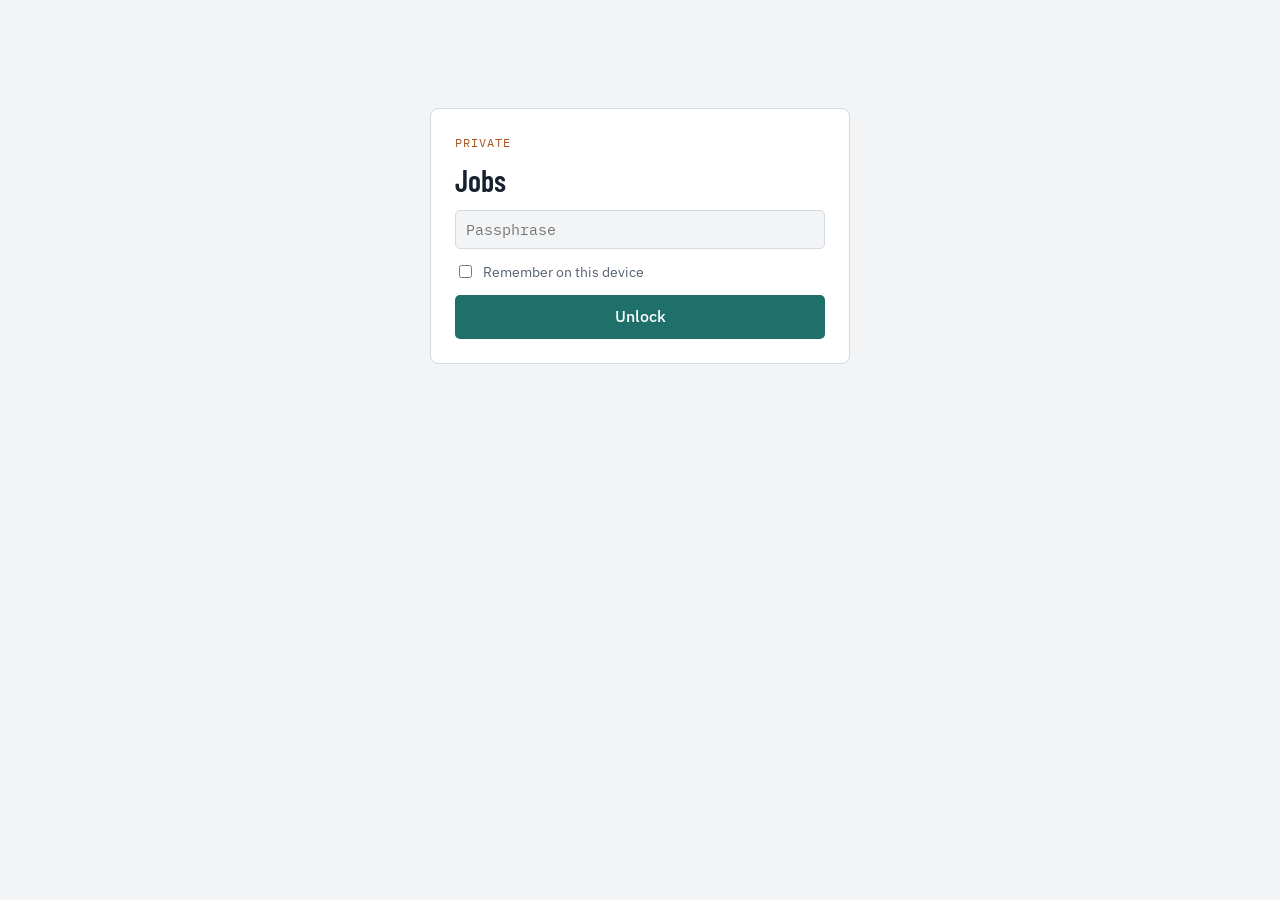
<file: jobs/index.html>
<!doctype html>
<html lang="en"><head><meta charset="utf-8">
<meta name="viewport" content="width=device-width,initial-scale=1,viewport-fit=cover">
<meta name="robots" content="noindex,nofollow,noarchive">
<title>Job Search</title>
<link rel="stylesheet" href="https://fonts.googleapis.com/css2?family=Barlow+Condensed:wght@500;600&family=IBM+Plex+Sans:wght@400;500;600&family=IBM+Plex+Mono:wght@400;500&display=swap">
<style>
:root{--bg:#F2F4F6;--surface:#FFFFFF;--soft:#E8ECF0;--ink:#18212F;--muted:#556170;--line:#D4DAE1;--copper:#A8541F;--copper-soft:#F4E4D8;--teal:#1F6F6B;--teal-soft:#DCEDEB;--done:#2F7D4F;--done-soft:#DDEFE3;
 --display:"Barlow Condensed","Arial Narrow",Arial,sans-serif;--body:"IBM Plex Sans",-apple-system,"Segoe UI",Roboto,Arial,sans-serif;--mono:"IBM Plex Mono",ui-monospace,Menlo,monospace;color-scheme:light}
@media (prefers-color-scheme:dark){:root{--bg:#0F141A;--surface:#161D25;--soft:#1C2530;--ink:#E3E8EE;--muted:#97A3B1;--line:#2A3440;--copper:#E48A4E;--copper-soft:#3A2618;--teal:#55B8B0;--teal-soft:#16302E;--done:#5CC08A;--done-soft:#17301F;color-scheme:dark}}
*{box-sizing:border-box}[hidden]{display:none!important}
body{margin:0;background:var(--bg);color:var(--ink);font:16px/1.6 var(--body);padding:env(safe-area-inset-top,0px) max(16px,env(safe-area-inset-right,0px)) env(safe-area-inset-bottom,0px) max(16px,env(safe-area-inset-left,0px))}
main{max-width:860px;margin:0 auto;padding-block:28px 72px;display:flex;flex-direction:column;gap:36px}
h1,h2,h3,h4{font-family:var(--display);font-weight:600;line-height:1.12;margin:0;text-wrap:balance}
h1{font-size:clamp(36px,7vw,52px)}h2{font-size:30px}h3{font-size:22px}h4{font-size:18px}
p,ul,ol,dl{margin:0}ul,ol{padding-left:22px;display:flex;flex-direction:column;gap:6px}
a{color:var(--teal)}
.eyebrow{font-family:var(--mono);font-size:12px;letter-spacing:.08em;text-transform:uppercase;color:var(--copper)}
.top{display:flex;flex-direction:column;gap:12px}.lede{color:var(--muted);max-width:66ch}
.ivnav{display:flex;flex-wrap:wrap;gap:8px;margin-top:4px}
.ivnav a{display:flex;flex-direction:column;padding:8px 12px;border:1px solid var(--line);border-radius:6px;background:var(--surface);text-decoration:none;color:var(--ink);min-width:0}
.ivnav a span{font-size:12.5px;color:var(--muted)}
.iv{background:var(--surface);border:1px solid var(--line);border-radius:8px;padding:22px;display:flex;flex-direction:column;gap:22px;scroll-margin-top:16px;min-width:0}
.iv-head{display:flex;gap:12px;justify-content:space-between;align-items:flex-start;border-bottom:2px solid var(--ink);padding-bottom:12px}
.head-r{display:flex;flex-direction:column;align-items:flex-end;gap:8px}
.drop{font:inherit;font-size:13px;padding:5px 10px;border:1px solid var(--line);border-radius:4px;background:var(--surface);color:var(--muted);cursor:pointer;white-space:nowrap}
.drop:hover{border-color:var(--copper);color:var(--copper)}
.confirm{display:flex;flex-wrap:wrap;gap:8px;align-items:center;justify-content:flex-end;font-size:13.5px;max-width:320px;text-align:right}
.confirm button{font:inherit;font-size:13px;padding:5px 10px;border-radius:4px;border:1px solid var(--line);background:var(--surface);color:var(--ink);cursor:pointer}
.confirm button.yes{background:var(--copper);border-color:var(--copper);color:var(--surface)}
.byyou{display:flex;flex-direction:column;gap:8px}.byyou div{display:flex;gap:12px;justify-content:space-between;align-items:center;padding:10px 12px;background:var(--surface);border:1px solid var(--line);border-radius:6px}
.byyou button{font:inherit;font-size:13px;padding:4px 10px;border:1px solid var(--line);border-radius:4px;background:var(--bg);color:var(--ink);cursor:pointer}
.pill{font-family:var(--mono);font-size:11.5px;letter-spacing:.05em;text-transform:uppercase;padding:4px 9px;border-radius:3px;white-space:nowrap}
.pill.upcoming{background:var(--copper-soft);color:var(--copper)}.pill.waiting{background:var(--teal-soft);color:var(--teal)}.pill.dormant{background:var(--soft);color:var(--muted)}
.facts{display:grid;grid-template-columns:1fr 1fr;gap:12px 20px}.facts dt{font-family:var(--mono);font-size:11.5px;text-transform:uppercase;letter-spacing:.06em;color:var(--muted)}.facts dd{margin:0}
section{display:flex;flex-direction:column;gap:10px;min-width:0}
.why{background:var(--teal-soft);border-radius:6px;padding:12px 14px;max-width:75ch}
.watch{display:grid;gap:10px}.watch div{border-left:3px solid var(--copper);padding:4px 0 4px 12px}.watch p{color:var(--ink);margin-top:2px}
.qa{display:flex;flex-direction:column;border:1px solid var(--line);border-radius:6px}
.qa details{border-bottom:1px solid var(--line);padding:11px 14px}.qa details:last-child{border-bottom:0}
summary{cursor:pointer;font-weight:500}.ans{margin-top:8px;padding-left:12px;border-left:3px solid var(--teal);white-space:pre-line;max-width:75ch}
.hint{color:var(--muted);font-size:14px}
.jd{display:flex;flex-direction:column;gap:10px}.jd-sec{margin-top:8px;color:var(--copper)}
.jd-row{display:flex;flex-direction:column;gap:6px;padding:12px 14px;background:var(--bg);border-radius:6px}
.jd-line{font-size:14.5px;color:var(--muted)}.jd-line::before{content:"JD  ";font-family:var(--mono);font-size:11px;color:var(--copper)}
.jd-ans{max-width:75ch}.jd-ans::before{content:"YOU  ";font-family:var(--mono);font-size:11px;color:var(--teal)}
.closed table{border-collapse:collapse;width:100%;font-size:14.5px;background:var(--surface)}.closed th,.closed td{text-align:left;padding:8px 10px;border:1px solid var(--line);vertical-align:top}
.closed th{font-family:var(--mono);font-size:12px;font-weight:500;color:var(--muted)}.scroll{overflow-x:auto}
.stats{display:grid;grid-template-columns:repeat(4,1fr);gap:1px;background:var(--line);border:1px solid var(--line);border-radius:6px;overflow:hidden}
.stats div{background:var(--surface);padding:10px 12px}.stats b{display:block;font-family:var(--display);font-size:28px;font-weight:600}.stats span{font-size:12px;color:var(--muted)}
.num{font-family:var(--mono);font-size:13px;white-space:nowrap}.soon{font-family:var(--mono);font-size:11px;color:var(--copper);margin-left:6px}
.lock{max-width:420px;margin:12vh auto 0;background:var(--surface);border:1px solid var(--line);border-radius:8px;padding:24px;display:flex;flex-direction:column;gap:12px}
.lock input[type=password]{font:15px var(--mono);padding:9px 10px;border:1px solid var(--line);border-radius:5px;background:var(--bg);color:var(--ink);width:100%}
.lock button{font:inherit;font-weight:500;padding:9px 14px;border:0;border-radius:5px;background:var(--teal);color:var(--surface);cursor:pointer}
.lock label{display:flex;gap:8px;align-items:center;font-size:14px;color:var(--muted)}.err{color:var(--copper);font-size:14px}
@media (max-width:640px){.iv-head{flex-direction:column}.head-r{align-items:flex-start}.confirm{justify-content:flex-start;text-align:left}.stats{grid-template-columns:1fr 1fr}.facts{grid-template-columns:1fr}.iv{padding:16px}}
</style></head><body>
<form class="lock" id="lock"><div class="eyebrow">Private</div><h2>Jobs</h2>
<input type="password" id="pw" placeholder="Passphrase" autocomplete="current-password" aria-label="Passphrase">
<label><input type="checkbox" id="keep"> Remember on this device</label>
<button type="submit">Unlock</button><p class="err" id="err" hidden>That passphrase did not work.</p></form>
<main id="out" hidden></main>
<script>
const BLOB={"s":"kwjAjR2HP5HmWYDbaYIuEg==","i":"PHnt8coX3cPoY8gv","c":"2axE37cpLiNqwrUO7lIuIWJk81d+L1qw9LMv1Vjluc6pJwtPktfpN6LpxC2lJ9+gnHyDZgrxAzx/XAit3367z3dkmspVM8KXOBSSgHBpG/jreYsjmRqGYymAptR1lIMawpwMeIpSwGWMCccJksgkjfgUz+0HagIOEM/FOJ3OD/xv2sdyi4VBfAJX5/VnVsRQi2iuf7iI3AVJ7IHJmM74HXw9b6qEiDFv9myK9P9mcjCtoeNqM1UhFy7J1jOzW+2eqRUWj8UiIMnW72g4GA1DQ9esjxtdX2pcnI/m76KTI+FahK2DzoQRj7+2k5i6F2EhKDgQzvpSeKVr47erqT7eCDSa6C1EwizyfUV+dVJ3fItUSOLc44p4RZ293KnPykeEMBbRYRFvo5sTM8wo15v8vRwcM65FNBSf/X+HWXFTJA8ICDPFlNieOzYa53KSBKKlp59Is+ER/js/tGVDvhcV83KrjEikfgMkuA36SODefaSrebuMtf812jEaPiQG86InYcuTm+x8TevhrJ21/04tgcTnc8S7X0jCjWJcDlQYzOs13OSUWTUHMxgqeizJSiPcS3Sq6FshLqCiZMta1nzy64946h9O1FxHjDwoxX2Se1aGd+FuKzMOfeXy+RUQYNRbZ7uOFf79CL8f7ukyNuq33rpNVp/Gq2X2Mv5q/[base64]/PNOnfiT8mWyQbei8AUUa+nGYhkh+Qsuzo/EnDXUpwFSbqn4nlyBeQB0tUfSYd0xZwvrI6bxmUteyP3m6IaSFimSkYYKGixv4YDmigPfLGfqhMVgygqwAjFtfDbkLIktwvgAREdksLtzygWnXjU4uTvK6Wwmz+Iqay6bS2svFKQGwR+9P/1n7+M5UunwbLtVBe0p6ERg3Yo52nU2J+P/i4s9UN7+Hz6kub95INRm+J85bsHNnemua4gvo4XOcFJWjbOsEcKtxZV1HqGzopi3s4lRdhPq2T9Gl5Z5Z0LYy/LOhqSop8cpeFXyL9C6bxYpg1K/[base64]/VYJ+GkVivuNVXi3I42Y1QW1LzQfJn8n3bJTqjg9Y8zigljFho6HzwhbGO+bgZ5t0VahPl3r4jzbn/eH+O/lCVO4wf9tiemhGXwiYRxQ4GuQ0VGk4o8SQn1wtufCO/B0vhcaWJcrz9WpzMp801foOHS2sACs7gsjW5AdzR1Nv0UaBIYJy/lFH6WiVpAit82jrst0ZrDHZ9aSlxOHOwMY2tmOscodog4LK/8AcSHCZSZGh/0GDlAioZ8rshna/aHtn6z9wc65XnfK0rOl+1fAqZQuceksMSsblCvb8ZpVm6gBN/tLvNEYOPK0GtKq1dOcGjB7D3SIIoa9dDAgpjLsOdItFTM26fNQcREpinuVUpCatCnDnEpbifHGbfCsgmchVFvxkPl6knXmquU21LMYZD73Ft2g0cNX/gRgg1CFHHX62fu713VbM0Wx+zbwf0aC2pXzML62oNqLkDS/mgJq1gty/PPcQ4AVEj6FHifZuvclxeVvP12CuUsZZNO+EyU4AvEdB2+jz8RFX1AKMLMfsw07zmXyA01MpO4WMGTDnj3PaWVobk7kU2eW+Ag/tBt2TEfKtZ+JY0zY8tADrtxoELqj6fQNpTaiHRj57z/XJdg/fyMSt3plV4LIjHq3G5CUIHW7/bhgsyHqQhIeXedwpkxHHlEScZIyQnLJJBsHWHXuuNwKuDZz1fqMpZ/vpeRi0AJdC8PQAbkbhc4JGTq6Ed1RqPwsiuZns28Ise+kOq5vUOxOgJh36aIm+iSnjkO6FyaeDDCTaH+07gSwwxnEpwtkS5pfZ3elbSgr0+6QVajxBBTKjUGyFPFS7MMq+oIMmKGlr05ez1EyNgRf2aXVKwL3od7Fo5CnKUMfV3f8fKLpRjmm2x2NWUCLlapKxpd7/34TtneY7MJ9Uj+BngFUyFm4g46oiDxGg9osxokHrhofX87UKzW96DsmREjVS9SgBeM1hbL6fdZzjJerlOwSQL9qT/vR70VVK+NuPzyrKhnZqLJ8jLtrBjV3xCdwLh0NbJQAC3Sv7p82OlbfE9aIVZ1oj8QhGhXTJBQPxbGuJScTYjAWEqUWLml1Sr46tyBtntX0l81mebkENYuIiQ0A6hpywWmJnZb9LhEc8/5z/sjS5f1xmbGe2l8ZTx+pM2wkDj7C2M8joafgIDhtS/ekpsixJ2LlQWcVQPVoJIqmwNuVVobqQ1yl0HDh0Of74xNj14uBsAQ1vl42ihTp95OvQHKZkaoXKIsiw45ojs9XapZCaxE+kseQ8bmbaGfwlxJVJ9p/7JDfFkaEdoeUI16bGAVGWzwI7ku+ab4Iux+SmlyES9pcaBKPfH8GfUgFEW3+aiatgWS+FbvRat5yWZgsyV8ZmpBPrtiMA7mbJlkGv03R5QbgXVqSQxbRViIePccTKJSNes1TKc3EdFgIEvPGOXrejwxXztSgREnwbfU+I03goUKFCVUgj/Vb9fPDUqevirGKHQDQPNNLeWT3t+8+OdYDt66VKB++/J6z34WF0qe7OoKvUC92tD6y6VMZAZ3GdWbgYyIItYz8CWePLZTTTCx2OQbDb1NEoJ3hSrBsg4mKK6k8PXC7A4zDlfWsoL9lhcaQqjYGPlw+a4KVW6BlZqcAxQx/FExiaLqJPH06/8qaThZN+fYMTNsW1pW0Qh4dV1EXrT7AnbQclYnP1+u/0Wf8oEY7XZ/LHa+OdQUDviw6wo4VrU1jnavIvuSIHzgqF0ALoQF2USZMb724mGlp+FU2I417psTWISJdhpZLQmW08dyOB6gqywveiMMDHaj9sw/uo/de36mEaHSl480EuLKz9g0xIQrJ27pH1dSkrSJFClBJ+qdZLUrClDLSE0v+mn42PyolMw071p6H2QP/eveEk9KeDyvq2ZexnmLuzkxLKG4fRo1qXvoiH7gEr/Sp5kkfUM8hmpTJmqOFsv8fFvM4Oqvcy6cmsRBtBtPMJ7yqz1jhngt2Bge9OOZJ/FyDTuGaa607flzKxTgs2vh636g6p9SBBsULCX2Sa0R0kQAvQIFYO8XviALOQ+q2XI7Gh3EOizdwyV0vBV397sNcfvgdpGNPwlQl6HZot+5xrygp4imfcYaEXyeZlJpUGal5o5bo0mZLzBmM58iVBcZoqshRx6Nw/xmUNl7hVBMbOorc39lja51nlLKQhPy+sv4m4ZIs0irS1vciyfB2DX6E/Zhg5CsZ12YJRHag/2M9qXUmN/uvCxd76YmIIHD1AVHxPp5RN34g0zGAZM57wGFXIhJRccPT8ZJ1j5Vz3mQkEnss3WsBCNkkYmtndJ70FiAWT18FgGHB4P+v4Zh9gCyH27XxCdGXEwXrY7RJNf4G/Zm2H/KDowL+MRLBzGGy38/UtkgBoQ3j+OA8xVw9mHEKQe5ufh3QG8ltTUUuI+GUkT6qI1ygkt598OiuDz3w1i+BJ5dqIX8XOMTYIcN6krLvpWK5o17lN6va6O8B5qLe/OZOsJyUizx8GYdsDK44tyyIGNyI9f48U6QQcTKpa2kOrwtpGCVeIQJ1hZ8Z7WBIPObhcJxjE6Wd4KTXNdUoozdm5iGoFTej1Cb+LS4QCl3UpOHi4JHXF12ntFQcR2Q0276fzq8Pns8aCoGA6hFJkF0F6NkpkDb/le6J32XseC1STci1TtddPwl52sG+Zc3OnlsBGTK1PpAiWXgEAX+Pd0yMD1myHaFVO06xuKLiu7C3daQheR5M2UNHE+sHEuPguJXHhYYGbZ/wSNJH3ck+sevAlueCuktfFA8xpteIZ2sm7YGBqahpKu1ngL+8gBMJI/aNnN7lwPNKbaBzcw0aAYEmTowtGweuvJqQkRllvpK0NvEB5SsEDBDDyi2aqtk4gsSg+F/l0Rrw25u2JtAmeJMuQpt61/yQdLrARa2c1t3Wfyg7xPXB/Qa3dgBd7O3wOKZlCsAD/6FSIXRMMRnOoNvGbR+fr3GgDd2xmF13VUegRR/FbtMgKyqgp2kKyZTRToHP4bH+zli4pyHT7NZf1TzNMdEERSYvUckQHHOpgcX50OXfBJb2FAogHrfLperYIJwScPYDYKfCnQqiQxytRCuMNMuNoKglcu8Vo5e/iMYNTKoCsTRYEoGWQ7W71U3V+vb8/iycgJVIxCooExTPjyJXbYgJ7IuH5U3cCOTR472vkf2BYmiFrJFDspRXGugLxI+RzJ6gnyEvy52JK7mvOL1MSI3EzMgtQcBZ3kozYfjwiCpRQIdrRNGudQSJHe6mjSxB9H7rWUsJwGQaOWsSKxdS/veI8QKJd9MiRpZpZyXcnJWpRE/2GR9OBOjg6ncScC0zm6bJDmWtilldfgGdBY4yLa36G9vIn7INhuQC2kyAKaRSZec02iR3eNdqBv7yiMjw6lN0srHZQqIMwwAzTr3v/[base64]/XSBMwhrqUQvC0NGFwk7Hd6l4GdmucCum6apTEwNzywmZxloik5WfOqVFduuCepsWiP5qG347QyUbRC9G+DPjmdCNca3WWbHWHvW/NkTJAhPh5sifSjvvQySBspIjfEU/E5WWQH/gybuaojyWJk4F5t+190ODF9aEP+2fDNs5ARAMtkhrFjSLIOhZYO20cZ3NrL9cXWGyEI6smdkwgByZ/H/N2A2ejxKdhigp/HzU1G47PCQKmNfwmvecQ7/IfDaGXJrGoy4QK1mjpfPTVtXZX3A20K0wwA7XaLVu8iU9WJaRBp7W38Po55D/P0VMO8kzVrpTjkRMR/Ts64bVjhoM5Cx87lzDF5XJ0sxQCHSlsGMiUhOgkrh3YVmNspygKh6s+9JnrRQyyUhJL/WPrnwqk48HZ6d39VxgDBzhKyOihJm8J1rdwsVIrr0uHmrm1SrzvxfSflOuAp91gKiV0GK+N0aKeQozRq478sVNTX5fffol0016T/VM1hG8IFytvdJzrbybPQC2OLQRvH9PWeF4JTnjsoOo722TsFs7ROYsNeniuDyKh7Oj8sIfIkz9/rX9yA/Jb/soCZc1Bmitlzwbt37U7Ozk8BPyB0Dzu+cO1WDibpVHMChPm+yJpjupFzfZsLoI7gAXH0JNyXzPtYBtRWfvw/yUKq49ncDA7V7YfRBWh4banz2J4n8cREmJXNp6K1O9Ece/24xCmeLdbQriYPg07l4vz0Qxhpo/3Kdm5wrWJ3Rm1hvIbn/xkASjfKZ8D+1yoolDpKUoDvjY2KcIAD36qdkpdRw2MvLIKatnDKPc9H1I+0tauiq8CCzHGvjEO3yfBA5qhd3up7QAFjuODRCooE4IUNY8SWy/NEiabr+oLcJS1zzbzU2YEqMgkmi1g0xjp2iUlZuo9KbDzvF808cgPGfkyZ9mR16ptzr/LtGcblIEH55XIOBKaXpjToLpHGVahd+B4SOg9ftI0oF52JXgDIRVIH7yvx8RXYO6L45PEgMcyTz+EuRaQTGb5pi4tSEArjU2rxaIAxPMQuvMh+JBJyEcEOjBekc6NvrPbYiydDWaDIyH7dWVgAsfFgqDunBT7eZvHWHa4EAf4rl2u15wb/dhdrLGKO2ATaIHecrGRxE9dW5FfbqJl30WvW1JWfMFCTUPRv71aIBS8Lqphjh/[base64]/USnoTEwtrZbwoAPjtk1DSV492pxlcqrtlSOATxrRPDIzs4wpLzTBLqbi8RYgdV51FTZy1QWEWG+6/Ws1UombQAR3CruzbDbtnMNNSJghzT7rEpOgBuP6gBik98VqohNqSIX/zWdRWbwG0ry0JLnhC58J8l+0R9sdAAqtsnkstwq0zOg1LChFTD6zvAfr3WjP1/14hpnql5X/mxqDagnfqSMjeLYXCCjvhi22NpWdOxTVSyLTZlp3w+zGaIRbEF1j5PUNPObRfULAC75UtYuVuie+i9hOMPcFER6XjNgzWJMyhRS5ECzY61DfUtDw9dnaXjHVMx171jvDO94I/sD7bpuyAUcDkG10wyUithD82LMSVuT79zrOV2z870foSaYhCQ/9sg0XHUzBPS6THO+l36l/79O+quoqo9OU9qG39f/jecKPKKyTfAAam/KKIxCIiqm/b8YPPVfPf25lUQUUEyRlyzMwZFZ+D5yNhDq3cE2uZfg/kjnpRY/mOIeNhaauaKokDgqcbOwf9RcOV1PsfGD3cmWkIEWXjze5scVcMKSd+YU4415qMxaHFJ0iLpqljSVf6i4RiL0SxZlWJ6gPxJ77ZUiLYcBxZHs+fhRtDur39zj6GvTYT7/e/ZoN9+5lbyE+xIpAd2TSKchyKKxgocuA9Fy15d6p/jWsGkVnf13Y4V2QSjFqNre/[base64]/[base64]/eK/S3VGIdII2LtAI9ClJOW7XRSSOHqZRWIy41nfSyLboi97xf6TOH+4yDsvbpkzgifvx4/+ybDx1Krj1IkDS7QOrr527lfIsWC0zOP1DmFSaYoEGC3XhFTjjitzvKZ6m5/BxICGwA+2NfC2JaSlO7ItM+VeeriukzGo7JzE4P8aCz13lHhWUG99r03ACUUZ0vTwSelFbbh0VHfV0qrdLf2yXT466OkOwlxmSpF7CeB5c6RkC+WEcSNX4a70iAb86tIxXq68XNnMaITujJ/bxleWDHRTFYnhZEE0Nh30Du9O/odjYwRVzld0hNGA+AFvIeH+n7ATk6m/qMJcZex0bGYc8HfLeRJP1TQ4bJfs85q3RN8Whthqx7RwBooabiVXaNA562d0o2PsXGLO7tljpKUtC/Eyn2XVhSgQxCdrvx6PWLMeAALjJi7Y5CMyItYZZoCjG7oSX86w+7uE6hEncCey2qpB92wykSXEor3AnN+/tqeNNlN7vJQxyD4dCsmXa0PrX8qyoSohEFtk/k21acrvSB9vu66kzDGZyBiTDHpHrbD+kbZSdFjcSVMwCoGrg3oKAtF/vyxb/3ge3kM9Q2nG0jC0XoTB37Dqrns6LB/Kzd84BcEdgmfXN3R1IwtLe+RTmdlemO5gf4JXrYWrGsXv1f74RdllVCtugYf4GGCcIzgYZMDmerUN8gzguPPmCJGzvtiMAUNIyM8PRztQbAvNLpPIgdNyc29UVJDaqND9OwOTZp/YAxQUjPQibGKooVfyTr/zT6IQFt/RThf4WAXL4uh1bPvwPYvhwYr2c0s3iVCEq483mp3r2eIxVqgLd6khzjr8wj5bMplPdt7wXKBN0ixLngpWf64gbDfrWqitmHmeigjXzf+QU+8MGXzPx2ZWv/XZfTWnqUnKQWcKNR+IqiITaHkwPOokYKIVDxwn9jDgCx35Gi6EEqE7r+CcxVt58RmjW8Nva4MNN2imQiC3NMLimfXTmICMHyAe7CVQ1zdj9tmi1B/+8bNsK0wNBShPM9ZkyQIju/iJWL4Re9loo99c2vMZYoyX46qsSjH7WtjSPM3lkEUkyrXtmMnfuK/9cdRehNai5MJ6AvSuOwWzafkT+L8S+1kQzPSLO/84a0tZjuJ7ldmbJPS5iocbwN+AC1GIo9eW6Kk2WJ2BAG50DbzVtyaYegWcEu88ab9GoOI2wPApnbBEStWYbg78x9o85HoqQ4G/egm4ECNLilUr26tCye27CG1N3r/s5JQpR4sT3jqwQdqKFpIZPeHi8aNBcrpslmboOlMbxIn3wSxVGJpl2FUpK9kT9yp7/1Q0Tgg//5pc7VpAQpJuvIx9vVSn5F1SHcom8p4u0y6DrbvspewxZLhJhEkcam0WzBrY9KMQy8qp7AicA6jKdWGNlRiKJUbvNNckN8lVQpwuxl7I+iu6dPh4AdGiVLnbpzIZFqScrYuyUfOSMsNJP9eUlT/VUXkvLnu8n6b14w7bbuCdwTOLK2P2UNl2WYaWMwXvljFCIL0luT4eOxHacUFWBqvaAoxDSHuq677U4T0uoOUenE9jRAuBVMU5IQhYgG7LQn+nZTJa1U6JtAkRK+NwHGU9Y4VCBoKBo7J+6qbqCTcSRQtIDKegd07Z0H+21yuG6W+rzB3HIxtF01s7Sakedt/B7dLhkZTJ3yDqLHlMHHMVHcicer3iAwWnogKYy79WjVbyXNsL97oDdjlkUkJGSobLB+n/Z6lJGMHJxQnHxgTQTkP609N8Z6Tf2wnAL+8mOF9bz5R2//2/qhj2uI3p6TqibL2tmbadtk3RW0EPk/vANzb7G/tka+G9xneSz/lQgekvi/V6UoHiim7IgAwgKMYJQWtJ4w7WwhSttcGVqfE11Vlp6mj8GZntHJZtT/Fd+1hCeUKzk9WApVFQXMzr7Y76krYr7fRTPqL8Vb3UpVwzQ4C0XFGQasp2GkcWbQDdz9rDu/WuLtHelXU4Cv6xn7qKz84lgQLpdKB7U8TMh740EJREoRF78EdFC3kCR7Ez3aprXORPhy/suTvjj+8vQC3tv2Z7xQCT9FnrnwkxwYfS/mtP+ymYZOa6RiukAtfqjEIHlU3EBOkh28gSbUJsZo7S4ZWhg9RBSlk7eELuobHdzjfllqjbNXB0Uj1i90bn5gR8xz4g1pYnbWQBN/B7vreicUJGGa/ynBWb7m7RlqQuP6lrNajt1CRRmujMY1VP9BZDoFbe2AqK+8rIJdC/8FHqHt4pE2/tDTh5snpT6tQXYJuWggAXtDzeDT7XjOnMPV1VHUxM5osQYtU7KPq+xGGoC8hWk4ezbpkntVkZ5uFM8nwiuGSeJHHuqips21HM/yOLPdHmIHeQaHOFn8csY0oHGcrCa5RMJnMVhZZsO7SE16IY5G8/CQmz0SppiWghlkUAkCy7yECUCNwmcImMqSwwibOYz9zQzovC86iLOwqF2PILzC0Mi0CXyhOJyc4ZjRadcU1j8LU3cqioq9EpjvpLGeUGX/S+2V/1FiBBaJ5ugQavS+znmJu6iq4uw5l/TS/IKoMPLy9DrqRKmvk51R6FdXU29/qgIQ4/[base64]/S6s9h88CCjSfGClzZo+vz6bbi21AnCM/GNxmHSQ0FvqT0cVMnce/1Jm5Rtmq90+fJ1ZgBhpOybVZ/v39N+2ewg3AJflr1pZKIze3qnSR71+/3nnnxBCXatN3LJ5bDfZGAm8oOWgXJpKBpSr3m0BcEl8jhxhn3dZZzE+L9VTXudYlA6KhgT4/SBpCEuFqODriQDqLzgKiXabbgmt926ucuCYjPrcf1hUmKxlP87RwTbxlCrGVDrCAZcpvetqBQ6FN/dLw8rlxxZ+8G0hDa0XOxOb6L5tP2s0rP92y3mEX/CMGlKefzENYFMt6Tc1K0AC2dbqRMWaITqu1FoYGObkJnpydPK2cg8cj4iOw9HpI+i3i80GdzkV2hwJRikLpsoa+ZIb2ZgPtTScNYK7N5hLCP5u9WUySiXfIj8VC+t2YkUeGSypZ3t4Y4NOzF70Ugw7LrTmWj56n/Ayt9VAoQ3+z+ptOOefkqp7l9wyIDu2DDXwRHnNYc8SCMaHqFLh8hA4tvwSn34FN/bmjy7smZ/BozHVwa/WkVVx6VljekDTyi+dUeSqv9wywVU0ugPws3WOBpz9G13iXyNFq61L2qUCthPgrJtAKuqVhGfWnHiMK4Imsgt9HsMwPQxOrBOtmtcJaR0Aw10pHgoBSHVO6RXgVkkFHyE8GWDDK25mfIrWCaioDCyv8I5TWdKMfh0j/DjRTSWsYjv5kpApDGRTqjENpb/HIt29XefHtCiyzRimRgaM5ziyk0x+628fn+goqP+fzVzzlmDT6mID1dlxxpuzwQWjj1ZNlnXC6iJXfzB7/zIWPxHpkDQ6EENsv18MNOB3IZx4BFbG0/D/HdXo4wyq4P8KQ9zeHbXamseLsFbMjudc5sWLMBoxu1nDlgcpHbS8y9DVxoGmvtxVEXbpXbAajXKS/fRNz9QRm1zeze+uiuUTXC462mlbEL/coNX8mgfXx/djFdWo0WUd+waTVWlM3B4eMCorWGp5inVjvqcE/hdZTK/X+ht6FZjSVzXtXu2QBN9NfG1niUiLMwKcOPctNIIzBRlsXjyyEMupPCNMuURchIIR5EGHP/JmmgZ2Qw0XX5JB9h3uOfkMQIuxPHcyzmMUJfR0DVbgvFvcNepaioreBVfBIljNkJHPxEiRuKzBU5RhbYVL0iRSRNxlUY3rO1UhRynHXnVnB+/e7znAAklNeu6pX77CXT5Kg2zdUXa3fTAIiq3nnU+goUtL3/dj1aQ+jNRxBdMEZzkRybgiJ5NfdmkPc3zd1kdEjBAFtEdM6/[base64]/G09aKioTkLka12f4zBflygL2FNPgREyJD4jl5CMcJdh8WUhv7zLZgU9L3Ina/VKs3wDTN6grBiMTLXqGdu+8AdmjrjOiyft0Mvokmqt0EG9WQ8fPa4f0/[base64]/wb7bmYh9ohT+fdviot4sTZtkjl2PaHqXMOJ8DQ166V2toOd2QFH/KyJmTszv1Gh3wa/3TPnJ/d2y/iqkBAxhiKFQSBIwNwTTDEA5okRCg7T/gtNIxX99NLZ0KE1q/xUTBsKVp2OSfUkZmTVJxo69V0IPr+f5DbTsy9MAihriXl5mWprriDbK1Nn4/0xurLmIAYlz4ZmXlByQVkb8Yk9sKvA94DshKvMbwBTt+wSRcvco+uQgpBdEIPP17PJeq+rweFKbiCmz/la17LG7/9zcEwLC71XurvSwvqQ4DDJy5z1eEhvElUyKH9UmLa8/j8uO/bRf88c0+gy/vI5rfq634LiCNeA4OfSXiEjeLoivjGEJ2TJ/3tTDlgLiGOyDdFu2bz925WRAVcT02O1j82xIRsg6ES2dqt78wH4HLOvg9A1om1toJGXsJQfohpTm7unnMml+QM+85CgwW8gnShxvRohMxWbyYSWWecUE9xLe8rlL6EIkv1Y+eHa7h3j0VctCOxMn4WN6QBxo2Dlf9A7ctS8og3QhhnzYP2iX23QsO7/n52cOrM6gHts+FDweKtSQtrlz9T30mGOsKB3vJalKHlXzpM/JO1E+5T+l9+whhQAvR1taZXf89WxIu3dgD2qSAA/OWnLpdBV3uji5eZU7rOO3Lr+eSCKJmkhugv1g8rLroFSoVLR4PuKCDVFWLVKoL+nWpsK7ZU/4PYtI43xdhGkobvEjR+BIpDeJVxKOTA25zmM/[base64]/FplYLJ1xwYetJdP3f0UV3MVeuweZJXEey56Fy4MHPTwBZeJqA8/I41LrVv11po/[base64]/QqzUBrvlfkMNKQicZW7joPf45fPUu/Kl1jvjTKW5w+h9/UJraOKPX+S4DGRYxzcFsmn5hsz9D/GIGYpkDjAxsF++t9wydgSdcmw39I69yv0TlE7kJ/dXZdPUCz83BLqWoenW9t3II6v4zDD3/VqpdN3df+WvLYr8/g4ltGERZMOZ3P87qRitj5ERYXT1+1aFGpB9YkNYwhErWSPmf2Oj/1xeqqIGh4z/xAr048sYYYSTK2h66F4NRq0RobYockf3Aj0Kd4c0GRcpYtkyCz6OiKbl4zY81AQSlne7mnuEug/Fy/7A1SGc51lDWbcYPrV83Ciy8GNgcaPrxjLBFtSNmvFLKICESdVUUu2qIMeJLbxsF7Vn/sjBoTjqqwRoTBwHb2WKALuNPiXbW2S/5m88sCmMUBQxQWFq0zXLw6CCf4OOkFK+2zx/sNU5fwpq2Fo0Ug8QwBmzCLNX+6MlM04UgaFW7B8S7KfpVxatMkUXa7WDlMJwmiwDq7HhCM9akqTIn3/aGama/tZG0eHLflQkKv3W3M/IHhJIJ8V86v0ZLV678oxCkFPM8qjKx+ZwFif54MdEL/68NKJqbyJCbU5zWZg4Ocl2rRv55OSnm2JDCeQdl07pEpHte/[base64]/waxIba/DjORb1kDE02+FgEXGzFnqhHBiKM5xN/bwocpfqT4VG/PTssCeYHs7Qo79qTl7Fbg52USEGxGe8UVt/xdw0PfZE5DSI77W1jwPlMvaXCbedAcw4/7kqIzVFeswDFMcd61WGQ7L0gG4ZtwzhcQoNuta50USL79nRfnZ7pAtuXh0IYVsstxOAMJN3tcy6+QkPQbZJv/wJSq9VArL+iqe/ul/ApaR+rOJpKls8mkyMI7Nntyp+Cj+2pE3zmjXp/H1SYRcMl/DIYJf2gAXasnb6t380Iykuf45Yupj9iMJWR2wd0VLYSn/9BUe7mhKckf7idMku03j1BSzXroOWjmEiukmagmTgtHtn68jSNM8NCL4Agrr5Y99TxrDkaE4GNvIZUIhRmhDl/zc+Be4ew/DMDWAmJD6jYk+e8+Yy9ILKZ9LR7LKPviPHuFHK8GBHwXKjDtdIMDqg659ikQPydKnEi3sBaTW+h485IPgFJZZkXU5KLWpdRCxvesZAK/rETeItcwldo7mpTkLaHMYw/OqPeZm+d+qkiflXvt/GtrkTzqLv0T/PMhHtAsCXkWbuCc18IyfGVwL4v0sGwxcpRuTHeOxM3+tVpY5C6BzUtOHSozJ8H9Vrp3uYjDQ061zuqfu0RccBZVfJLTUK+89r0qry3Q/nb1T79+m/Ry362FJe1N+d7G1b73+BDioHqysqo44j7+qhsRc2J6w5/krcbE/grZpp2PfqahD6o3umsnWKCmDM0qO1r2nnxowZ19KJwH5hmKXOQjErQhyyENhck4b6Qjl2FCvrT5o3Lc9D780YLJq3Z2eyxEEL1p0KQdSxteVT1zAUGpSmuL7nXA8hEveJmcjqow6xTHRAIVDVVEDtfex5U2QcoVtfuk/l9UkPgU5VkVLTxbdkmgTLF8wGuVGeh6LNfPqx+OVeDupbKolHyzq18fs706Otza87l0t+L52D87bu3FxmfITVzf0WndzvTG0Vjy2xQLVgxU3qAtgkvN/czIJUJ/+zmpA27a07ezCYejdA48WIrdDngKYiAPyUVoyCRcuPGRK31WuJYd76tePYahZE4ABcrVSlBy1yqsCPjhDBj9shGAALHIvkbzwFRqYAuZYdTYAiJUxYjjcZgekTOIi17tZZJT91Ztr8uhE/bW+KiWM0rXbLBhlwfMbXr7tTYeNUXM3I1RCjDCZcOkppLdeZyWhBjerHnPUP2l+dKlYvNssyzbTgyaLsfRM4oW5XP6sF69lPpvMhGtR62cr6z5UuBrTBPrQTTyoQe3ApMGpkHpMtVhv32/5/cIxx+z0s9EMagwtgR0wixJ2bUAK1vZSY6vSUTN/5vdH/[base64]/8Jfo+MkpWtIGbHQkplYw0I7OPixTsZhIx20sqQPPa2mYqoc2yobkaLrzCD3d1qiO4OjwByEW1jEL1mStKsgkyNUSE+7jbBliMMmf0t3+VcHAVhtq/5raHQq4qxc7HhK9qLfhKQZ6ycw0xq1oI5LlqMXP/Y6GW2Z0jvckcjSga09XWfzSoT4ZIXWPMMtfRZlprG4bOrJqrenbsSAey2HSvUJHdhzcuzTCANkk9l9iC8IJb8U6z30FhoLkEpa3r6Io7bXXf1JibNXiuQT/X3THhMXIPoG49DYzGq1QMd/LPhrjLOK1PT/JJUTBH6bgFFpGekMjCtwcXyKQwOPDOplWgr2XX0OXrxhKzAFB0Zg57Ech3rxNritSG7p/0Syluo2soNEvnKqSPSBUydUnAwDo21InDhnq0VXlKDPVV3LfM0jHw+OXcweo1ZhiIkp4ovxn1P7/T0W/TwXiIpwtFdEUPPOAXD36LkA6a0ByvNqRoMhneGdr1MW2+beJgMtbn+AS3l0qjRDCV4dPxtKaRf6AqZB0wxSTUke664SPiXDRa5ddFyb2Z2JuWgs5N6om1NZrLnPeWAsUje3BpRXo8qQa/EYlaY7F46DAuuN0X4RCgSe2JPcNUBAQWxMLecKScW+bWLaPJiVltrNPaK9xdW/rI8YnFZGA+ElhZkpMnltHYVUBUaY8OQ/IKD5X7IjUhZ+0l5W0upQnEwhw1qRxsVXSx6lJ92M2iXZ8wzp9HtKqnoFkl21/sQb/lXTTJfDMlGH//cyc1EWKV6jBm2yx3PR8esiRpojhKakIJTUqDnPTeXCyC6KiPSYuQDB6gxanOtfO2cMDB1QQhbtdJhP0ZRkj+HsbZC0XwzEGVhwSyLUOkI42ocMjUpzqtggVgis3ppaWnK0Pge4C1TnjHBHgna4tSKtQE8cEQ505iD3yko9u6dxbkfBvwJdYl2Qta5kAl0L/Cdw15i6x8SqfeFuKpxsstWzFCuciDvK+8UmXlTHm4eXYdub00Cafl0Gj7IxhcTqTJUk/pIeJeDIOCfaokD4XAIYbzXosEP+dz8n6ERaJxB98bnUsOoZNNvhhYMCLuRBRkg0LWfqHONs9JasHjli28ayFPqT6H+DtayGOQhiHI9ZB0KOBq0m5yh93UlvXy/zL8eZQvjD79tOr/VB8QNUk/fejC/UODZK7PMf6pb03TQkMNBlF3RIQda1gmQaQ826/fTluDO6919i977H7f2CmM+zBLuPxnDYelc1mhenh4eMLywOQ/qzZX2TBzMM6cajaswKAtIv9lX3bFCN5p3dndVwQ26/FJQLdoOMuVo5mhhR2rVuQyET95iSSAgJMLoakNEHfd5K9fBDAKw/CxaFb8AXo+Q0E0LSom+gxSW/J/pIqm5U8gR3HXKfIja9SsoSvuhdRGSdNJFA9EMIi5VH08mAFfoEHReeyj/fBAmIz7N75erMpLZ0tbFGKgyan05kBNc6XaHmEEDiqHlRVFsK1HDkAyepd4KtmJmNqVPWb8YCF1VnfhmXaPz1UU2bMr+DdFwICNyevO+6EECbmXR6RZq1ZCQIW1aSs+6gLhJ2883usRtFMKFb/ZotJikmZIm93Dt0iJ3UskTmP/oia1P7AbzZmFPPnBFTC0697W/A+HqGb+G/qoMzCEjCEapH/R3PLqIZ+5wU/FuSe9N1UbvqEsiKOQZMf10m/44dI1tSkesBijvgsV+1+fApk1rxqNM88O+uoVRVTv+VqBKIS3a5yk7beLS8C1iZuNLao5xK0GhmSoUlBddEZ7KLgrRJKmmA/ivGcPJBPe5MG1ZkVtV/[base64]/LVesCTv1nrRWa2WDtqkVbTPpvDjSNAEvkk6GvCEy9D6Ds2c9AWZsvztAGThQjnTMp1C0ci5IsC6S/r6EJlgXolBbUVMRd6fTWwJjClfHAtljLR+0p8CESjv0l+65IpKuIvLuao+wD3IGizTFzCRxnV38mhIU8Db8SuWRkom/buYokRTyLqeq1Lw1zZqZ7TlBYeVS9qhbuwj8fknLMp7CLODOBPNlydrQ9XRPmqellRotURr3r7W3KtHeEUuQCbkDIrwzp372RqHfLfNLVRmAGryYYmYw/i7WpahxPpsPwEjHB1HrPLe3qyh1I66C4IG8MQZb462xtDs1amhl3IJTuxkTaNGCGAs+6MhsjOVZfQA3eVwYZtVzCcex+/73hFdo83z6HMFlOuxB+B+6QsSMH4WHpRUB9aObm4UF6NCO06+nLWBSm8BKxakdjQrsreQMb0ID+/T76KND5hvMcqWj6J/Z5m0l9t+yTycFEmF17tqLao6jNX4fp1ptXWdob8w05za3VpXarvrs/qYXtGLWC/+23a+JpnsozJ9ptqJyCcR2LjSptsZO9xw4FZyH/TXlmW1rbsMTAFdRI83b55YDZq/wiE+uA49WyFGnlP6ZG1yThDU+aJ+jQbe5J4XwBalHY78aNtDu2M0kJFOaHxnbUCq0v5EMgam/saJTcLLnOeJM2ilVJ+1tZSItiJord04+oiTCf0QboGA1FxgbUiS0XmJKPtuZjQ6Sp3rxd67Hz/YyB9GZ0s+eXJN6jFi0CvqUwtwiIslKTXNqmWyTOqGeIp830NWgG/XwJJkPJBkO0DcD/m69eo8DX7bpOQULLvE7oAdfejOsKrb6eY1yjJ4PD6MVZUfYBbJeRFcI17VV9x1r4Cn+wvKGJfF2fGehMy52Nab3Qaum7xNsdVIe3HbXP8U/BWmOaPNTIvNFGpBxm8P6kUw0ZqSWUxRmjqCctBF0m48BoNXvYiODps9eCvEyqK91z4gF0vE8Wu0IOt3Wlva28tIZiFE/m9knitPpkKxOJNszKCS2BFUHobLnombkEYQge3W2SzjZZAAQTsljN+K/[base64]/yf/ph68j2K+joB+nb41Ic/Hxz3ncrlM9ysNKvDb1/LNqSl3DmnR3Gfc6oyrFabv/QosLd+loCXVngTHO/nIbecoRXnsQRbTHaysoBuau3lGD0VdzGCe1LFP4T8zSZNpcWaodLAk7mSGMKBxBd8Rbvj6GSUS/rDvdi41yGvp9XllKFGUJD0JA41ceWGmX8zUTbQB8RrlpvHxP102FhjQkCxH/baJNYwkZU9Z4u7fplZsddNOSbFYjUqdhBKeNHo5Pmc2mqx5ZwrFDbjZuNyVHT8qrIsZT60AnCX31y7rU0FFGQIuO5599QfKce83bMlYbjbV+N8GrjUkM/9O4Fhz+X/3SkXCoEjVUPcTBYjNWW26ThPHHcXV9P1x5PadsUs/0g/cINLe/3vuKfeGkNvsOYgNskToGlxGWAcixosGS0HGSFNKVW0R0pmcmcleKYmU64hcg5ssPcxi7Fi1630M0To6RtC4qdZLra9mhkAkB26AUxrtlVa4wXG81i0xM6+q5tF46/hlUVACc2E997ixYpdorfCH54HWlqfe+dYTOQ2R3/z5Fbof7RLVBF7n3uK7PwvmxpU9TT0rF5fEVuRzVzfZF0EE4YYnLCzLSEiqUmV7h/iFqR1IU2VF3QQu54Ni7TN+cxXtBmNMnuam+e01eqIyYCvjTJg9zF2yAXmJRh8ROgDvsYjsx1wSKCjaxzhjUuAErwqaO0sqnV2Es3wmKGaRkssM0m1f9Ca5C+P7SwBKlPSZahErKMylAiLzANc/26Xwxr0KBxNIfqxbQgzscgfYJYd3+s3TbrOm8tKt97YoHmA/jVY/YwHgaDgtTKNVB3a4dFnEzcM3a78ODag0X3mKdqTVTwCjEkpN4NK9JwHGpQeD7/uyLuZSjDBu3N7nlSHlnXVEXS1rsdGt5FmM6QJxpxtyws+4a52wzZ5qjgZOZfC/skdRSpJ9hmhDuvISLkqcKSGUUlKKOirjdfZYaVickjQGXkUUnI8zBauNOD7q9m1lJQFTDNnsBO2tOZz2cmmoNlGpq4OvdW4FgZEu5L31KHjXrk3uIMxBoezRz12hwdjh+I5FgyVeyp3X/k8D2ImMkPaZCEnhHdl+iS9oxA1zbUZOc6YGZ/VbUzXfs3DgRDV/fajsbgPRIv0X+wVN8TPyrUdTFQ8J6Admz7aEo3E1z2706vANfX32VNETBJY1sjBcyxinK0In201zw9SfEHz2F5Mn4VgwT73Mu8i8So7GkxbLf8yqthaDw1j5vT21e0QO4fZLxRVyCemj+/XkqwN+C7Lw1Q0+zBPBF5CiqrbLtkfDrvtrwNR4gxeqZzruO2g7ap5eDQHD1ZCUKNgxSuIPvj3yd5VkaxbsFc1TctuXDP/6sd8KV8XJnOMjDr8iS43nJeWRiSggpClssNk/wQzjiQIiNkebKRzvBXfHuChmjtGjJ1NY6ITb19oA9KOPFBR2bZ8xvdhOlaAXw6EGDzKpW1T/cLeLqV6b/tfN5Pf1OwXMX2dJ6ycZBQ5diCQuTNBKNmk6Es05+naNQWALJUUcXMo3PryFY9IBQ52SW4Tsq6b3F8m8OspMh0xfjZF82Tshwq+S/KanSvk/3ZCdIDD3D8b4F3vHoG0jE7Zt0ts6QTYV/JrSVui0rEmmpX9Yed5rCrn+WQQO4pD2Vd0XSfPlsSXLDaDW1x21eT5Opmvb34Kf8dOGogZnyfQ4hi7Wzt5ihT/Pic3ukq0xdlLdTJm14ke0a+oMcTEUpnys6W03CXnsx/zCgh4IGJJF5825N0S3KV6OrpSjYMzdG/N8mgZM1sMoBI+SRxEkHvXp5B1owCMXRdY6VCy2t/B8oCAnkr1In4vXXQ91ywDs2HXGqEi/Tsqa3CiNsSpgl0cHyLebSa+Lf3lbzsJTth7HhB5z8RHuZ7jimFktFQnjAarhgzzoybXLJ/4hePzcGc0tD//Rwrz3PGgukAHooE6tT+YvUdGi5s7zsFDdFvKRVgEtldwbCMGVID1hcuBF2XtLjwxidGuVJUtsMT7E9VwDwdPSEOQsr85bLWc+kRXIy6vjvHJH6N7p1gBsgtxFR5verzY31+OS5USRVvjDAAwVhpv1L+I37hjLlsymvUYKBLETFQhYY6fKNGMGPbP/ksZuVmvVymiCxPHEnSewu0xCSjDIf9VGpBP14X0u6stV9nwj3eJKGy+1rIk1lrLBtQuynflof8mUvigmAfV+A/NmTVIfMTQEhJAdCF16KnmH58fqsOGBtT0zaocXHh8V9+D3Jo66LLmz7Yi7/[base64]/hHqsdSPJF3WIYWv1kL/Qzh1+CIvSj0S9eAZXSyst/a2INAiovhlYqW6KSevZA6rKv5sxZ2CiwHkVkzbAacHhM/t/KtaZdtrV4jCXhlgTyb/jxY+VwHTforDzLov7iyvUnUG61Xq6BIUtuQAXY/7cUilEM3zm9DBKpkhGWDeKiUneNq95qAQ1FEM11MbVKDOS/JjqdEg6iBPRskBJZC6UYv60B3Vxh7EUcRepu8/qF2InmCghV7OEM7TwOWw/qxsuFA7MJEbo+UAQvhcoxqSG1YpgYY+30tw5il7ruF8kiS8xj4pnkTqhRELqlye5gPxOBF5Td3Cv/UgM+QxEtDW6daI0l2+Pwgw+oqqQxV1TPdwO/Nhvnkdqksk+qIHJ/DjECo/71PO6ZRlGxqzQNoKPJziby9lXRvZ8W434OklHZgGGl7sbVnN5XpipBocXcL05JuCWyswQPNAQWGhuf5BZiGLj6Nq4MQy3vseLOSa3JCIjgVR20PyOW7TUJxnqyi/sTB/HuqLpK1XMmJ9HMzm3t8LMKSlKR4K/1Wh0mEyLUGBCpuOBUdu8NxwlVxFeU395mvPzO0CYrxDPlN89TumUbD+Q5JFzhy5+SrBNYWIFugzBDGKDNPhS1vnyZcwvH21AxJZWaqSKyYT33/jLAlXQNoHuaUp5tbGYFmLaHnmbvT4Hj+wylkT1bNq8aPZd6btLJfBWuctpRyj/u3hBUqbL4z/ykdD1zgPeqJVn2rVkYq/acaNpJk4K6ah9rKQpw2qM4/8jovH8IgikdS6Xa5Ihwf8Xl7gwEnfkBYhAOTT3t4A/HgLyHkeqgKwbjhp2phRcdzybRx5aCvtUGbYibkLyR2blzTxtsnjhQ2qFkClkzhXInAXXXCoYYLBn9XYvIRIwU0YowgDOToRKGCrnRPuO2YVyAyzpyaGJkV72HR3wvMpsSxG/GPxtnlOgY+q8E5K+zsbTQCTIfrdBWRBBpBbZtDLED6A6a09rFQHxJyZEZr2iDBKdQW5RlhnEijkn7rcEkQgaLvnk0c6FzOw16P2uwU6L9Gt2hHNuBmRpsONBY4run8fJt/c0Ql6B+VMKg9WfJIgZfIxondsAsNzx64y8ApmY0kIKRkIIhxOQMA191B85zzdXZxrQYZJpUFfIi2Ix5vv/Erda17+tgj4kwD1IHQYFmxp0FZQE44wBJYh0lNO0lmmSJ/GRo1EdDv7iXu/5faCYrY2fj1ok27jQkH1kWRJ7ywKqHZEK2AjBQK7C8GsRbv/Bg+5jApYG3WHDEaf5pO+xDJyVYoYJ5yy6aE09uhoWaU8PNduWMzJ7DIF9qPoNzcC/7G1RT8OvtSH0Z0w47z0RClJWe2WvhKDlwMJ+Nfa8TGZQZ6zx1L+fi8vHkTZMs13AXOqYs7PBJ7fYCCV62VzBU0oerabQ+h9BPa2XnT0x6vszjKemVuIsDMbcnMNTD9zGc3acSOzMlXKeXd68gIlKyZx1Sc4LDMZcteNRTYOCXEpr/2XGmpzsy/lKlO+W3+rqClXaYrsBlVU5WhWzx2ZnORnjvEEWzCHmq45Asn+w5YzcULuwGHm5wj1nVZFe8TnnNhl5/yJ5cGb0dU/MVXKTaWEGmsXjvKqV+vJ/35DJxZ4jDfdzx0V/88OJCMlAfif106TAo4z9mYVZjyHRgFpIbK3zbqhy9eNkCwgUgKIAfnvvRLvNXpSGuDPOBH1jQkdv+plDMd4IzFSo/xhHSIoKHZ7ZkeCk5VzF0acqby1NLgX8mveMh6p3liUYFM/hpiWJWvRtmCPsnwmNlMoh52RXmz/6tRHjBtozQxlwHFC6jHQeW4GqdJULcWMin6/mEl2Xdurfr8135N+NFi+MblQlPjjIVxw5oy6ojErXLJtBUQiOrgXl1PnomnaL1Vf7m6gLHjksuecoXnMPO4qs5RzHJhyvxL3C19suN0JojLKT57GSI9rvid8xLgG3gVjDC0mV2Ugzd0GFcMbRytmDuSGW252dgROEo9SF5fn9Eq+aWx06ePWx0lcvQBlUw/iGe9Pom4X/YkwqKPjCiSczcaUkNjDXjH/j/5KAuXim0oO1wxvDHANdzzP476E8S/dhqT0jzvvorA9EMp/fl8qc353PBZAcOIBpV4Kzx1d3wMoHRBZ2PMXQ+ikc4809fExZFvpth4kpPOrcUCg+UcPermK183GFAtL0Q6apo2aiTBtLNfjTCE+jEPcZMgP+41XdGUZ+BeJmHoszsvMP3Kql0fAqsnGjZ6ytfhriXgCeAsyvqm2T2j1ifYdWsbOtkLpOGy7betRRaQWsLTV/HF6DiGUL8rsx/F248eDenjSsb+30AJpBe0geERqlsjgAQfqrd6R2Nz1Mf8OVLsF6KkEGnYAKyJt+uByb7HfXBvfpcXrfgA0Kx1vjB8SoVswgLlUlorrVvOUFRf7WjG4VzkFNgFAJOwXcOuIdElLcXbm70r4IJBkM3OUqgzK3OjzrfIk/dCYsGVZHffZEuMdWBRP2lUqeWph3iRmVAqn8NSRW1mohNAlKr8VlsM1IjOxcnnPlkuyEP1atbiF9hkEvxeumCEs73mZ3GYGrSiOZAYA8itVZKg/nCmXFhs5vkoeehEIkOnD/tgG254tDuXkwgl8kLLThbPCwehMcJSJ3fbiUNea/6E/SkzFMzY3mF/LFGy8VYV3EuizV/2XllqjIMWEFtqUkDdgYRv+UVMEb4gfPYbLaK8yOrjbs1FOPzAahToeFLTAZpK9DaBMGh/6LfTNEl62cKvMjewggS5eDIGTQeYJDWuAJ/b5XYTZIBIsivK2LeHOQqhvcLGuP920VjjMS+T8S9L9Ug5bAwWU3PSVS9ZDk/yt1qMxPxqBYIle25YNvE00oeiY7LxHsxUjv7YxSQY40lPw4H15FpzVI5SO+dnT955V98Q+bkOu+T37VHOH271fzcGz9++vFXfb0WxHC/feK+tZAucYvfjteRFsUbVc/9LiO7JNOfP3SiPQSCduyltNvzN9c9wF4FBsSohA6kdTcceGxq6XWJDCPIRVwYEDJK1rJNpvT/GAkdVABXiROXZm1Rw1ZheX75p6gXHnuUmtvdMGAkeZWpV6jOs72hkY3XaDt2SFTND9VTe+Y08a8Eo0Vbhai0YZ35k8jZds32IlgCw41hsVrHikQrm+5k88rZxF6SD35EZeT5p6DcTg1/HhGWDM/4xk5YSKJoj7D17kQ25/ys6rrgKSmA2wGK2fKbizEmxNcrfl1roACGKUuZzhlZmM59b+wjs3biMVnsfBjnm4qUHySzHnLnrTR8dFfz/Z8tNw3/OamNy4YIR/7b1WvUqpjAYuqBcKZNmdparjEW2hV2zfMzonRffI36Xa/wnmfU4twK/w5ikIS5157eJx9osjsC9oxx75nFHWwoyGk5Ss4pxdwFtt3bOU3sQh7ukDLz2cRNO8uiM5nA62e8TlzcLm/iJEKGTssezxt4Mh9TNp4ftVjp2udTt08JWJr1H2OtxdflB/PaCYJ8vBpJKvhkFevjUhzblTtpc07DpG8kJ4ui46J6k6yo8PuJ4wtDtaUJuFuy0SxIy83116fEupzUa6WNP6uGBvlJkGRufZ/OPHh2fA2pjydJM9ObIqXf81K/3dE33cAasmgPVGKORaQSBFzlIvMGLglxxtx76pY6D2SIULyTOZKOwrbthgeQTAtFUskAj9bH4/GOUTS4nwMBEfDTlvTupy1fLnjUGH5hM69nzE/a9U8V78Y+eJvkeiuF8M5IUz6eorTUp/pFEtxy9H8M0Mm5aiWIfzUyKHy5/cNdlFp2MCxWemYEktHoGHn60uK059VYoglpEt9bxbKGCkdn95vcXndsdqvyzZur1WTrnX4g/BntFL4bNARaCPc0WkWJ4KmjAHs9ahQCC2j8YNwU8zhWH1bGyIYt7gskV7fqNMU21IFO2O0oW0WgDF6BjoJhwvQxGLnKjRIuIImoRwmzA7tWHA9H0QG9TbfnAZgakO//BvBWXavS+3t1c4PqKsra+iVUxQvtpRQtlyweaXlZJtFrgVfq/JPADIQvnRWqy5w5wqFkxk0Fcn8XgsLiupKo1Ve2XIqkbo4fe0xSKTb/Kos3/q9p7EN5+runZZchmLOLmY/f0hNY+h5WTZIClygYPoJzVFf3aOVDVGqICN6KNw5NaqLx8F5EUE9avBH2uFLfEgZi+Rv9wxgJ9QG3iLyRuJ41ZnFLgGSW3fN4Sp+qj8MelESe4dq+jQ//dMS2GeWeNq7ggy2/pSkx6ZHois1linSPJbUw8drQl5hngkgpRcwSa1aaNQgTAIxmAh9k18W7qlh27Q/[base64]/G1IjcthwBZm6+JhL0aPKkkbsE2v/LQ18OnCxUrBTHgRXQlFh91kXUy6+hC63rmBE1p40cfDSvZQ+mPn69zLLQtKpspejKrQ/OK8Nywo9f9MwzeEByz9Yan1PqGGwItnDN1hbqLxl0OulZGGeqhqlY9j1HtyY0okodMxgvLIr2CynOrLc/[base64]/v5cf/TgJjniqjMGiKru5PRcBEv5v8YKzXUXwZH3rl1nyiX447aRz187pfWJJmNYjYH13IVM8FVysA3bk3Ce46ZizkYhumyG+QBFjJURz4/Ve9BPu53iRaw5eM5EAEqsVvhQo7OF6iCLJx4GeYP4Dvojgd7Zo5dWTBM03l9x+HyoF6sKxhk8wtqYFdnaxkNQIlBBWdIjtCZtwsPggYyce/kHWit6SXmxp5DimLmSpqWEAVJfrbrGfoAuAJGxOaZh22roxtnuMWSYbRqbUjDflgETIEt8Fvqg98d8U/FAjBn72mKyoCGFIzIDlOVnlsGPDFvMEVY13oFv01HHY3TUTXGNNBTmHG1YOrmvmGNqHtc6fS58F76siJVcXblW7X6Sc5kyre51jPK88edut4fHsAYABTeJijuMLx9EANYmb6gyeYnGnE0vKhkvlx9onIqhxnpYxAaxURByZDhi1p31Dnwax0n9/7awkE/uIIL0mhfsP3FlaKVLV7fEyuJZX9FLCwKFkM1wvnz7DCLN73SKNjlpbJec35pQujcj1NK7gO8pcmYToQSTrBsJpD/tQ2V5czkZ2dyqA3gdYG3lFeMoRjFwLQLMOaYIFMhGusJ5zXz6PQmTHJMfWlv7E8F1R2IANSDrAXXRboMwkrVZzJNcvJnLjN7/dvWQKwj3HtMQE48Y/[base64]/rijpCui9nkAjrEWSem1LH0suHs/owFQ75LSA2t/GSdQktbgNDonIHZjenHImWwTLmfWt0w3Vjcnh3+rQYO1z/yXfN3rwfIU1YIhiCFvoIWEKI9Hb7Zj/hapE60nESyJVWbhv5tK3NyE3VJ2xHtwn71SV6EiPUfjleprjzJ0hbFtXI3L6el/1yR2JsR04C60+TaVetHQZJWVejECrif7BeVhkFFbh1tnvCk1mu/tYR7GDbq9o7D1t5EGKUiWQtis4gVTDyHckkdYvr/l//NIVgeJHjIHnQtTnCKqEbb6BNE3v+mvMPL2vDw8vvzgiyB4P7URyMl9SclhF7it/8aUf9yF5ShZhF1I5EWrnnNDBm/6hsPHap8IExUBkFiu+8Z3iXQKb7zLs5IZkcwR464OkHlXhKCOj2Ypsv5yoL4bQqdLw0KMua2EdVwi+FtvDBzFkKr77r/ZE3Llw2W8MkKNFczFoMfxRaIkBPJopzFlerJW6dxF6D4uqCz+YlgWjC+02Bs/9tDdYNAOolrTk/WSK/NCrxyhhxuLClp/SXKPHrcOYprTljjxb7NnowQrMiM556HRXO8C3NHaCuBwavDBL6LABOQLnQwXCHH5bW9awk0wzaFjcmYpyCiCiEJzml7ykjgqpfybMLE0CJGFzgIDwalknB1yPlzypOnV2Tg5hx81PFRYvoTsFQXB8I2HQYOwIzz7eY3aRBDtUWmmG/[base64]/NAsCQU+/JvYkJ9rY5KoJ/xdTCcLv31pK+s6ILBKDYrRLYGkP6SUD77q0ZINSnWJvt532Pdos+sJ2TZ4f37dpcMGq0Ma55UWDAyQEM9Y4Hg9VPJQ+bZn04i5vMa9KO2CUJfdEIJi4nGM+v9vKf/tCxqqLcmEteN90NXbHs5BljbRKOByPoAyCFJvWcGown8aP/QEX4FgVCT7uVEIBUwutpOYgy/5R+2haiNHKNNu6OmCXB2zpmZBnoOUVyN1+OcxQtAazsd1RUe9o41Bid+Dkpor9oNHme7YABiFGmF87BGOQscOxt5PUUWniVK/czH5N7gqCCc/y+g67BFHHD8+xcZW3C4PjSGkX8Y93j29uNff9ocVxC1IMFlfTa4udwpF70LFtzi9LQhV/aM9yHI2sspfd6SdMZLLTD15D+InX71HAK8GizO9zRL+pugVHQqlRZ3sfHeDreJ5LSBOjY6czTLyG6//Iuq4PARgLoARzBP78DVTGX5EJOJeNDhlXHeJoZN4UYOAg/+HQFAHSYvX9Mx8sQTVR/njCbw8IX5vX59urkLWkRTa0fNovLvfiHgJSR/tHhh07h9UQ+102nbO01NQ1jGU2VdIyOtCe5Bf3vpTPTChpxkEXoB6Dhh1WkXMMP+g1k0a+qNfSaykAakHn03ry0N1qFpOJFOELyGUqRBTb+XWPdB20UqIyPB+T/x51kpyF5K2jC1hbTOIeDGAl3JM7SPTdL7K9U4pN33nA4WkEnDv3BNdACYyUnKjXzpgFbTnlrZgENv+SrotBKPcoRIW31PbwsKGlvV3Y0Yn4DCiNkfLm1iEJiDoosz/Im8QCxReH2kDU1CGMke6FVOyoony/OFvZcXPpz09zUA4Vd6XgtqririGsEgfCNlf6Pj6NQJ6gQ/yDfa8CSW+JWbogWHCgJ9+MjfQhj4jSf/jgAcdSEhoAt6Wfoj/[base64]/RegMMqAXe5CGBWaBU0RDuu50Wtz5y0c2HGkAKU3EhQCI/QSO5wTENWgsgQY5LunytGypPQzjmfL1NfHesRH3ARs+d8n6J4ZmkJ4tP0XqkbCC+CWKKW6deFhhYGL99693ftOsWp0ffBUDgwsxGpQsm3sYxmXVU7TsDMLilManEm16wLu/f7at2vu5/xvn40WE61aZXq86sNr82s6p6ysa1zY00hXKlbepZGs463GEwJJ08iApLBoasCpNDjO1Uh6XW0Tn2Ku21BukoUHz+EptPTdFZ7itXyaNlRhC/llwfH5r7hsF1xDAML2QI8012Soe3vKnAiKVfNFVIpAJR50MB/6cZEgXWHsh8oEKKy47bzC7gkvwG35WC2XuYLfaTgVAtukwlFrCYfiz21Wp+2ltqoYMPoGjgjuBACa+YpyATDFmFY8ZxBwRI1Jla4bd6sUfu+s6f0x6003PzywoNloX/fo9A9/fB8tlubFT/Oq8iWANtOWYH7rQ6mStgCINm0qIMlH8H8g5hzdVBKjpAm3hPUc354QpWC+g6Mi2aOt5FLkOrDvSeZmlML94ZalX+3E4Yv+PFjNiq6tyEmXi4kd5iZ2uy3c0n1Y2Mq2k7k6nBrN+ig/N1fFFpI3UkzFge8YsyR2UjDDQZ55G/qF6dFK41wz5Zsb8WPOM6/YhsVZNDZLxJX7ZuELyPNgaT/ErgEdwzaYJQnQTGkSbu674m2GjzRraDwLKx50B5LpqPTKxTWT+IOh7Qe+sDeNJSaENxtt4EhYWERV06XBrWmT0YLNMB0popKZoJILSqkc/Oy7CjacUJiX1x7rPKx7zXOg6om/xKYy2AHOOnXezE6zTGrOj1taV4bIfNEOLkWGG9NlktMh2CS59VqjUA8qvGHzbMC3nQA15QwAcdcHY55sKzw7viyYhdEvgo2NJtKSvZxXs6N2fNVRX2o7srU++7eGW+vA5gCRdL4zEF+xk/fLRZw8qnzNu7mqh9uaJFhuc/oqt7jGfItGeueQCxb3vPzeY3z4Frd21v9uAKnkiWFxnEUt4D1BNmex6O6UnCzj+eh6R37oR8msKIm/v5WzNAs3+gUHHCBq90msZEnUojsO6BBTNPCga8PXwKjQgmtBnt1HMtsMF+QnjRcDtD7mTvrelptDxSRaUG8HtJpNc3wFMZcSqGPgPdTAqRfnehvqt/W8SmPxUNNbxadUz9P+LkpJcQKpr8YN4wASi3uZFMEcobvBGfflGg7lTDSwCYKh3JLoZQPsgXNu6h10J4HkgWKZF7U00dlVaeIuhaMdrGvDkUtD5FbKdYPCHDwjYAJpff/gFjBUGpaIJus8MoijdNimsHyHBaK694uHibLItl1JmwCY/BIsyEUaP0IN/L3GvE3I5+Qe2+6hnd460aowidv4wJPi8+m3vYYhsjLcBQEI9WDLBVawaIfF09G9JvpP8Fp5+lI42MngW3J7V0/cwpXCGxlZKAyYOouK8SBXxf2dZZd/+IwCXoVryL2Hnv5sl3151I8e2z3CbXVaO/DBw5gB8AxDwJf50P9Wtquq/Ws0lx0S/y8WACXlhJTZ2BPBlcjRugSrULBn/xOwp2LMZdI8FQVcpsCv7LEfFxXuljgPTrhjvCMHYxNG1R1jAWdlTD54hTJ4QP7G7bWqpUieWE6WPJc/mSpxRW8bI0K9dqLvyT3KYD4oIew8/0DfnsO4vTjUEjiG8dzTu4y5QwC/huRPgwq3wDYvktD8g+2qBIjBVnEORu87bWQ9oT/QQFUeDVLOwrKcFjeK0I+eLQ2LhjpnfJhPBDoPuyDlqYfVAoeP8jY9oYnhEkCNqoT5NfuluNPulk6xdwX+aU5r1GcIoNIRgF3Hx1uvOw6zTxSPFQaTVMddmxHxevNKLVzpn/2Ss512ToBnR6iifxp6fYu3HRqNHs9duh25fC75wZKw5ANHYgzdReWI1RnzfIF6iKi3AkkAKK0cz5I8d1iDd4vobOpPvLsLQmxK8I8qBiDqVWAJGDvZDW1e8JyoiyKcpZy8EdQzGI/NB+F3rbX8Rw6N+XeOK9QlGckkTLUCJ5QxFkiwJoJiYNplmoOANZX4yN/xwcB1ncf9a9yra3P04qpc9tpBjsVqCU29b/fb/MqozOvhabaW9ZrfKH+Yo3r3XwJmvLCKa7DUQOASVsukx36aEjvfKWaXQK7LCK0uSp+x/Hgc1zyWL/i5odbzgjemERVuNk55547SfgEW/PlqXB3LAX8XBgEsQ6UyfAlAYY4KZlY+vtBuNS8tc/BTB0Nu67apWJwWYUBPin9EYPrQeT5Fd/ADyHSYI9MO3mU7ycAZuAmnDJsDL91w5NPYDd4A99W7oZGp400d/fBOMbJq8C6uW0ysv2lYCzC6Y2G23vD7pFfn8/[base64]/wQahKYSxHdRBBseJ/JUPCyuFgN0iCnwXuH36z3zFhFIu/+MhbjulHx+nhStYuiEYQy/z859mnWe2RjTnvZhHsGGdOS5lpW0c8TiWmyT1rW4MkblP7neNpS8k9AWkoqhw+cwYZ9AyGXEXMLuXqy4Rq0YeI3VCRd0pOweQqg91prJOmj1QP9Jwapwb/hRZijch+lRZNQjKKVY0aI/k8csF3b7jIL6Hw/f94iZgyRE+209PSRl4OI6XNy9pWdppCmo0iPq5MBSvo8FUbKOX2GzbfWVqWFCBjbaywy05idkDBH26izhSwq+8JBpjdJop0MBjhq49wi6egPw+AAaAx9KmRjr8tC22zCIeJHC8ApvzO6k9EInL0NWc477kf/[base64]/atLkwXobFo4tURpCgOxcdUeGlWaidH8wwxJ9JLZuG7aDP1eVYxvTy04abfSO5S7Vo0h6w08zlz9OcDf8cDTx1lAyTz4QglhPOo4NmiCZ6OlGpv8ap4DBTT5q8fzpbCZU048M0aphXA2A4DI45uq8fDJsK2jX98hubwjlWAULaFX1cenG/Mv+OMWKuwoshWrUo9sb5aD3AA2TkiNZwYQ6QyjyxQNUkZS2IesL61AFfy8wm5RrdOI5jFXvl4s3aouDDeiOhMYO830WhtkCjlVplpr9dprnA7exdW7Vujw6/2xk6C0aqQUoMPypsNaYm0JTc532CqSSdRbN0bKncQrLmqf8ZXZWLlsOZTwyE0Mm8D1PMFRZy9i18SVlNsLEroHK+2vE3D3HlhbVj4o6hw61MYo7MP8QRNEG3JRZdYSlbnzDshwS/GErXzW1IFEN7FSJo4KynbV7vkxtBMDMoB+vfWnleOtME6t9KAvK9yt2H8wW/ZL+V+eB4l2ktzLWOCZu8TxpJNGpfq5DmC82WpJhlnP2OSvFFXBEa3UtcyxrWhLMm7hx5R6txbuJAMi9V8zRSYtP5825OLPCgKY1QzU17d4z/Rd5PTHGsb4eueABJTI2+M/[base64]/6q/pjMLvD3a2rrb0zptOBbZqzAszaMz98OSCFOj2MCkAeR5KkNgvHzBCtjV5uxc+NJ1TG2c/5kwP8e8FenKHjSPhWKra7MCOrlUFYruoCnsElMJ5t6OPOlxeyAOfLdIIcag1Yr4MWXjUOP2Cgl7mJbCESKTG9hRJfrh/J7yFt0UPXUjZm5y4VoZZp/IxDIG/V+A14nO/Ni7kby5OaHI6VaZ4rTqGCGVNGEIHXsmN6FTQ/g2u9vi8BwvGnKkHE0mn1SCD/gyOWwmPNb9XLxqVQlTC+xPSnylInlEqvnq0TfuGjaO/2NVur3qsawxeB4Bc9s57h6Vvz/hI3JyDNAt7Jt2EibQnhT4nDI9S0yaf4cnOqvng/MaC7nTEYDOa3SVL9Q5kbiNVjzgWXVCDEFg/prLY+oTvHfwzloUpfmc5h3qHM9thR3ZvYcusvoWpZm5cKQdAIA0t1gh/kITpFdSuv4FoNipOp9KEpFu3Pq3PKhO/NIboBXhRaU8/xflCcigPBbIBurTQbfSWCbYT73OwMwntO6ALV2BeA63e+tn4i9vFmseqwRn7XIFX6s+nD6zphIoCXcSn79lm+rOwasXbewrdkTJZY+BJSTXOBqp4tKSrkDlZR9/3BQoVf8xExSrmejQanfLvqMvh0REM9XEERe5g1XoUtd+fsfIZYHJpnGTE5cM90KHcVVSQOuMdLz78uemfPztGaa/aDVxXuBF8Tez0/MJavdRS+2pf7Pi5B0IdbPFKFtjwU6nWAAhrkt+aLGt8bezcsdGNNdRva6MJ0hkeLHj7hazcSjHLvJMlAawcrsXLYaiCUxF2LaheDuBEppycBdgi7WxDilYpcjJUS4zf5FUMaMRThak3w2zWKQvZIy6gfyiMUBVtcq6TWoT/+aZOCzLmkIH8C3ZxTIaOt7ain6HSv/noSx7TKAsN70Z3bQvVIx9/WYsEqhs6cjesYfccLFDn5QZeLuGVvj+DtVRj/XdsPn1emtT8uxYpLkErL1EclbHX+oJCktNF/S5ue0xJtOfUZEn2iD8JDeVKE5yfeTdQ0g+reYkx+xRBNvyp8v0x52eVQjdvBQmFKTsQL+imhFjxggoU2UJ7PA6dd4yknOuu5m//G2RFD0dzCGSH91ZAr/Ouw9LyMUijreH9HajQOyfkXmtEmaZCcpIlcEFG9Sto+ppPrvZZHY1Ezn6h6olyQ5BtEQeApJVQ87iDZGNJWV85jrQCVYwqlQeEErmiyuN+Vluqjt5a8y0M1AMOmRix3Vn8QDfj/Tqz4ME+H3xq3W8a6T4RfDeHjiV47rexHSEkqtDqrJASKl8392uTiZ1zCD7AQPbfh3u8WtXoLyONlDPaxU3+jRceq5t4RuYFSIk1qdFrr5OEKx7Us3g5UtbPFk6cUQ2Eq3wWPI6anegQpvW5FXPcJ6dbSVFh0fDC0bAXDYw5H6iEVaMXXkoyEYlncd/67SeGGtmnpLuX+hFo6aBxmaoFj/jfWEjl/Or06gwrJK8b+OUyEEssCGsF7AMAee53Lk0BEFvmL+bBtdd0ks6bvC6LXs5cCtIoHoo/ehX63c0purNouqPfGf5E8NaTuOCcGW2ohYFgKwm35AXNFyOdhLy28oVmSEkb1lnORQNZ715UlGrvo/yc6csOVFAQPwQMZ9qTw1LzX8d5iW7/eQa2DPnslTSyzRR6HRj0OCmoXgzaeL+d6pik59tdO5pwdyc8D8dRs+EmgElXpXvdInDfs6VkJ0VYE70EOtcG6iN0tmQMizTXMa4+uWz8WeYn8ESgAjzS6m3mVHbHq/53B6dP2Ma2BBVf1rJI2Czvbo6bJYwn+Y2w6YyWZSOupViAuQMuAslHdQIJSQ/L25ZBfqqo64260U+qfpNh4z6wcJ0PIRCN7xNGqo+4p2MyJa/Y36EKusRTiq+6HJv0lorvKitV9pxkafItXd7fzElQVmftQH0aANvEyNiDiUMYfAPE/AyV1r5ghvlaHWBs52M5gGNBQgoKpfWKl3rmZ+0z8Ts9NdWEF94bB4Zfkt3URUk1LG+b7w1ng54xu1xc6jRGUd5a5lbcqYUUPGZZwbEcPEMEaEvSXaduhdu1BC9K7CIlTrF/We1XLsQHRWlgz+HUS6Tk1Kem/DGuz/Rvm00qZJD4lyhnPOD7D5Z2vjty0I4jRLvBtpfKw7P2V/1AhlxnSi++cyyVNsO08ElD/qiJeXl9koyF9bRkwRKro0XERVIs7RZQLTY57+dZ1HDGUm//UwvfNtz9302nCkfVzH6oT2X99FSntA1dag1YZ9LnUP+m46Ff/Dv/2j1GNLL7jhfiTbsS2qAgLKsu2zb+/iwv5csGzL9tDGVFAaUqswaMEqLUWdOiMBQzz0l+/Z3umrW5VDeNGHMBRcTGK09j5CUSTJ4KQuiT//XfZyXf6YvvqumIQo7ryMoX1spGjVec6KvY8qvPVrqkFIl71eZJYWpulW+sN88HDt445aGoRUbs/Gw3YrutZESwxYiLXaOXYlDcfQfZQ8u3FwogtULTm6rv+M8+ouCTaMIHjWMrBZMo1Us0Snpoq5XAslxrceBWMCRmBEEfHsxParom+ApvaUmgwIGCx39yqvrtAkAqZwGWvdJp/dX02g0CUGUwuT6G4A8d1O5J1ApDg30BSEoQz9k+oOegBcR3Swm0+waeU9jrCF1SmNqWD9jSXkZQ3UcPKVzElMs8aP1sJnRwouLhgZLhOmLN7JFZnAurpkK4OlZI5JKdtn3Wt+B+e7T/qZrHzaodOh8oGR/GRM2esjhk1ofsXk6mrf0WPH35jHbFpCr98wfM/HGNXMHrr/8T1zLehl3KXjE1KfJVwRna5L+ta8dLZMLfoo1xmQK+xXW26GcEdZypKwVToDRLAcBNJScM/4hKVTgm9Kq/biP92dicFV9b65iLiEw2EwCPUbvSPYyUIHYsOmb+CEkDwh1W4UgAlA+OMP1uSXPuubQkQBrOXvtQDie/1CX+lXmHWI7tMGtQP2+a/v83o8D2948Bm5ebNyR8NSpQSNt7zJLP6TAsmLFqd2EJT7g287W3qRRORIuhaGS4SlK4oeZ76U0j9CV5uNQ5bH0LB7MtomWdblyd0AFZv/vxouE2cg+/6UR/Eszv3Z3pnLk8seY5++qbYOhUtPoYKROq8zdhm2V25XWAV3taG9gynMxHk6TdI7AU1f0qSBiuxrF5B1c3jsiKSo412VyzfguG/tYebM0oP5u5BasQKhrf/sDMfy8w8LJiztyfEgSBDzWb7sagJKMC8l5mjBFWe2KEsQSgxHiBvAB+YcC9ob0Binfh4EIGyVITrB4FpQPKBO1vEK3lSBdbWvtK2ivtd0xQxyZI7JB0YoBSXhjwc2ksSA9b9ZNYN/lzJdKAwziLzYjCZ6QHRUjbeGlFP8zCXtbDMj1Q5JcjbINWEBt+1I+REzmaZhH+OEuciqEjwjVuYOQh4IqUOCHyzlXc15SlfCZOwDaX/+zg9ZOF2sVWoUHrLbPgCyNkj2togjc9GGBdushKhcN7TTK3n/Gg1DhiYnWtIv/8fCMQAKJ8oKAFbn1T5vn+AMBcbCv+FQhft+/QgbQVcMJBsfFEzWg3iQcHvGu/8yY3QOyo8kwyL8+yBXw4j882DhDDIRyhiVEzdnEH3TZeBDpZoKIUnzOp1765Fka4+wf6BEopIYkXYZa6jPgCuCpJiS/SLq7MxqDuqnBU/0YqOhYBMwUhsnc8c2tvjmSwDFr7VGR0KBAOZuPG+tW24mqOdEpTpeadWkw+Pfnu0wxd2StFw9HxmGnoH1t81WHOfw84CkQOovWqrAASNar8NQiRo2iN2Fve3MHb4ZJBpGeZA87/yzWJCUWE+8J7nBequ22n6K985GyEsZRgOMqJV7jg4ElSUNOZjQiQbFO6otdcOP5pxmOcvEAiB/R2s/7kt0CJDHtHyH/2SjDLAPdVHGyCVkhL/[base64]/OmNhNJuFYs20W1SwUxL7ZJfTN30W1B+s9tS5Pxbi+E4pzqrPI7OkYkduqISYZJdXC1bUHumbU2jtwhI9PJnj2JsyTHc9biBJHgTFUM/DkEgdsLFpik3aS/MBfRLFHeeRlN5UWr6abpxgB/uZO37h7LGCLlF/ANr3vI3wBUe4kdFQMy6or9nHQ5eXaa/eW5959fSbsO3/Fzy+E2+I9rUzu5aaxwLOF/8iPfTO/[base64]/aQwajRiyxVr8Uo/zOI6O88y+0W/ZV6w5gh0THuY/oteuTdVORBeIvWr7ZcBb85eRxAbYI7WTdGGkD/sZ8CxuurqB8ecQpBblOGZ2/GOOusjSZtUw2SCU7NlyzBrQp5n9B24TE4sMp3Zw68NruqYt37Eic2hduh6pLoDVR+Gpdlpm5CZ1o+rQgqJNtGmKWdybVFueKrYKedImD3OoO7fPQ0L1i8xzXFqfC0/CgCze7zvq+lv0irq+/iTmQrH7BypWH6TvT+n54XAQPkgTE0FjZLfPigns9KPrIluCPZNdusv1vmCZ7Zrt5TwEDYBtpUtP7KYr7wQ0COgETK+wp/boS/[base64]/ygqgOzZhNNe4/nNPzyLD+y7K9h5BKKuyZUwg1axJ/JUnJEUDjsXxXa6zGjtTH4PrQstixgpZLJIj7UFalbt4Xv4qYzyLFxeSvG/wNrkSpIdlgmHAi4ylQoRH+nDeSKx6yD7ufsS7riyY77qWmiU0LPLWI+8fiN6uIdacGSd2asJ72R+FEA9ouVgHW2o5Sx7GVptKrOp81VJk2WTzrpuGzbO0Qw7ryB6rEe7S7ZStpZ7d3g3rcOo3dyTCr4ZHVIavqy00Tm9vDOe/E72nYZa0d5NOJLqlEq4+0i9GiF6iW3+34d1VkpCC3exxfufglRgzmbkoZoryj6NMdSY6l/J4oZq4zeGYGtMNWsaMUed9ZaBuWDIdD1jfmTObGUVOtIzHPPge7gOgPl+IaMPOcgEC+sR97C+PNiNTxZSw7IqTwuo9mhFVPRrJe2OsNAxkDEjCcSs9mxYrqslTZtJTVVqr1+GSZLp4SCKfTtCjJnGWtSLejGy75scRg9OF5GFJM3jpSzWMgt6MmPc8fL94T3a/w4ecnzdxN25LnHNWGTHbvGrZCUy6ajyhYy9ItlGHwBE/5N+zeni/Ue0x7gS7YhyZjK/ocK/1bKHoIibRRf/EFFUYaBQsovl1YwDyHoPJGe8ucGtP9muhAbvCabVx+g7ZgyXE5l41SClCB9eiI06l/[base64]/C881iVXmdbqIruKbSb7TsfVy8nDD1K+DnGK/OxPZxdLcs99kwtmEwwRfx8xSCUm1mtbY3BStTgUUNJiPnyiHVVOS72mjLiGOC67bU3TatO+bO/I10xy1P5vW+nQX/bimvGEvYQsTL20oovnhNT8v5SgYJ7u0BaJRJVxeJs//6NuYLfgF04AeW5dAeO1A7yZteAyYjNMUfRI0TNgMtcuNCUY+2dI0cgbZJsRe/[base64]/dJ2eAouCzNaQUombUf44MkC5dSf7nVbsu6bEJ7EKiFok7SwS39RVaYkLKu9YYc+HndYJSL5fgImxZ/vU7JQSanxr7vrlwXNdAu43iEQrsCivPoTh617Gpl0sRMblhMgkWcx7+vuBIO9nW/TobnD5lQz7eesprqBPzLkJ8qrURDFrJqdNMXNzvLiY0TT6iq2yMZ96Co+VDXQiNqea+7ftZCqjQHcGUmqGNRIppbJdQz4mWH2q2P9sxOkJwvD8EXhv1aqJm9PoG5ku22ayyUYekZJRK1+iYTtNRXvXpXaKi2VfHypMYEZT/T8etyI8IhJFS6M7C3Ne6BnTa6uQQbz9RPwhW/+EJG4FpLrd6RdngqztK4vTzswDFtGsb6LOOLmRPAxMvddvirUUwrXWX8NcGlcVfpF05Wj5/AKM71lP9iWw0leTM4EVPWdp/J500fBalzTgVPTeB0hsu/Qxzv/80xOyigtN2Uz5QdaKAcrBfcC0/WzJU/Co7NrmoBM/8kMysUh6nipJmRHWPl1kBvUbk4veeqkd7+Hqctaz0BCUlgCWJOyQCG8RebDuDsyf21DabUs4aMaXBHatO0KZA3jwjxxtoI29VlbkB/eo85mQ27oKpUaExvcppX3H518qzgzPFW2VGEj9+gXILqtTPu+sSK5nm+VY2IVOR8933CPVwtX8U3eV+vYP0k7C/8gV7VkvaKE/N0NAqYaycDH9G7rgW+SiVZuJSLsGxyq9amaRxLVxERCgeOKkXoYCJ6OVpHQqD98OzD0d3nQZj7cgzh171MyvjhRkelyDa+dkjEN4aQy/lmvtjsY8RKmlCP4wiLfKnQ0YAR6aqNABmAI3usb0glAFMv6OwFm9EC9zk5b57+CYYLe3ijfwJBjJa03ZhF3lW36QF2VSnF2pYrh7diGya7dM3g72QaMpOzGYZdBEtVYToKF6HvLKCG/f03UDUMrwUJpQhBlaV2cAFUcuktA14oi1jixjKTQM3c7FMFc3uTikd+fVrW4m0QI2SkqkXpbiNSqYSQw6IjEvEKIEao9/KtzLjaRBgfeKt+jhzZJNJRrWzc8ERD8PGB2OmplQ7VPzQlMMyrqJOTPIhAGQYxbZYlRxvDPtYtO9bIvW++uTELAMQA6IlpSiAfEc0A4lH1/LQ7HsjN46nOT6M8ZrCw9viPYuRes1O3sIrzljL23kt/wl7NkQfrGiXBHbTCDkk/rgeq3YSVbcXyTpApS8piOc61xrXLjEBpttaLGpASCoVlO90+4Yknes/926ReRfGGyG4nm4OXmVfW/UL333TzcL23pF8xkZcaQhZN3uYZk+QJroXcAj8BCyEOws6WO5GPvBpwKI4GkDG5vqF85eFDYb195dKNnUOT9LYsgf43LUvSL1feDavebeE5ZyQuXM2DJaoZk3VsOV+MHPPeFg0krU1b3twx12j2BC72NI5vpgqe1dnSGtc3D/gh+YIshFtIgy/GfRvscJwo1Pz8mR0+hf8bb6VkK197+/tGblQVocBdKJ9UOCkyL8Vcp1CFQfHI72dsucrOICO0UBotEpjLOVf3+pKO1tUgXGsw4JfHvueXlZdTDVd1vV2DomCLVLU/nBCrrhMbMx+esBKFyw8oUE7PyydDBUe0csJFnOe+4gp/VBYB79VdpNrYK23NeSlTxbSR+iuch4Epry92AIcQSS9bDNeBLhT5zUXJVz3kZOym50tNk0pwARQvl8ur7FYd6fiUx6B3XU1TvXVRREah8DmkQcC//[base64]/kswZUsskiiBt7/UBV0ZGUJzOyJMfAzqcIL2pNuwgwfk5Jlom+INm603XLaciDN2fY0mxBoDODuWt4/B3hRGflu9LTdzFEUc5YZB/AfEa/RPdWygZXqrZS7ONkmlGDZbVYPrH9QFVGUnB/DvmfI37w70sCiXYv0ovIj3CQmeB5SiSc0h7te10pYw3RAdtkvIzu/+tEyBwM4XX7703TyOsgafqn/0XPD+ocLsGxSdXxygNlNvD6qTYI+NaqQPKPPv9TmBmXfsalUxdxbPsb4Oh7e0uYvgUG7Xke5It6Xk32RSdVaVyH/ME3yTVqIm3oz9ZKW/BYIPRkmP6540hNL54wlJlxx0+A/eycnLJJYkCjl1sog1ZS3+RM98I+eBPLoBXfNmyvBJkaKeGplSZjqG0QEBjIeUUWu9ijl2MY3YVccAfbbfET8TIVLSbvtB8Rcf4OVvqbBghEJyP5lQP++Hmvgkf/5N6IuKJggGyL8BLfDFGgYqMqVIIhQiS9gavfhqMdHE34Arg1cgYvKGxU4A8NrfHEELnHBdfTMj4vOqanIeCobdhg2JEbiup70Up4qgIGWOgCLOMrB/lC4eRgDNtGsavrG7qkOtp1LaQaKGjbBTGiCRIoVXrB29KVPWOanD7ri8zSyX/JMmNYiB8NDnu+w+Z8eCjhE+VpgFi8kPpaOXxdbru/9kOVR1VOUA+viddvR/93IzTGgFpmNYacxJ3hj431xhB3ItDVK5i33dI684pV69bt2BOwGADUNP6drcRJXldrPGskx/0QZsEb8+sGw8eiNQjF/WrIioaRTPkNbvC6Rc4nIaT4aIwsr5vEZmN2DoZQe/EcTMHqyc8iYN7DIr4RSeNfN0ETI5uwcnDE9bz/b/+JX92FoSdQ2CbDWdC2eSsG7KagAAKkYatALOLuTz/rbPmGmqtQlXETXxPPzSaHEhceXLaJuXBPdD95anjlHNg84dEmhGrgm8oC2veef3lsMbHP+dz1nx4sduXMs489becnOWryM4vVQSsE32yizHXN9UGUIvP8NJHGrRWC7CnDsaUKB99xnNfg5oiw8vS6ER5Y2R3/gormwf6z+rf3Gyaf9dim5YvWVp1xIsEdJ70MSMJAgCF2r+1SHQPlif+AK0vuJ6sfQr+fywRb71XJdFZduSSH8LMOwRYYzb/4BMqeEi+ArTZNPbFw5++HiItpZTYcMamT0pdDGpUsYPdTEfEqYiL6KMDVF7zah4jFBr40GSeQMt9DW0t/wsIUGlL/JTQvS2FqBNDLYlMT+yDKRMFmqZxuJs4Rl0T2o1JW6eGOjtwnAzBPRsvI6ZYXogn6OaM2jhWG+UIitZhFjD0/lO+JgDaYtUPh6a8/3coOuLCam1wa/6vzzjK3yikymlK2RCmy+F0agImNPFG1+iVVozOf/x3Ofi7vKvQlpMVbuFVJjqo/LQ+OkvOsUQvvYn0M8QiXkkFwDcxeT8mMAtAJf9U0+X5bDYQS1M/Zxhm6sYrM9+hZioNQOGFCHhRaXVomdvv+dQ6MevqYJLgykeB20DVbh530/smaANvoLjqDtV9NUeMBvfVQr8N4fhejN9URrjQVXqbJpMoeyIDVClaKfo/[base64]/qRwq9oKqtrDZYKIcjr8BYCOcr8SxT3p2dPWgybLHyDCcaOXsN9gK87q6thKbwXvkLWiZQoVfbMqjBPg3+RHoS0/+M5Sql1P/akymkiAWwRUBYy+cJJ80pDopIdu5gBRwpgws6gTlraVZ0UiZ0/kDKn47iRG5pY9h9JEFxblPLIJ2FwslmN3uKzs1N+rKCGZCqgVAGlSYRL8V7ClwDD+q1i5O+dvvkOfq+wTnIExSO9iNiZltv3m6lQlYwQirS5GikujnJazgn26a3mXunOMzufjbp/[base64]/fmJLtP+hEoQy5EGycRPkTkFoq0DEJitAZg5LB5EbKwxukjzNZq6frtbvtxxB6/bWjn4XrnGIPgXOyK7kamjCY892kkgjZz+HwzeY+DN9gxkZk250u+ZAfGMBD3lEIduWZniddLe/TD1dgKHB687Z/yQ5wqpS4/yac3IL3Q2t2LtEcpTTvw1CVKZsPWer+lv6ID6nX8LP/mUiykyxyJja8qWyCtLpOCa7+qZusme/oQMFDO12lDBSAs5Li/zbADWcZ+f3iBW8xKlJkaapNoHMLJqUquOgIZrRX/bSCF5JiB+SBDcTl7Ma2jhHH2p/lVnEj6y48rzls5Acj/9CwZowEz/v7Kozsveyjv7QxgU9AvBagrSvep8tfnoxFkLvD3L1X1lAQj2YIQ7qYvCA6RCTtelHr1K/Uw3UK5lt+wYjW6u08/Zle46kdWc650zmT5d3H3IUT6MJwuUm6NqnEh/+6Kn0+codSgkrq91yY7eliIqJf//KXU89FLFY28sT2TXojD3YkULNutMlcgi7d5AtdC5LcBoo4t8DE0uzfu7pBmjS9yUvgRzkFG/cyeQOnSlZczZT1Mlh6svF2KcZKyxwExMrMX4wIi79a+05B4OevMoEkFcf4rPk493+2TcTT5g31rutXnYKJcW6Dt3RR0dqVO2QWdSv6KQIU3Cu/hQPFlzf5GExR4aGr/E3RgE2PTWj8qCalYSE+199oTdwqQTfeV0glHXk4K8q0xxKqyeG+WGkYm31FhWicCDoF03PILnz8F06sXWs+FC/i2nmy3Qfk4BU5BeUVQJNO9I3aznIl/wgHbCeA49DBo28IwM1U/QXbsi8RVbWnWmjCAhmGD0X0Jfh/GSbWtzlNvRpUzNVuA3D//0dxOMb7VuBzNwaKvuEB5Avg1ReRTjgXyfCLTlbL5+FfYnlIu8zPPFTbz46QgWMYeByCU+5JW6mb2Xgk1hE6rdtrzeitkogxw87PKnm7/AzBUyu3uNYkUWmnEOw33kCuxP4J3ipmwgzE26TgprRKcX33PvOatakJ9AzTbP2xqkML4Ivrw9sIjkxXZhgtnmtOnOsB/fWH87IisE+hCslCRWFc/iaTbuAT972Ho3q3H5h2mDh5I1yYrU9G+A5yTPMSVGwhunA3EeOmtdQ6uIEUS0dB1MXfgfV4hMLNWf0ub6EdnT7ae/XGT4C2K7Uw1riNyPFqTiGSsFCMFaC2XT8oIgWFNqqAx3Y5fS5o0B2p+bu8U0XBUG7vgox4AxIl7KEfohqQNzAv69lbmD2fKJs+oCyA5KfcE3s+dvGhc+IX7MiVved84n815UStJUyjxwtSjIZ2/aKYiPemiJH6POdIEs90+WwZDgkL4uXLKqm2j/D3/0TB3qROk54P3rq0aB5cY4NPjOjE/7Lwioz5PQCTY92lMGnwrbSgWCkr5Kg7lsW5+/dXW24gIAr3Zx/jnFUK3RA5jO7V5YtAuYSVOluU82Q7I64kKLGbJ6Dj14wdCYTeciP9md/E8s8AiXh085i4mx580MMkVSvFVmGAzEZTAKJ9iLtcXHEeIX3T8OhEFNgmp0vmSHfVuDu9Q7/dK3rduySq8nYPkIcO7RrL91Qv39K6YAxyVa55Q58/41xQhnPK5B2mi+6ek7ntz88ALnaY9gkggT5MtMEYTrrtaTN/[base64]/Ez+uNSONfLzEn0j6Lyfk+tuy9lJqGDwgy6D40ptmgCIfi7ZBkDnzma/5FA5fH6QFRKJ6/PRcBbTY64J7dT2fAZqc3JCBtDWGp2Fi0pKlhFpCy09x6jxMwBoZ33ty1Ah6VBQNHVc8lelbOGgdHR1Au5sGv8xHmSEpYq/mCAmIxUbJtT6BBYDLN4HC2Fw+51+vWIzF5lcu0zfaAAn2btSamvKjogExrQzDqaK8SPi+QYEzcsGIpAzRSHn6XBwCglY96CHyJPMZ1VHYmjGq5NeH5qWReR/K/PYA2w5zhp/j2McFxDHEaxn+r3NXkVrn+FULzhMi802tCDJsYKv8+pPr9kEsxRHAJoMzA/DqGV7WZ3bXxlKzWFcNvFrrPkF0+jElHp2+9aZib8EznZzmpKDF3H7Lsa4YP5I7l0lTBS+y3pNjIlL5KjdL8JzhiOZvpea4v28jqsqQCW2xAZJMNFpQdYt0fPNk+UHEcKVr/UQfaBQJfsrQY6ymO/zkPPwRcI44dRIozz1OMPGU1VGhaUWw8jTT4Rl89GtQ2AzjNzKGrzdnceR36Xx65H/MvUt3XppOZmBD//XM5OHr7ce7QI15dVDiEwA4vqIC98OFUar+GvFFfmGgffukHX8o9bQJ9IbQLMBRz46gVUX30XxKdb8zfkNLtc8Jp0zf1zhdNzBkjcq/RElrMSNCJPJp12ebuEM0XnlNiXW4fFWPpfx7JPLiI4InVutZMSRUC+jLT06AHpsfobsb04bpc8TU+KLJ2S4Pq9FKxXUoKlaIS2PGOUotb6DrhZDUfMclr0H4uTRhbr89De1F/Zn7sJFIkuPK/PFNYD8UUBCLz5Y42hjeUQDb1K2Xc8tGUEfRVY8ZmlGtwoLLQjUmmxmt4V+SiqgxKzjgUZ7/jxJZsX4eNK2hM4jAZMpAhdZp9YzX3/UK3Ce8ZVpINYfmByVl+ff3VRAPS15AIr5wNkkJYMT7+PhNVUSA0xYqM+ZLB9kCXmXdV5uIU6xLkpI/Yx5cuKpWU0y6+TJfJnOZ7DQetHshbIl72mf3PeSujDSeYeon5i9Jw8mBvWP0D0+zoa+lYaNT+zZHLL3Dr4QU1LFOwxf8iU0WhQ3xiz6HhK978wvIWNWghBxv6SLhl3sxfXczrj8VRXnhQAbecH8OnUg/gkv3XgwknLwJFr/vR8sC3fMulsrhp7CAFmheS9LAKB39FcjwkKeDtXTMKZ5l1qo79joUFKq8ooHOJo2qQzRv+tYG08CXKnMHe8uccXpHbpZm1uQG8d5sf/800HsDxQHw8YS8jwR1rFZcU5SlNfQLVdcFnni6/Vl7bE6K3EZ5iJnzc/ZaEtJeRPu3toHd0rAZ+rAHzn2xIxIaAXr3A5WT07atO+7ulUegR/tDMAbw4vLCLpU/mKShnFqEPTOMLS6Bkmqlg0YIXanSLUqad8YOf02mTchRd7GqRDz5vj0Dw3hlyYQ+LPB8Yv/[base64]/HYEXwqNFZgfSTYYuikS5uG/mJNodMm5j61JN0DLPte2/KYF0mzY1WO0zdZWEMst2+6uEP2Zb3+AAjM4XTSfIkjPJQXpybbwIt1e0ZgVKavtQ7TlKJRWxGHINU5mgQ3733qzDH6/n/ImHLzbxm1hnfvsT/kDeVP240n8RMcBNAMdxIvctNeKcvU+q4AZHoBNWG808VWac7YHuUTqfk5wRKTD3AiQs0wG0URxHQt4tUZ7oKOoSTotc1oHNd6LqtCcE4ftlyB3CoXi+XDhAJ8oBjWwQBHmH6sTS/1DtUJUVgpcwM7LNcoOGOlEulbDPO38jIzYFYrch4AIzq1SlIBCycfA/qVvJ7QXxTmUExJIewyuqRC0a165l1hSjgsr1Pwf2RSy2cx5E2QvnbyHG0PTnRGKHWFvCeZ/iJjm6LZjS8owGmFU2n7AzmXZgVpknBKaj/t/qGwloOcqKV3ATr05QD6dOvouHyI2e0Qe+nc2Qh8enbl1fQW+KIAerZ/xdBf0VO/KL/iSoNrq0j1ejZzMNDsoL2k8rI5zvTBB9/RhWzyvQoWPOsW/KX0eh7Eh4yKoApKzxIePV2vZfstwJ5KTpCtZtzma+g/miTdOyIJwiJnjNL1UcRbtPKa7G7lnbS6Ug8KRV/c4okCmeEWBsz3T8P5wn2iHWxGjZxAw7QpzZyQWYZuMc+chL4D/gG0Nj8XoHIy3tAhoLMe4khxYMTmb+/fMy+uRyeNr6yDBBriGnxgkP5Obzq1CAqtTZKOdOpuBFTFvVouBmvILUXvfN7ohHfJw/GKxMpihtKrEDBAorUetrEAZfGePui/VipcQFkf7gM0zYs0VLXOZjSgcQEBenwyG3FAUR0A3KJ4ExaXYu52JqC1yRAVNXEBerFlTFqPJW5szta5HlTwToRbS9iOft5OIZ+L/mhTF/10XEg3H7KZy/AkRF3gFFMm3cJ2kZbQoc0WB7aQ6ltSgn3N+t15r1Ej/at8I5Hte8WrooVLD3WdVpfvYZrxDTh0UfQ6V0qju1C144Vwp/oq0NMK4L1A4gHimmoi9z6G1P4/vkbCGBOibYY7XnYu6fANd01ubfl5WDyxkXIdfUqXQppSos3x4CAohoZnYnebFwnJ1DThXitz1mWM1qTyZgwXhSKU4FP/Vn246sINmNyE+dvtcYmnbCn6gPaaHr9SutD9D5kUmkXdxnfORPgdT8OjkL//dLjOHX3MFQNCSSKUrc2E5oKOlTxvdvBi+Ovu0ToX2Sx4UYVnCOwNkY+VIru/dOvJ1xFw/58+4N0ToNb5q9EAeAVwHPVJgCzqn2uMkwTkJaBajMDA3wgBuyhxU4N07vcwlvU9nvLPje/qpFMrO0q6fviZ4PSAtaDOsc7rGkOlHVO1ySuTgENwkiwVw6++QYQdlZsiuneuiOx1zafXSUL2dk1YBaQcw1A4nptX14i0UfIoxwCnux9L+GYDTtgO/eMUN7bNQTrjcwzFIYVsz237aVV7cFFVvIJSDQSWlRO2ZBn0nH3zO9Z45zXoaX6hFQ/OrjU4WelU72cRzvw6oZDv1earLIZ+hl7lk8vDiKUt7v8rBuVf9uzLHaIt21YkBnSAfNPtUibCU0sMy7genEmGOYav9q8jRgiyGlbihIEaQE111H2R5R9uZdIfxY6aiziRVCIxL/FCLnXcfX7GF5qpBr8eNJS0/OSEbBwfeKyOhQYn53Ir0K/+yfUnTXyIMmkiDotwDQRx2fleNDwUMI2o2X4+zy3PEdLUp7Eu0JKzjcAJ5KjBMg8lxhRhSwDimc+6CrZqa5yTwD4REpTUWmojqVtmZ5wXSfwAfGlDFU41vqc0OjLuRvH2ks1Nj8FiO+D5B1rU+y95fypVCIZPV+lRdyw4SQap144T74g9TLnuNyZWLKhGyOA1dg13/EHXGPzUfrqsOpKBSq4NMkx2IE5mMBYkdIyYwkXY+/uF5ihb4q8hwczOpcRosgJbdY6VG4dXvSdSCGhniSOL/Z99b2jb0bWpfysiqZ6FFBbK4KoArBZcJD+rYpqlIPzyyZh0ikbX4gevaqQp25Z0dTit8mPdz1uFq4bJ9JZ0AP8018vVlgHxDhyKYOaFQIpTDmlqrwxke0KMGaNY2nZ1mWj/hEGs1B1nvhQWF9GyIIk/[base64]/SGLhXNLZy6x5Wf6OY+5rAEgKj3RrYUPz8Gy8tu5l2ZDxn3shI0dbK60lXwTZtk673iuXMbRc75NK4teQZ3Bct7powaZyWidemV2VYYnhkEgJDWJK7XHIP0qQa2+deOzdhAp/i0U9xgYmUAZJqGNPGIxpmADYgHVD7wBf5SqNbpmB8i2afngf/4N4Oo1to1pPeY4BT5LdQhwIxw//8J5gk9cTa9firqItnm/zPoUEKpLmU66uURFAfaCVFnjK4fYxxPrK6pe0KmfXU/6M+ngoCnVfEY7td26IuJpnxO24YCRow3zJd685mghvX7rwft9Ayrn68j95QXc4r9L96zz8NG/ahZ1Eut/FCA0JDuktAukZxiTu1E/FPfOlr1HvOc2CiN0COwX1/rJgTK/CSso7p3+AHK+/UMZlTRvw8vYPZBCGlfXwl0jQv9svxbcA8uc+uUDlifAA8vqjoLxj8pV4Jvv6PsR1Y52hfrayFzI3AimyVh+sUkrTZ6RVDHgvg4RimDEYgFhMLoarFbfMR7KInAeAGBO83AGGiWDuH8aAkHUkzdRAUnAlInmB3P1cmQM91XdaMn/NxbMQlZH4we/djVAmgF1tZ1WO2yhrUo1x6rOXLNrSXgv/1LYHFZn95I2QletLRW0+UUf+xQylVLLp6Nxjwty7JdEkbLzH7uZWpZ6vSd+xYSFQZR6pgroQQ/SwHgXL69JASZ660VKdZXKhvnjNEUsXwcIVNyH9udby/kyFYsaOQWbY/L3uJXCNzVR0zX2Pds3X4tMuwT5KI5itJH53tJ33pKParAh4AiaCz/oNnAbfPfJDzxK7ZcnB2gR0ohL/7ltYZ4Pu3XUfxezg/l4DaHna+50qoM+AA81zeOCoguc0ljglZw5w0HQoMREbgwETb0OSZbC9vEawEJi/VSNL8MC6iLvMRDSDGlNk6bDuXpgJfIjS0OQhZ53Rjq2PHhx5wjT+SPz7ioPNNCf3Q98B4rBFlPlnKTvQXH4Rv9M6yzY97BDDDkDj07S2yTjsaQsTHL+8kJ8YClnefTAHI8tM5pJJm8qRJCF4EnT26lxmtgF55mTo6IDkFV7T4brTB2RMu7WRZu8HK/OX6EKhYnZ99+OBcokExZrx7NDjKVhlMP+bS2in9PP0o2mX8ZIE7lWhFZSRiludj28gy1aDSxIRaj1VWQXrsou+/90hOT2G3l1e5F8Ol2jwTrRDrRrvVXL9bs8wC18o1YrzgYth8sIBXSiPte7qLhRwjjvOntqk+J3HyJf6w2o7JKCC67cZTtYV6ErnNWCOcbZzzeo0eJWr/[base64]/Q/GVB+KL9oPF+SS0lYhe0jmamm2mkT5/W2DN+yjZPBAkmjLv0LTYdJsbMEZkmEU0XuI/eKohFbqbQq+SEux0bhIKNjP3YdK71VV7QcKAmDXhUc8UHeIoeVVqKqCUJ6FvjrHaJbGpyQYEfLTzrwCrv6wq4RWQW9B9JgIopUkjZkC/HCLOlz+Z4l9eZ0Zjw0G3UuoIlYBm/yo4PUvB1Nd2x8Dr1b4C84eNSVpS4/aIIzDI66u4fLPTi7W+PAzCsobelRwSWWuwfqWxv0ZX4jaTwWDRiY8DdtR/IKVjEDy2NERI/kuGhE7vuHL9851j0gU29OFIWtlN8/1QiYXKYlP/QGHjrhiiGQlo3mM2R4KaIk+Llq4ztAylGHbztreNwXfaGBlwBPFNM9UrhmJv0IucbvWLdTdfRZspzAzQ251gJ9RIRwPoUYpE9sczW+JY0zsXWJGU7bIru2wkJdRsT/QoV50MFdUdD7cGLY/CDf3XPxuJGb+r+1KkUzuy3G2yMQESDIFh285TxcbFooq9f06Q5XeLseGJHWsgA3mcpnxiMumGboyMu2t8vuimNxp7SQjIAN3/6DGIOfPNXT8OdA5YBZu5o0bqcYo+vOMjmTlBSn0NUl7NLynVlHkq+4YTWBWL3jJgjSkqnj4caiYBF0EVLnCw7vmBMaVU/8RmSAhVJNE9CjUYphnrPZfcbbpG7a9wy+68XqQuiajkcGEV/oBkECdrGJYNG6R9h0tEVslbzj5AOhTeDthXaxJbJTXFOyqvjGZsSLAyq4IrWcyPkWaGyhBq5jjaI+v84KLvxFuSQA5/nuHNJhdBL+ccOdN++kpqzYYzrCRXaITk+R7DpOPHNiJRawuJ6spiUxRShlk7oVND7JHhCIRICkEmvW/FbmHt+Kx2yA+4czLTFdkDTZJ7p+HChYVOkUxhkZJtqH5moaLURzOc6iZFAZfPFDG+hhqCScXk4K+Dm9v8/+gRzZ8RAycRjb2fo3ayMVMc/kK4CZqPmk9AMeIQAIw/RrtO+7aOk/bUEInUHAAVqOtsFauRcgAy3I+2xw4mILFf7SGbZ+kSxXhP7wJCJzteuVcJN63dFHZ6w4k5DiBGg4st5vgs2rxHDARqDoXZsYTYOgHOhGpPvdCoSh20D7a7r1KmnNmlMx0chKVDdZzxdlgloImVXoTpKdd9tX5Fe4KmKo65MfCDOZ7Tk35r2kA4bR4o42GeJN/UUdsWPtsuHz4MHwo8HVbEfH6DqynEUX+063TYPybFP/ovlyvidkAftST9w/WNh6UVl/bupojRhxMzBXraRbX1VoCDwi5vefGdboiyqV8aDKNeDamNzGaDovZOcqArj9oM3TIk7Elujo35W1j3SlKX58L6o1TFdmFy5SnUbzprguy+opllOwKVR78+2YmA6rLPCQgQeIIaPaOqHvepPl2m7rm/WPoIvVE6WRyq/U3p8Z9zo5Ho6c3EmCu3ksUHzajabbeNW8bk0kuPlJ4qgt5c3OVu7gjr3rvuDAuJ9+tPO9qhbyPEEa3/CRfXQAVBPKdbu2pepkuEKZaw0OKOoRlvWDXJ0PGdtTIsiwp9B9ddOt9ADf5Oi1tyQ+xEfMwGrMiczgEouq6Ic0s6Pnl+wT/zdVwcotoKifnn3nkUXxufykTGfE9DIbe0XPTjJiJljijE6iZt1UPfuxz2Z1jAYmP9/zk2qxyeeHWKvFJuzHfq+lyPYsN3LHdRR3cbWiCpJKX4ZUZSsh/Sf0arQWn9we+mVIYogqDUI0CTWLXD94S21LkEEFM8uUILJLVmQ8LmtRuH1OB2LdbXplEYKpGFyA43x+OfI8qo0jE5F5SfHwQ55WrnzxlwJedO7OZCybN3UaDkNnMoasZhgIrNZ4FdT0k9ie+71upT/+2U1H5KnpCxoInInLq76eVdA/6Gw7Q12Yk11SgZHvK7DLMdvHOWl/OxX935GxF3/l9LEjNofC/viR3Mu11NUYl+e504sX+lNI72kpFzg0PSt5jWOG+Hewu7DY0CrGbx7k6c71QIB0JpzBq0QFmesAa3+G1Wa7/D2TxT34X8307x2xBdv55qSoJ0TkXkJsRejUWEJofnkpB04Sz9aLY1vQMrRXyflP0klf4mbN+R/ilzYFP2N0lxTY3EE+8KLzAZbT3KIoTWAAeumjsJrTUIqQ6nZh1BJqlQ+y9pKji5I1ws4hm7VcL6g7eL1vb4urEuaZEzxLdNvCEucN89lsLBSG1EXEYV+Hq04P83vU+3SpoHfwCAgeIHI1fSJF2sSlDT6iQIVA+Ma4ukxZBFKeoKM+INDyLnon+qGwvZJPH/f+9maF9CJTp6AvoL7PPLsMQOtCjLl4O3p9xEnqmdXCUTbpRFjJf31qt3LzZD7t76Cb1EoaA3wkSLayjSw5hWjHwLLGszjqXBVAmPc4ge/mhfsRADLx/c+HMYXQMP9coDaB9mWZYOBO2z8AQDTdyVyAB6LGXpQq89b8qbKTnV0RBVpLMpntIBPMWMwgUbfrbeoKMnRR/R4/f++hbPpZQV/K0PF4Vl00l2WLWYVme4vj52yEqeGCnkJUKUbnbzlp9r1F2NpBTjTMJWqtA/gYAnFBwPHd0IV+c3DxlyjzdY2q67yJwJKHOh1r9Pw0cBejn5vbe0MQu/tHDJ5gjWwsXvrTxlhQQJrrpBluj49cGM/UFaDTJcfk4OIQy+X8/9rk3u5cwaAsqo7cKxxYllVhzsnGPGQXsndQApuyTMkHPEgGody2MfD2r6+ows2CZRWXTQc04vyZtoxvkIrntNgt213e2aMra3KCf7k42RW6EErf89mmspVlT/LG89OO17ak3xslvb/F6k5Efteu7XwBxcSr+syXSvRnFxqL3QGdm3p3cMiFipAhRCDP2OMt1/32Jl5YEByBBKZvtuTp5jAjdVW2yGM01zE/[base64]/7Rn0pOuqwKsmV0XgXCievY4tEPYgfJZsvMs9QztTUjEmhUBKeNoer0izcyJnx3y1+nZ3JlCfYnfv59z6BH6CVKL7z+2sUl5QdusVX3mibxRl1E0AQQ5X2HMf46EUA91O6D7WvERItYDDCKYKfg5aLI2vr/TnRa3wu/Etj8Fl7bjcsvL6cEaQD6V3TTjUNJKk6PuCl2WHDFPRzngmNCi69/ajdIq8JRYC301M2UIMopNpX0Y9JAu8hYkyxPLS2TVhdRxC72OainNdb7MQc4trz70Ty6QbF+xUJDfZSXQlzV5RV/i2jEe74PGdmB2xA4c0V4+Ry6v468RjTBHA4wHiz+BZct/VF9cCRwRxnbUO1MYSv2FYWVtWGFbLscQtTKeapB4JM24D7yxZtq3DfVg2N1QfAmLZdj5DfaQKZNWQFNPYb7+7YI3+jSQpK9wuNiFgAVYor3j8FG0uZUsstlq8Xhv1sOh13Vdwhybfq/9S5r6KlV4JaZxoop0RAX3cm069TugbdK1rsErWGi//80Gxtx4o0ru/qZyKZsuOn9vtGvRr0J0q40zmT51aT5NOUZ5S/p7oVPNKj4n/gzg1hNlAq/7lOe4/V3HyhDB0dxJPGQOLlaa0tWnlOjFtBBZBmvV+SNURM/[base64]/wBJA4tgfP07U7pEwtEcz0RPvqUx6B9e4uxuatZIzhirr3/z/UsWRXGLBp2+dG7sDtzjyrFzlurFDnfY0yuY6CUrp7fbcgMnsoisPR5Xafj9akWPicOKSxcCWa9HQgpE2Y3sHB2lPFgjScH+i/DcKgk1JZhfa3HCqtzcleZwCERoU5AgeMU/ou+jNPWzNdkXLo4aO8THDg5Ey4FlkrrzUD5PZrWWiSqvO5o4qwksLN9yqaHdj6UxQRCsMVET6jfBOrV0Fzta0ByaWGg08XKohswtQ3hgy/dRCQPa8GVNZAz06ciuelurBTZUPykVZUtWjERMSxTDS01iywcXYajVud5Bfp65VD2/b7DFf2RwYIXUTt4XsbLNcoIJ3PtAWFzJ86toioRLtt4w9yuV2FGAt8fOhxKJImkDjWkOaWJpMpfJaivov8AWYRrFBv6b0UxVucNsLuDXx3ftkcjXYQ1jBA3B6MwVWFRP1IWa3sMafxwUQWHXhIFbuw6ApKJDSsxuozFs/1RQtxchiFmBjnf5Cva3SEg3LToCX5UFg0bZMvRM2bPSzFnPjBIQZlhpDnU2bIOgUGT+Xcmtd1OkvbcOB9jAg6TYkksDhbS3tkqNkUMic3pEGeqQd0phRrp3sh1ZWkAbCNEhY+gAYlBS2EVWgSSvoqS/R5NSHX1DgTVE+Jhwv7wPYsC94oz3wdjGVl+QcCgRy4J81r2R/U7sXZSwHJCRtMzZzDIelnKeyKohJK95KXtvuLJqc1MrvrYxte3qjGu1I3ZBNoLQR/I02RJfFa8Lv6jZCEc/6lJIt164VHplxG+m3MTDFdghVm3uU40yOo5mlPh4yUwfBgWrFZrKfs9R6jyWfqsQz1uq3exNSeFB5BHIxvK2MGC+FGFQTCdkHERtyKrfjC8tl7B6dEtWkqKT/VZLCZCwgpJnbajRN45gj0ZBiLoDmDfiYtTIgjQkBLcrSR3EQqaGFWqM+RklzHm5X1Fo3YHKxp1kkhyr73fvykOAyj/12fyBBiPzVgx/E5gnZWsK+/OTIxIilYtIe4Ntfi77a99kKeJ3iLf/5kOi60uM4d+TZdkzwSo58+Q2ZFqjXW07komrgJNkhVnnd8qj0c6Lq+iyx70UkvZSi1rgCg4ySXXiKysoE5ejro+WO8Z3W5T4teRguRejPF7LYmteapcqFijCbXyUgDi4fkuHtBf1qrkBAA6K+CaF5UEbjd/H/4Jn2wEMGJKN7NWtXe+GxLQIHWdmb/YmyTkDRcPJgsKk/K1tu6vwvMHyeEYfd2jmWQ+QqWITSuN55yPi9pr2sMaJFwlfSOy44iatNnMSKJH6gFKllexwZMsii5o/y5uUWcBRCN3PXZJOTpU9WTYGGr+wuqlNT6l30u3d5RsErUm4wJ+qIrS1ZM51qPerYs3O7dArCeCqTmMRAHHyNeBPO9i9fEY6HQKCAY6KZOJfWjIICGzJfjm3ayugKkWm2w10Z/5MB0OlZr9XZrbfkLH4BMHDt1ks0Kxzl0csTErpeVFPFj/kHiyroT9UPZlT5llwJWLniDRIrru1W0iLUetP/002Ps52wTw5uTM7u6LJXdNDCfoxAp7MkPhGcE9EvGqXatHJ23AIA3Is4ZUcFPcAQsysQ+ydXn2Bsz4vu4vlCoSqdQfpNTwiXm4/QT6YxAZjhjHdSjZyv+UhRCs5UfO2LXun0YMgWkY1Uqo+hqADy6HhocDdxSZx6hJS0WLid4iw1TZN7p2u7xgSwyBtsZxU1iN5P9c7xGPtpyiQlLAgVWK2dAzaWiaY3svv4B/AH9Zf+NsDY+Z6yED2Dq8oHVEVRCCB3B9P1WINCF0H90dL5VYfLaXkHsdFqRAmdUGDWUhxzXwUuTrJMDe5wlmvm9clmOMBnrX8WLcl0cnZI+lTYrzkYA7lgo3hOt/yBNu/8CqR0YIrBcmLKzfq7z61jtbgu06OU2wrBYsnpYsq1E75bdOUW1R1zQ9oliRWgkRf1Wpm8A0BfAwqNW1j7Q7O6cIVB2vpn+ysEWXv8B6WBcUQL42lbMv6oVTTSNv5p+0tRKvB3qAw67c7kbqeG1x91XByNzrrWfwy0uEdI/C1fjRapAj9wIISzyRzFhfX51nrKy16kvoQWe3i8xSMHcjESz6fCeAgaRceNTORYtHNdU95I9LdDonm5SRhzzjRDUURzhjZe/LbI57j7It1bWEVWnrPFhY87VuNr3LMtI6S/a6oYQG1WUk+x+ZB+7KXXQq/2PCROA8LCq1LH4VRxbRm2+01U5wgSOR3YzMZlHhwQ0pDysd8J5cpJtN+k/O3pwWULQms0tVYdbc3JGlqIi9FFbO9ItvjVfxZg0L11J3Ymuy5J/9x5wW7l4o3O+ZHzN+T8J0bzewCCgIghY8AsU5E0qRY88YifNw98ln3/DRKBEWRoTREIt/gH07jZeX0vVOSPN1ft0VGZH73mCsB008ArGVR4rwicc5ou21L/DspfREYgF9+WWO8VbAQwbRS4KLptuu1ZK+LrU983eG1EjshrOn0cD+FNZyNGnrv5UhptfzbdfYTfH0CoEk5PkGqAT2AH9dal2MKQ1t5eQ8JeLrPzwofN0GG0F56PBUX6qWPIg0/oyXBkRFqkgA+HbR9szYb95oKedSEBWlS6FOwDPbcSYQpH75kWCf9FZgplWq+RYT1/eZUNkc4RFKwJSOiErkvfTxpnU7QH2Yia49fynRP/pkvZ1Hw9WkazJF6Fpu3SKa7qwzZuHaywFk0WHZqjrAeiabIVyRHFpA62ji4u7eGUJ7grVR8vA64K9jl4PHTGQAK2ok3cu1OvD3duaBnggfWS9qEmIaUdIPKll1JrpuIOY+Mw/9WxvsajSJQwIQnXgKym7pE1jbQKeLta5N9L9BdOjY9pMdR4UBU7OS5Mx6G0X8XLbE02OwmvmxS9NMJFy0nxUcglw4ld5EtqEAH+UTKvRh/JO4HnKOmc9TrHH8MLM+nxLWdZn0tT04szkZ202Q656SXNNt3iE5idx9qt61q4LEAsB/9UiRGYTYGIu+OW2JAVYabBK/JYU3EM3Ia5XeyMP2iaX4vb0NbRflrizYiMqSE3LHGXhYJKGGp7IVyo0Wb97yZVRrK0ErxQiN5DxYSVr7vCJhdNaBB6JVwbeFjdTFf9qHTgtD9bRtbwGMmEK5XrHCklxDzt9ZvCcipckPUayYHrqkkCOmnT85g1m7yGrKUgcPqLiPogCA/Panartw3wUL8pVCznOUdoQpyh1B8oZxAEz6MI/YIXVPUKBHv+OU77AX2zIp/mG5mQcSqhQjHQwfy8ngS6rhtPpJknbSm21DGh/q7uLFdScpYlkRkO5x242dC7dr+ALwCVEQWD9v09lH9XKg8UjF59ImzOoQRMgFlyDSAotufwETggB4wTZ/8YaKKHQy/IyZmNosfRi08zuXV1I4z7aObxCOY8KOENYeHv139MUBX8kvprvDlzxxS4VUitVB76LJUDfcbkoDCI9t/[base64]/VuQB0canjz7JYR0xsuznEzqfTHWbp1zxUMeurd/Q5z09rC8fzVbQFF5iEEw7evWkZSk6jh1Zy7HPMJAdaaepZx6qClvR8TElLr6qorEsPZN6Zn8f9BHrDFlsCxvwmt5P4SRqx2R9NuatKs+GF7lXszqc9xzPVN6do3UH5Xdgs2VRIUXxnIjQX2kTXnTjaLXWlPJzWvhJDGCrtS6Cxf7GV/lNOEvQR8o9zVmrT2hoSq7bYwl4DHvjX2cxORHaRGdL/v3XsbKYvllCieLcjj15yRRskVE3Pa44UPS5FQVbQXIflzb66IvUW0BklMX2WIAD9v1lLHhuN36LeadVDLLyC64jmNDHRF4aj6EC3RxryhhcQKh0kMyOemce6wb01qs01b+6Vr1SLlwMpU3bEdRBEuaLfSqc3XZnfb8wYz276XKkR8ax+g43kKdh9RhPcN/A3+SSdHEi5A3ATXVUEGSJ88fG+ILkF4EsBWfBwlZJbRw/YUBlGjJd8xJMsXX7g8rca1boyhz6olo8j0AkTuoLGz2Q8zZArEw6CGJsQCS660nkD0Yl338CMisNYR+XWC7orhIVNvDoGt8FhChmo54YWGfjzxwFUwXHAuluFXdIgD5Eg0zzZlhEoOsLdpdk2jpxSHOGaPAVDbZgs4rrf4/rXXV5QwdqT+c8WhzDMnvkdgj5sYRQ7IKnhIjqvTO1+bv1/6QloouYq+7skzV8uia/EApMbEtlmfAEyyRCqax4Xv4yZvHWhWfT7wSOnw1gpAeTPcraJmXLrGOOzV4tMgH8HFJ4Wuxj/vWpsHccY6NtM4vXHH2pfXEOyMu1A+evWmnZi2xNcTDJ0MoBVliHZ+68CP2Wog9f8Js3bBJuH5VK5PPNDfn6o1l/M5CcI5IQFracGokgAOOXI35CxcvykLHg/4tOi0+GLMtL9tb8hbZMbVxEKwx9DMsUzAx+BOTGD670l9oUQgmk3+pjMh/4cAS/9ykE36Ba9DZ3YQnMXUA8BO2OJoNP0rCtIRlm7ONq1e4Gr33nGbWXl88/UtfwjoMMpwdm47YKNKcJO8I0zHhALGkDh+sIyYrsgr/ZTcplRuKUyhun8D2wChoTzvcs5lic6ufW74Nbam0tGctpv9v3eZ6aUr+fHV6P0qisinOi2rzKFVemlaP1agcSAgDIr6Hm7w6CBmY1TJXdEkyCnWltHjNTs13EejjnKTVB1HkuzuW2lAv0WSxsJ4O4UruvjcEin0gMaFKKyAvUA+cjNQMpN/gD3XXfL4and4MOJsSLm23DVQXb+lHJgEy2gNREzJ27aY5Y28h/E5FlhmBairl3T3tIK2aO8AuP9NaEZFBRdYcV3U3nvWquPoVKJun7nEhg7czLMycZukAdnMq+p9NeXKxduntmxMix35Ho5nYrmHcFLrImdL/Y6oD2ptAcJyTiCn9QcgEyzVrWb/vn6oZWQdW6m+EhPwmnbKqNHXVoy51ddO3wE8jRwj5Nehvy5TotfdIE4ZURL1S7T99Tt89+I0nkbY+EoahWndi0AsNEXoipBclje/Iy9jmuigQgha04XiqseDQkTd5fid+GuM6spXiBzpHNVoJ00vhb/eseIFTTOGCEMs4KiXhZVIdbxN+RlbOw+8iFN+fj7QMbxgDJKDIm99eD4Y1A/5N3407Aa+i2aZt9eAUXK8Xy0ZHFT05jXaNNQKiVWiaB8Kv1spVKvBC8u7aoflwQ/WnGeeWJn7bDA+7dTpVk7eCCsOceZAM12K4ONRxcCJ1xHDenHcQugXwFU5qUJjA4CC+fJmMJAQyIWhco6uaMDcbmGm2clRHo/ekq6U7HKx2PBN6x5WSswHQM6C1kR99Akhz9Avnf5sxV3NkPIrwTPkAeapXIZio3aLy3QQhmEOoP0Y1kl71DKavgenenDadyaZPBnsuQVTVuoYo8B3qvcs6pDIHyRV7HSAb/GZmkK/jWpppEW8/EqjKhFlRPBMbpjl5qd3zAdQ6SJW+U2wUZmtqdXCy/Q6iK7SM4VPyd9svI4BlaYOaqBZT79tiAozmoEeNrN3BnnD6tzahLqQu2bVj4LRV3uxKTe5AdA75MfkIWIHUYLmTyMfhw3djLCiKSTy/[base64]/1sKEwGX/mLbI1HlFqmISwlsUEcifLmCA39p24irppPn48SMZLQSpPpYU1WaoCb4W5Grw8VlUVbQjwp9qQ/T/Csy7SnXhL1vF84WfL07qMCEc14ExyL9a3z0vc6EzDG9vTpVKdFnpmcHYiUf3QM7OzNadH8wxbp59ds1QVu85pCgzqFOzUmQEJ5oKZGQRwbmudeRfaXGgYickR9Lj1xI/MJZhhqEcR6p068j0h78kDDUhQkTm0m24et4fPDdLVg213ANuFowu3FCHUVLSwCTImEbm/JEKwQqiyLTbFO77/gGE8Rug1cmN+4sqQDH/LFbyA9AAZxDO67kILlGnLtO+/CdZBXItzEmG3M1rlfyNUuED4QrMqB7twD9/0WZzrQCRt8Bsaf7ixEhHS8nZ9lLlhizsslhaQT3BTt3H0ixlRGMMIRT9UEAO6mNysTGMIPVxIK39/Bgqgi/P+5zr65GYeAw5rwRahWh9QyeKjWAWnsAEo1Zxq3JA9Meg/et++9z3f2tC7Ttb9s/9Si5uB8x62+LeVjI4qqeVQ8+j2scppIBHNutSQmBA+MmhyKg5RGAvJEWNlId7YfmynNttdPZK4/tX367Qpe0HkBAELyMxHMK4rI3q6B3jHR0qb1BQXCcLRnPUmN8fssOSV24QTVwTIcWbQB2tkQTM68QIJUqTiQeaXP7AJOq1iOM6L+vnsZ1TKbkWHAnmTf69d4iTuG8MC/DNJO5IcMmMEwL9NchX1n3EDsiE2YDTzls/PjgBvMM2tWA8dLtWmt4RnrYrY2rnk9zrVv33bX4eyDEz50LoBye6cxbkofAj2Upxf6cWJkpkSUMK/LzdnBADSsq06RGl4Us17Bv/k/CReDaJuYDUIFcNKoIotUmU74Xl6y7GS3tvrpbFs0gPwArljKWsRalWDeoF6+kd/ReXlSg83iMfQctd0eSriPd68afupGzaF5Jm1quNztoLWj1JS9C3D9CGWjXe7BrM5wx2uvI87og6Nvtog37r7sZV97L4xhtjXvaXlLS7t6YeOiopRD5D6ieEtkzRh9KUPHL+pU3sUCZtITjq91gGLbgRbYGmpQZ+XTiOR8UlTcm3MEVj4JUWUkai8A/S4wIgrqfmUgvA1K4eyYDA4BVZzlmZHpSFQH/+1DCyxJqmWep28ClnBYTnjAr5EnAsJG6DD57O7DlU8szzqhkQF914BNjHExfAVLuHqfunMGDBih/G0xPlivdwcqOd2Yz1BK+7bABWOgyl9ggiW3V/UeFv9LghtqhUdk5QMVojq1HQGS6xoOugT60DC076SGUzr0mroT8/bXdgTlKTMd7cZ59xxJfJ2x0ifM2HKrLhc/I/H1iZtmXnZdTiWxiW5YezuT39BkdbdDB0iGzStzAxfqLdZls0TkjQ9iuHk6PfzwGEqHTzgI9RTInS2jiOMsCk+mRfHC7c2jBUQPlUz2q15aVgxDFJVc3IBeJ6dWsmoVO3RJTM1pJXECzFt9VLgvTSBF9atYJuC1yY3otrVYnWWe+HvU/3swtUxiTMZPPMQzfG3bQGqT9NnonKXJ2Zge2BBOzN2sshFGmRN5GcsJNU3i4AzMtVTSFL3mjYmaHTXMIED05bwLs33scUf79QLqQvgCEcVpqT3F3vpLncdJh+DjNq/C0TEZ8ktTqFBzGqmr26QylTc4viVVjTKVGIRqv2cnKahH+iOfUcBT+Mnz74GyFda92Cp355MMZAeWkggoyaWT7Qrytx33yzSmEHNjHo8EXIx7gCNQlFNeTRF3dN6NVVQOHg0B3Nn8GveN59CPUcK4WMMVgZarPnTynzp2/l5qIh7IZvj6SmWKyTg8XdhiJX2JFuLkda9jcjdJeR7dDQ82pf0SwymUJGalw1V8yiaosChxmPAC3BL9AZSvFFm8eapR9UttZrCnx1m1Srk79S4LJ9XHvq/bqKvyxpQmCVYOu+GgRAJl9waYQp7ZEmtjzAAmTLbyjKBsBWyQsTj09aIYcxeIYDjyEbqGfO7ggKOsyzp4F0xcjo+rQ148BlTy5I6UxWSaBEgrx9cPgIHloZONkIZvpzG/5bIFA5bA/T9DDnOeaJMEFH65KSASPn/CF5HUiEwLeRGssDiZ9r/45vv8PQWOjeb64Mc3GIhg+BV8FVohOIAbsUlEQ5cmgvBzhEDVl3HPQGNvZc8JdClAjwimiaMWp+jGleL1QTPRmCLgEkfBMeMvyi0c4FthNmwv+jItY4jsxOV6pF915Z0gmyg3GcbHqj4g3gcxFwAM9q4q8dNVM0QVf6mz15utCIsSZTzEZex5gW5Q3Nd/PhllUV5AWf6XZMFfHGqc1WrhLR/p34xyb9J/SyrCrI4r32VuMpAFY4xrRC0BepHJTsA1Y+LEv/XI/R1ROkx58i/EwEAYCHUS4B99MxR9ZP3MTYZGd2eyHHr7zUNs+AfCdQ8p+seeEVXoTfCnS4GCghVS5QKs8IG5nPurXWTMglZsi3ybJkr3yAVLwBEuGoshL2BPNM9/ha2kZBg2fmfAGg8KSLGLeaUGrUJ9l24ctjTSiqeYDCOIaNZee7Upmg4bqz1TwmZj7E/2IDtfLE51in9v51EMaSxluWDI1pE/zyG0yE+zrUyzhYxy5g/IaVD7gdTe4plwreKIro76YzFS8zv9323LOk5N/a9X6IIqXClkuxItFCCMUfxVFRgbxNnFZoIQXBIz718HLJTenJx0/qALCCprSqlrHMecqtSe9+75AQlToF3Uy8S77jIl4QuBrNeMxk4t40bnmj/QARtK70hOYOWsQ0/UjmGLB1xNMwMkudrIDYRYaZiEXrZHR1HATEurCmvBs4E4yuS+ID5s8RePg8Tt9++qDFzN+PudbBMRLz4jOi/Agq3IT0y3VgiXWFv9p37Ckev3N2WHQEtope0vGDE6BtymVyOT61V3Q1cl2hZzBxlF0SqVY3h/QQlUqqlNHDJjO7DfbjHZI++JdtV5FnbXYpuETxF2lgQGtNCHAL60CwcCaNO14p7cvohhtbvrCM48ksGCsBLRhHGuQtN9u7jNBcdUenQIW37ArxgRkujg8LSF1XEnwADGy2QvchjS7KknmeM6A2CklhESyIVtWctfZO6BTJYAXm2lXrz0IVvIMQKtd1XfQGtadSnJyCR/DUuIzy+j5ZNRP1ktrTCB0kGhfd8EaSxCrT203NtRVcfj90sJ3heojwkJO2sCxRDe1u0DayGlUgTxLWDnaMobW8/WtVE8zO9r3KK3suMBkw1zxQe9qpF1Mjc0EncQutX02i2i9W3imtxdfGMYesI1shVknjCVBrZXnPagfLd3pfT1dfXshfj/gec1856JcUsXwIpfejQHmMhqDMfbYEy+p0/rMHwC+bTXKVM7+NuSkW7FDtPRNQaLzWSH9pIQSS683a2n/3kq9NRfaVQ+4JlagZJM94HwOGHW5h8OtPMF880EA3mkk/Dctjjs9yc5K4r0artx0q44RT7kPcxGBox9rmHx4h6Qxj7ZJLitArAz52/azP8FC11kn7fzOD+pOx0WBb3/puBfNEYgVFhHuPeClmPiFH/YpPd5/YfyNX64WfW3Cfd44U3mxdB6il8WiNnlsIrJ4bv8qwMQf3ysBFteSNBdfFPMmmQgLemHNmhA0GRTccP9gr4lZ9NmLOe+GSKmb9jsjDhr6LiG1mIRpm6/BUx5F7U11jxNXcjLFWVfAbNu8NbAZI4r8ZjS8cAsgpJ6C7GMBfKXr1SJmjGF2PVY2m7b9ZTVk4mkUL0ulVq5vVTelRH+4NOFSI0kclmiAIhJLdmVxZNMxgJL6f+IKzkZd4WkIhtnFz7LyS/vR/ZLaxuyhUmDrrLXGSSSVTNYJDDV6EkPUENGADMhW+nUAgzMuKeOeKQlt01XEfaCBfBCo9NxYRlyegCZa61l4q96Gdu+KOgjFl6Sg6GBqHaT90pEVKuO8K8z77tDezbsLiAQAcaCPIycZjlMLQUvRHGMWQSeWsJZQNE3MBfzWzg/sIy9/YFYnJzlxyQ8jLvIOaxV+MZWD0ZE/Mz78XNXRpghQHKsxmlwbrd+gGwm+sp/80D94EeN48E2O5JGiibvj4wYiXLKeB9gBr9jU5jmguexzENJzgB4gdHW1P0NDdDIaQmD0cw2EzY6BOE1U4zJQEjfp6xydJ0kvrDQqQYv3HPpqUM5Elcs1/xBa1DA9UdrT+WhL8fZYpCs2Rw9jC8m1EPlnZLY0Xzh/wAZyfqgKv61sq5aABPYPoYqUbHEzTLEIZDD5sAU2BtnK48lX4DtXDAVdgVIZRl+QZKbQuF3/JvnhhRfnwmG3SHax2OwCkiO/dH7uGr47Y/c7/dmisgKBOqGgX1LcgD7mn/j3jTo9JRLdAK8mctfmb1AuJ/p51/1F0pXmiCZzJ1UXGyRA1M321KXScR/suW0WHU57c3WTS6+eXwwK2vzN/fxucTbeeo1ybeUTuZwIN/5tu8aS/ABmtcFCHGQFckQHhq42XyHndUBzssFal4Gk4y6yQ2hdj/5m+WWypDK4/6P7p7Zt8WVZ+MWYjP4Urq/ID3tyR9Pix3Tl3QkgPP68N0Dfcu/uALXc7QyMQOuYPG2MNAuBnNougRkqhV1LSWqI/OSZ2CcTS/dL4U14AZ8AO5xPhx1A4YDgclCygSDzyB0aK7QTGWS3U2rWHwkaxqM0Jw45CqFwna+y/txV+D22CsBhzWKjNlz3uqSc8l5YgP/z/j3nRydbcm1sV0vfLuuKuiGE1d+pOsmULsP5B03fiZBOkLf6uBApdkaHFxmdaqYJhU/pB23oFsrlbLgKm6+39//FCAHAxNQcI8sIBrUIsNPDQYOu/dDB5Tellbp3+egOR2hKHfgYcg3R0LP8eLfD+fzamtRIQgBZILce3we/5UNqh/UIZjyvFLVvEzFKz4zzmCaZAGa1vmjE93KVKA0StMRlALumCEgaK0FkJoWoDtSrSOzKhxug4GTFbBLPEg+Ey0CuIDZye8VrNM88Hyscsg8WW3QAGH/l+AOtzV9Kl8UvF3IcEj7XmIR6RMdT4/KOdr+KeUR3csN7lk0w39C7mEZgMiFyyQj7M0/FBNtozhsG+fQLx+yb5joJyQZmZA1EV7IjDaVS7U0Onncnbx5X2gLRysWuJEJ95CbLRKv2i2xfZ8l6SkwZ6xUrl8Y4FYN+OZcy6kVIdyMUpLFAyzsVwa9MbnEsTqfMU1ZwuLEmWcGS2bms7TUgHk0k4orRYuU9cAYbDNkDtDkBmnDcr2v6J+3stJtNi4ASYLx/Z3GolADq8fYTIuuknrMfXUmMpl4CywFFA7eaSSfFy19S5NMUahJmq6Oo8+BG2/A6EAD4uVFEP1HjNAPMLjQJO2bZtc1OlOT/ZbGtkPV7OQheN7fsJhpuWdLW7WFa4ZS9R10HW0b66QZiJTVRCINpDMVFr9nyUwhoRXdw/GNZPkgvjdPDUkctCZwJTJXTSwIHagZaT18kdzEhhk8lSo93SyCugTYYArBC+7oYrx5tC733E8ZUlO2ke5D5c8v+V7FzrFgIuj/TO4tBga+r7QXZ5qFHpTPas+nqnK+6fvAerNYEDR45nLcY9Xzmns+xLrBeVz8PnKddqtY1SpgQhOPvkRtc5oh4KGa9Ti1xxVbu3rePDiKlTfb5gIzulLiK3/HCuzpGyejLky/+ASLetlhYIVwp2LcmHorg2e4F11ZsseIkx12TW3H6DHN6jlbg77Qxq5vKae2Wadc9c1PE3px92ci/P9YrR50UpTaYE3FL1ApcBpjwQ+fmQm4hrzkUMDeUIechAihS9vMHDYgbGuDm2xeKij6XwA97VwmpsYiBb/KsD2xXiYDGrjHou9swgcZXxym7RljjFQ4RzwhYuhR5BIdCBhWXgbtxW7g9+J2qB+/dD9rQj4R6PpBa65+VN7rSm/CoYi/[base64]/qPOWSUPUCd3hGph/LKwFli+x8JJ7S2x9x1nu9ECZW+iaAGxpU2z8tFrCUnDe5EJ+18Qxi58hTZAYyZ3Wv2OfWkT9m562kIRnKhCoM0d288aj+PuCNZDjidSs4U9+ib8GECFdhgQyQg8YPE4LEjDFkt+UJQKQJezNwhOqOQApGcdUY2aIafGQP/fiHCJ//dC/qsZlwL7+Y1wRIcNofrj1hrlEvH98LZ62lAFzDGH6v9pfRz7wWzSdIL+/kJkCz9NDaazWfJw12defzQj5bNTt8XXHyhKS46R2N3qmNGik35+fBDgpS3jF+bLyaBy3o8YCdMm8VeDChoy8z8LJtAgkXLsfSbvZYle70rKmHlpNlZKZLZiLFORFMWdK3mIL1J4EBiiK9mUTruOjrPcvo6WJowMFLNV9QA2HMqq2zblTj92B/I7omsq8nJICPgyyVJ5QbLdkNUnLDgvfMep6jM4wxoHHGdLRYfN2HChMHkGTxSOYJSLAjb1v2/uZcwy0dW72jNo2jPSsuIUd5gFkJA96qnkDahxOjzyXB2hoizITS6NRY8brOnWcdApyPoN4XC4lLl7yfCRYWY5arXNs2kpPFj577Ptrp7/lyGu7s24DENvBuTLc4z8TRl20Z4Vyzu12SMa7UEoIThtULCKONb6Hn7VnQAxiAFyrSndP3vb4r+HhdEy2NI//gqrinVQbkaJtpqVq7uIb1mcsX2q67yeSzuFTm5egiNJ/EHCVAVDfM2cWOb8FLmL6fN02ogh6NmgFPcaVEC4fCUuUxooQ8my6ILKl59CjpoVDzxrZcSfMinr/ojYe0LxJbrJHYB2sskmEUmLiKCncc0iQBsDK49Y1wWSPozZ9zGa4Tz0+ZMEwkN6fSihXiqBHbWp41MrcalhDIuT3tzq9o3la+l0MEixraftggjA6JYtjveV4HMsFsqEZ5GQVbKPIBLh0/E9ftn5olpAjSuLXEv6b/nMiCK2XN8T0M6j8IGq1WxAT2eYSGiwV5vb85KefynQAW0WOn6lefGrWVfXdO7Vq/EpZV2bTYsZQmkCPPx5Y9zmxsxD2YuIrxXrC5TWL8rzII+QnSye8srZMuYvGG+keZClaoM4Se2tFcgJJ0eXEM8krgatDCWMAW48oVcr6HXU4/b4sY9sPJL2DYTd0+3TwniS+tdrV33eAVEpE8j7ek+QJQ31pFAI7a58a6VuiJhO83wDTfYTuNtTDlGF5FtdDOE0+iRcJUvVZCOoD7LqU+15gsXCgwgOzopxptjuX9Tkdu0t95ggJqItmPS2HbCo15uJppIxNYjt8FGBCjDUItUtNX4/[base64]/2WjGLgzBRT4TNJD+mQ1ceDStHINi++xfezZnPyEiWrXUVc0ctQVA6MT2vv6DKtWh0bsZu8ME/JKcapH/J4hv8lAHP+Lw2A2jkhV90hEcR8/JUWFSYL6nG2vJRphtFlwg6rpcbtCfWIWPmW8dFa7SsQSwo38O9pHI56aoRsGDu3DDRbVPAwOL0zagB2D3BR4E+7rC0sgZjMzP7W6nyGjc4xNGaTSzZCOveeRncFiTqPgXO40JHwagdcbBIrnUtGJZ01aRHQNwT012sMuFMYuczsgu85LjyFWMcdcyt3J5u/wyxaMPN5lxikKSWB1bdlRN9pDk+SlaSW3FStvwkNPmf2y5e4baE8bk498JQLAfhtCJIfoHd3akgUNd39KVjdFtRbCTW9AccYlWZYC6ktfuPiMQ7ZnhCrWdMWK6i4n+Aasi2/r6lVIhuBUkg6DDffZb26RLAEE/Bk7aJtrjmOrA9YdkHetNs61haRDD3RRyIW0izOu5QiDgBQaslVNF9riQBGtTGYMGbh2buZbrrqm+3GB0xSyvdmEiMCWJedRi1YLcFDl5wTjZQD5ypvCeqFeGJS+1BIIvA1uNVaRXEpnEmJszHrN9Lh+JaP8hxeZLcepMteQ4kGgTBECjm/Xkww+2biq3qj0WtnLGyZks9LobExwBcIcxlI4QJVnEdPlm7IQvNzpD6TXNZbV8/jDjm6KBR1JzZ7Z7JPf8ok5Pg3iHRPxaHm3wLiNsiJ5XINzBRkp4owmOdVglK1OXxAzHi/p6uwpY/[base64]/bc1fMGNKeye37BltDbi7I2kbW9QRFD5HAytn1RWJ7VfY4XpOhRGUD4UOvr5EhT56GquJdEYMNKzvsw64Wo2xHl0zAPg1acIhdiA/Y2Zll/zJGEmxfsPH6W1EvwovXDZ4hJ08uOZ+c5OQvtvWp40P0cg3uvhEZ6KGAtxxHYZMkLnyfV7CEoRz+nTbXMfs1BPKiYOtSGobQezrq0ZNB6yn+K9rlgB154QqrLMFtPVBi80VmALOL/1EI8yrQEeKWysS5a35rpEZyHu71QTbdjEtRm3BwuTAo/LVi31GDq7dqNpg+57HSV3Cb47BPtklFWuc+TPzORmXdSzBFoAP3J3Mwvx2Irw/Vro9QrPnqfUvHviYOcvkLsEnOAU+dNtwrELCMVdNoJ/r2A9xozo3qgYeiRTE6BWhjX52C0MJXhydzpsazYKOuxAB+i6aQVqoCNq3bOC5tx5PUh37QctmuorxM8BUCdIL2S6x6botuaB+1FN5/ER/uGqPhAK5N8W2axyTY/3ialRHtTZBcdrqeDEqKTXDrj5jvy9/TowQyW/m+MbdSyo0uRaeXpELkoUu5RH2oOFBYy9vYK39nJ7nzxpgmqaz3ZwJ22jFKwy2wyjya/oqO870azNtNG11fkfDHys1o+g4Dqck5+ovB7QJHLcReObmKWPUY8Ggc5Vx0s2lH9bgFRO3yHk3OskcBlCmWf3BgfZw835E3AXwFJvgmaXMlcUC1bcg/kc3w4eb+qODuCnD97pzbaLfleErEZ/3oieZ/x14WgqFzM9z53s8Co4DCn2ynjX2P663qZJOQg4BVv2FynUxExsRRu0IWRNWDG6B9u+H/4FvHzci45t84q63J0tqhk19dc2x+Q2H8xvZDb0owz+8XCMOUFaGadFWdgv1ppn5IKSRAjolIIXDMeHk/uXLacTq2DZjwXcI+dSdsShaPDHH8vAARIedrunTJpAD7hqrIhyf0u40xAdMwefgcE2nllCYN57T0qXBQwV0Xfm2o7oQ1MegG/ii6x3Ma+BrqlgSbluTJNZWkHk4DZlXp949w3S19vo2QzmyQdnVob0/5fana5aI3Kavg5zAedre1K65/GYg5eOIHRS1OcS3inN+7vKD3YzGC+vTp09ecY4wUEdm8Z/ESYGN4Cet4PKUWw4oDfLWwWirxrg3GisUwtEGNgr5qaOwBtRksUHOOrB47wbFSD4deIypIpmjFMxhoZZAw8f8JER5kpar7wm8rf7N8NWB6kTb9wnU1Hozt/3gI2PETbp4P0HJM20BbPJMbuSzv9LU7KPpZhXuch+SfsTigzK9ruovzBI2Bpx1e+INQmmaDR23TR8cg+cKVPe0q7V9UN+H4tjjKqKNEd/p9cfwUuLczzBPaIiESHWEFwaXnmhiMCKG58OxlmGjN2Hngrhku31oeKSkgGGwQ0SaX/9wr1FzFfd/GQWidiGAks92PdbG1PZ9Sh8UWLiEE+lyrZvFZjA6sB1ktb+Wb3sRxvhevPZnl4B/p95CZaxlP+qukz13+MCT1wDG007v3A/Iq7fR2Pd1ycxLKLVgTgSKuGLvuEHw04djadzUypwMxt4Qq3RFSelp7b4og+H9UVv/NJiWLdvYhPXGKyHOAT0DTjzDTLBcVTY3EXdIisV0YQWy/fAp6KgcYXHAqN47RcjyPFbEaUaKx6Qp6bg3qiV0tFAhgoqy4qx9Ft1H5qj7WVqU01/mao2Cd1w27Scsbkp3jXpszbO8VjiEqO/[base64]/5twfBVS7aEK+jfeL0c7IS3uvSrG/pd"};
const d64=s=>Uint8Array.from(atob(s),c=>c.charCodeAt(0));
async function open(p){
  const base=await crypto.subtle.importKey("raw",new TextEncoder().encode(p),"PBKDF2",false,["deriveKey"]);
  const key=await crypto.subtle.deriveKey({name:"PBKDF2",salt:d64(BLOB.s),iterations:600000,hash:"SHA-256"},base,{name:"AES-GCM",length:256},false,["decrypt"]);
  return new TextDecoder().decode(await crypto.subtle.decrypt({name:"AES-GCM",iv:d64(BLOB.i)},key,d64(BLOB.c)));
}
/* "Not moving forward": hide a role now, remember it on this device, and sync it to the private prep-sync repo
   when this browser has the sync token (shared with /learn). The next rebuild marks it rejected in the tracker. */
const CL_API="https://api.github.com/repos/arshad3e/prep-sync/contents/jobs_closed.json";
const ls={get(k,d){try{const v=localStorage.getItem(k);return v===null?d:JSON.parse(v)}catch(e){return d}},set(k,v){try{localStorage.setItem(k,JSON.stringify(v))}catch(e){}}};
let closedMap=ls.get("jobs.closed",{}),clSha=null;
const tok=()=>{try{return localStorage.getItem("p60sync.token")}catch(e){return null}};
const hdr=()=>({"Accept":"application/vnd.github+json","Authorization":"Bearer "+tok()});
const b64e=t=>btoa(unescape(encodeURIComponent(t))),b64d=t=>decodeURIComponent(escape(atob(t.replace(/\s/g,""))));
function note(t){const n=document.getElementById("syncNote");if(n)n.textContent=t}
function mergeIn(remote){for(const[k,v]of Object.entries(remote||{}))if(!closedMap[k]||(v.at||0)>(closedMap[k].at||0))closedMap[k]=v}
async function clPull(){if(!tok())return false;const r=await fetch(CL_API+"?t="+Date.now(),{headers:hdr(),cache:"no-store"});
  if(r.status===404){clSha=null;return true}if(!r.ok)throw new Error("read "+r.status);const j=await r.json();clSha=j.sha;mergeIn(JSON.parse(b64d(j.content)).closed);ls.set("jobs.closed",closedMap);return true}
async function clPush(){if(!tok()){note("Saved on this device. It syncs to your other devices once sync is connected on /learn.");return}
  try{await clPull();const put=()=>fetch(CL_API,{method:"PUT",headers:Object.assign(hdr(),{"Content-Type":"application/json"}),
    body:JSON.stringify({message:"jobs: owner update",content:b64e(JSON.stringify({closed:closedMap},null,1)),sha:clSha||undefined})});
    let r=await put();if(r.status===409||r.status===422){await clPull();r=await put()}if(!r.ok)throw new Error("save "+r.status);
    clSha=(await r.json()).content.sha;note("Synced to all your devices.")}catch(e){note("Saved on this device; sync failed ("+e.message+").")}}
function applyClosed(){
  const list=document.getElementById("byYouList"),sec=document.getElementById("byYou");if(!list)return;list.innerHTML="";let n=0,open=0;
  document.querySelectorAll("article.iv").forEach(a=>{const c=closedMap[a.id]&&closedMap[a.id].closed;a.hidden=!!c;
    const nav=document.querySelector('[data-nav="'+a.id+'"]');if(nav)nav.hidden=!!c;
    if(c){n++;const name=a.querySelector(".drop").dataset.name;const row=document.createElement("div");
      row.innerHTML='<span></span><button type="button" data-undo="'+a.id+'">Undo</button>';row.querySelector("span").textContent=name;list.appendChild(row)}else open++});
  sec.hidden=n===0;const o=document.getElementById("nOpen");if(o)o.textContent=open}
function setClosed(id,on){closedMap[id]={closed:on,at:Date.now()};ls.set("jobs.closed",closedMap);applyClosed();clPush()}
document.addEventListener("click",ev=>{
  const d=ev.target.closest(".drop");
  if(d){const box=document.createElement("div");box.className="confirm";
    box.innerHTML='<span>They are not moving forward?</span><button type="button" class="yes">Yes, remove it</button><button type="button" class="no">Keep</button>';
    d.replaceWith(box);box.querySelector(".no").onclick=()=>box.replaceWith(d);box.querySelector(".yes").onclick=()=>{box.replaceWith(d);setClosed(d.dataset.drop,true)};return}
  const u=ev.target.closest("[data-undo]");if(u)setClosed(u.dataset.undo,false);
});
async function unlock(p,keep){
  try{const h=await open(p);const out=document.getElementById("out");out.innerHTML=h;out.hidden=false;document.getElementById("lock").hidden=true;
    applyClosed();clPull().then(ok=>{if(ok){applyClosed();note("Synced to all your devices.")}}).catch(()=>{});
    if(keep)try{localStorage.setItem("iv.pass",p)}catch(e){}
    if(location.hash){const t=document.getElementById(location.hash.slice(1));if(t)t.scrollIntoView()}return true}
  catch(e){return false}
}
document.getElementById("lock").addEventListener("submit",async ev=>{ev.preventDefault();
  const ok=await unlock(document.getElementById("pw").value.trim(),document.getElementById("keep").checked);
  document.getElementById("err").hidden=ok;if(!ok)try{localStorage.removeItem("iv.pass")}catch(e){}});
(async()=>{let p=null;try{p=localStorage.getItem("iv.pass")}catch(e){}if(p&&!(await unlock(p,false)))try{localStorage.removeItem("iv.pass")}catch(e){}})();
</script></body></html>
</file>
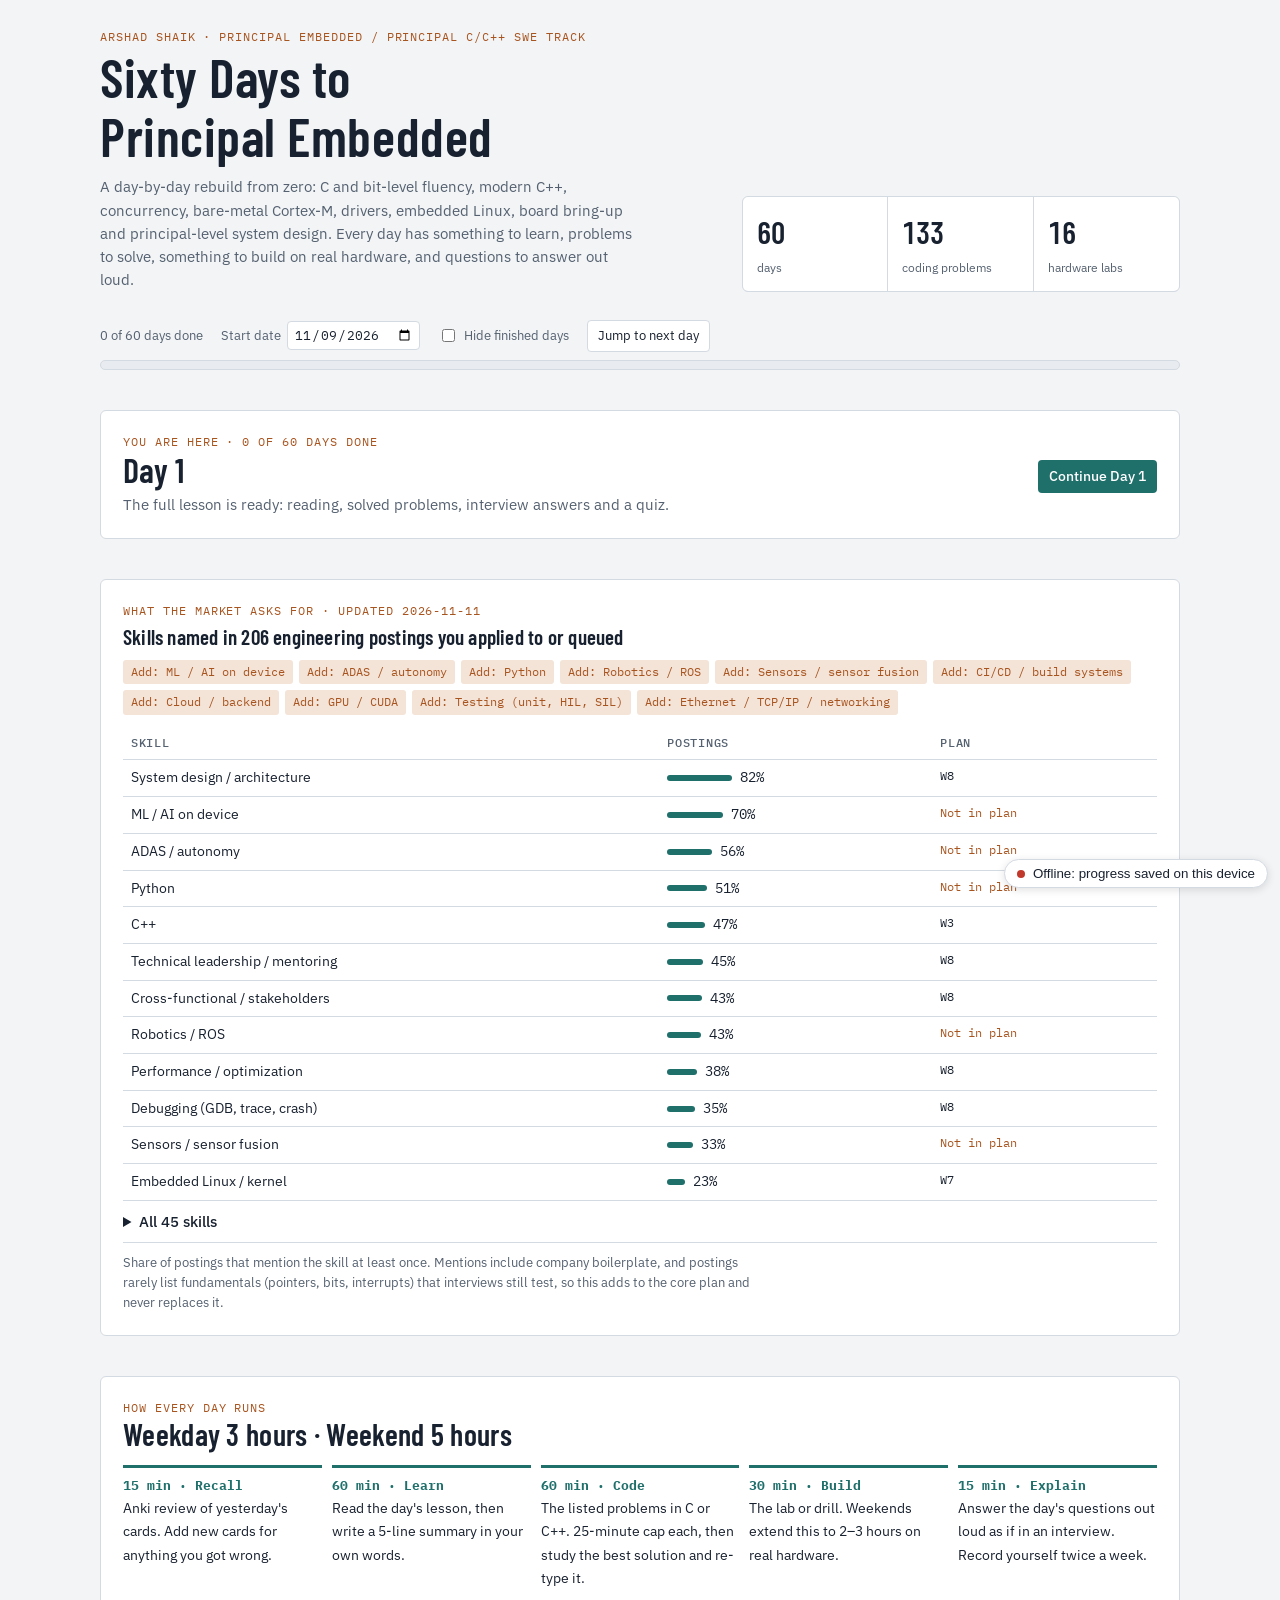
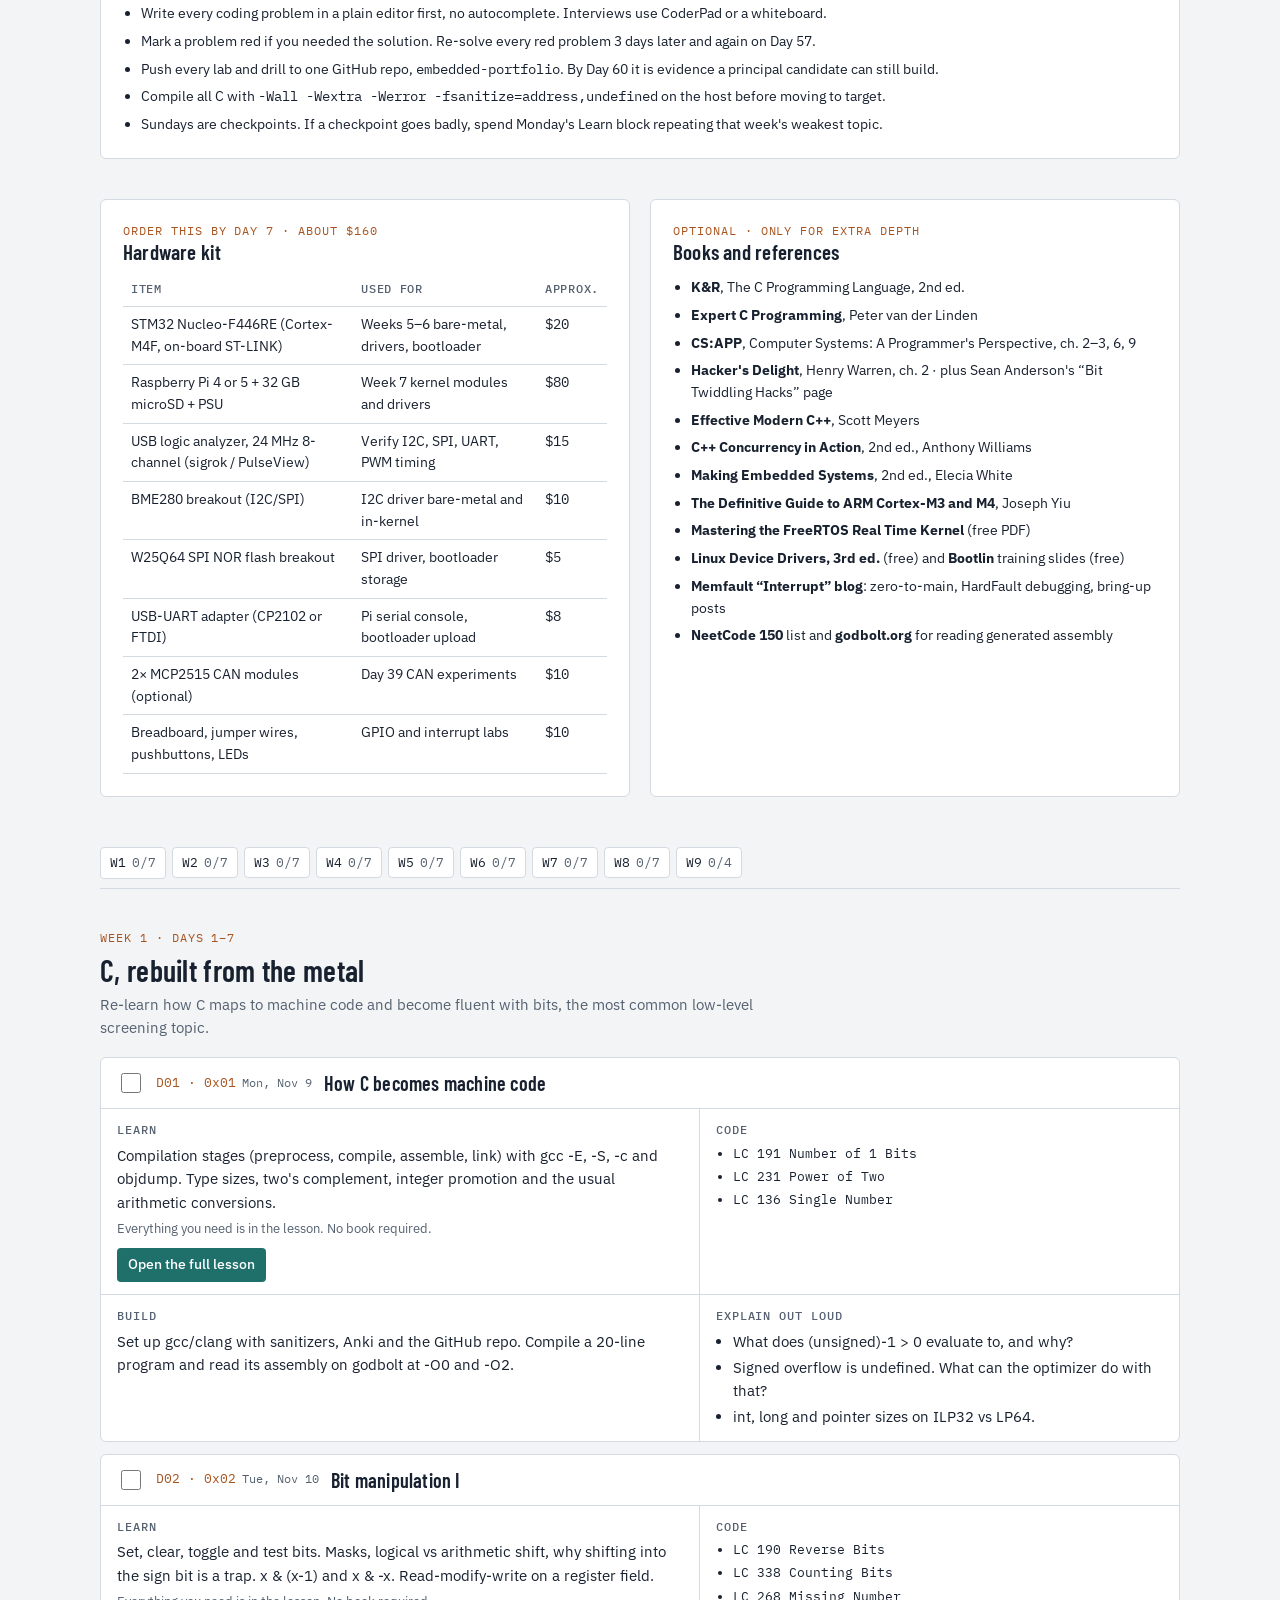
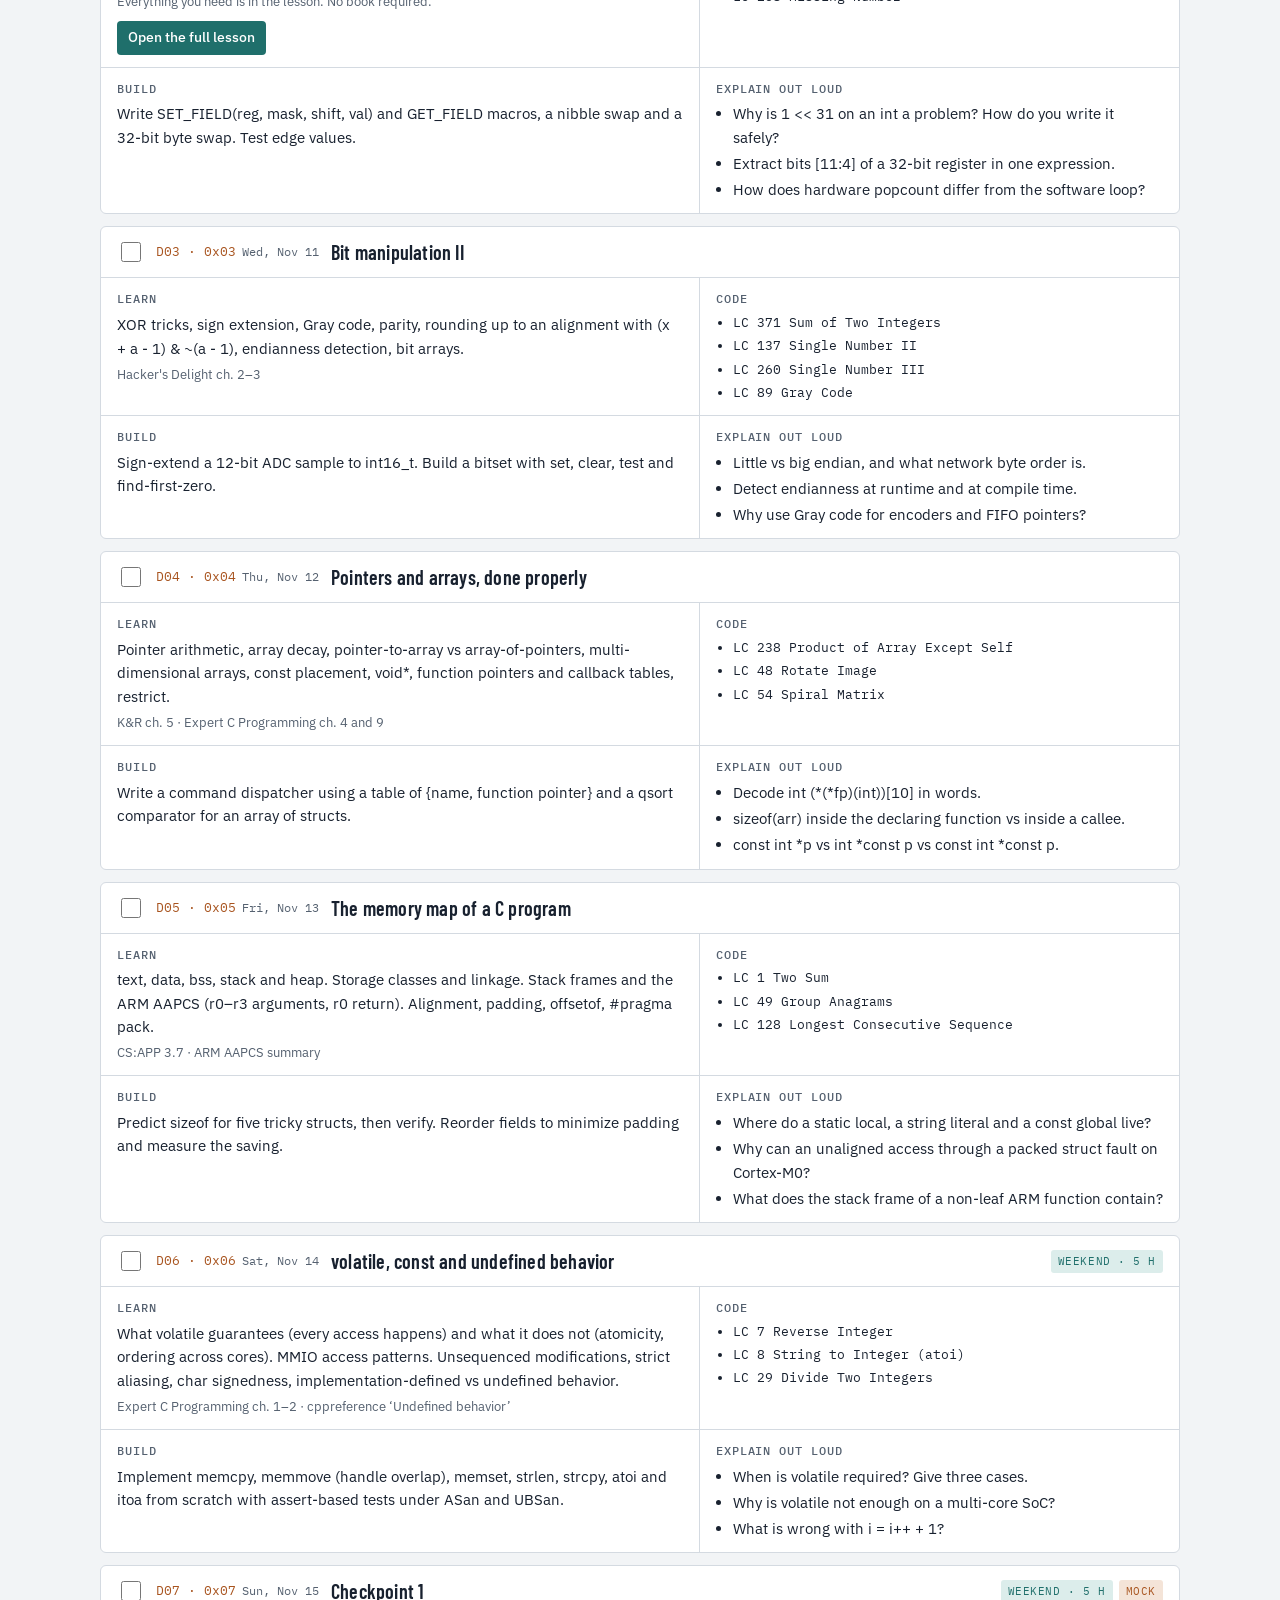
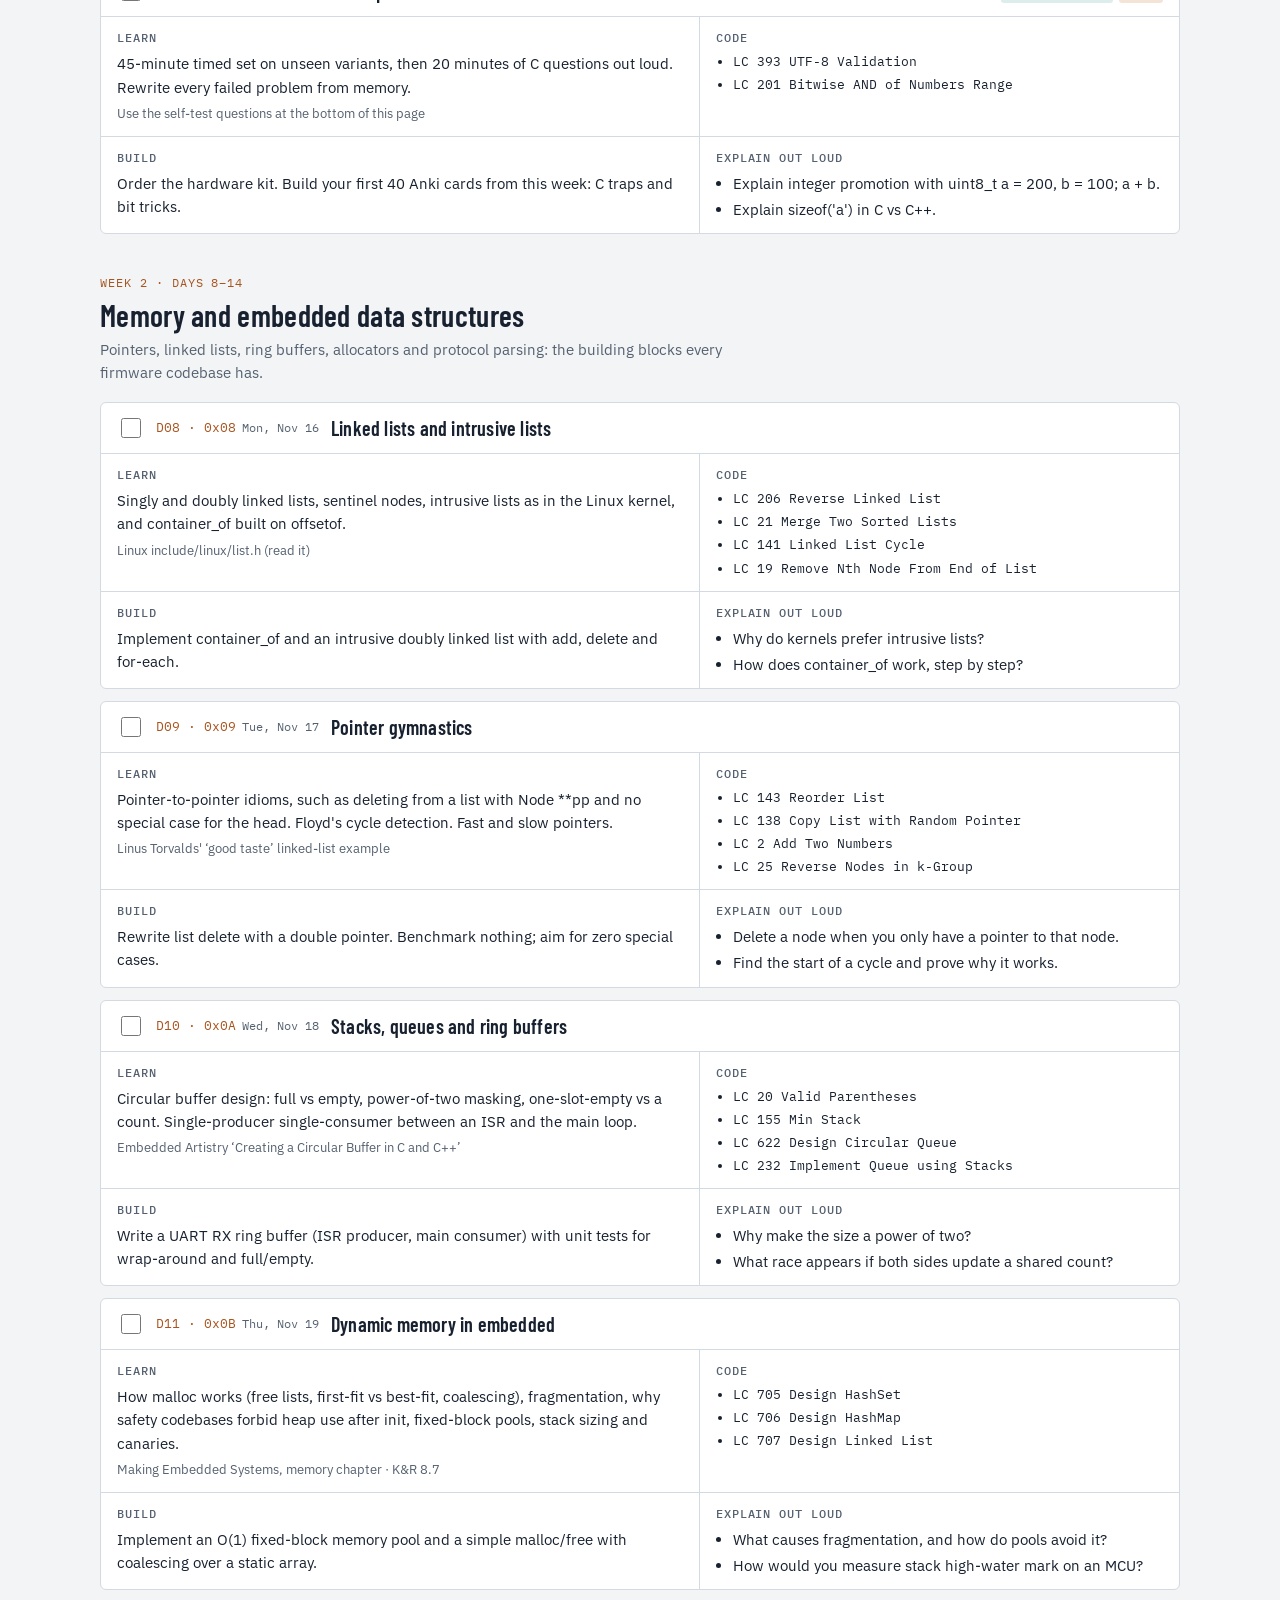
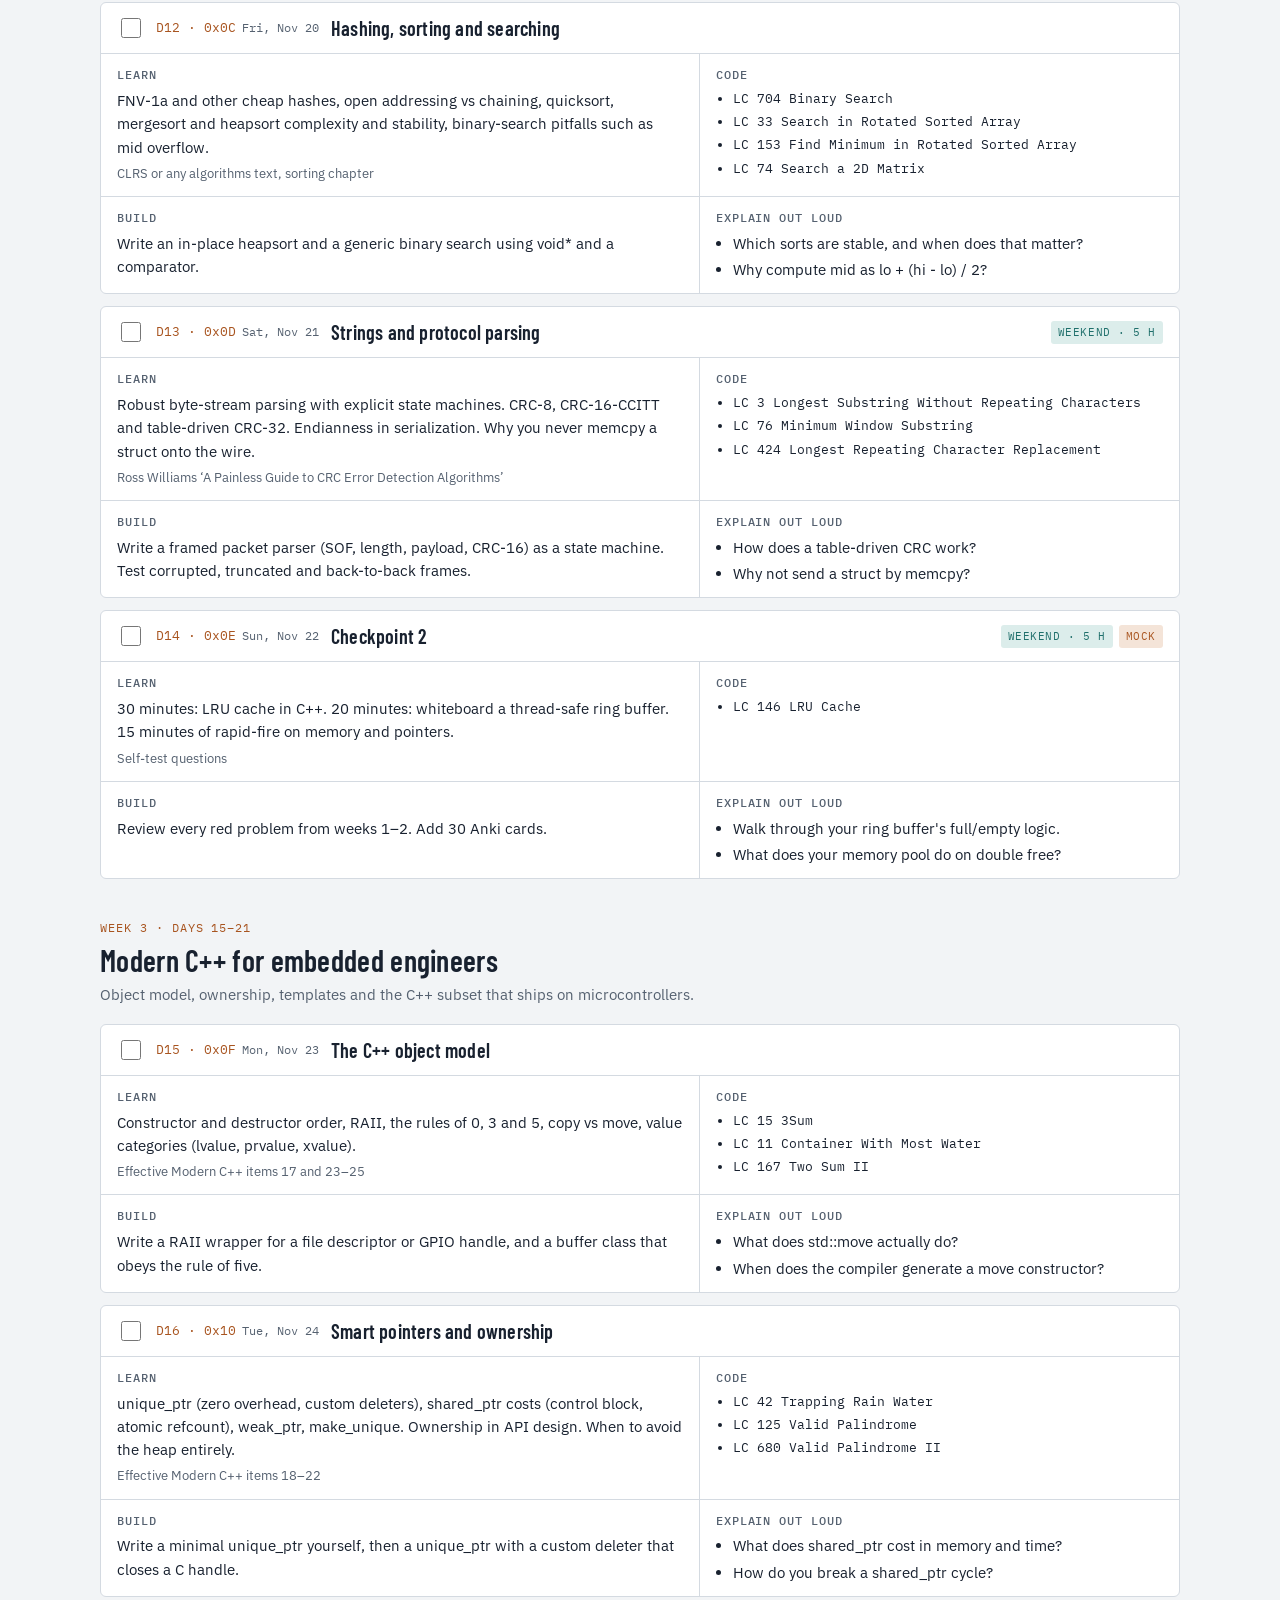
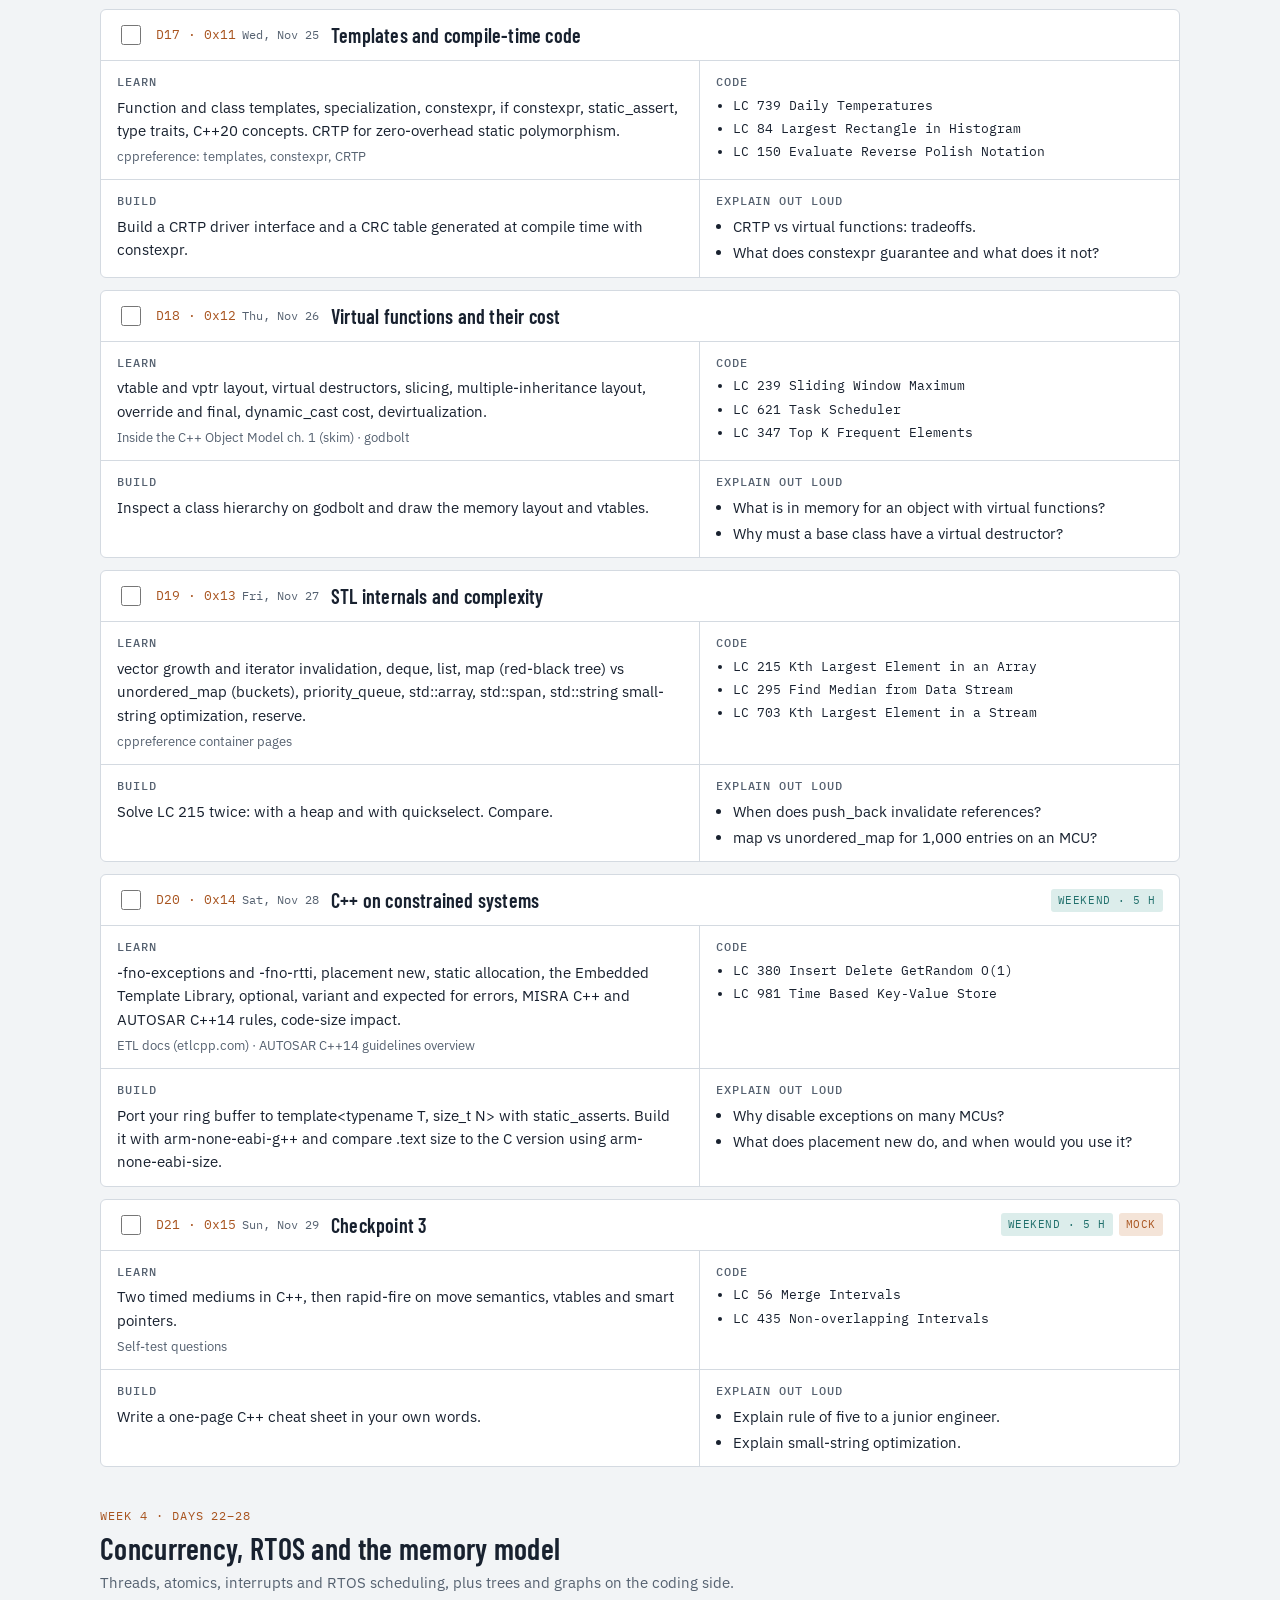
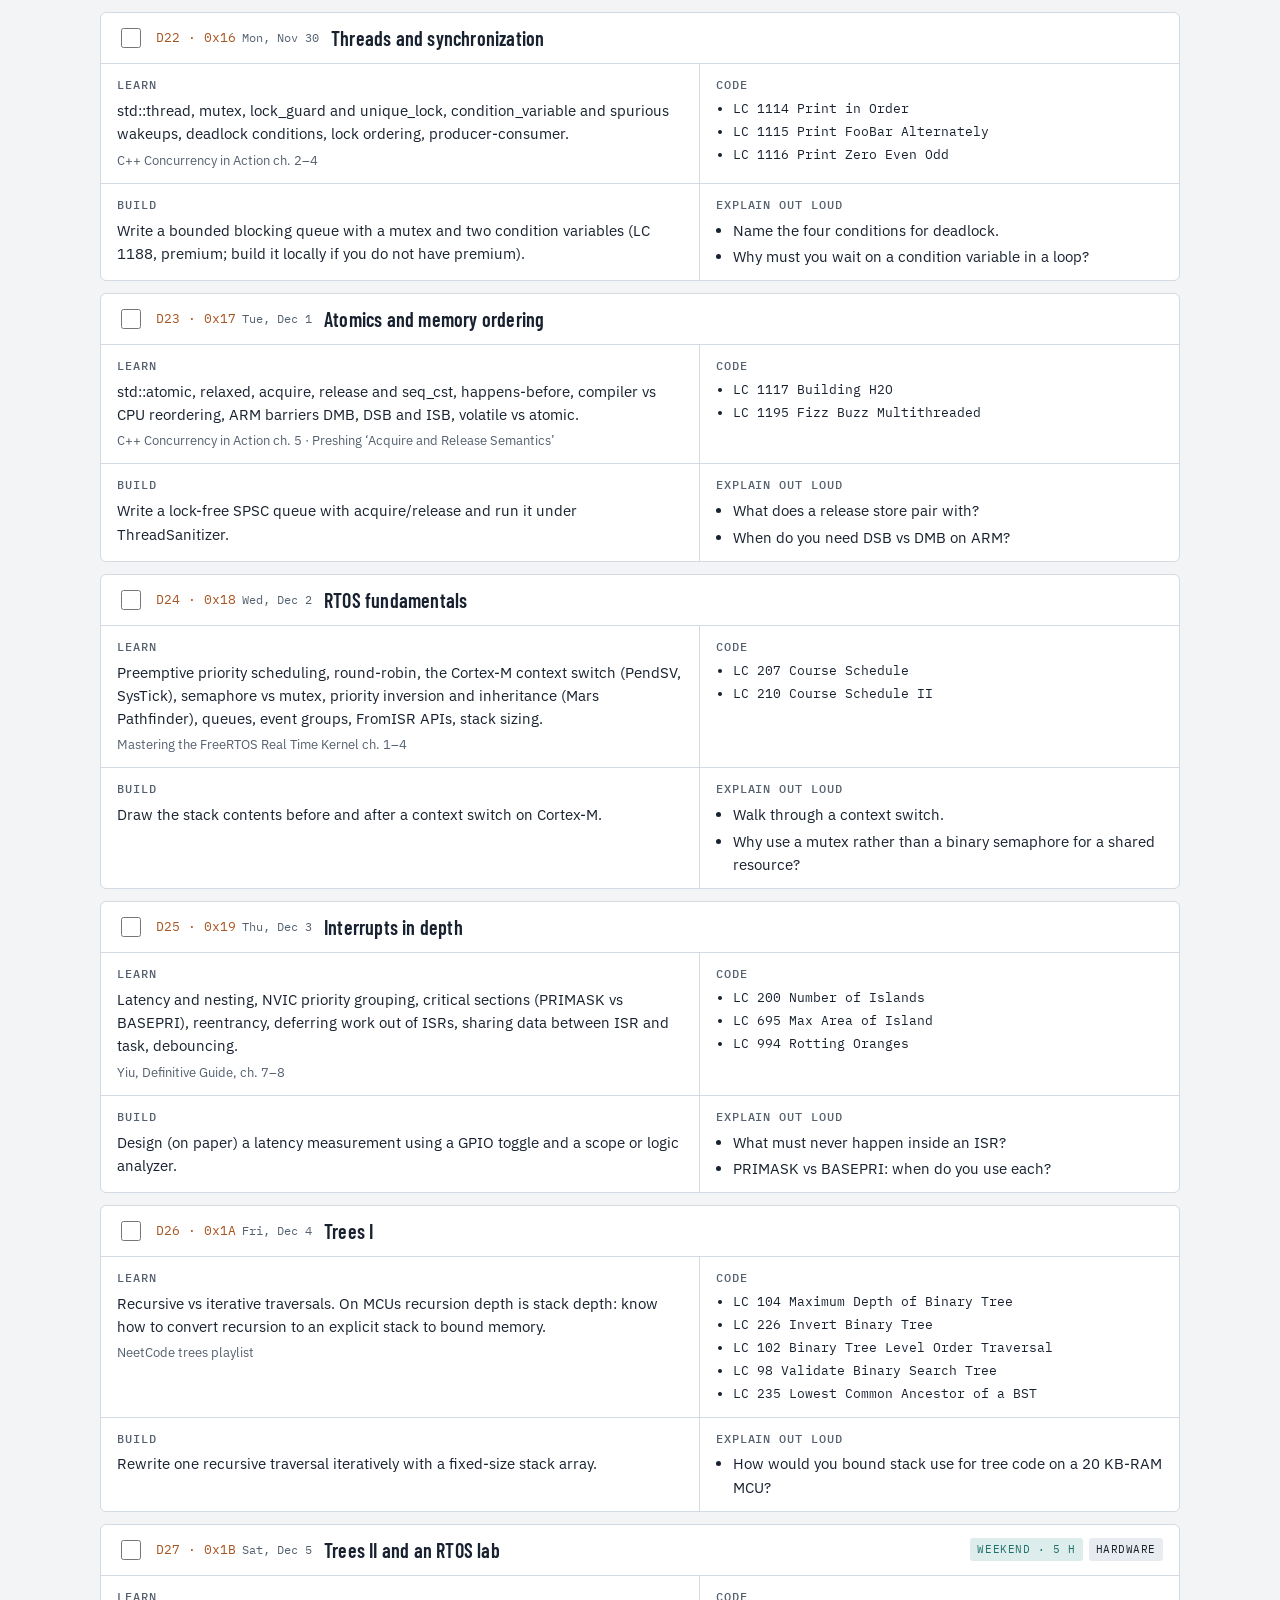
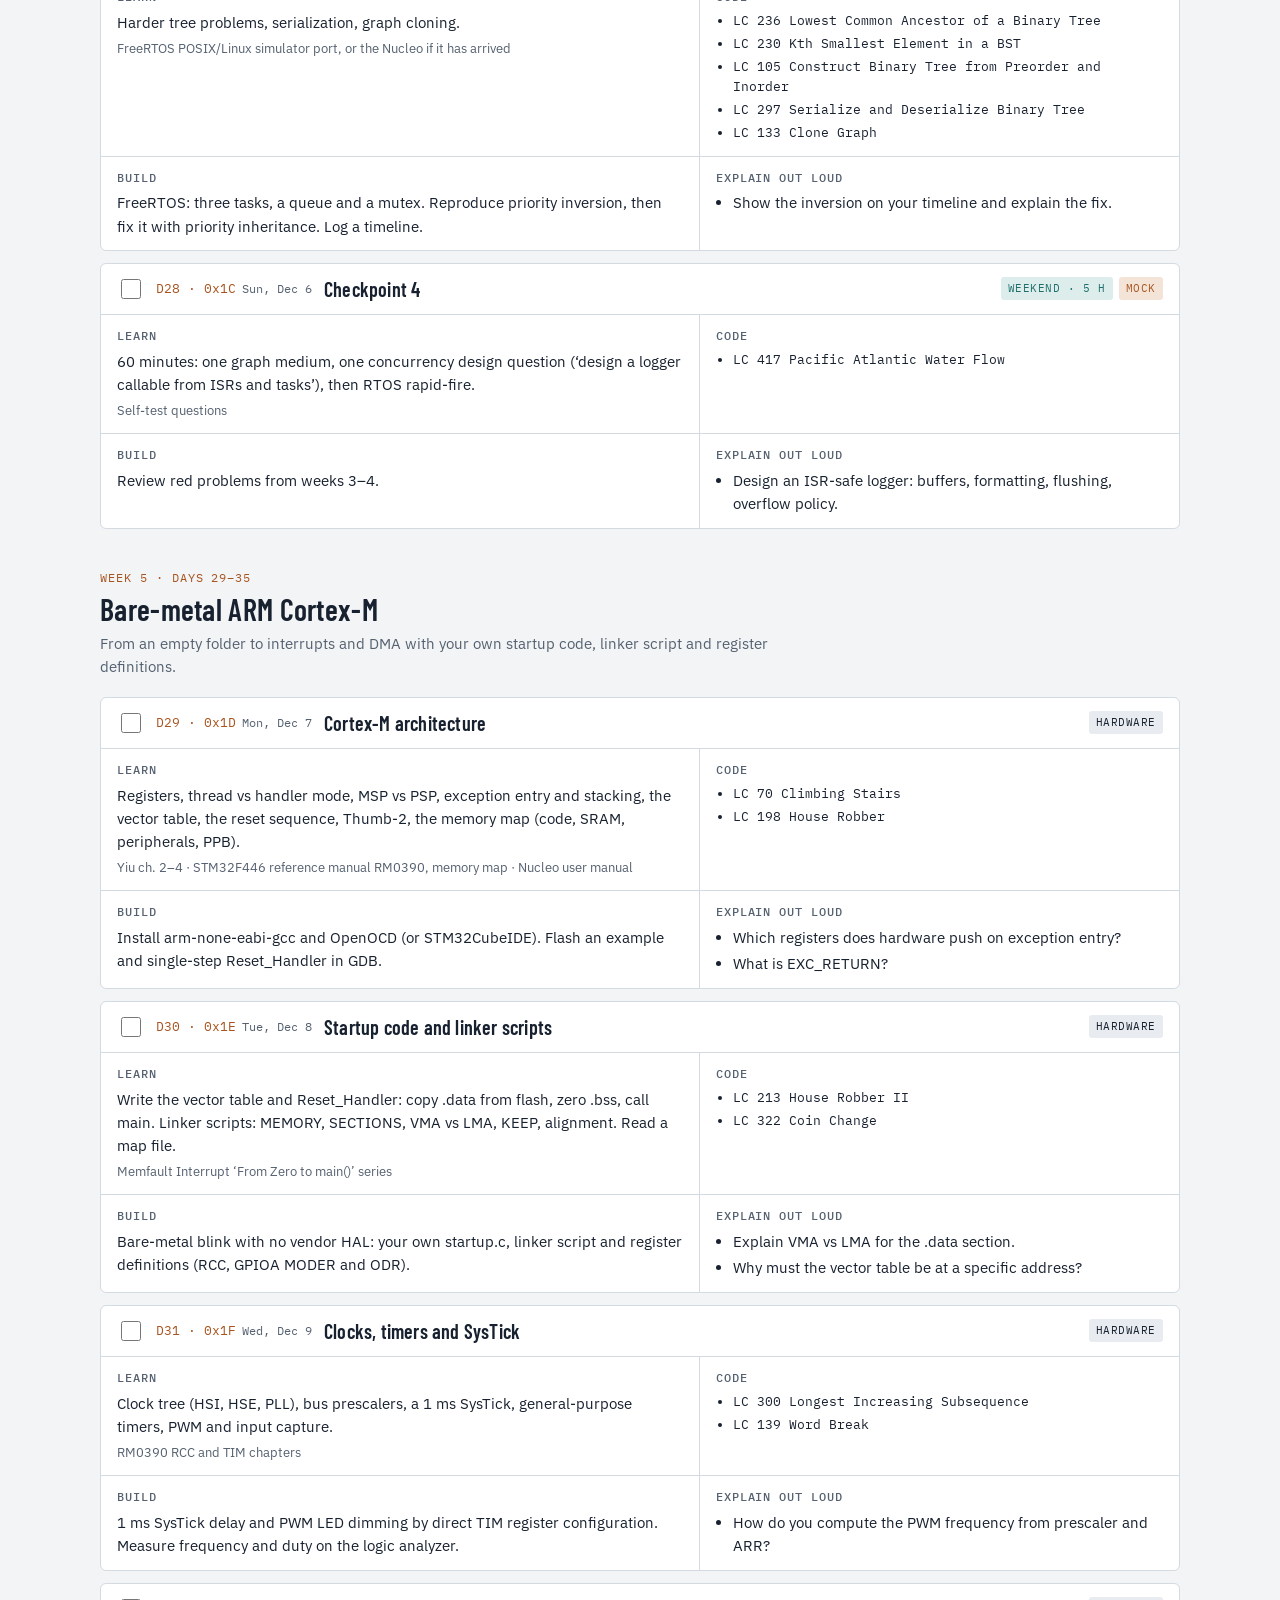
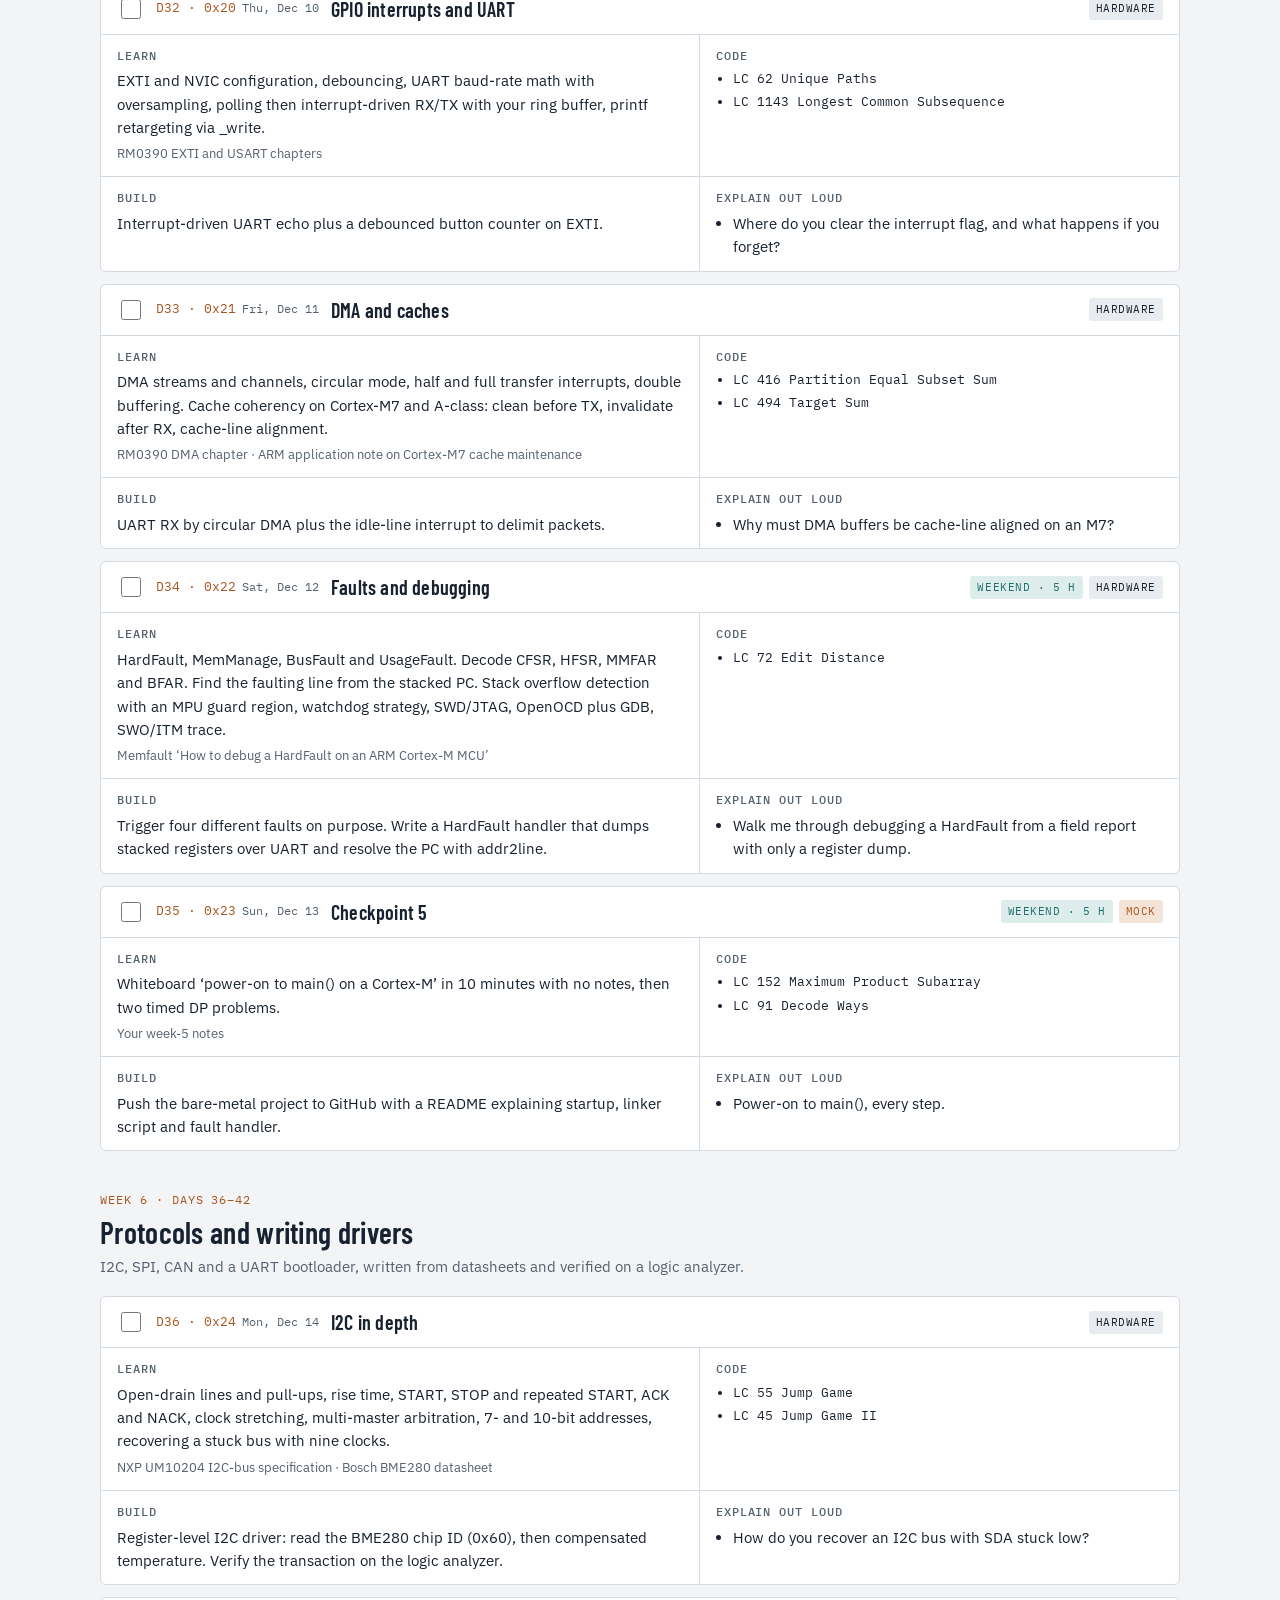
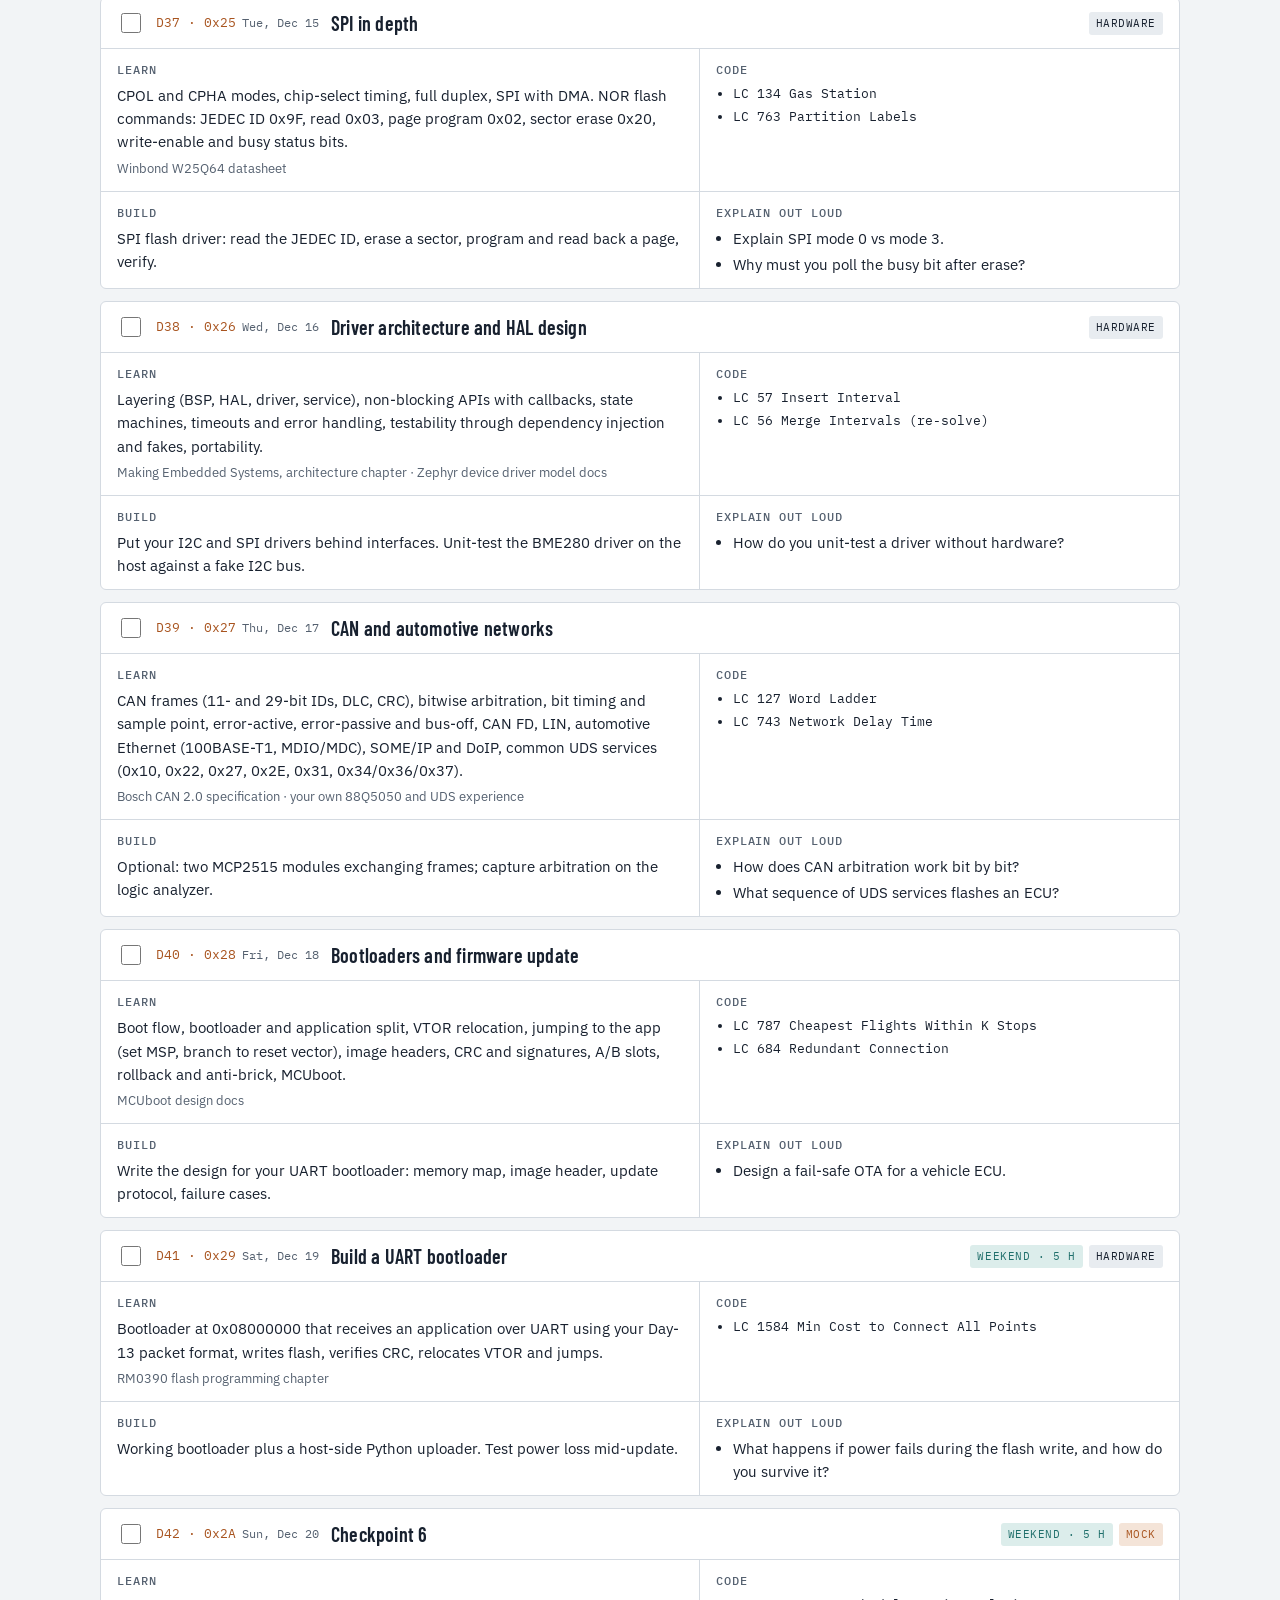
<file: learn/index.html>
<!doctype html>
<html lang="en">
<head>
<meta charset="utf-8">
<meta name="viewport" content="width=device-width,initial-scale=1,viewport-fit=cover">
<meta name="robots" content="noindex,nofollow">
<title>Sixty Days to Principal Embedded</title>
<meta name="description" content="A 60-day daily curriculum for Principal Embedded / Principal C/C++ Software Engineer interviews">
<link rel="preconnect" href="https://fonts.googleapis.com">
<link rel="preconnect" href="https://fonts.gstatic.com" crossorigin>
<link rel="stylesheet" href="https://fonts.googleapis.com/css2?family=Barlow+Condensed:wght@500;600;700&family=IBM+Plex+Sans:wght@400;500;600&family=IBM+Plex+Mono:wght@400;500&display=swap">
<style>
:root{
  --bg:#F2F4F6; --surface:#FFFFFF; --soft:#E8ECF0; --ink:#18212F; --muted:#556170; --line:#D4DAE1;
  --copper:#A8541F; --copper-soft:#F4E4D8; --teal:#1F6F6B; --teal-soft:#DCEDEB; --done:#2F7D4F; --done-soft:#DDEFE3;
  --code-bg:#EEF1F4; --term-bg:#18212F; --term-ink:#E3E8EE; --term-muted:#97A3B1; --term-line:#2A3440;
  --display:"Barlow Condensed","Arial Narrow",Arial,sans-serif;
  --body:"IBM Plex Sans",-apple-system,"Segoe UI",Roboto,Arial,sans-serif;
  --mono:"IBM Plex Mono",ui-monospace,SFMono-Regular,Menlo,Consolas,monospace;
  color-scheme:light;
  padding-top:env(safe-area-inset-top,0px);padding-bottom:env(safe-area-inset-bottom,0px);
}
@media (prefers-color-scheme: dark){:root:not([data-theme="light"]){
    color-scheme:dark;
    --bg:#0F141A; --surface:#161D25; --soft:#1C2530; --ink:#E3E8EE; --muted:#97A3B1; --line:#2A3440;
    --copper:#E48A4E; --copper-soft:#3A2618; --teal:#55B8B0; --teal-soft:#16302E; --done:#5CC08A; --done-soft:#17301F;
    --code-bg:#1C2530; --term-bg:#0A0E13; --term-ink:#E3E8EE; --term-muted:#97A3B1; --term-line:#2A3440;
  }}
:root[data-theme="dark"]{
  color-scheme:dark;
  --bg:#0F141A; --surface:#161D25; --soft:#1C2530; --ink:#E3E8EE; --muted:#97A3B1; --line:#2A3440;
  --copper:#E48A4E; --copper-soft:#3A2618; --teal:#55B8B0; --teal-soft:#16302E; --done:#5CC08A; --done-soft:#17301F;
  --code-bg:#1C2530; --term-bg:#0A0E13; --term-ink:#E3E8EE; --term-muted:#97A3B1; --term-line:#2A3440;
}
#lesson1 *{box-sizing:border-box}
html{scroll-padding-top:calc(env(safe-area-inset-top,0px) + 56px)}
body{margin:0;background:var(--bg);color:var(--ink);font-family:var(--body);font-size:16px;line-height:1.6;
  padding-left:max(16px,env(safe-area-inset-left,0px));padding-right:max(16px,env(safe-area-inset-right,0px))}
body::before{content:"";position:fixed;inset:0 0 auto;height:env(safe-area-inset-top,0px);z-index:10;background:var(--bg)}
#lesson1 header.top,#lesson1 nav.blocks,#lesson1 main{max-width:800px;margin-inline:auto}
#lesson1 h1,#lesson1 h2,#lesson1 h3,#lesson1 h4{font-family:var(--display);font-weight:600;letter-spacing:.01em;line-height:1.12;text-wrap:balance;margin:0}
#lesson1 h1{font-size:clamp(38px,8vw,60px)}
#lesson1 h2{font-size:34px}
#lesson1 h3{font-size:26px}
#lesson1 h4{font-size:20px;margin-top:10px}
#lesson1 h3.sub{font-size:22px;margin-top:10px}
#lesson1 p,#lesson1 ul,#lesson1 ol,#lesson1 figure,#lesson1 dl{margin:0}
#lesson1 ul,#lesson1 ol{padding-left:22px;display:flex;flex-direction:column;gap:6px}
#lesson1 a{color:var(--teal)}
#lesson1 a:focus-visible,#lesson1 button:focus-visible,#lesson1 input:focus-visible,#lesson1 summary:focus-visible{outline:2px solid var(--copper);outline-offset:2px}
#lesson1 code{font-family:var(--mono);font-size:.88em;background:var(--code-bg);padding:.08em .32em;border-radius:3px;overflow-wrap:anywhere}
#lesson1 pre code{background:none;padding:0;font-size:inherit;overflow-wrap:normal}
#lesson1 .eyebrow{font-family:var(--mono);font-size:12px;letter-spacing:.08em;text-transform:uppercase;color:var(--copper)}
#lesson1 header.top{padding-block:28px 22px;display:flex;flex-direction:column;gap:12px}
#lesson1 .back{font-size:14px;width:fit-content}
#lesson1 .lede{color:var(--muted);max-width:66ch}
#lesson1 .plan-grid{display:grid;grid-template-columns:repeat(6,1fr);gap:1px;background:var(--line);border:1px solid var(--line);border-radius:6px;overflow:hidden;margin-top:6px}
#lesson1 .plan-grid a{background:var(--surface);padding:10px 12px;text-decoration:none;color:var(--ink);display:flex;flex-direction:column;gap:2px;min-width:0}
#lesson1 .plan-grid a:hover{background:var(--teal-soft)}
#lesson1 .plan-grid b{font-family:var(--mono);font-weight:500;font-size:13px;color:var(--teal)}
#lesson1 .plan-grid span{font-size:13.5px;line-height:1.3}
#lesson1 nav.blocks{position:sticky;top:env(safe-area-inset-top,0px);z-index:5;background:var(--bg);display:flex;gap:4px;overflow-x:auto;padding-block:8px;border-bottom:1px solid var(--line)}
#lesson1 nav.blocks a{font-family:var(--mono);font-size:12.5px;white-space:nowrap;text-decoration:none;color:var(--ink);padding:5px 9px;border:1px solid var(--line);border-radius:4px;background:var(--surface)}
#lesson1 nav.blocks a:hover{border-color:var(--copper)}
#lesson1 main{display:flex;flex-direction:column;gap:44px;padding-block:28px 72px}
#lesson1 .block{display:flex;flex-direction:column;gap:16px;min-width:0}
#lesson1 .block-head{display:grid;grid-template-columns:1fr auto;gap:2px 16px;align-items:start;border-bottom:2px solid var(--ink);padding-bottom:10px}
#lesson1 .block-head .eyebrow{grid-column:1;grid-row:1}
#lesson1 .block-head h2{grid-column:1;grid-row:2}
#lesson1 .tick{grid-column:2;grid-row:1/3;align-self:center;font-size:14px;display:flex;gap:7px;align-items:center;cursor:pointer;color:var(--muted)}
#lesson1 .tick input,#lesson1 .done-box input{width:20px;height:20px;accent-color:var(--done);cursor:pointer;margin:0}
#lesson1 .lesson{display:flex;flex-direction:column;gap:13px;min-width:0;padding-block:6px 24px;border-bottom:1px solid var(--line)}
#lesson1 .lesson:last-child{border-bottom:0;padding-bottom:0}
#lesson1 .lesson h3{display:flex;gap:10px;align-items:baseline}
#lesson1 .lesson h3 .n{font-family:var(--mono);font-size:15px;font-weight:500;color:var(--copper);flex:none}
#lesson1 .lesson>p,#lesson1 .block>p,#lesson1 .sol-body>p{max-width:72ch}
#lesson1 .cb{border:1px solid var(--line);border-radius:5px;overflow:hidden;background:var(--code-bg);min-width:0}
#lesson1 .cb figcaption{display:flex;justify-content:space-between;align-items:center;gap:10px;padding:5px 10px;font-family:var(--mono);font-size:12px;color:var(--muted);border-bottom:1px solid var(--line);min-height:32px}
#lesson1 .cb pre{margin:0;padding:11px 12px;overflow-x:auto;font-family:var(--mono);font-size:13.5px;line-height:1.5}
#lesson1 .cb.term{background:var(--term-bg);border-color:var(--term-bg)}
#lesson1 .cb.term figcaption{color:var(--term-muted);border-bottom-color:var(--term-line)}
#lesson1 .cb.term pre{color:var(--term-ink)}
#lesson1 .cb.out{background:var(--teal-soft);border-color:var(--teal)}
#lesson1 .cb.out figcaption{color:var(--teal);border-bottom-color:var(--teal)}
#lesson1 .cb.asm{background:var(--surface)}
#lesson1 .copy{font-family:var(--mono);font-size:11.5px;padding:2px 8px;border:1px solid currentColor;border-radius:3px;background:transparent;color:inherit;cursor:pointer}
#lesson1 .copy:hover{color:var(--copper)}
#lesson1 .side{display:grid;grid-template-columns:1fr 1fr;gap:12px;align-items:start}
#lesson1 .side>*{min-width:0}
#lesson1 .pipe{display:grid;grid-template-columns:1fr auto 1fr auto 1fr auto 1fr auto 1fr;gap:4px;align-items:center;background:var(--surface);border:1px solid var(--line);border-radius:6px;padding:12px}
#lesson1 .stage{display:flex;flex-direction:column;align-items:center;gap:2px;text-align:center;padding:8px 4px;border:1px solid var(--line);border-radius:4px;min-width:0}
#lesson1 .stage small{font-size:11.5px;color:var(--muted);line-height:1.2}
#lesson1 .arrow{font-family:var(--mono);font-size:10.5px;color:var(--copper);text-align:center;line-height:1.3}
#lesson1 .arrow::after{content:"\2192";display:block;font-size:15px}
#lesson1 .arrow code{background:none;padding:0;font-size:inherit}
#lesson1 .scroll{overflow-x:auto;min-width:0}
#lesson1 table{border-collapse:collapse;width:100%;font-size:14.5px;background:var(--surface)}
#lesson1 th,#lesson1 td{text-align:left;padding:7px 10px;border:1px solid var(--line);vertical-align:top}
#lesson1 th{font-family:var(--mono);font-size:12px;font-weight:500;color:var(--muted)}
#lesson1 th small{font-size:11px;font-family:var(--body)}
#lesson1 table.nums td{font-variant-numeric:tabular-nums}
#lesson1 tr.hit td{background:var(--copper-soft)}
#lesson1 .reg{background:var(--surface);border:1px solid var(--line);border-radius:6px;padding:14px;display:flex;flex-direction:column;gap:12px}
#lesson1 .reg-bits{display:grid;grid-template-columns:repeat(8,1fr);gap:4px}
#lesson1 .bit{display:flex;flex-direction:column;align-items:center;gap:2px;padding:7px 0 6px;border:1px solid var(--line);border-radius:4px;background:var(--soft);color:var(--ink);cursor:pointer;font-family:var(--mono);min-width:0}
#lesson1 .bit b{font-size:20px;font-weight:500;line-height:1.1}
#lesson1 .bit small{font-size:10.5px;color:var(--muted)}
#lesson1 .bit[aria-pressed="true"]{background:var(--teal);border-color:var(--teal);color:var(--surface)}
#lesson1 .bit[aria-pressed="true"] small{color:var(--surface)}
#lesson1 .reg-vals{display:grid;grid-template-columns:repeat(4,1fr);gap:8px}
#lesson1 .reg-vals dt{font-size:12px;color:var(--muted)}
#lesson1 .reg-vals dd{margin:0;font-family:var(--mono);font-size:19px;font-variant-numeric:tabular-nums}
#lesson1 .rule{background:var(--copper-soft);border-radius:5px;padding:11px 14px;max-width:72ch}
#lesson1 .rule code{background:var(--surface)}
#lesson1 .recap{background:var(--teal-soft);border-radius:6px;padding:14px 16px;display:flex;flex-direction:column;gap:8px}
#lesson1 .recap h4{margin:0}
#lesson1 .problem{display:flex;flex-direction:column;gap:12px;background:var(--surface);border:1px solid var(--line);border-radius:6px;padding:18px;min-width:0}
#lesson1 details{min-width:0}
#lesson1 summary{cursor:pointer;font-weight:500}
#lesson1 .hint{border-top:1px solid var(--line);padding-top:10px}
#lesson1 .hint p{margin-top:6px;color:var(--muted)}
#lesson1 .sol{border:1px solid var(--line);border-radius:5px;background:var(--bg);padding:10px 12px}
#lesson1 .sol-body{display:flex;flex-direction:column;gap:12px;margin-top:12px;min-width:0}
#lesson1 .qa{display:flex;flex-direction:column;background:var(--surface);border:1px solid var(--line);border-radius:6px}
#lesson1 .qa details{border-bottom:1px solid var(--line);padding:12px 14px}
#lesson1 .qa details:last-child{border-bottom:0}
#lesson1 .ans{margin-top:8px;padding-left:12px;border-left:3px solid var(--teal);max-width:72ch}
#lesson1 .quiz{display:grid;grid-template-columns:1fr 1fr;gap:12px}
#lesson1 .q{background:var(--surface);border:1px solid var(--line);border-radius:6px;padding:12px;display:flex;flex-direction:column;gap:8px;min-width:0}
#lesson1 .q-n{font-family:var(--mono);font-size:12px;color:var(--copper)}
#lesson1 .snip{margin:0;background:var(--code-bg);border-radius:4px;padding:9px 10px;overflow-x:auto;font-family:var(--mono);font-size:13px;line-height:1.5}
#lesson1 .q details p{margin-top:6px;font-size:14.5px}
#lesson1 .finish{background:var(--surface);border:1px solid var(--line);border-radius:6px;padding:20px}
#lesson1 .exit{font-size:15px}
#lesson1 .done-row{display:flex;flex-wrap:wrap;gap:12px 20px;align-items:center;justify-content:space-between;border-top:1px solid var(--line);padding-top:14px}
#lesson1 .done-box{display:flex;gap:9px;align-items:center;font-weight:500;cursor:pointer}
#lesson1 .tomorrow{color:var(--muted);font-size:14.5px}
@media (max-width:700px){#lesson1 .plan-grid{grid-template-columns:repeat(3,1fr)}
#lesson1 .pipe{grid-template-columns:1fr;justify-items:stretch}
#lesson1 .arrow::after{content:"\2193"}
#lesson1 .side,#lesson1 .quiz{grid-template-columns:1fr}
#lesson1 .reg-vals{grid-template-columns:1fr 1fr}
#lesson1 .bit b{font-size:17px}
#lesson1 h2{font-size:30px}}
@media (prefers-reduced-motion:no-preference){html{scroll-behavior:smooth}}
#lesson2 *{box-sizing:border-box}
#lesson2{font-size:16px;line-height:1.6}
#lesson2 header.top,#lesson2 nav.blocks,#lesson2 main{max-width:800px;margin-inline:auto}
#lesson2 h1,#lesson2 h2,#lesson2 h3,#lesson2 h4{font-family:var(--display);font-weight:600;letter-spacing:.01em;line-height:1.12;text-wrap:balance;margin:0}
#lesson2 h1{font-size:clamp(38px,8vw,60px)}
#lesson2 h2{font-size:34px}
#lesson2 h3{font-size:26px}
#lesson2 h4{font-size:20px;margin-top:10px}
#lesson2 h3.sub{font-size:22px;margin-top:10px}
#lesson2 p,#lesson2 ul,#lesson2 ol,#lesson2 figure,#lesson2 dl{margin:0}
#lesson2 ul,#lesson2 ol{padding-left:22px;display:flex;flex-direction:column;gap:6px}
#lesson2 a{color:var(--teal)}
#lesson2 a:focus-visible,#lesson2 button:focus-visible,#lesson2 input:focus-visible,#lesson2 summary:focus-visible{outline:2px solid var(--copper);outline-offset:2px}
#lesson2 code{font-family:var(--mono);font-size:.88em;background:var(--code-bg);padding:.08em .32em;border-radius:3px;overflow-wrap:anywhere}
#lesson2 pre code{background:none;padding:0;font-size:inherit;overflow-wrap:normal}
#lesson2 .eyebrow{font-family:var(--mono);font-size:12px;letter-spacing:.08em;text-transform:uppercase;color:var(--copper)}
#lesson2 header.top{padding-block:28px 22px;display:flex;flex-direction:column;gap:12px}
#lesson2 .back{font-size:14px;width:fit-content}
#lesson2 .lede{color:var(--muted);max-width:66ch}
#lesson2 .plan-grid{display:grid;grid-template-columns:repeat(6,1fr);gap:1px;background:var(--line);border:1px solid var(--line);border-radius:6px;overflow:hidden;margin-top:6px}
#lesson2 .plan-grid a{background:var(--surface);padding:10px 12px;text-decoration:none;color:var(--ink);display:flex;flex-direction:column;gap:2px;min-width:0}
#lesson2 .plan-grid a:hover{background:var(--teal-soft)}
#lesson2 .plan-grid b{font-family:var(--mono);font-weight:500;font-size:13px;color:var(--teal)}
#lesson2 .plan-grid span{font-size:13.5px;line-height:1.3}
#lesson2 nav.blocks{position:sticky;top:env(safe-area-inset-top,0px);z-index:5;background:var(--bg);display:flex;gap:4px;overflow-x:auto;padding-block:8px;border-bottom:1px solid var(--line)}
#lesson2 nav.blocks a{font-family:var(--mono);font-size:12.5px;white-space:nowrap;text-decoration:none;color:var(--ink);padding:5px 9px;border:1px solid var(--line);border-radius:4px;background:var(--surface)}
#lesson2 nav.blocks a:hover{border-color:var(--copper)}
#lesson2 main{display:flex;flex-direction:column;gap:44px;padding-block:28px 72px}
#lesson2 .block{display:flex;flex-direction:column;gap:16px;min-width:0}
#lesson2 .block-head{display:grid;grid-template-columns:1fr auto;gap:2px 16px;align-items:start;border-bottom:2px solid var(--ink);padding-bottom:10px}
#lesson2 .block-head .eyebrow{grid-column:1;grid-row:1}
#lesson2 .block-head h2{grid-column:1;grid-row:2}
#lesson2 .tick{grid-column:2;grid-row:1/3;align-self:center;font-size:14px;display:flex;gap:7px;align-items:center;cursor:pointer;color:var(--muted)}
#lesson2 .tick input,#lesson2 .done-box input{width:20px;height:20px;accent-color:var(--done);cursor:pointer;margin:0}
#lesson2 .lesson{display:flex;flex-direction:column;gap:13px;min-width:0;padding-block:6px 24px;border-bottom:1px solid var(--line)}
#lesson2 .lesson:last-child{border-bottom:0;padding-bottom:0}
#lesson2 .lesson h3{display:flex;gap:10px;align-items:baseline}
#lesson2 .lesson h3 .n{font-family:var(--mono);font-size:15px;font-weight:500;color:var(--copper);flex:none}
#lesson2 .lesson>p,#lesson2 .block>p,#lesson2 .sol-body>p{max-width:72ch}
#lesson2 .cb{border:1px solid var(--line);border-radius:5px;overflow:hidden;background:var(--code-bg);min-width:0}
#lesson2 .cb figcaption{display:flex;justify-content:space-between;align-items:center;gap:10px;padding:5px 10px;font-family:var(--mono);font-size:12px;color:var(--muted);border-bottom:1px solid var(--line);min-height:32px}
#lesson2 .cb pre{margin:0;padding:11px 12px;overflow-x:auto;font-family:var(--mono);font-size:13.5px;line-height:1.5}
#lesson2 .cb.term{background:var(--term-bg);border-color:var(--term-bg)}
#lesson2 .cb.term figcaption{color:var(--term-muted);border-bottom-color:var(--term-line)}
#lesson2 .cb.term pre{color:var(--term-ink)}
#lesson2 .cb.out{background:var(--teal-soft);border-color:var(--teal)}
#lesson2 .cb.out figcaption{color:var(--teal);border-bottom-color:var(--teal)}
#lesson2 .cb.asm{background:var(--surface)}
#lesson2 .copy{font-family:var(--mono);font-size:11.5px;padding:2px 8px;border:1px solid currentColor;border-radius:3px;background:transparent;color:inherit;cursor:pointer}
#lesson2 .copy:hover{color:var(--copper)}
#lesson2 .side{display:grid;grid-template-columns:1fr 1fr;gap:12px;align-items:start}
#lesson2 .side>*{min-width:0}
#lesson2 .pipe{display:grid;grid-template-columns:1fr auto 1fr auto 1fr auto 1fr auto 1fr;gap:4px;align-items:center;background:var(--surface);border:1px solid var(--line);border-radius:6px;padding:12px}
#lesson2 .stage{display:flex;flex-direction:column;align-items:center;gap:2px;text-align:center;padding:8px 4px;border:1px solid var(--line);border-radius:4px;min-width:0}
#lesson2 .stage small{font-size:11.5px;color:var(--muted);line-height:1.2}
#lesson2 .arrow{font-family:var(--mono);font-size:10.5px;color:var(--copper);text-align:center;line-height:1.3}
#lesson2 .arrow::after{content:"\2192";display:block;font-size:15px}
#lesson2 .arrow code{background:none;padding:0;font-size:inherit}
#lesson2 .scroll{overflow-x:auto;min-width:0}
#lesson2 table{border-collapse:collapse;width:100%;font-size:14.5px;background:var(--surface)}
#lesson2 th,#lesson2 td{text-align:left;padding:7px 10px;border:1px solid var(--line);vertical-align:top}
#lesson2 th{font-family:var(--mono);font-size:12px;font-weight:500;color:var(--muted)}
#lesson2 th small{font-size:11px;font-family:var(--body)}
#lesson2 table.nums td{font-variant-numeric:tabular-nums}
#lesson2 tr.hit td{background:var(--copper-soft)}
#lesson2 .reg{background:var(--surface);border:1px solid var(--line);border-radius:6px;padding:14px;display:flex;flex-direction:column;gap:12px}
#lesson2 .reg-bits{display:grid;grid-template-columns:repeat(16,1fr);gap:3px}
#lesson2 .bit{display:flex;flex-direction:column;align-items:center;gap:2px;padding:7px 0 6px;border:1px solid var(--line);border-radius:4px;background:var(--soft);color:var(--ink);cursor:pointer;font-family:var(--mono);min-width:0}
#lesson2 .bit b{font-size:18px;font-weight:500;line-height:1.1}
#lesson2 .bit small{font-size:10.5px;color:var(--muted)}
#lesson2 .bit.fld{border-color:var(--copper);border-width:2px;padding:6px 0 5px}
#lesson2 .bit.fld small{color:var(--copper)}
#lesson2 .bit[aria-pressed="true"]{background:var(--teal);color:var(--surface)}
#lesson2 .bit[aria-pressed="true"]:not(.fld){border-color:var(--teal)}
#lesson2 .bit[aria-pressed="true"] small{color:var(--surface)}
#lesson2 .reg-bin{font-family:var(--mono);font-size:15px;font-variant-numeric:tabular-nums;overflow-wrap:anywhere}
#lesson2 .reg-vals{display:grid;grid-template-columns:repeat(4,1fr);gap:8px}
#lesson2 .reg-vals dt{font-size:12px;color:var(--muted)}
#lesson2 .reg-vals dd{margin:0;font-family:var(--mono);font-size:19px;font-variant-numeric:tabular-nums}
#lesson2 .reg-acts{display:flex;flex-wrap:wrap;gap:8px}
#lesson2 .act{font-family:var(--mono);font-size:13px;padding:5px 10px;border:1px solid var(--line);border-radius:4px;background:var(--soft);color:var(--ink);cursor:pointer}
#lesson2 .act:hover{border-color:var(--copper)}
#lesson2 .act:focus-visible{outline:2px solid var(--copper);outline-offset:2px}
#lesson2 .rule{background:var(--copper-soft);border-radius:5px;padding:11px 14px;max-width:72ch}
#lesson2 .rule code{background:var(--surface)}
#lesson2 .recap{background:var(--teal-soft);border-radius:6px;padding:14px 16px;display:flex;flex-direction:column;gap:8px}
#lesson2 .recap h4{margin:0}
#lesson2 .problem{display:flex;flex-direction:column;gap:12px;background:var(--surface);border:1px solid var(--line);border-radius:6px;padding:18px;min-width:0}
#lesson2 details{min-width:0}
#lesson2 summary{cursor:pointer;font-weight:500}
#lesson2 .hint{border-top:1px solid var(--line);padding-top:10px}
#lesson2 .hint p{margin-top:6px;color:var(--muted)}
#lesson2 .sol{border:1px solid var(--line);border-radius:5px;background:var(--bg);padding:10px 12px}
#lesson2 .sol-body{display:flex;flex-direction:column;gap:12px;margin-top:12px;min-width:0}
#lesson2 .qa{display:flex;flex-direction:column;background:var(--surface);border:1px solid var(--line);border-radius:6px}
#lesson2 .qa details{border-bottom:1px solid var(--line);padding:12px 14px}
#lesson2 .qa details:last-child{border-bottom:0}
#lesson2 .ans{margin-top:8px;padding-left:12px;border-left:3px solid var(--teal);max-width:72ch}
#lesson2 .quiz{display:grid;grid-template-columns:1fr 1fr;gap:12px}
#lesson2 .q{background:var(--surface);border:1px solid var(--line);border-radius:6px;padding:12px;display:flex;flex-direction:column;gap:8px;min-width:0}
#lesson2 .q-n{font-family:var(--mono);font-size:12px;color:var(--copper)}
#lesson2 .snip{margin:0;background:var(--code-bg);border-radius:4px;padding:9px 10px;overflow-x:auto;font-family:var(--mono);font-size:13px;line-height:1.5}
#lesson2 .q details p{margin-top:6px;font-size:14.5px}
#lesson2 .finish{background:var(--surface);border:1px solid var(--line);border-radius:6px;padding:20px}
#lesson2 .exit{font-size:15px}
#lesson2 .done-row{display:flex;flex-wrap:wrap;gap:12px 20px;align-items:center;justify-content:space-between;border-top:1px solid var(--line);padding-top:14px}
#lesson2 .done-box{display:flex;gap:9px;align-items:center;font-weight:500;cursor:pointer}
#lesson2 .tomorrow{color:var(--muted);font-size:14.5px}
@media (max-width:700px){#lesson2 .plan-grid{grid-template-columns:repeat(3,1fr)}
#lesson2 .pipe{grid-template-columns:1fr;justify-items:stretch}
#lesson2 .arrow::after{content:"\2193"}
#lesson2 .side,#lesson2 .quiz{grid-template-columns:1fr}
#lesson2 .reg-bits{grid-template-columns:repeat(8,1fr)}
#lesson2 .reg-vals{grid-template-columns:1fr 1fr}
#lesson2 .bit b{font-size:17px}
#lesson2 h2{font-size:30px}}
/* ---- plan view */
#planView *{box-sizing:border-box}
#planView{font-size:15px;line-height:1.55}
#planView .wrap{max-width:1080px;margin:0 auto;padding-block:28px 64px;display:flex;flex-direction:column;gap:40px}
#planView h1,#planView h2,#planView h3{font-family:var(--display);font-weight:600;letter-spacing:.01em;text-wrap:balance;margin:0;line-height:1.1}
#planView h1{font-size:clamp(34px,6vw,54px)}
#planView h2{font-size:30px}
#planView h3{font-size:21px}
#planView p{margin:0}
#planView .mono{font-family:var(--mono)}
#planView .eyebrow{font-family:var(--mono);font-size:12px;letter-spacing:.08em;text-transform:uppercase;color:var(--copper)}
#planView a{color:var(--teal)}
#planView a:focus-visible,#planView button:focus-visible,#planView input:focus-visible,#planView summary:focus-visible{outline:2px solid var(--copper);outline-offset:2px}
#planView header{display:grid;grid-template-columns:1.4fr 1fr;gap:28px;align-items:end}
#planView header .lede{color:var(--muted);max-width:60ch;margin-top:10px}
#planView .stats{display:grid;grid-template-columns:repeat(3,1fr);gap:1px;background:var(--line);border:1px solid var(--line);border-radius:6px;overflow:hidden}
#planView .stat{background:var(--surface);padding:12px 14px}
#planView .stat b{display:block;font-family:var(--display);font-size:30px;font-weight:600;font-variant-numeric:tabular-nums}
#planView .stat span{font-size:12px;color:var(--muted)}
#planView .progress{grid-column:1/-1;display:flex;flex-direction:column;gap:8px}
#planView .bar{height:10px;background:var(--soft);border-radius:5px;overflow:hidden;border:1px solid var(--line)}
#planView .bar i{display:block;height:100%;width:0;background:var(--done);transition:width .3s}
#planView .controls{display:flex;flex-wrap:wrap;gap:10px 18px;align-items:center;font-size:13px;color:var(--muted)}
#planView .controls label{display:flex;gap:6px;align-items:center}
#planView .controls input[type=date]{font-family:var(--mono);font-size:13px;padding:4px 6px;border:1px solid var(--line);border-radius:4px;background:var(--surface);color:var(--ink)}
#planView .btn{font:inherit;font-size:13px;padding:5px 10px;border:1px solid var(--line);border-radius:4px;background:var(--surface);color:var(--ink);cursor:pointer}
#planView .btn:hover{border-color:var(--copper)}
#planView .panel{background:var(--surface);border:1px solid var(--line);border-radius:6px;padding:22px}
#planView .two{display:grid;grid-template-columns:1fr 1fr;gap:20px}
#planView .routine{display:grid;grid-template-columns:repeat(5,1fr);gap:10px;margin-top:14px}
#planView .slot{border-top:3px solid var(--teal);padding-top:8px}
#planView .slot b{font-family:var(--mono);font-size:13px;color:var(--teal);display:block}
#planView .slot span{font-size:13.5px}
#planView .rules{margin:14px 0 0;padding-left:18px;display:flex;flex-direction:column;gap:6px;font-size:14px}
#planView table{border-collapse:collapse;width:100%;font-size:14px}
#planView th,#planView td{text-align:left;padding:7px 8px;border-bottom:1px solid var(--line);vertical-align:top}
#planView th{font-family:var(--mono);font-size:12px;letter-spacing:.06em;text-transform:uppercase;color:var(--muted);font-weight:500}
#planView td.num{font-family:var(--mono);font-variant-numeric:tabular-nums;white-space:nowrap}
#planView .scroll{overflow-x:auto}
#planView nav.weeks{position:sticky;top:env(safe-area-inset-top,0px);z-index:5;background:var(--bg);padding-block:10px;display:flex;gap:6px;flex-wrap:wrap;border-bottom:1px solid var(--line)}
#planView nav.weeks a{font-family:var(--mono);font-size:12.5px;text-decoration:none;color:var(--ink);padding:5px 9px;border:1px solid var(--line);border-radius:4px;background:var(--surface);display:flex;gap:6px;align-items:center}
#planView nav.weeks a em{font-style:normal;color:var(--muted)}
#planView nav.weeks a.full{border-color:var(--done);color:var(--done)}
#planView .week{display:flex;flex-direction:column;gap:12px;scroll-margin-top:64px}
#planView .week-head{display:flex;flex-direction:column;gap:6px;padding-bottom:6px}
#planView .week-head p{color:var(--muted);max-width:75ch}
#planView .day{background:var(--surface);border:1px solid var(--line);border-radius:6px}
#planView .day.done{background:var(--done-soft);border-color:var(--done)}
#planView .day-top{display:grid;grid-template-columns:auto auto 1fr auto;gap:12px;align-items:center;padding:12px 16px;border-bottom:1px solid var(--line)}
#planView .day.done .day-top{border-bottom-color:var(--done)}
#planView .day-top input{width:20px;height:20px;accent-color:var(--done);cursor:pointer}
#planView .addr{font-family:var(--mono);font-size:13px;color:var(--copper);white-space:nowrap}
#planView .addr small{color:var(--muted);font-size:11.5px;margin-left:6px}
#planView .day-top h3{font-size:20px}
#planView .tags{display:flex;gap:6px;flex-wrap:wrap;justify-content:flex-end}
#planView .tag{font-family:var(--mono);font-size:11px;letter-spacing:.05em;text-transform:uppercase;padding:3px 7px;border-radius:3px;white-space:nowrap}
#planView .tag.wk{background:var(--teal-soft);color:var(--teal)}
#planView .tag.mock{background:var(--copper-soft);color:var(--copper)}
#planView .tag.hw{background:var(--soft);color:var(--ink)}
#planView .day-body{display:grid;grid-template-columns:1.25fr 1fr;gap:0}
#planView .cell{padding:12px 16px;display:flex;flex-direction:column;gap:5px;border-right:1px solid var(--line)}
#planView .cell:nth-child(2n){border-right:0}
#planView .cell:nth-child(n+3){border-top:1px solid var(--line)}
#planView .day.done .cell{border-color:var(--done)}
#planView .cell h4{margin:0;font-family:var(--mono);font-size:11.5px;font-weight:500;letter-spacing:.08em;text-transform:uppercase;color:var(--muted)}
#planView .cell ul{margin:0;padding-left:17px;display:flex;flex-direction:column;gap:3px}
#planView .cell .res{font-size:13px;color:var(--muted)}
#planView .lc{font-family:var(--mono);font-size:13px}
#planView .lesson-link{display:inline-block;width:fit-content;margin-top:4px;padding:6px 11px;border-radius:4px;background:var(--teal);color:var(--surface);font-weight:500;font-size:14px;text-decoration:none}
#planView .lesson-link:hover{background:var(--copper)}
#planView .lesson-link:focus-visible{outline:2px solid var(--copper);outline-offset:2px}
#planView .lessons-ready{display:flex;flex-wrap:wrap;gap:8px 16px;align-items:center;justify-content:space-between}
#planView .lessons-ready p{color:var(--muted);max-width:62ch;margin-top:4px}
#planView .hidden-done .day.done{display:none}
#planView details{border-bottom:1px solid var(--line);padding:9px 0}
#planView summary{cursor:pointer;font-weight:500}
#planView details p{margin-top:6px;color:var(--muted);max-width:80ch}
#planView .qgrid{display:grid;grid-template-columns:1fr 1fr;gap:0 28px}
#planView .check{list-style:none;padding:0;margin:12px 0 0;display:grid;grid-template-columns:1fr 1fr;gap:8px 24px}
#planView .check li{display:flex;gap:8px;align-items:flex-start;font-size:14px}
#planView .check li::before{content:"";flex:none;width:12px;height:12px;margin-top:5px;border:2px solid var(--teal);border-radius:2px}
#planView footer{color:var(--muted);font-size:13px}
@media (max-width:820px){#planView header,#planView .two,#planView .qgrid,#planView .check{grid-template-columns:1fr}
#planView .routine{grid-template-columns:1fr 1fr}
#planView .day-body{grid-template-columns:1fr}
#planView .cell{border-right:0}
#planView .cell:nth-child(n+2){border-top:1px solid var(--line)}
#planView .day-top{grid-template-columns:auto 1fr;}
#planView .day-top h3{grid-column:1/-1}
#planView .tags{grid-column:1/-1;justify-content:flex-start}}
@media (prefers-reduced-motion:reduce){#planView .bar i{transition:none}}
</style>
<style>
[hidden]{display:none!important}
:root{padding-top:env(safe-area-inset-top,0px);padding-bottom:env(safe-area-inset-bottom,0px)}
#syncBar{position:fixed;right:max(12px,env(safe-area-inset-right,0px));bottom:calc(12px + env(safe-area-inset-bottom,0px));z-index:20;
  display:flex;flex-direction:column;gap:8px;align-items:flex-end;font:13px var(--body);max-width:min(360px,calc(100vw - 24px))}
#syncBadge{display:flex;gap:8px;align-items:center;background:var(--surface);color:var(--ink);border:1px solid var(--line);border-radius:999px;padding:6px 12px;box-shadow:0 2px 8px rgba(0,0,0,.12);cursor:pointer}
#syncBadge i{width:8px;height:8px;border-radius:50%;background:var(--muted);flex:none}
#syncBadge[data-s="ok"] i{background:var(--done)} #syncBadge[data-s="local"] i{background:var(--copper)} #syncBadge[data-s="err"] i{background:#C0392B}
#syncForm{background:var(--surface);color:var(--ink);border:1px solid var(--line);border-radius:8px;padding:12px;display:flex;flex-direction:column;gap:8px;box-shadow:0 4px 16px rgba(0,0,0,.15)}
#syncForm p{margin:0;color:var(--muted);font-size:12.5px;line-height:1.45}
#syncForm input{font:13px var(--mono);padding:6px 8px;border:1px solid var(--line);border-radius:4px;background:var(--bg);color:var(--ink);width:100%}
#syncForm .row{display:flex;gap:8px;justify-content:flex-end}
#syncForm button{font:inherit;padding:5px 10px;border:1px solid var(--line);border-radius:4px;background:var(--surface);color:var(--ink);cursor:pointer}
#syncForm button.go{background:var(--teal);border-color:var(--teal);color:var(--surface)}
#resumePanel .big{font-family:var(--display);font-size:34px;font-weight:600;line-height:1.1}
#resumePanel .sub{color:var(--muted);margin-top:4px;max-width:62ch}
#marketPanel h3{margin-top:4px}
#marketPanel .gaps{display:flex;flex-wrap:wrap;gap:6px;margin:12px 0}
#marketPanel .gap{font-family:var(--mono);font-size:12px;padding:3px 8px;border-radius:3px;background:var(--copper-soft);color:var(--copper)}
#marketPanel .share{display:flex;gap:8px;align-items:center;font-family:var(--mono);font-variant-numeric:tabular-nums}
#marketPanel .share b{display:block;height:6px;border-radius:3px;background:var(--teal);flex:none}
#marketPanel .wk{font-family:var(--mono);font-size:12px;white-space:nowrap}
#marketPanel .wk.no{color:var(--copper)}
#marketPanel .note{color:var(--muted);font-size:13px;margin-top:10px;max-width:80ch}
</style>
<script>
/* Progress sync: every p60.* key mirrors learn/progress.json in the repo, so any device continues where you left off. */
(function(){
  var API="https://api.github.com/repos/arshad3e/arshad3e.github.io/contents/learn/progress.json";
  var TK="p60sync.token",UP="p60sync.updated",SHA="p60sync.sha";
  var ls=window.localStorage,origSet=Storage.prototype.setItem,origDel=Storage.prototype.removeItem;
  function g(k){try{return ls.getItem(k)}catch(e){return null}}
  function s(k,v){try{origSet.call(ls,k,v)}catch(e){}}
  function keys(){var a=[];try{for(var i=0;i<ls.length;i++){var k=ls.key(i);if(k&&k.indexOf("p60.")===0)a.push(k)}}catch(e){}return a}
  function snap(){var o={};keys().forEach(function(k){o[k]=g(k)});return o}
  function b64e(t){return btoa(unescape(encodeURIComponent(t)))}
  function b64d(t){return decodeURIComponent(escape(atob(t.replace(/\s/g,""))))}
  function hdr(){var h={"Accept":"application/vnd.github+json"},t=g(TK);if(t)h.Authorization="Bearer "+t;return h}
  var badge,form,timer,busy=false;
  function status(st,txt){if(!badge)return;badge.dataset.s=st;badge.querySelector("span").textContent=txt}
  function stamp(){return new Date().toLocaleTimeString([], {hour:"numeric",minute:"2-digit"})}

  function pull(){
    return fetch(API+"?ref=main&t="+Date.now(),{headers:hdr(),cache:"no-store"}).then(function(r){
      if(r.status===404)return null;
      if(!r.ok)throw new Error("read "+r.status);
      return r.json();
    }).then(function(j){
      if(!j)return {updated:0,state:null,sha:null};
      var d=JSON.parse(b64d(j.content));return {updated:+d.updated||0,state:d.state||{},sha:j.sha};
    });
  }
  function push(){
    var t=g(TK);if(!t){status("local","Saved on this device · tap to sync");return}
    if(busy){clearTimeout(timer);timer=setTimeout(push,1500);return}
    busy=true;status("local","Syncing…");
    var updated=+g(UP)||Date.now(),done=0;try{done=Object.keys(JSON.parse(g("p60.done")||"{}")).length}catch(e){}
    var body=JSON.stringify({updated:updated,state:snap()},null,1);
    function put(sha){
      return fetch(API,{method:"PUT",headers:Object.assign(hdr(),{"Content-Type":"application/json"}),
        body:JSON.stringify({message:"learn: progress "+done+"/60 days",content:b64e(body),sha:sha||undefined,branch:"main"})});
    }
    put(g(SHA)).then(function(r){
      if(r.status===409||r.status===422)return pull().then(function(p){return put(p.sha)});
      return r;
    }).then(function(r){
      if(r.status===401||r.status===403)throw new Error("token refused ("+r.status+")");
      if(!r.ok)throw new Error("save "+r.status);
      return r.json();
    }).then(function(j){s(SHA,j.content.sha);status("ok","Synced "+stamp())})
      .catch(function(e){status("err","Not synced: "+e.message+" · tap")})
      .then(function(){busy=false});
  }
  function changed(k){
    if(k&&k.indexOf("p60.")===0){s(UP,String(Date.now()));clearTimeout(timer);timer=setTimeout(push,1200);
      if(window.p60Resume)window.p60Resume()}
  }
  Storage.prototype.setItem=function(k,v){origSet.call(this,k,v);if(this===ls)changed(k)};
  Storage.prototype.removeItem=function(k){origDel.call(this,k);if(this===ls)changed(k)};

  function apply(state){
    keys().forEach(function(k){if(!(k in state))try{origDel.call(ls,k)}catch(e){}});
    Object.keys(state).forEach(function(k){s(k,state[k])});
  }
  function mergeDone(state){
    var changedAny=false;
    Object.keys(state).forEach(function(k){
      if(k!=="p60.done"&&!/^p60\.d\d+\.ticks$/.test(k))return;
      var mine={},theirs={};try{mine=JSON.parse(g(k)||"{}");theirs=JSON.parse(state[k]||"{}")}catch(e){return}
      Object.keys(theirs).forEach(function(n){if(!mine[n]){mine[n]=theirs[n];changedAny=true}});
      if(changedAny)s(k,JSON.stringify(mine));
    });
    return changedAny;
  }
  function start(){
    status("local","Checking progress…");
    pull().then(function(p){
      var local=+g(UP)||0;
      if(p.sha)s(SHA,p.sha);
      if(p.state&&p.updated>local){
        var before=JSON.stringify(snap());apply(p.state);s(UP,String(p.updated));
        if(JSON.stringify(snap())!==before){
          try{if(sessionStorage.getItem("p60sync.reloaded")!==String(p.updated)){sessionStorage.setItem("p60sync.reloaded",String(p.updated));location.reload();return}}catch(e){}
        }
        status(g(TK)?"ok":"local",g(TK)?"Synced "+stamp():"Showing saved progress · tap to connect");
      }else if(local>p.updated){
        // this device changed later, but never let it erase finished days or steps another device saved
        if(p.state&&mergeDone(p.state)){
          try{if(sessionStorage.getItem("p60sync.merged")!==String(p.updated)){sessionStorage.setItem("p60sync.merged",String(p.updated));location.reload();return}}catch(e){}
        }
        push();
      }
      else status(g(TK)?"ok":"local",g(TK)?"Synced "+stamp():"Showing saved progress · tap to connect");
    }).catch(function(e){status("err","Offline: progress saved on this device")});
  }

  document.addEventListener("DOMContentLoaded",function(){
    var bar=document.createElement("div");bar.id="syncBar";
    bar.innerHTML='<form id="syncForm" hidden><b>Sync progress across devices</b>'+
      '<p>Paste a GitHub fine-grained token with <code>Contents: Read and write</code> on <code>arshad3e.github.io</code> only. It stays in this browser.</p>'+
      '<input type="password" autocomplete="off" placeholder="github_pat_…" aria-label="GitHub token">'+
      '<div class="row"><button type="button" class="forget">Forget token</button><button type="button" class="cancel">Cancel</button><button type="submit" class="go">Connect</button></div></form>'+
      '<button type="button" id="syncBadge" data-s="local"><i></i><span>Loading…</span></button>';
    document.body.appendChild(bar);
    badge=bar.querySelector("#syncBadge");form=bar.querySelector("#syncForm");
    badge.addEventListener("click",function(){form.hidden=!form.hidden;if(!form.hidden)form.querySelector("input").focus()});
    form.querySelector(".cancel").addEventListener("click",function(){form.hidden=true});
    form.querySelector(".forget").addEventListener("click",function(){try{origDel.call(ls,TK)}catch(e){}form.hidden=true;status("local","Saved on this device · tap to sync")});
    form.addEventListener("submit",function(ev){ev.preventDefault();var v=form.querySelector("input").value.trim();if(!v)return;
      s(TK,v);form.querySelector("input").value="";form.hidden=true;
      pull().then(function(p){if(p.sha)s(SHA,p.sha);var local=+g(UP)||0;
        if(p.state&&p.updated>local){apply(p.state);s(UP,String(p.updated));location.reload()}else push()})
      .catch(function(e){status("err","Not synced: "+e.message+" · tap")});
    });
    start();
  });
})();
</script>
</head>
<body>
<div id="planView">

<div class="wrap">
<header>
  <div>
    <div class="eyebrow">Arshad Shaik · Principal Embedded / Principal C/C++ SWE track</div>
    <h1>Sixty Days to Principal Embedded</h1>
    <p class="lede">A day-by-day rebuild from zero: C and bit-level fluency, modern C++, concurrency, bare-metal Cortex-M, drivers, embedded Linux, board bring-up and principal-level system design. Every day has something to learn, problems to solve, something to build on real hardware, and questions to answer out loud.</p>
  </div>
  <div class="stats" aria-label="Plan totals">
    <div class="stat"><b>60</b><span>days</span></div>
    <div class="stat"><b id="lcCount">0</b><span>coding problems</span></div>
    <div class="stat"><b id="labCount">0</b><span>hardware labs</span></div>
  </div>
  <div class="progress">
    <div class="controls">
      <span id="progText">0 of 60 days done</span>
      <label for="startDate">Start date <input type="date" id="startDate"></label>
      <label for="hideDone"><input type="checkbox" id="hideDone"> Hide finished days</label>
      <button class="btn" id="jumpNext" type="button">Jump to next day</button>
    </div>
    <div class="bar" role="progressbar" aria-labelledby="progText" aria-valuemin="0" aria-valuemax="60"><i id="barFill"></i></div>
  </div>
</header>

<section class="panel lessons-ready" id="resumePanel"></section>
<section class="panel" id="marketPanel" hidden></section>

<section class="panel">
  <div class="eyebrow">How every day runs</div>
  <h2>Weekday 3 hours · Weekend 5 hours</h2>
  <div class="routine">
    <div class="slot"><b>15 min · Recall</b><span>Anki review of yesterday's cards. Add new cards for anything you got wrong.</span></div>
    <div class="slot"><b>60 min · Learn</b><span>Read the day's lesson, then write a 5-line summary in your own words.</span></div>
    <div class="slot"><b>60 min · Code</b><span>The listed problems in C or C++. 25-minute cap each, then study the best solution and re-type it.</span></div>
    <div class="slot"><b>30 min · Build</b><span>The lab or drill. Weekends extend this to 2–3 hours on real hardware.</span></div>
    <div class="slot"><b>15 min · Explain</b><span>Answer the day's questions out loud as if in an interview. Record yourself twice a week.</span></div>
  </div>
  <ul class="rules">
    <li>Write every coding problem in a plain editor first, no autocomplete. Interviews use CoderPad or a whiteboard.</li>
    <li>Mark a problem red if you needed the solution. Re-solve every red problem 3 days later and again on Day 57.</li>
    <li>Push every lab and drill to one GitHub repo, <span class="mono">embedded-portfolio</span>. By Day 60 it is evidence a principal candidate can still build.</li>
    <li>Compile all C with <span class="mono">-Wall -Wextra -Werror -fsanitize=address,undefined</span> on the host before moving to target.</li>
    <li>Sundays are checkpoints. If a checkpoint goes badly, spend Monday's Learn block repeating that week's weakest topic.</li>
  </ul>
</section>

<section class="two">
  <div class="panel">
    <div class="eyebrow">Order this by Day 7 · about $160</div>
    <h3>Hardware kit</h3>
    <div class="scroll" style="margin-top:10px">
    <table>
      <thead><tr><th>Item</th><th>Used for</th><th>Approx.</th></tr></thead>
      <tbody>
        <tr><td>STM32 Nucleo-F446RE (Cortex-M4F, on-board ST-LINK)</td><td>Weeks 5–6 bare-metal, drivers, bootloader</td><td class="num">$20</td></tr>
        <tr><td>Raspberry Pi 4 or 5 + 32 GB microSD + PSU</td><td>Week 7 kernel modules and drivers</td><td class="num">$80</td></tr>
        <tr><td>USB logic analyzer, 24 MHz 8-channel (sigrok / PulseView)</td><td>Verify I2C, SPI, UART, PWM timing</td><td class="num">$15</td></tr>
        <tr><td>BME280 breakout (I2C/SPI)</td><td>I2C driver bare-metal and in-kernel</td><td class="num">$10</td></tr>
        <tr><td>W25Q64 SPI NOR flash breakout</td><td>SPI driver, bootloader storage</td><td class="num">$5</td></tr>
        <tr><td>USB-UART adapter (CP2102 or FTDI)</td><td>Pi serial console, bootloader upload</td><td class="num">$8</td></tr>
        <tr><td>2× MCP2515 CAN modules (optional)</td><td>Day 39 CAN experiments</td><td class="num">$10</td></tr>
        <tr><td>Breadboard, jumper wires, pushbuttons, LEDs</td><td>GPIO and interrupt labs</td><td class="num">$10</td></tr>
      </tbody>
    </table>
    </div>
  </div>
  <div class="panel">
    <div class="eyebrow">Optional · only for extra depth</div>
    <h3>Books and references</h3>
    <ul class="rules">
      <li><b>K&amp;R</b>, The C Programming Language, 2nd ed.</li>
      <li><b>Expert C Programming</b>, Peter van der Linden</li>
      <li><b>CS:APP</b>, Computer Systems: A Programmer's Perspective, ch. 2–3, 6, 9</li>
      <li><b>Hacker's Delight</b>, Henry Warren, ch. 2 · plus Sean Anderson's “Bit Twiddling Hacks” page</li>
      <li><b>Effective Modern C++</b>, Scott Meyers</li>
      <li><b>C++ Concurrency in Action</b>, 2nd ed., Anthony Williams</li>
      <li><b>Making Embedded Systems</b>, 2nd ed., Elecia White</li>
      <li><b>The Definitive Guide to ARM Cortex-M3 and M4</b>, Joseph Yiu</li>
      <li><b>Mastering the FreeRTOS Real Time Kernel</b> (free PDF)</li>
      <li><b>Linux Device Drivers, 3rd ed.</b> (free) and <b>Bootlin</b> training slides (free)</li>
      <li><b>Memfault “Interrupt” blog</b>: zero-to-main, HardFault debugging, bring-up posts</li>
      <li><b>NeetCode 150</b> list and <b>godbolt.org</b> for reading generated assembly</li>
    </ul>
  </div>
</section>

<nav class="weeks" id="weekNav" aria-label="Weeks"></nav>
<main id="plan" style="display:flex;flex-direction:column;gap:40px"></main>

<section class="panel">
  <div class="eyebrow">Self-test · click to reveal</div>
  <h2>Rapid-fire questions principal loops actually ask</h2>
  <div class="qgrid" id="qa" style="margin-top:12px"></div>
</section>

<section class="panel">
  <div class="eyebrow">Day 60 exit criteria</div>
  <h2>You are ready when you can</h2>
  <ul class="check">
    <li>Solve an unseen LeetCode medium in C++ in under 25 minutes while talking through it.</li>
    <li>Write memmove, a power-of-two ring buffer and register-field macros from memory, bug-free.</li>
    <li>Walk an interviewer from power-on to main() on a Cortex-M, including the linker script.</li>
    <li>Explain a context switch, priority inversion and interrupt latency with diagrams.</li>
    <li>Write an I2C or SPI driver from a datasheet page in 40 minutes.</li>
    <li>Write a Linux char driver and a DT-bound platform driver without notes.</li>
    <li>Explain the Linux boot chain and debug a kernel oops with addr2line.</li>
    <li>Run a 45-minute embedded system design (OTA, logger, camera pipeline) with clear tradeoffs.</li>
    <li>Tell six STAR stories in 3 minutes each, each with a number in it.</li>
    <li>Show a GitHub repo with your drivers, bootloader and kernel module.</li>
  </ul>
</section>

<footer>Progress is saved in this browser only. Problem numbers refer to LeetCode. Problems marked premium need a LeetCode subscription; a free alternative is listed next to them.</footer>
</div>

</div>
<div id="lesson1" class="lessonView" hidden>
<header class="top">
  <a class="back" href="#top" data-open="plan">Back to the 60-day plan</a>
  <div class="eyebrow">D01 · 0x01 · Week 1 · C, rebuilt from the metal</div>
  <h1>How C Becomes Machine Code</h1>
  <p class="lede">Everything for today is on this page. You do not need a book. Assume you remember nothing and work from the top down. Every code sample and output below was compiled and run on your Mac (Intel, Apple clang 15).</p>
  <div class="plan-grid" role="list" aria-label="Today's three hours">
    <a role="listitem" href="#setup"><b>10 min</b><span>Set up</span></a>
    <a role="listitem" href="#read"><b>60 min</b><span>Read</span></a>
    <a role="listitem" href="#code"><b>55 min</b><span>Solve 3 problems</span></a>
    <a role="listitem" href="#build"><b>25 min</b><span>Build and break</span></a>
    <a role="listitem" href="#explain"><b>20 min</b><span>Answer out loud</span></a>
    <a role="listitem" href="#quiz"><b>10 min</b><span>Predict the output</span></a>
  </div>
</header>

<nav class="blocks" aria-label="Lesson sections">
  <a href="#setup">Set up</a><a href="#read">Read</a><a href="#code">Solve</a><a href="#build">Build</a><a href="#explain">Explain</a><a href="#quiz">Quiz</a><a href="#finish">Finish</a>
</nav>

<main>

<section id="setup" class="block">
  <div class="block-head">
    <label class="tick"><input type="checkbox" id="tick-setup" data-tick="setup"> Done</label>
    <div class="eyebrow">Step 1 · 10 minutes</div>
    <h2>Set up your workspace</h2>
  </div>
  <p>Your Mac already has the compiler. Open Terminal and run these three commands. They create one folder that will hold all 60 days of work, which becomes your portfolio by Day 60.</p>
  <figure class="cb term"><figcaption><span>Terminal</span><button class="copy" type="button">Copy</button></figcaption><pre><code>mkdir -p ~/embedded-portfolio/day01/pipeline
cd ~/embedded-portfolio
git init
printf 'build/\n*.o\n*.i\n*.s\napp\nub_*\n' &gt; .gitignore</code></pre></figure>
  <p>Use a plain text editor with autocomplete off. Interviews use a bare editor or a whiteboard, so practice that way from today.</p>
</section>

<section id="read" class="block">
  <div class="block-head">
    <label class="tick"><input type="checkbox" id="tick-read" data-tick="read"> Done</label>
    <div class="eyebrow">Step 2 · 60 minutes</div>
    <h2>Read this</h2>
  </div>

  <article class="lesson">
    <h3><span class="n">1</span> What the CPU actually runs</h3>
    <p>A CPU does not understand C. It runs <b>machine instructions</b>, which are numbers stored in memory. Each one does something tiny: copy a value, add two values, compare two values, jump somewhere else.</p>
    <p>Those instructions work on <b>registers</b>, a small set of very fast storage slots inside the CPU. A Cortex-M4 has 16 of them, named <code>r0</code> to <code>r15</code>. Three have special jobs: <code>r13</code> is the stack pointer (<code>sp</code>), <code>r14</code> holds the return address (<code>lr</code>), and <code>r15</code> is the program counter (<code>pc</code>), which points at the next instruction.</p>
    <p>Assembly language is the human-readable spelling of those numbers. C is a higher-level language, and the compiler toolchain translates it down. Today you learn exactly how, because almost every hard firmware bug lives in the gap between what your C says and what the machine does.</p>
  </article>

  <article class="lesson">
    <h3><span class="n">2</span> The four stages of a build</h3>
    <p>When you run <code>clang main.c</code>, four separate tools run in order. Interviewers ask this directly, and each stage produces its own kind of error.</p>
    <div class="pipe" role="img" aria-label="main.c goes through the preprocessor to main.i, the compiler to main.s, the assembler to main.o, and the linker to an executable">
      <div class="stage"><code>main.c</code><small>your source</small></div>
      <div class="arrow">preprocess<br><code>-E</code></div>
      <div class="stage"><code>main.i</code><small>pure C text</small></div>
      <div class="arrow">compile<br><code>-S</code></div>
      <div class="stage"><code>main.s</code><small>assembly</small></div>
      <div class="arrow">assemble<br><code>-c</code></div>
      <div class="stage"><code>main.o</code><small>object file</small></div>
      <div class="arrow">link</div>
      <div class="stage"><code>app</code><small>executable</small></div>
    </div>
    <p>Follow along with a real example. Create these three files in <code>~/embedded-portfolio/day01/pipeline</code>.</p>
    <figure class="cb code"><figcaption><span>calc.h</span><button class="copy" type="button">Copy</button></figcaption><pre><code>#ifndef CALC_H
#define CALC_H

#define SCALE 10

int scaled_add(int a, int b);

#endif</code></pre></figure>
    <figure class="cb code"><figcaption><span>calc.c</span><button class="copy" type="button">Copy</button></figcaption><pre><code>#include "calc.h"

int scaled_add(int a, int b)
{
    return (a + b) * SCALE;
}</code></pre></figure>
    <figure class="cb code"><figcaption><span>main.c</span><button class="copy" type="button">Copy</button></figcaption><pre><code>#include &lt;stdio.h&gt;
#include "calc.h"

int main(void)
{
    printf("%d\n", scaled_add(2, 3));
    return 0;
}</code></pre></figure>

    <h4>Stage 1: the preprocessor pastes text</h4>
    <p>It knows nothing about C. It handles lines that start with <code>#</code>: <code>#include</code> pastes a whole file in, <code>#define</code> swaps text, and <code>#if</code> keeps or drops lines. Comments are removed too.</p>
    <figure class="cb term"><figcaption><span>Terminal</span><button class="copy" type="button">Copy</button></figcaption><pre><code>cd ~/embedded-portfolio/day01/pipeline
clang -E main.c -o main.i
wc -l main.i</code></pre></figure>
    <figure class="cb out"><figcaption><span>Output</span></figcaption><pre><code>$ wc -l main.i
573 main.i</code></pre></figure>
    <p>Your 8-line file became 573 lines because all of <code>stdio.h</code> was pasted in. Open <code>main.i</code> and scroll to the bottom. Your code is there, and in <code>calc.c</code> the word <code>SCALE</code> would already be <code>10</code>.</p>
    <p>Because this is only text substitution, macros have a famous trap:</p>
    <figure class="cb code"><figcaption><span>Macro trap</span></figcaption><pre><code>#define SQUARE(x)  x * x
SQUARE(1 + 2)               /* becomes 1 + 2 * 1 + 2, which is 5, not 9 */

#define SQUARE2(x) ((x) * (x))
SQUARE2(1 + 2)              /* becomes ((1 + 2) * (1 + 2)), which is 9 */</code></pre></figure>
    <p>Always put parentheses around each argument and around the whole macro body. The <code>#ifndef CALC_H</code> lines in the header are an <b>include guard</b>: if the file gets pasted twice, the second copy is skipped.</p>

    <h4>Stage 2: the compiler turns C into assembly</h4>
    <p>It checks types and translates one <code>.i</code> file at a time. That one file is called a <b>translation unit</b>. The compiler cannot see any other file, so <code>main.c</code> only needs a promise that <code>scaled_add</code> exists. The line <code>int scaled_add(int a, int b);</code> in the header is that promise.</p>
    <ul>
      <li>A <b>declaration</b> says a thing exists and what its type is. You can repeat it many times.</li>
      <li>A <b>definition</b> creates the thing: the function body or the variable's storage. Exactly one is allowed in the whole program.</li>
    </ul>

    <h4>Stage 3: the assembler produces an object file</h4>
    <p>It turns assembly into real machine code inside a <code>.o</code> file. Some addresses are still unknown: <code>main</code> calls <code>scaled_add</code>, but nothing yet says where that function will live. The assembler leaves a note called a <b>relocation</b> for the linker to fill in. You can see the unresolved names with <code>nm</code>.</p>
    <figure class="cb term"><figcaption><span>Terminal</span><button class="copy" type="button">Copy</button></figcaption><pre><code>clang -c main.c -o main.o
clang -c calc.c -o calc.o
nm main.o
nm calc.o</code></pre></figure>
    <figure class="cb out"><figcaption><span>Output</span></figcaption><pre><code>main.o:
0000000000000000 T _main
                 U _printf
                 U _scaled_add

calc.o:
0000000000000000 T _scaled_add</code></pre></figure>
    <p><code>T</code> means defined here, in the text (code) section. <code>U</code> means used here but undefined here. A lowercase <code>t</code> means defined here but private to this file, which is what the <code>static</code> keyword does to a function. The leading underscore is a macOS naming detail. Linux and embedded ELF files do not have it.</p>

    <h4>Stage 4: the linker connects everything</h4>
    <p>It matches every <code>U</code> to a <code>T</code>, fills in the relocations, assigns final addresses and writes the executable. Try linking with a piece missing.</p>
    <figure class="cb term"><figcaption><span>Terminal</span><button class="copy" type="button">Copy</button></figcaption><pre><code>clang main.o -o app
clang main.o calc.o -o app
./app</code></pre></figure>
    <figure class="cb out"><figcaption><span>Output</span></figcaption><pre><code>$ clang main.o -o app
ld: Undefined symbols:
  _scaled_add, referenced from:
      _main in main.o

$ clang main.o calc.o -o app
$ ./app
50</code></pre></figure>
    <p>On a microcontroller the linker has one more job. A <b>linker script</b> tells it that code goes in flash (address <code>0x08000000</code> on your STM32) and variables go in RAM (<code>0x20000000</code>). You will write one on Day 30.</p>

    <h4>Which stage failed? Read the error</h4>
    <div class="scroll"><table>
      <thead><tr><th>Stage</th><th>Real message from your compiler</th><th>Usual cause</th></tr></thead>
      <tbody>
        <tr><td>Preprocessor</td><td><code>fatal error: 'nothing.h' file not found</code></td><td>Wrong include path or file name</td></tr>
        <tr><td>Compiler</td><td><code>error: use of undeclared identifier 'value'</code></td><td>Typo, missing header, wrong types</td></tr>
        <tr><td>Linker</td><td><code>Undefined symbols: _scaled_add</code></td><td>Declared but never defined, or a file left out of the link</td></tr>
        <tr><td>Linker</td><td><code>duplicate symbol '_shared'</code></td><td>Two definitions, often a variable defined in a header</td></tr>
      </tbody>
    </table></div>
  </article>

  <article class="lesson">
    <h3><span class="n">3</span> How big is each type?</h3>
    <p>C does not fix the size of <code>int</code>. It only sets minimums (<code>int</code> must be at least 16 bits), and each platform chooses. The common choices have names, where I means int, L means long and P means pointer.</p>
    <div class="scroll"><table class="nums">
      <thead><tr><th>Type</th><th>ILP32<br><small>Cortex-M, 32-bit Arm</small></th><th>LP64<br><small>your Mac, 64-bit Linux</small></th><th>LLP64<br><small>64-bit Windows</small></th></tr></thead>
      <tbody>
        <tr><td><code>char</code></td><td>1</td><td>1</td><td>1</td></tr>
        <tr><td><code>short</code></td><td>2</td><td>2</td><td>2</td></tr>
        <tr><td><code>int</code></td><td>4</td><td>4</td><td>4</td></tr>
        <tr class="hit"><td><code>long</code></td><td>4</td><td>8</td><td>4</td></tr>
        <tr><td><code>long long</code></td><td>8</td><td>8</td><td>8</td></tr>
        <tr class="hit"><td>pointer, <code>size_t</code></td><td>4</td><td>8</td><td>8</td></tr>
      </tbody>
    </table></div>
    <p>Sizes are in bytes. The highlighted rows are the ones that break code when you move it between platforms. So <b>use <code>stdint.h</code> types</b> such as <code>uint8_t</code>, <code>int16_t</code> and <code>uint32_t</code> for registers, packet formats and anything else with a required width.</p>
    <p>Even <code>char</code> varies. On your Mac it is signed. On Cortex-M it is unsigned. Look at what this one-line function compiles to for each:</p>
    <figure class="cb code"><figcaption><span>One line of C</span></figcaption><pre><code>int is_neg(char c) { return c &lt; 0; }</code></pre></figure>
    <figure class="cb asm"><figcaption><span>Cortex-M4 at -O2: the answer is always 0</span></figcaption><pre><code>is_neg:
    movs  r0, #0      @ return 0, c is never negative here
    bx    lr          @ return to caller</code></pre></figure>
    <p>The same source gives a real comparison on your Mac and a constant 0 on the target. Use <code>char</code> for text only. For numbers, say <code>int8_t</code> or <code>uint8_t</code>.</p>
  </article>

  <article class="lesson">
    <h3><span class="n">4</span> Two's complement: how negative numbers work</h3>
    <p>A byte is 8 bits, and each bit has a place value. As an <b>unsigned</b> number, the places are 128, 64, 32, 16, 8, 4, 2, 1. As a <b>signed</b> number, one thing changes: the top place is worth <b>−128</b> instead of +128.</p>
    <p>Click the bits below. The default pattern, <code>0xFA</code>, is 250 as unsigned and −6 as signed. These are the same bits read two different ways.</p>
    <div class="reg" id="reg">
      <div class="reg-bits" id="regBits"></div>
      <dl class="reg-vals">
        <div><dt>Hex</dt><dd id="regHex">0xFA</dd></div>
        <div><dt>As uint8_t</dt><dd id="regU">250</dd></div>
        <div><dt>As int8_t</dt><dd id="regS">-6</dd></div>
        <div><dt>~x + 1 (negated)</dt><dd id="regN">0x06</dd></div>
      </dl>
    </div>
    <p><b>To negate any number:</b> flip every bit, then add 1. In C that is <code>-x == ~x + 1</code>.</p>
    <figure class="cb code"><figcaption><span>Negating 6</span></figcaption><pre><code> 6       = 0000 0110
~6       = 1111 1001    flip every bit
~6 + 1   = 1111 1010    add one, this is 0xFA, which is -6

check: -128 + 64 + 32 + 16 + 8 + 2 = -6</code></pre></figure>
    <p>CPUs use this system because the same adder circuit works for signed and unsigned. Adding 250 and 6 overflows 8 bits and leaves 0. Adding −6 and 6 also gives 0, using the same bits and the same hardware.</p>
    <ul>
      <li><b>Range for N bits:</b> −2<sup>N−1</sup> to 2<sup>N−1</sup>−1. For 8 bits that is −128 to 127.</li>
      <li><b>The asymmetry:</b> there is no +128 in 8 bits. For the same reason <code>-INT_MIN</code> and <code>abs(INT_MIN)</code> overflow, which is undefined behavior.</li>
      <li><b>Widening:</b> a signed value copies its top bit upward (sign extension). An unsigned value fills with zeros (zero extension). So the source type decides the result:</li>
    </ul>
    <figure class="cb out"><figcaption><span>Real output, with int16_t t = -2</span></figcaption><pre><code>(uint16_t)t            = 0xFFFE       same 16 bits
(uint32_t)t            = 0xFFFFFFFE   sign-extended, because t is signed
(uint32_t)(uint16_t)t  = 0xFFFE       zero-extended, because the middle cast made it unsigned</code></pre></figure>
    <ul>
      <li><b>Shift vs divide:</b> dividing truncates toward zero, while right-shifting a negative number rounds down on your compilers. So <code>-7 / 2</code> is −3, <code>-7 % 2</code> is −1, but <code>-7 &gt;&gt; 1</code> is −4. Do not replace a division by 2 with a shift on signed values.</li>
    </ul>
  </article>

  <article class="lesson">
    <h3><span class="n">5</span> Integer promotion: the rule behind most C traps</h3>
    <p>C applies two rules before it does any arithmetic. Learn them word for word.</p>
    <div class="rule"><b>Rule 1, promotion.</b> Anything smaller than <code>int</code> (<code>char</code>, <code>short</code>, <code>uint8_t</code>, <code>uint16_t</code>) is converted to <code>int</code> before arithmetic, on any platform where <code>int</code> can hold all its values.</div>
    <div class="rule"><b>Rule 2, the common type.</b> If the two sides then differ, they convert to one type. The wider type wins. At equal width, <b>unsigned wins</b>, so a negative signed value becomes a huge positive number.</div>
    <p>Here is what those rules do. Every result below is real output.</p>

    <h4>Trap 1: results are wider than you think</h4>
    <figure class="cb code"><figcaption><span>Rule 1</span></figcaption><pre><code>uint8_t a = 200, b = 100;
a + b;                /* 300, computed as int. sizeof(a + b) is 4 */
uint8_t c = a + b;    /* 44. Storing keeps the low 8 bits: 300 mod 256 */</code></pre></figure>

    <h4>Trap 2: <code>~</code> on a small type</h4>
    <figure class="cb code"><figcaption><span>Rule 1</span></figcaption><pre><code>uint8_t x = 0x0F;
~x == 0xF0;             /* FALSE. x became int, so ~x is 0xFFFFFFF0 */
(uint8_t)~x == 0xF0;    /* true. The cast cuts it back to 8 bits */</code></pre></figure>
    <p>This appears in real driver code that compares a register against a mask. It always evaluates false, and nothing crashes.</p>

    <h4>Trap 3: signed meets unsigned</h4>
    <figure class="cb code"><figcaption><span>Rule 2</span></figcaption><pre><code>(unsigned)-1 &gt; 0;      /* true. -1 becomes 4294967295 */
-1 &lt; 1u;               /* FALSE. -1 converts to 4294967295, which is not less than 1 */</code></pre></figure>

    <h4>Trap 4: the same code on a different platform</h4>
    <figure class="cb code"><figcaption><span>Rule 2, depends on the size of long</span></figcaption><pre><code>long l = -1;
unsigned u = 1;
l &lt; u;    /* your Mac: true. long is 8 bytes, wider, so it stays signed */
          /* Cortex-M: FALSE. long is 4 bytes, equal width, so unsigned wins */</code></pre></figure>
    <p>I confirmed both results. This is exactly why code tested on a PC can fail on the target.</p>

    <h4>Trap 5: unsigned × unsigned can be undefined</h4>
    <figure class="cb code"><figcaption><span>Rule 1, the one that surprises experienced engineers</span></figcaption><pre><code>uint16_t a = 65535, b = 65535;
uint32_t bad  = a * b;              /* both promote to SIGNED int, and the product overflows */
uint32_t good = (uint32_t)a * b;    /* unsigned 32-bit math, well defined */</code></pre></figure>
    <figure class="cb out"><figcaption><span>Output with the undefined behavior sanitizer on</span></figcaption><pre><code>runtime error: signed integer overflow: 65535 * 65535 cannot be represented in type 'int'
bad=4294836225 good=4294836225</code></pre></figure>
    <p>The printed number looked correct, and that is the danger. Today's build happens to work. A later optimized build is allowed to do something else. Only the sanitizer told the truth.</p>

    <h4>Trap 6: counting down with an unsigned value</h4>
    <figure class="cb code"><figcaption><span>Unsigned values are never below zero</span></figcaption><pre><code>size_t n = 3;
for (size_t k = n - 1; k &gt;= 0; k--)    /* k &gt;= 0 is ALWAYS true: 2, 1, 0, 18446744073709551615... */
    use(k);

for (size_t k = n; k-- &gt; 0; )          /* correct: 2, 1, 0, then stops */
    use(k);</code></pre></figure>
    <p><b>Warnings will not save you every time.</b> With <code>-Wall -Wextra</code>, your compiler flagged <code>i &lt; u</code> on two variables, but said nothing about <code>-1 &lt; 1u</code> or the loop above. Runtime sanitizers only catch code paths that actually run. You need to know these rules yourself.</p>
  </article>

  <article class="lesson">
    <h3><span class="n">6</span> Undefined behavior and the optimizer</h3>
    <p>The C standard sorts surprising behavior into three groups. Interviewers like this distinction.</p>
    <div class="scroll"><table>
      <thead><tr><th>Category</th><th>Meaning</th><th>Examples</th></tr></thead>
      <tbody>
        <tr><td><b>Implementation-defined</b></td><td>The compiler picks and must document it</td><td>Size of <code>int</code>, whether <code>char</code> is signed, right-shifting a negative value</td></tr>
        <tr><td><b>Unspecified</b></td><td>Several results are allowed and need not be documented</td><td>Whether <code>g()</code> or <code>h()</code> runs first in <code>f(g(), h())</code></td></tr>
        <tr><td><b>Undefined (UB)</b></td><td>The standard sets no rules at all</td><td>Signed overflow, reading out of bounds, using an uninitialized variable, shifting by the type's width or more</td></tr>
      </tbody>
    </table></div>
    <p>Here is the key idea: <b>the optimizer assumes UB never happens</b>, and it simplifies your code on that assumption. Take this function:</p>
    <figure class="cb code"><figcaption><span>ub.c</span><button class="copy" type="button">Copy</button></figcaption><pre><code>#include &lt;stdio.h&gt;
#include &lt;limits.h&gt;

__attribute__((noinline)) int will_grow(int x)
{
    return x + 1 &gt; x;
}

int main(void)
{
    printf("will_grow(INT_MAX) = %d\n", will_grow(INT_MAX));
    return 0;
}</code></pre></figure>
    <p>In real math, <code>x + 1 &gt; x</code> is always true. In C, the only case where it could be false is signed overflow, which is UB, so the compiler may ignore that case. Run it both ways:</p>
    <figure class="cb term"><figcaption><span>Terminal</span><button class="copy" type="button">Copy</button></figcaption><pre><code>clang -std=c11 -O0 -w ub.c -o ub_O0 &amp;&amp; ./ub_O0
clang -std=c11 -O2 -w ub.c -o ub_O2 &amp;&amp; ./ub_O2
clang -std=c11 -O0 -w -fsanitize=undefined ub.c -o ub_san &amp;&amp; ./ub_san</code></pre></figure>
    <figure class="cb out"><figcaption><span>Output</span></figcaption><pre><code>-O0:        will_grow(INT_MAX) = 0
-O2:        will_grow(INT_MAX) = 1
sanitizer:  runtime error: signed integer overflow: 2147483647 + 1 cannot be represented in type 'int'</code></pre></figure>
    <p><b>The same source gives different answers at different optimization levels.</b> This is how you get a bug that only appears in the release build. Here is what the compiler generated for Cortex-M4 at <code>-O2</code>:</p>
    <div class="side">
      <figure class="cb asm"><figcaption><span>int x: comparison deleted</span></figcaption><pre><code>will_grow:
    movs  r0, #1      @ always return 1
    bx    lr</code></pre></figure>
      <figure class="cb asm"><figcaption><span>unsigned x: real check kept</span></figcaption><pre><code>u_will_grow:
    subs.w r0, r0, #-1  @ r0 = x + 1
    it     ne           @ if the result is not zero
    movne  r0, #1       @ return 1
    bx     lr           @ else return 0</code></pre></figure>
    </div>
    <p>Unsigned overflow is well defined (it wraps around), so that check has to stay. This matters for real safety checks:</p>
    <figure class="cb code"><figcaption><span>Checking for overflow</span></figcaption><pre><code>if (a + b &lt; a) { ... }                      /* WRONG for signed. The overflow already happened, so the compiler may delete this */
if (b &gt; 0 &amp;&amp; a &gt; INT_MAX - b) { ... }       /* correct: tests before adding */
if (__builtin_add_overflow(a, b, &amp;r)) { ... }  /* correct: gcc and clang built-in */</code></pre></figure>
  </article>

  <article class="lesson">
    <h3><span class="n">7</span> Reading assembly: -O0 against -O2</h3>
    <p>You only need four facts to read simple Arm code. Under the Arm calling convention:</p>
    <ul>
      <li>Function arguments arrive in <code>r0</code>, <code>r1</code>, <code>r2</code>, <code>r3</code>.</li>
      <li>The return value goes in <code>r0</code>.</li>
      <li><code>bx lr</code> means return to the caller.</li>
      <li><code>ldr</code> loads from memory into a register, and <code>str</code> stores a register to memory. <code>[sp, #4]</code> means the memory at the stack pointer plus 4.</li>
    </ul>
    <figure class="cb code"><figcaption><span>The C</span></figcaption><pre><code>int add3(int a, int b)
{
    return a + b + 3;
}</code></pre></figure>
    <div class="side">
      <figure class="cb asm"><figcaption><span>-O0: every variable lives in memory</span></figcaption><pre><code>add3:
    sub   sp, #8        @ make room on the stack
    str   r0, [sp, #4]  @ save a
    str   r1, [sp]      @ save b
    ldr   r0, [sp, #4]  @ load a
    ldr   r1, [sp]      @ load b
    add   r0, r1        @ a + b
    adds  r0, #3        @ + 3
    add   sp, #8        @ release the stack
    bx    lr</code></pre></figure>
      <figure class="cb asm"><figcaption><span>-O2: registers only</span></figcaption><pre><code>add3:
    add   r0, r1        @ a + b
    adds  r0, #3        @ + 3
    bx    lr</code></pre></figure>
    </div>
    <p><code>-O0</code> keeps every variable in memory, so a debugger can show it. <code>-O2</code> keeps values in registers or removes them, which is why a debugger says "optimized out". It is also why memory-mapped hardware registers need <code>volatile</code>, which you will cover on Day 6.</p>
    <p>The optimizer can also remove a whole loop:</p>
    <figure class="cb code"><figcaption><span>A loop in C</span></figcaption><pre><code>int sum_to(int n)
{
    int s = 0;
    for (int i = 1; i &lt;= n; i++)
        s += i;
    return s;
}</code></pre></figure>
    <figure class="cb asm"><figcaption><span>Cortex-M4 at -O2: there is no loop</span></figcaption><pre><code>sum_to:
    cmp    r0, #1             @ if n &lt; 1
    itt    lt
    movlt  r0, #0             @   return 0
    bxlt   lr
    subs   r1, r0, #1         @ n - 1
    subs   r2, r0, #2         @ n - 2
    umull  r1, r2, r1, r2     @ multiply them
    and    r2, r2, #1
    lsrs.w r2, r2, #1
    rrx    r1, r1             @ divide by 2
    add.w  r0, r1, r0, lsl #1 @ add 2n
    subs   r0, #1             @ subtract 1
    bx     lr</code></pre></figure>
    <p>The compiler replaced your loop with the closed-form sum formula. It takes the same time for any <code>n</code>. So when you read optimized code, expect its shape to differ from the source.</p>
    <div class="recap">
      <h4>Before you move on, say these from memory</h4>
      <ol>
        <li>The four build stages, and one error each can produce.</li>
        <li>Declaration against definition.</li>
        <li>How to negate a number in two's complement.</li>
        <li>The two arithmetic conversion rules.</li>
        <li>Why <code>x + 1 &gt; x</code> can compile to a constant.</li>
      </ol>
    </div>
  </article>
</section>

<section id="code" class="block">
  <div class="block-head">
    <label class="tick"><input type="checkbox" id="tick-code" data-tick="code"> Done</label>
    <div class="eyebrow">Step 3 · 55 minutes</div>
    <h2>Solve three problems</h2>
  </div>
  <p>Spend up to 15 minutes on each one by yourself, in your plain editor. Then open the solution and read it even if you solved it, because the explanations include the follow-up questions interviewers ask next. If you needed the solution, mark the problem red in your notes and solve it again on Day 4.</p>

  <article class="problem">
    <div class="eyebrow">Problem 1 of 3 · Easy · LeetCode 191</div>
    <h3>Number of 1 Bits</h3>
    <p>Write a function that takes a 32-bit number and returns how many of its bits are 1.</p>
    <div class="scroll"><table class="nums">
      <thead><tr><th>Input</th><th>In binary</th><th>Output</th></tr></thead>
      <tbody>
        <tr><td>11</td><td><code>1011</code></td><td>3</td></tr>
        <tr><td>128</td><td><code>1000 0000</code></td><td>1</td></tr>
        <tr><td>0xFFFFFFFD</td><td>all ones except bit 1</td><td>31</td></tr>
      </tbody>
    </table></div>
    <p><b>Write:</b> <code>int popcount(uint32_t n);</code></p>
    <details class="hint"><summary>Hint</summary><p><code>n &amp; 1</code> gives you the lowest bit. <code>n &gt;&gt; 1</code> moves the next bit into its place.</p></details>
    <details class="sol"><summary>Solution and explanation</summary><div class="sol-body">
      <h4>Way 1: check every bit</h4>
      <figure class="cb code"><figcaption><span>pop_loop.c</span><button class="copy" type="button">Copy</button></figcaption><pre><code>int popcount_loop(uint32_t n)
{
    int count = 0;
    while (n != 0) {
        count += n &amp; 1u;   /* add the lowest bit */
        n &gt;&gt;= 1;           /* move the next bit into position 0 */
    }
    return count;
}</code></pre></figure>
      <p>Takes up to 32 steps, one per bit position. Always say this version first in an interview because it is obviously correct.</p>
      <p><b>The trap:</b> the input must be unsigned. Use <code>int n = -1</code> and the right shift copies the sign bit back in, so <code>n</code> stays −1 and the loop never ends. I ran this with a guard, and after 40 iterations <code>n</code> was still −1. LeetCode's C version may hand you <code>int n</code>, so cast to <code>uint32_t</code> first.</p>

      <h4>Way 2: Kernighan's trick, the answer they want</h4>
      <figure class="cb code"><figcaption><span>pop_k.c</span><button class="copy" type="button">Copy</button></figcaption><pre><code>int popcount_kernighan(uint32_t n)
{
    int count = 0;
    while (n != 0) {
        n &amp;= n - 1;        /* clear the lowest set bit */
        count++;
    }
    return count;
}</code></pre></figure>
      <p>Subtracting 1 turns the lowest 1 bit into 0 and every 0 below it into 1. ANDing with the original then removes just that one bit. The loop runs once per set bit, so a number with three bits set takes three steps.</p>
      <figure class="cb code"><figcaption><span>Trace with n = 44</span></figcaption><pre><code>n      = 101100
n - 1  = 101011
n &amp; .. = 101000    count = 1
n - 1  = 100111
n &amp; .. = 100000    count = 2
n - 1  = 011111
n &amp; .. = 000000    count = 3, stop</code></pre></figure>
      <p>Way 1 always shifts until the top set bit is gone. Way 2 does only as many steps as there are 1 bits. Both use no extra memory.</p>

      <h4>Way 3: count in parallel, constant time with no loop</h4>
      <p>This follow-up separates senior candidates. It treats one register as many small counters, adding neighbors in groups of 2, then 4, then 8 bits.</p>
      <figure class="cb code"><figcaption><span>pop_swar.c</span><button class="copy" type="button">Copy</button></figcaption><pre><code>int popcount_swar(uint32_t n)
{
    n = n - ((n &gt;&gt; 1) &amp; 0x55555555u);                  /* count in each 2-bit group */
    n = (n &amp; 0x33333333u) + ((n &gt;&gt; 2) &amp; 0x33333333u);  /* count in each 4-bit group */
    n = (n + (n &gt;&gt; 4)) &amp; 0x0F0F0F0Fu;                  /* count in each byte */
    return (int)((n * 0x01010101u) &gt;&gt; 24);             /* add the four bytes */
}</code></pre></figure>
      <figure class="cb out"><figcaption><span>Real trace with n = 0xF00F1234</span></figcaption><pre><code>start    F00F1234
2-bit    A00A1124
4-bit    40041121
byte     04040203
multiply 0D090503
answer   13</code></pre></figure>
      <p>Each step's groups hold the counts so far. The last line works because multiplying by <code>0x01010101</code> adds all four bytes into the top byte: 4 + 4 + 2 + 3 = 13 = <code>0x0D</code>.</p>

      <h4>What the interviewer asks next</h4>
      <ul>
        <li><b>"You call this millions of times. How do you speed it up?"</b> Use a hardware instruction through <code>__builtin_popcount</code> if the chip has one. x86 has <code>POPCNT</code>, and Arm A-class has it through NEON. Cortex-M4 has no population count instruction, so choose between the parallel method and a table.</li>
        <li><b>"What about a lookup table?"</b> A 256-entry table is fast but costs 256 bytes of flash, and four lookups per word. A 16-entry nibble table costs 16 bytes and needs eight lookups. On a small MCU, that tradeoff is exactly what they want you to discuss.</li>
      </ul>
    </div></details>
  </article>

  <article class="problem">
    <div class="eyebrow">Problem 2 of 3 · Easy · LeetCode 231</div>
    <h3>Power of Two</h3>
    <p>Given an integer <code>n</code>, return true if it is a power of two: 1, 2, 4, 8 and so on. Do it without a loop.</p>
    <div class="scroll"><table class="nums">
      <thead><tr><th>Input</th><th>Output</th><th>Why</th></tr></thead>
      <tbody>
        <tr><td>1</td><td>true</td><td>2<sup>0</sup></td></tr>
        <tr><td>16</td><td>true</td><td>2<sup>4</sup></td></tr>
        <tr><td>3</td><td>false</td><td>two bits set</td></tr>
        <tr><td>0</td><td>false</td><td>no bits set</td></tr>
        <tr><td>−16</td><td>false</td><td>negative</td></tr>
      </tbody>
    </table></div>
    <p><b>Write:</b> <code>bool is_power_of_two(int n);</code></p>
    <details class="hint"><summary>Hint</summary><p>Write 1, 2, 4 and 8 in binary. How many bits does each have set? Now connect that to the trick from Problem 1.</p></details>
    <details class="sol"><summary>Solution and explanation</summary><div class="sol-body">
      <figure class="cb code"><figcaption><span>pow2.c</span><button class="copy" type="button">Copy</button></figcaption><pre><code>bool is_power_of_two(int n)
{
    return n &gt; 0 &amp;&amp; (n &amp; (n - 1)) == 0;
}</code></pre></figure>
      <p>A power of two has exactly one bit set. <code>n &amp; (n - 1)</code> clears the lowest set bit. If nothing remains, there was only one bit.</p>
      <figure class="cb code"><figcaption><span>Trace</span></figcaption><pre><code>n = 16:  10000 &amp; 01111 = 00000    true
n = 12:  01100 &amp; 01011 = 01000    false, a second bit remains</code></pre></figure>
      <p>It runs in constant time with no extra memory.</p>
      <h4>Why <code>n &gt; 0</code> has to be there</h4>
      <ul>
        <li><b>n = 0:</b> <code>0 &amp; -1</code> is 0, so without this check you would wrongly return true.</li>
        <li><b>n = INT_MIN:</b> it has one bit set, and <code>n - 1</code> would overflow, which is UB. <code>&amp;&amp;</code> is guaranteed to evaluate left to right and to stop early, so <code>n &gt; 0</code> fails first and <code>n - 1</code> never runs. Say that out loud in the interview.</li>
      </ul>
      <h4>Where this shows up in firmware</h4>
      <ul>
        <li><b>Ring buffers:</b> a power-of-two size lets you wrap with <code>i &amp; (size - 1)</code> instead of a slow modulo (Day 10).</li>
        <li><b>Alignment:</b> <code>(addr &amp; (align - 1)) == 0</code> tests if an address is aligned, when <code>align</code> is a power of two.</li>
      </ul>
      <h4>What the interviewer asks next: round up to the next power of two</h4>
      <figure class="cb code"><figcaption><span>round.c</span><button class="copy" type="button">Copy</button></figcaption><pre><code>uint32_t round_up_pow2(uint32_t v)
{
    v--;
    v |= v &gt;&gt; 1;
    v |= v &gt;&gt; 2;
    v |= v &gt;&gt; 4;
    v |= v &gt;&gt; 8;
    v |= v &gt;&gt; 16;
    return v + 1;
}</code></pre></figure>
      <p>The shifts copy the highest set bit into every lower position, giving all ones. Adding 1 then carries to the next power of two. The first <code>v--</code> keeps exact powers unchanged.</p>
      <figure class="cb out"><figcaption><span>Tested results</span></figcaption><pre><code>round_up_pow2(1)  = 1
round_up_pow2(5)  = 8
round_up_pow2(64) = 64
round_up_pow2(65) = 128
round_up_pow2(0)  = 0     edge case: wraps around, so state how you handle it</code></pre></figure>
    </div></details>
  </article>

  <article class="problem">
    <div class="eyebrow">Problem 3 of 3 · Easy · LeetCode 136</div>
    <h3>Single Number</h3>
    <p>Every number in an array appears exactly twice, except one which appears once. Find that one. Use O(n) time and no extra memory.</p>
    <div class="scroll"><table class="nums">
      <thead><tr><th>Input</th><th>Output</th></tr></thead>
      <tbody>
        <tr><td><code>[2, 2, 1]</code></td><td>1</td></tr>
        <tr><td><code>[4, 1, 2, 1, 2]</code></td><td>4</td></tr>
        <tr><td><code>[1]</code></td><td>1</td></tr>
      </tbody>
    </table></div>
    <p><b>Write:</b> <code>int single_number(const int *nums, int len);</code></p>
    <details class="hint"><summary>Hint</summary><p>What is <code>x ^ x</code>? What is <code>x ^ 0</code>? Does the order of XOR operations matter?</p></details>
    <details class="sol"><summary>Solution and explanation</summary><div class="sol-body">
      <figure class="cb code"><figcaption><span>single.c</span><button class="copy" type="button">Copy</button></figcaption><pre><code>int single_number(const int *nums, int len)
{
    int result = 0;
    for (int i = 0; i &lt; len; i++)
        result ^= nums[i];
    return result;
}</code></pre></figure>
      <p>Three properties of XOR make this work:</p>
      <ul>
        <li><code>x ^ x = 0</code>, because a number cancels itself.</li>
        <li><code>x ^ 0 = x</code>, because zero changes nothing.</li>
        <li>Order does not matter, so all pairs cancel wherever they appear.</li>
      </ul>
      <figure class="cb code"><figcaption><span>Trace with [4, 1, 2, 1, 2]</span></figcaption><pre><code>0 ^ 4 = 4
4 ^ 1 = 5
5 ^ 2 = 7
7 ^ 1 = 6
6 ^ 2 = 4    answer</code></pre></figure>
      <p>Each bit position works independently: a bit in the result is 1 only if an odd number of inputs had that bit set. One pass, O(n) time, O(1) memory, and it handles negative numbers. A hash set also works, but it uses O(n) memory, which is the reason the question forbids it.</p>
      <h4>What the interviewer asks next</h4>
      <ul>
        <li><b>"What if every other number appears three times?"</b> XOR no longer cancels, so you count bits per position, modulo 3. You will solve this on Day 3.</li>
        <li><b>"What if two numbers appear once?"</b> Also on Day 3. XOR all of them, then use any set bit of the result to split the array into two groups.</li>
        <li><b>"Where is XOR used in real systems?"</b> Parity checks, RAID recovery of a lost disk, and many checksums.</li>
        <li><b>"Is XOR swap a good idea?"</b> No. <code>a ^= b; b ^= a; a ^= b;</code> sets the value to 0 when both names refer to the same address. It is also harder to read, and a compiler can already swap efficiently with a temporary.</li>
      </ul>
    </div></details>
  </article>
</section>

<section id="build" class="block">
  <div class="block-head">
    <label class="tick"><input type="checkbox" id="tick-build" data-tick="build"> Done</label>
    <div class="eyebrow">Step 4 · 25 minutes</div>
    <h2>Build and break things</h2>
  </div>
  <h3 class="sub">Part A: test your solutions</h3>
  <p>Put your three solutions into this test program in <code>~/embedded-portfolio/day01</code>. It includes the edge cases that fail in interviews. Compile with the flags you will use for all 60 days. They turn warnings into errors and catch memory and UB bugs at runtime.</p>
  <figure class="cb code"><figcaption><span>bits.c</span><button class="copy" type="button">Copy</button></figcaption><pre><code>#include &lt;assert.h&gt;
#include &lt;stdbool.h&gt;
#include &lt;stdint.h&gt;
#include &lt;stdio.h&gt;

int popcount_loop(uint32_t n)
{
    int count = 0;
    while (n != 0) {
        count += n &amp; 1u;   /* add the lowest bit */
        n &gt;&gt;= 1;           /* move the next bit into position 0 */
    }
    return count;
}

int popcount_kernighan(uint32_t n)
{
    int count = 0;
    while (n != 0) {
        n &amp;= n - 1;        /* clear the lowest set bit */
        count++;
    }
    return count;
}

int popcount_swar(uint32_t n)
{
    n = n - ((n &gt;&gt; 1) &amp; 0x55555555u);                  /* count in each 2-bit group */
    n = (n &amp; 0x33333333u) + ((n &gt;&gt; 2) &amp; 0x33333333u);  /* count in each 4-bit group */
    n = (n + (n &gt;&gt; 4)) &amp; 0x0F0F0F0Fu;                  /* count in each byte */
    return (int)((n * 0x01010101u) &gt;&gt; 24);             /* add the four bytes */
}

bool is_power_of_two(int n)
{
    return n &gt; 0 &amp;&amp; (n &amp; (n - 1)) == 0;
}

int single_number(const int *nums, int len)
{
    int result = 0;
    for (int i = 0; i &lt; len; i++)
        result ^= nums[i];
    return result;
}

int main(void)
{
    uint32_t cases[] = {0u, 1u, 11u, 128u, 44u, 0x80000000u, 0xFFFFFFFDu, 0xFFFFFFFFu};
    int expected[]   = {0,  1,  3,   1,    3,   1,           31,          32};
    for (size_t i = 0; i &lt; sizeof cases / sizeof cases[0]; i++) {
        assert(popcount_loop(cases[i]) == expected[i]);
        assert(popcount_kernighan(cases[i]) == expected[i]);
        assert(popcount_swar(cases[i]) == expected[i]);
        assert(__builtin_popcount(cases[i]) == expected[i]);
    }

    assert(is_power_of_two(1));
    assert(is_power_of_two(16));
    assert(is_power_of_two(1073741824));
    assert(!is_power_of_two(0));
    assert(!is_power_of_two(3));
    assert(!is_power_of_two(-16));
    assert(!is_power_of_two(-2147483647 - 1));   /* INT_MIN */

    int a[] = {2, 2, 1};
    int b[] = {4, 1, 2, 1, 2};
    int c[] = {1};
    int d[] = {-3, 7, -3};
    assert(single_number(a, 3) == 1);
    assert(single_number(b, 5) == 4);
    assert(single_number(c, 1) == 1);
    assert(single_number(d, 3) == 7);

    printf("all tests passed\n");
    return 0;
}</code></pre></figure>
  <figure class="cb term"><figcaption><span>Terminal</span><button class="copy" type="button">Copy</button></figcaption><pre><code>cd ~/embedded-portfolio/day01
mkdir -p build
clang -std=c11 -g -Wall -Wextra -Werror -fsanitize=address,undefined bits.c -o build/bits
./build/bits</code></pre></figure>
  <figure class="cb out"><figcaption><span>Output</span></figcaption><pre><code>all tests passed</code></pre></figure>

  <h3 class="sub">Part B: predict, then run</h3>
  <p>Type in this program. Before running it, write your predicted value for each numbered line on paper. Then compare. Any line you got wrong goes in your notes.</p>
  <figure class="cb code"><figcaption><span>traps.c</span><button class="copy" type="button">Copy</button></figcaption><pre><code>#include &lt;stdio.h&gt;
#include &lt;stdint.h&gt;
#include &lt;limits.h&gt;

int main(void)
{
    printf("char=%zu short=%zu int=%zu long=%zu long long=%zu pointer=%zu\n",
           sizeof(char), sizeof(short), sizeof(int), sizeof(long),
           sizeof(long long), sizeof(void *));

    printf("1. (unsigned)-1 = %u, &gt; 0 ? %d\n", (unsigned)-1, (unsigned)-1 &gt; 0);
    printf("2. -1 &lt; 1u ? %d\n", -1 &lt; 1u);

    uint8_t a = 200, b = 100;
    uint8_t c = a + b;
    printf("3. a + b = %d, stored in uint8_t = %u, sizeof(a + b) = %zu\n",
           a + b, c, sizeof(a + b));

    uint8_t x = 0x0F;
    printf("4. ~x == 0xF0 ? %d, ~x = 0x%X\n", ~x == 0xF0, (unsigned)~x);
    printf("5. (uint8_t)~x == 0xF0 ? %d\n", (uint8_t)~x == 0xF0);

    uint8_t h = 0x80;
    printf("6. h &lt;&lt; 1 = 0x%X, h &gt;&gt; 7 = %d\n", h &lt;&lt; 1, h &gt;&gt; 7);

    int8_t s = -1;
    printf("7. (int)s = %d, (uint8_t)s = %u, (uint32_t)s = %u\n",
           (int)s, (uint8_t)s, (uint32_t)s);

    int16_t t = -2;
    printf("8. (uint16_t)t = 0x%X, (uint32_t)t = 0x%X, (uint32_t)(uint16_t)t = 0x%X\n",
           (uint16_t)t, (uint32_t)t, (uint32_t)(uint16_t)t);

    printf("9. sizeof('a') = %zu\n", sizeof('a'));
    printf("10. INT_MIN = %d, -7 / 2 = %d, -7 %% 2 = %d, -8 &gt;&gt; 1 = %d\n",
           INT_MIN, -7 / 2, -7 % 2, -8 &gt;&gt; 1);
    return 0;
}</code></pre></figure>
  <figure class="cb term"><figcaption><span>Terminal</span><button class="copy" type="button">Copy</button></figcaption><pre><code>clang -std=c11 -w traps.c -o build/traps
./build/traps</code></pre></figure>
  <details class="sol"><summary>Show the correct output</summary><div class="sol-body">
  <figure class="cb out"><figcaption><span>Output on your Mac</span></figcaption><pre><code>char=1 short=2 int=4 long=8 long long=8 pointer=8
1. (unsigned)-1 = 4294967295, &gt; 0 ? 1
2. -1 &lt; 1u ? 0
3. a + b = 300, stored in uint8_t = 44, sizeof(a + b) = 4
4. ~x == 0xF0 ? 0, ~x = 0xFFFFFFF0
5. (uint8_t)~x == 0xF0 ? 1
6. h &lt;&lt; 1 = 0x100, h &gt;&gt; 7 = 1
7. (int)s = -1, (uint8_t)s = 255, (uint32_t)s = 4294967295
8. (uint16_t)t = 0xFFFE, (uint32_t)t = 0xFFFFFFFE, (uint32_t)(uint16_t)t = 0xFFFE
9. sizeof('a') = 4
10. INT_MIN = -2147483648, -7 / 2 = -3, -7 % 2 = -1, -8 &gt;&gt; 1 = -4</code></pre></figure>
  <p>Line 10's <code>-8 &gt;&gt; 1</code> gives −4 here because your compiler uses an arithmetic shift, which is implementation-defined. Line 9 is 4 because a character literal has type <code>int</code> in C. In C++ the answer is 1.</p>
  </div></details>

  <h3 class="sub">Part C: see Arm code from your own compiler</h3>
  <p>You can already generate Cortex-M4 assembly with no extra install. Save <code>m4.c</code>, generate both versions and find the functions from Lesson 7.</p>
  <figure class="cb code"><figcaption><span>m4.c</span><button class="copy" type="button">Copy</button></figcaption><pre><code>int will_grow(int x)
{
    return x + 1 &gt; x;
}

unsigned u_will_grow(unsigned x)
{
    return x + 1 &gt; x;
}

int sum_to(int n)
{
    int s = 0;
    for (int i = 1; i &lt;= n; i++)
        s += i;
    return s;
}

int add3(int a, int b)
{
    return a + b + 3;
}</code></pre></figure>
  <figure class="cb term"><figcaption><span>Terminal</span><button class="copy" type="button">Copy</button></figcaption><pre><code>clang --target=thumbv7em-none-eabi -mcpu=cortex-m4 -mfloat-abi=soft -O0 -S m4.c -o build/m4_O0.s
clang --target=thumbv7em-none-eabi -mcpu=cortex-m4 -mfloat-abi=soft -O2 -S m4.c -o build/m4_O2.s
grep -A4 '^will_grow:' build/m4_O2.s</code></pre></figure>
  <p>Now make one edit of your own: change <code>sum_to</code> to use <code>unsigned</code>, regenerate at <code>-O2</code>, and see if the loop is still gone.</p>

  <h3 class="sub">Part D: save your work</h3>
  <figure class="cb term"><figcaption><span>Terminal</span><button class="copy" type="button">Copy</button></figcaption><pre><code>cd ~/embedded-portfolio
git add .
git commit -m "Day 1: build stages, integer rules, popcount, power of two, single number"</code></pre></figure>
  <p>Optional: <code>gh repo create embedded-portfolio --private --source=. --push</code> puts it on GitHub as a private repo. You can make it public when it is ready to show employers.</p>
</section>

<section id="explain" class="block">
  <div class="block-head">
    <label class="tick"><input type="checkbox" id="tick-explain" data-tick="explain"> Done</label>
    <div class="eyebrow">Step 5 · 20 minutes</div>
    <h2>Answer these out loud</h2>
  </div>
  <p>Say your answer first, as if an interviewer just asked it. Then open the model answer and compare. Keep each answer under a minute. Record yourself on at least two of them.</p>
  <div class="qa">
    <details><summary>Walk me through what happens when you run gcc on a C file.</summary><div class="ans"><p>"Four stages. The preprocessor handles includes and macros and produces pure C text. The compiler translates that one translation unit into assembly, and that is where type checking and optimization happen. The assembler turns it into an object file containing machine code, a symbol table and relocations for addresses it doesn't know yet. The linker combines all the object files, resolves each undefined symbol to one definition and assigns final addresses. On an embedded target, a linker script decides what goes in flash and what goes in RAM."</p></div></details>
    <details><summary>What is the difference between a compile error and a link error?</summary><div class="ans"><p>"A compile error is a problem within one file, such as a type error or an undeclared name. A link error is a problem between files. The compiler accepted the code because a declaration promised the symbol exists, but the linker can't find a definition, or finds two. Undefined symbol usually means a missing source file or library. Duplicate symbol often means a variable was defined in a header rather than declared <code>extern</code>."</p></div></details>
    <details><summary>What does (unsigned)-1 > 0 evaluate to, and why?</summary><div class="ans"><p>"True. Converting −1 to unsigned is well defined: the value is taken modulo 2<sup>32</sup>, giving 4294967295, which has all bits set. That is greater than zero. The related trap is <code>-1 &lt; 1u</code>, which is false, because the usual arithmetic conversions turn the −1 into unsigned before comparing."</p></div></details>
    <details><summary>Signed overflow is undefined. What can the optimizer do with that?</summary><div class="ans"><p>"It can assume overflow never happens and optimize on that basis. For example, <code>x + 1 &gt; x</code> compiles to a constant 1. I've confirmed that: with <code>INT_MAX</code> it returned 0 at <code>-O0</code> and 1 at <code>-O2</code>. It also lets the compiler reason about loop bounds. The practical risk is that an overflow check written as <code>a + b &lt; a</code> can be deleted. You check before adding, or use <code>__builtin_add_overflow</code>, and test with UBSan."</p></div></details>
    <details><summary>Give the sizes of int, long and a pointer on ILP32 and LP64.</summary><div class="ans"><p>"ILP32, which is Cortex-M and 32-bit Arm: int 4, long 4, pointer 4. LP64, which is 64-bit Linux and macOS: int 4, long 8, pointer 8. 64-bit Windows is LLP64, where long stays 4 and pointers are 8. So I use <code>stdint.h</code> types where width matters, and <code>size_t</code> or <code>uintptr_t</code> for sizes and addresses rather than <code>int</code>."</p></div></details>
    <details><summary>uint8_t a = 200, b = 100. What is a + b?</summary><div class="ans"><p>"300, and its type is int. Both operands are promoted to int first, so nothing overflows, and <code>sizeof(a + b)</code> is 4. If you assign the result back to a <code>uint8_t</code> you get 44, which is 300 modulo 256. Conversion to unsigned is well defined, so this wraps silently without UB."</p></div></details>
    <details><summary>uint16_t a = 65535, b = 65535. What is wrong with uint32_t c = a * b?</summary><div class="ans"><p>"Both promote to signed int on a 32-bit platform, because int can hold every uint16_t value. The product, about 4.29 billion, doesn't fit in a signed int, so it's signed overflow and undefined behavior, even though every variable you can see is unsigned. The fix is to cast one operand: <code>(uint32_t)a * b</code>."</p></div></details>
    <details><summary>Explain two's complement. How do you negate a number?</summary><div class="ans"><p>"The top bit has a negative place value, so in 8 bits it's worth −128. To negate, flip all bits and add one. It's used because addition and subtraction use the same circuit for signed and unsigned. The range is asymmetric, −128 to 127, so negating or taking <code>abs</code> of the minimum value overflows."</p></div></details>
    <details><summary>Undefined, unspecified and implementation-defined: what is the difference?</summary><div class="ans"><p>"Implementation-defined means the compiler chooses and documents it, like the size of int or whether char is signed. Unspecified means several outcomes are allowed with no documentation required, like the evaluation order of function arguments. Undefined means the standard places no requirement at all, like signed overflow or reading out of bounds. The compiler may assume undefined behavior never occurs, so it's the dangerous one."</p></div></details>
    <details><summary>Is char signed or unsigned?</summary><div class="ans"><p>"It's implementation-defined. On x86 it's normally signed. On Arm, including Cortex-M, it's normally unsigned. I saw <code>c &lt; 0</code> compile to a constant zero for Cortex-M. So I use <code>char</code> only for text, and <code>int8_t</code> or <code>uint8_t</code> for numbers. Plain <code>char</code> used to hold a return value that can be negative is a classic porting bug."</p></div></details>
    <details><summary>A bug only appears in the release build, not in debug. How do you approach it?</summary><div class="ans"><p>"I treat it as likely UB, an uninitialized variable, a missing <code>volatile</code>, or a timing problem. First I turn on all warnings and build with ASan and UBSan, plus <code>-O2 -g</code> so I keep the optimization and still get symbols. I reduce the optimization file by file to find which translation unit triggers it. Then I compare the generated assembly around the failure. On a target, I also check stack size, because optimization changes stack use, and any shared variable used by an interrupt. If timing changes the bug, I use a GPIO toggle or a trace buffer rather than printf."</p></div></details>
    <details><summary>What does static do on a function, and on a global variable?</summary><div class="ans"><p>"At file scope, <code>static</code> gives internal linkage: the name is private to that translation unit. <code>nm</code> shows a lowercase <code>t</code> instead of <code>T</code>. This prevents name collisions, and it lets the compiler inline the function and drop the standalone copy. In a large firmware image, this can also reduce code size. Inside a function, <code>static</code> means something else: the variable keeps its value between calls and has static storage."</p></div></details>
  </div>
</section>

<section id="quiz" class="block">
  <div class="block-head">
    <label class="tick"><input type="checkbox" id="tick-quiz" data-tick="quiz"> Done</label>
    <div class="eyebrow">Step 6 · 10 minutes</div>
    <h2>Predict the output</h2>
  </div>
  <p>Write your answer before opening each one. These are all new variations. Every answer was run on your Mac unless it says otherwise. Assume the needed headers are included.</p>
  <div class="quiz">
    <div class="q"><div class="q-n">Q1</div><pre class="snip"><code>unsigned a = 1;
int b = -2;
printf("%d", a + b &gt; 0);</code></pre><details><summary>Answer</summary><p><b>1.</b> <code>b</code> converts to unsigned, so <code>a + b</code> is 4294967295, which is greater than 0.</p></details></div>
    <div class="q"><div class="q-n">Q2</div><pre class="snip"><code>uint8_t x = 255;
x++;
printf("%u", x);</code></pre><details><summary>Answer</summary><p><b>0.</b> The value becomes 256 as an int, then is stored back in 8 bits. Well defined.</p></details></div>
    <div class="q"><div class="q-n">Q3</div><pre class="snip"><code>int8_t y = 127;
y++;
printf("%d", y);</code></pre><details><summary>Answer</summary><p><b>−128.</b> The addition happens in int and gives 128, so there is no overflow. Converting 128 back to <code>int8_t</code> is implementation-defined rather than undefined. Clang and gcc wrap it.</p></details></div>
    <div class="q"><div class="q-n">Q4</div><pre class="snip"><code>uint8_t n = 0xF0;
printf("%X", n &gt;&gt; 4 | n &lt;&lt; 4);</code></pre><details><summary>Answer</summary><p><b>F0F.</b> You might have expected a nibble swap giving <code>0F</code>. Promotion to int keeps the upper bits from <code>n &lt;&lt; 4</code>, which is <code>0xF00</code>. To fix it, cast the result: <code>(uint8_t)(n &gt;&gt; 4 | n &lt;&lt; 4)</code>.</p></details></div>
    <div class="q"><div class="q-n">Q5</div><pre class="snip"><code>char c = 0xFF;
printf("%d", c == 0xFF);</code></pre><details><summary>Answer</summary><p><b>0 on your Mac, 1 on Cortex-M.</b> On the Mac, <code>c</code> is signed and holds −1, compared against 255. On Cortex-M, <code>c</code> is unsigned and holds 255. I checked the Cortex-M result in its generated assembly.</p></details></div>
    <div class="q"><div class="q-n">Q6</div><pre class="snip"><code>short s = 1;
printf("%zu %zu", sizeof(s), sizeof(s + s));</code></pre><details><summary>Answer</summary><p><b>2 4.</b> <code>s + s</code> is promoted to int. Note that <code>sizeof</code> does not evaluate its operand.</p></details></div>
    <div class="q"><div class="q-n">Q7</div><pre class="snip"><code>long long z = -1;
unsigned u = 1;
printf("%d", z &lt; u);</code></pre><details><summary>Answer</summary><p><b>1.</b> <code>long long</code> is wider, so <code>u</code> converts to a signed <code>long long</code> and −1 stays −1. Unsigned wins only at equal width.</p></details></div>
    <div class="q"><div class="q-n">Q8</div><pre class="snip"><code>printf("%d %d %d", -7 / 2, -7 % 2, -7 &gt;&gt; 1);</code></pre><details><summary>Answer</summary><p><b>−3 −1 −4.</b> Division truncates toward zero, the remainder takes the sign of the dividend, and the arithmetic shift rounds down.</p></details></div>
    <div class="q"><div class="q-n">Q9</div><pre class="snip"><code>size_t len = strlen("");
printf("%d", len - 1 &gt; 5);</code></pre><details><summary>Answer</summary><p><b>1.</b> <code>len - 1</code> wraps around to the largest <code>size_t</code> value. Writing <code>i &lt; strlen(s) - 1</code> has the same bug with an empty string. Use <code>i + 1 &lt; strlen(s)</code>.</p></details></div>
    <div class="q"><div class="q-n">Q10</div><pre class="snip"><code>uint32_t w = 0xFFFFFFFF;
uint64_t v = w + 1;
printf("%llu", (unsigned long long)v);</code></pre><details><summary>Answer</summary><p><b>0.</b> The addition happens in 32 bits and wraps before the result is widened. The type you assign to doesn't change how the right side is calculated. Writing <code>(uint64_t)w + 1</code> gives 4294967296.</p></details></div>
  </div>
</section>

<section id="finish" class="block finish">
  <div class="eyebrow">Finish</div>
  <h2>You are done with Day 1 when you can</h2>
  <ul class="exit">
    <li>Name the four build stages and read an error to tell which one failed.</li>
    <li>Explain what <code>T</code> and <code>U</code> mean in <code>nm</code> output.</li>
    <li>Negate a number in binary by hand.</li>
    <li>State both conversion rules and predict all ten lines of <code>traps.c</code>.</li>
    <li>Write Kernighan's popcount and the power-of-two check from memory.</li>
    <li>Explain why <code>x + 1 &gt; x</code> can compile to a constant.</li>
  </ul>
  <div class="done-row">
    <label class="done-box" for="dayDone"><input type="checkbox" id="dayDone"> Mark Day 1 done in my plan</label>
    <a class="next-link" href="#top" data-open="plan">Back to the plan</a>
  </div>
  <p class="tomorrow"><b>Tomorrow, Day 2:</b> setting, clearing and testing bits, shifts, and reading and writing register fields. You will use <code>x &amp; (x - 1)</code> again, so try writing it from memory before you start.</p>
</section>

</main>

</div>
<div id="lesson2" class="lessonView" hidden>
<header class="top">
  <a class="back" href="#top" data-open="plan">Back to the 60-day plan</a>
  <div class="eyebrow">D02 · 0x02 · Week 1 · C, rebuilt from the metal</div>
  <h1>Bits, Masks and Register Fields</h1>
  <p class="lede">Everything for today is on this page. You do not need a book. Every number is shown in binary, one step at a time. Every code sample, output and assembly listing below was compiled and run on your Mac (Intel, Apple clang 15), or compiled for Cortex-M4 with the same clang.</p>
  <div class="plan-grid" role="list" aria-label="Today's three hours">
    <a role="listitem" href="#d2-setup"><b>10 min</b><span>Set up, warm up</span></a>
    <a role="listitem" href="#d2-read"><b>65 min</b><span>Read</span></a>
    <a role="listitem" href="#d2-code"><b>50 min</b><span>Solve 3 problems</span></a>
    <a role="listitem" href="#d2-build"><b>25 min</b><span>Build and test</span></a>
    <a role="listitem" href="#d2-explain"><b>20 min</b><span>Answer out loud</span></a>
    <a role="listitem" href="#d2-quiz"><b>10 min</b><span>Predict the output</span></a>
  </div>
</header>

<nav class="blocks" aria-label="Lesson sections">
  <a href="#d2-setup">Set up</a><a href="#d2-read">Read</a><a href="#d2-code">Solve</a><a href="#d2-build">Build</a><a href="#d2-explain">Explain</a><a href="#d2-quiz">Quiz</a><a href="#d2-finish">Finish</a>
</nav>

<main>

<section id="d2-setup" class="block">
  <div class="block-head">
    <label class="tick"><input type="checkbox" id="d2-tick-setup" data-tick="setup"> Done</label>
    <div class="eyebrow">Step 1 · 10 minutes</div>
    <h2>Set up and warm up</h2>
  </div>
  <p>Make today's folder inside the portfolio you started yesterday.</p>
  <figure class="cb term"><figcaption><span>Terminal</span><button class="copy" type="button">Copy</button></figcaption><pre><code>mkdir -p ~/embedded-portfolio/day02/build
cd ~/embedded-portfolio/day02</code></pre></figure>
  <h3 class="sub">Warm-up: x &amp; (x − 1) from memory</h3>
  <p>Yesterday ended with a promise: today reuses <code>x &amp; (x - 1)</code>. Before you read on, answer these on paper.</p>
  <ol>
    <li>What does <code>x &amp; (x - 1)</code> do to a number?</li>
    <li>Work it out by hand for 44, 12 and 40. Write each one in binary first.</li>
  </ol>
  <details class="sol"><summary>Check your answer</summary><div class="sol-body">
    <p>It <b>removes the lowest 1 bit</b> and keeps every other bit. Here is why, in two short steps:</p>
    <ul>
      <li>Subtracting 1 turns the lowest 1 into a 0, and turns every 0 below it into a 1.</li>
      <li>ANDing with the original keeps only the bits that are 1 in both. Those changed bits are now different in the two numbers, so they all become 0.</li>
    </ul>
    <figure class="cb code"><figcaption><span>bin.h</span><button class="copy" type="button">Copy</button></figcaption><pre><code>/* bin.h: print a number as binary, with a space every 4 bits. */
#ifndef BIN_H
#define BIN_H
#include &lt;stdint.h&gt;

static const char *bin(uint32_t v, int width)
{
    static char buf[4][48];
    static int k;
    char *p = buf[k = (k + 1) &amp; 3], *s = p;
    for (int i = width - 1; i &gt;= 0; i--) {
        *s++ = (char)('0' + ((v &gt;&gt; i) &amp; 1u));
        if (i % 4 == 0 &amp;&amp; i != 0)
            *s++ = ' ';
    }
    *s = '\0';
    return p;
}

#endif</code></pre></figure>
    <p><code>bin.h</code> is a small helper you will use all day. It prints a number in binary with a space every 4 bits. Save it in <code>day02</code>.</p>
    <figure class="cb code"><figcaption><span>warm.c</span><button class="copy" type="button">Copy</button></figcaption><pre><code>#include &lt;stdio.h&gt;
#include "bin.h"

int main(void)
{
    uint32_t xs[] = {44, 12, 40};
    for (int i = 0; i &lt; 3; i++) {
        uint32_t x = xs[i];
        printf("x           = %s   (%u)\n", bin(x, 8), x);
        printf("x - 1       = %s   (%u)\n", bin(x - 1, 8), x - 1);
        printf("x &amp; (x - 1) = %s   (%u)\n\n", bin(x &amp; (x - 1), 8), x &amp; (x - 1));
    }
    return 0;
}</code></pre></figure>
    <figure class="cb out"><figcaption><span>Output</span></figcaption><pre><code>x           = 0010 1100   (44)
x - 1       = 0010 1011   (43)
x &amp; (x - 1) = 0010 1000   (40)

x           = 0000 1100   (12)
x - 1       = 0000 1011   (11)
x &amp; (x - 1) = 0000 1000   (8)

x           = 0010 1000   (40)
x - 1       = 0010 0111   (39)
x &amp; (x - 1) = 0010 0000   (32)</code></pre></figure>
    <p>Look at the three rows for 44. Only bit 2 changed, from 1 to 0. That is the whole trick. Today you will also meet its partner, <code>x &amp; -x</code>, which keeps the lowest 1 and removes everything else.</p>
  </div></details>
</section>

<section id="d2-read" class="block">
  <div class="block-head">
    <label class="tick"><input type="checkbox" id="d2-tick-read" data-tick="read"> Done</label>
    <div class="eyebrow">Step 2 · 65 minutes</div>
    <h2>Read this</h2>
  </div>

  <article class="lesson">
    <h3><span class="n">1</span> Bits, positions and masks</h3>
    <p>A 32-bit register is 32 switches in a row. Each switch is a <b>bit</b>, and it is either 0 or 1.</p>
    <p>Bits are numbered from the <b>right</b>, starting at 0. So the rightmost bit is bit 0, and the leftmost bit of a 32-bit value is bit 31. Bit <code>n</code> is worth 2<sup>n</sup>: bit 0 is worth 1, bit 3 is worth 8, bit 5 is worth 32.</p>
    <figure class="cb code"><figcaption><span>Bit numbers for one byte</span></figcaption><pre><code>bit number:   7 6 5 4  3 2 1 0
value 0xA5:   1 0 1 0  0 1 0 1      = 128 + 32 + 4 + 1 = 165</code></pre></figure>
    <p><b>Hex is just shorthand for binary.</b> Each hex digit is exactly 4 bits. So you can turn hex into binary one digit at a time, with no arithmetic. Learn this table until you can read it without looking.</p>
    <div class="scroll"><table class="nums">
      <thead><tr><th>Hex</th><th>Binary</th><th>Hex</th><th>Binary</th><th>Hex</th><th>Binary</th><th>Hex</th><th>Binary</th></tr></thead>
      <tbody>
        <tr><td>0</td><td><code>0000</code></td><td>4</td><td><code>0100</code></td><td>8</td><td><code>1000</code></td><td>C</td><td><code>1100</code></td></tr>
        <tr><td>1</td><td><code>0001</code></td><td>5</td><td><code>0101</code></td><td>9</td><td><code>1001</code></td><td>D</td><td><code>1101</code></td></tr>
        <tr><td>2</td><td><code>0010</code></td><td>6</td><td><code>0110</code></td><td>A</td><td><code>1010</code></td><td>E</td><td><code>1110</code></td></tr>
        <tr><td>3</td><td><code>0011</code></td><td>7</td><td><code>0111</code></td><td>B</td><td><code>1011</code></td><td>F</td><td><code>1111</code></td></tr>
      </tbody>
    </table></div>
    <p>Example: <code>0x12345678</code> is <code>0001 0010 0011 0100 0101 0110 0111 1000</code>. Each group of four is one hex digit.</p>
    <p>A <b>mask</b> is a number whose 1 bits mark the bits you care about. The 0 bits mark the bits you want to leave alone. To make a mask for a single bit <code>n</code>, write <code>1u &lt;&lt; n</code>, which means "take 1 and move it left <code>n</code> places".</p>
    <figure class="cb code"><figcaption><span>Masks for single bits</span></figcaption><pre><code>1u &lt;&lt; 0  = 0000 0001   = 0x01
1u &lt;&lt; 5  = 0010 0000   = 0x20
1u &lt;&lt; 7  = 1000 0000   = 0x80</code></pre></figure>
    <p>Datasheets write a group of bits as <b>[hi:lo]</b>. For example, bits [11:4] means bits 11 down to 4, both included. That is 8 bits. You will extract exactly that field in Lesson 6.</p>
  </article>

  <article class="lesson">
    <h3><span class="n">2</span> The four basic moves: set, clear, toggle, test</h3>
    <p>Almost all register code is one of these four. Each one uses a mask and one operator. First, what each operator does to <b>one</b> bit:</p>
    <div class="scroll"><table>
      <thead><tr><th>Operator</th><th>With a mask bit of 0</th><th>With a mask bit of 1</th><th>So it is used to</th></tr></thead>
      <tbody>
        <tr><td><code>|</code> OR</td><td>bit stays the same</td><td>bit becomes 1</td><td>set bits</td></tr>
        <tr><td><code>&amp;</code> AND</td><td>bit becomes 0</td><td>bit stays the same</td><td>clear bits, or pick bits out</td></tr>
        <tr><td><code>^</code> XOR</td><td>bit stays the same</td><td>bit flips</td><td>toggle bits</td></tr>
      </tbody>
    </table></div>
    <p>The operator works on all 32 bit positions at the same time, each one separately. So the 1s in the mask choose which bits change.</p>
    <div class="rule"><b>Set bit n:</b> <code>r |= 1u &lt;&lt; n;</code> &nbsp;·&nbsp; <b>Clear bit n:</b> <code>r &amp;= ~(1u &lt;&lt; n);</code> &nbsp;·&nbsp; <b>Toggle bit n:</b> <code>r ^= 1u &lt;&lt; n;</code> &nbsp;·&nbsp; <b>Test bit n:</b> <code>(r &gt;&gt; n) &amp; 1u</code></div>
    <p>Clearing needs one extra step. <code>~</code> flips every bit of the mask, so the mask becomes "1 everywhere except bit <code>n</code>". ANDing with that keeps every bit except bit <code>n</code>, which becomes 0.</p>
    <p>Here are all four on a real byte, <code>r = 0xA5</code>. Each line starts again from <code>0xA5</code>.</p>
    <figure class="cb code"><figcaption><span>ops.c</span><button class="copy" type="button">Copy</button></figcaption><pre><code>#include &lt;stdio.h&gt;
#include "bin.h"

int main(void)
{
    uint8_t r = 0xA5;
    printf("start            r = %s   0x%02X\n\n", bin(r, 8), r);

    printf("mask for bit 1     = %s\n", bin(1u &lt;&lt; 1, 8));
    printf("SET    r | mask    = %s   0x%02X\n\n", bin(r | (1u &lt;&lt; 1), 8), r | (1u &lt;&lt; 1));

    printf("mask for bit 7     = %s\n", bin(1u &lt;&lt; 7, 8));
    printf("~mask              = %s\n", bin(~(1u &lt;&lt; 7), 8));
    printf("CLEAR  r &amp; ~mask   = %s   0x%02X\n\n", bin(r &amp; ~(1u &lt;&lt; 7), 8), (uint8_t)(r &amp; ~(1u &lt;&lt; 7)));

    printf("mask for bit 0     = %s\n", bin(1u &lt;&lt; 0, 8));
    printf("TOGGLE r ^ mask    = %s   0x%02X\n", bin(r ^ (1u &lt;&lt; 0), 8), r ^ (1u &lt;&lt; 0));
    printf("toggle again       = %s   0x%02X   back to the start\n\n", bin(r ^ 1u ^ 1u, 8), r ^ 1u ^ 1u);

    printf("TEST bit 2: (r &gt;&gt; 2) &amp; 1u    = %u\n", (r &gt;&gt; 2) &amp; 1u);
    printf("TEST bit 3: (r &gt;&gt; 3) &amp; 1u    = %u\n", (r &gt;&gt; 3) &amp; 1u);
    printf("TEST bit 2: r &amp; (1u &lt;&lt; 2)    = %u   not 1, it is the bit's place value\n", r &amp; (1u &lt;&lt; 2));
    printf("TEST bit 2: !!(r &amp; (1u &lt;&lt; 2)) = %d\n", !!(r &amp; (1u &lt;&lt; 2)));
    return 0;
}</code></pre></figure>
    <figure class="cb out"><figcaption><span>Output</span></figcaption><pre><code>start            r = 1010 0101   0xA5

mask for bit 1     = 0000 0010
SET    r | mask    = 1010 0111   0xA7

mask for bit 7     = 1000 0000
~mask              = 0111 1111
CLEAR  r &amp; ~mask   = 0010 0101   0x25

mask for bit 0     = 0000 0001
TOGGLE r ^ mask    = 1010 0100   0xA4
toggle again       = 1010 0101   0xA5   back to the start

TEST bit 2: (r &gt;&gt; 2) &amp; 1u    = 1
TEST bit 3: (r &gt;&gt; 3) &amp; 1u    = 0
TEST bit 2: r &amp; (1u &lt;&lt; 2)    = 4   not 1, it is the bit's place value
TEST bit 2: !!(r &amp; (1u &lt;&lt; 2)) = 1</code></pre></figure>
    <h4>Trap 1: a test gives the place value, not 1</h4>
    <p>Look at the last three lines. <code>r &amp; (1u &lt;&lt; 2)</code> gives <b>4</b>, not 1, because it keeps bit 2 where it is, and bit 2 is worth 4. So never write <code>if ((r &amp; mask) == 1)</code>. It is only true for bit 0. Write one of these instead:</p>
    <figure class="cb code"><figcaption><span>Three correct ways to test bit 2</span></figcaption><pre><code>if (r &amp; (1u &lt;&lt; 2)) { ... }        /* any non-zero value means true */
if ((r &gt;&gt; 2) &amp; 1u) { ... }        /* move the bit down to position 0 first */
bool on = !!(r &amp; (1u &lt;&lt; 2));      /* !! turns any non-zero value into exactly 1 */</code></pre></figure>
    <h4>Trap 2: <code>&amp;</code> is weaker than <code>==</code></h4>
    <p>In C, <code>==</code> is done <b>before</b> <code>&amp;</code>. So <code>r &amp; mask == 1</code> means <code>r &amp; (mask == 1)</code>, which is almost never what you meant. This is a real bug in real drivers. Here is a short program with that bug, and what clang says about it:</p>
    <figure class="cb code"><figcaption><span>prec.c</span><button class="copy" type="button">Copy</button></figcaption><pre><code>#include &lt;stdio.h&gt;
#include &lt;stdint.h&gt;

int main(void)
{
    uint8_t r = 0xA5;               /* bit 2 is set */
    if (r &amp; (1u &lt;&lt; 2) == 1)         /* meant: is bit 2 set? */
        printf("bit 2 is set\n");
    else
        printf("bit 2 is NOT set\n");
    return 0;
}</code></pre></figure>
    <figure class="cb out"><figcaption><span>Output</span></figcaption><pre><code>$ clang -std=c11 -Wall prec.c -o prec
prec.c:7:11: warning: &amp; has lower precedence than ==; == will be evaluated first [-Wparentheses]

$ ./prec
bit 2 is NOT set</code></pre></figure>
    <p><code>(1u &lt;&lt; 2) == 1</code> is false, which is 0. Then <code>r &amp; 0</code> is 0. So the <code>if</code> fails even though bit 2 is set. Clang warned about this, but only because <code>-Wall</code> was on. <b>Always put parentheses around <code>&amp;</code>, <code>|</code> and <code>^</code> when you compare the result.</b></p>
  </article>

  <article class="lesson">
    <h3><span class="n">3</span> Shifts: left, and the two kinds of right shift</h3>
    <p><b>Left shift</b>, <code>x &lt;&lt; n</code>, moves every bit <code>n</code> places toward the top. Zeros come in on the right. Bits pushed past the top are lost. As long as nothing is lost, <code>x &lt;&lt; n</code> is the same as multiplying by 2<sup>n</sup>.</p>
    <figure class="cb code"><figcaption><span>Left shift</span></figcaption><pre><code>0000 0101  &lt;&lt; 2  =  0001 0100        5 becomes 20, which is 5 x 4</code></pre></figure>
    <p><b>Right shift</b>, <code>x &gt;&gt; n</code>, moves every bit <code>n</code> places toward the bottom. Bits that fall off the right are lost. The question is: what comes in on the left? There are two answers, and each has a name.</p>
    <ul>
      <li><b>Logical shift:</b> zeros come in on the left. This is what happens for <b>unsigned</b> types, always.</li>
      <li><b>Arithmetic shift:</b> copies of the top bit (the sign bit) come in on the left. This keeps a negative number negative.</li>
    </ul>
    <p>For a <b>negative signed</b> value, the C standard does not choose. It says the result is <b>implementation-defined</b>. That means: each compiler picks one behavior and must write it down in its manual. Clang and gcc both pick arithmetic shift. Here is the same bit pattern shifted both ways on your Mac:</p>
    <figure class="cb code"><figcaption><span>shift.c</span><button class="copy" type="button">Copy</button></figcaption><pre><code>#include &lt;stdio.h&gt;
#include &lt;stdint.h&gt;
#include "bin.h"

int main(void)
{
    int8_t  s = -8;        /* signed:   1111 1000 */
    uint8_t u = 0xF8;      /* unsigned: the same 8 bits, value 248 */

    printf("s       = %s   %d\n", bin((uint8_t)s, 8), s);
    printf("s &gt;&gt; 1  = %s   %d    arithmetic: copies of the sign bit come in\n",
           bin((uint8_t)(s &gt;&gt; 1), 8), s &gt;&gt; 1);
    printf("u       = %s   %u\n", bin(u, 8), u);
    printf("u &gt;&gt; 1  = %s   %u    logical: zeros come in\n\n", bin((uint8_t)(u &gt;&gt; 1), 8), u &gt;&gt; 1);

    int x = -7;
    printf("-7 &gt;&gt; 1 = %d   but  -7 / 2 = %d\n", x &gt;&gt; 1, x / 2);
    printf("-1 &gt;&gt; 31 = %d\n", -1 &gt;&gt; 31);
    printf("(unsigned)-8 &gt;&gt; 1 = 0x%08X\n", (unsigned)-8 &gt;&gt; 1);
    return 0;
}</code></pre></figure>
    <figure class="cb out"><figcaption><span>Output</span></figcaption><pre><code>s       = 1111 1000   -8
s &gt;&gt; 1  = 1111 1100   -4    arithmetic: copies of the sign bit come in
u       = 1111 1000   248
u &gt;&gt; 1  = 0111 1100   124    logical: zeros come in

-7 &gt;&gt; 1 = -4   but  -7 / 2 = -3
-1 &gt;&gt; 31 = -1
(unsigned)-8 &gt;&gt; 1 = 0x7FFFFFFC</code></pre></figure>
    <p>Read the first four lines slowly. <code>s</code> and <code>u</code> hold the <b>same 8 bits</b>. Shifting <code>s</code> brought in a 1 at the top, because <code>s</code> is signed and negative. Shifting <code>u</code> brought in a 0, because <code>u</code> is unsigned. The type decides, not the bits.</p>
    <p>The CPU has a separate instruction for each kind. Here is what the same clang produces for Cortex-M4:</p>
    <div class="side">
      <figure class="cb asm"><figcaption><span>int x &gt;&gt; 1: arithmetic</span></figcaption><pre><code>sar:
    asrs  r0, r0, #1    @ Arithmetic Shift Right
    bx    lr</code></pre></figure>
      <figure class="cb asm"><figcaption><span>unsigned x &gt;&gt; 1: logical</span></figcaption><pre><code>shr:
    lsrs  r0, r0, #1    @ Logical Shift Right
    bx    lr</code></pre></figure>
    </div>
    <ul>
      <li><code>-7 &gt;&gt; 1</code> is −4, but <code>-7 / 2</code> is −3. Arithmetic shift rounds down. Division rounds toward zero. You saw this on Day 1, and it is why you must not swap a division for a shift on signed values.</li>
      <li><code>-1 &gt;&gt; 31</code> is still −1, because every bit coming in is a copy of the 1 at the top.</li>
    </ul>
    <div class="rule"><b>Rule:</b> do bit work on unsigned types (<code>uint8_t</code>, <code>uint32_t</code>, <code>1u</code>). Then right shift always brings in zeros and you never depend on the compiler's choice.</div>
  </article>

  <article class="lesson">
    <h3><span class="n">4</span> The two shift traps: the sign bit, and shifting too far</h3>
    <p>First, one plain definition, because the rest of this lesson depends on it.</p>
    <div class="rule"><b>Undefined behavior (UB)</b> means the C standard gives <b>no answer at all</b> for that line. It is not "you get a strange number". It is "anything is allowed". The program may print what you expect today. A new compiler version or a higher <code>-O</code> level may do something different tomorrow, with no warning. On Day 1 you saw <code>x + 1 &gt; x</code> become a constant because of this.</div>
    <p>Most UB in bit code comes from two mistakes with <code>&lt;&lt;</code>.</p>

    <h4>Trap A: shifting a 1 into the sign bit of an int</h4>
    <p>A plain <code>1</code> in C has type <code>int</code>. An <code>int</code> is 32 bits and <b>signed</b>, and its bit 31 is the sign bit. Step by step:</p>
    <ol>
      <li><code>1 &lt;&lt; 31</code> asks for the value 2<sup>31</sup>, which is 2,147,483,648.</li>
      <li>The largest value an <code>int</code> can hold is 2,147,483,647. One less.</li>
      <li>The answer does not fit, so in C it is <b>undefined behavior</b>.</li>
    </ol>
    <p>Even when it seems to work, it produces the wrong mask in a common case. The bit pattern is <code>0x80000000</code>, but its <b>value</b> is negative: −2,147,483,648. When you store it in a 64-bit variable, C keeps the value negative by copying the sign bit into all 32 new bits. You get 33 bits set instead of one. Here is the proof:</p>
    <figure class="cb code"><figcaption><span>shift_ub.c</span><button class="copy" type="button">Copy</button></figcaption><pre><code>#include &lt;stdio.h&gt;
#include &lt;stdint.h&gt;

int main(void)
{
    volatile int sh = 31;          /* volatile so the compiler cannot work it out early */
    volatile unsigned n = 32;

    int a = 1 &lt;&lt; sh;               /* 1. shifts a 1 into the sign bit of an int */
    printf("1. 1 &lt;&lt; 31          = %d\n", a);

    uint64_t m1 = 1 &lt;&lt; sh;         /* 2. the same bad value, widened to 64 bits */
    printf("2. uint64_t m = 1 &lt;&lt; 31   = 0x%016llX\n", (unsigned long long)m1);

    uint64_t m2 = 1u &lt;&lt; sh;        /* 3. the safe spelling */
    printf("3. uint64_t m = 1u &lt;&lt; 31  = 0x%016llX\n", (unsigned long long)m2);

    unsigned b = 1u &lt;&lt; n;          /* 4. shift count equals the width */
    printf("4. 1u &lt;&lt; 32         = %u\n", b);

    uint64_t m3 = 1ull &lt;&lt; 40;      /* 5. a 64-bit 1 for a 64-bit mask */
    printf("5. 1ull &lt;&lt; 40       = 0x%016llX\n", (unsigned long long)m3);
    return 0;
}</code></pre></figure>
    <figure class="cb term"><figcaption><span>Terminal</span><button class="copy" type="button">Copy</button></figcaption><pre><code>clang -std=c11 -O0 -w shift_ub.c -o build/shift_ub &amp;&amp; ./build/shift_ub
clang -std=c11 -O0 -w -fsanitize=undefined shift_ub.c -o build/shift_ub_san &amp;&amp; ./build/shift_ub_san</code></pre></figure>
    <figure class="cb out"><figcaption><span>Output at -O0</span></figcaption><pre><code>1. 1 &lt;&lt; 31          = -2147483648
2. uint64_t m = 1 &lt;&lt; 31   = 0xFFFFFFFF80000000
3. uint64_t m = 1u &lt;&lt; 31  = 0x0000000080000000
4. 1u &lt;&lt; 32         = 1
5. 1ull &lt;&lt; 40       = 0x0000010000000000</code></pre></figure>
    <figure class="cb out"><figcaption><span>Output with -fsanitize=undefined (its warnings)</span></figcaption><pre><code>line 1: left shift of 1 by 31 places cannot be represented in type 'int'
line 2: left shift of 1 by 31 places cannot be represented in type 'int'
line 4: shift exponent 32 is too large for 32-bit type 'unsigned int'</code></pre></figure>
    <p>Line 2 is the bug you would ship: <code>0xFFFFFFFF80000000</code>. Line 3 is correct. The only change is the <code>u</code>.</p>
    <p><b>The fix is the <code>u</code> suffix.</b> <code>1u</code> has type <code>unsigned int</code>. Unsigned types have no sign bit, so <code>1u &lt;&lt; 31</code> is exactly 2,147,483,648, which fits. It is well defined, and it widens with zeros. For a 64-bit mask, start from a 64-bit 1: <code>1ull &lt;&lt; 40</code> or <code>UINT64_C(1) &lt;&lt; 40</code>. Writing <code>1u &lt;&lt; 40</code> is still wrong, because <code>1u</code> is only 32 bits wide.</p>
    <p>One note for C++: since C++20, <code>1 &lt;&lt; 31</code> is defined and gives −2,147,483,648. That removes the UB, but the 64-bit widening problem on line 2 is the same. Use <code>1u</code> in both languages.</p>

    <h4>Trap B: shifting by the full width or more</h4>
    <p>For a 32-bit value, the shift count must be 0 to 31. Shifting by 32 or more is <b>undefined behavior</b>, even for unsigned types. Look at line 4 above: your Mac printed <b>1</b>, not 0. Here is why:</p>
    <ul>
      <li>The x86 shift instruction only looks at the bottom 5 bits of the count. 32 is <code>10 0000</code> in binary, and its bottom 5 bits are 0. So x86 shifted by 0 and left the 1 where it was.</li>
      <li>Cortex-M is different. Its shift-by-register instruction uses the bottom 8 bits of the count (per the Arm architecture manual), so a shift by 32 gives 0.</li>
    </ul>
    <figure class="cb asm"><figcaption><span>Cortex-M4: x &lt;&lt; n is one instruction, so the chip decides what n = 32 means</span></figcaption><pre><code>shl:
    lsls  r0, r1        @ r0 = x &lt;&lt; n, the count comes from a register
    bx    lr</code></pre></figure>
    <p>The same C line gives 1 on your Mac and 0 on the target. That is exactly why C calls it undefined: the standard does not force one answer on every chip. Where it bites in real code: building a mask for a field that can be 32 bits wide.</p>
    <figure class="cb code"><figcaption><span>The mask formula and its edge case</span></figcaption><pre><code>mask = (1u &lt;&lt; width) - 1u;    /* fine for width 1 to 31. width 32 is UB */</code></pre></figure>
    <p>In the build exercise you will write a mask macro that never shifts by 32.</p>
  </article>

  <article class="lesson">
    <h3><span class="n">5</span> Two tricks for the lowest 1 bit</h3>
    <p>You already know the first one from the warm-up. The second one is new.</p>
    <div class="rule"><code>x &amp; (x - 1)</code> removes the lowest 1 bit. &nbsp;·&nbsp; <code>x &amp; -x</code> keeps <b>only</b> the lowest 1 bit.</div>
    <p>Why does <code>x &amp; -x</code> work? On Day 1 you learned that <code>-x</code> equals <code>~x + 1</code>: flip every bit, then add 1. Follow it on <code>x = 0x58</code>:</p>
    <ol>
      <li>Flipping turns the lowest 1 into a 0, and the zeros below it into ones.</li>
      <li>Adding 1 carries through those ones, turns them back to 0, and stops at the lowest 1's position, which becomes 1 again.</li>
      <li>Above that position, every bit of <code>-x</code> is the opposite of <code>x</code>. So AND gives 0 there. Only the lowest 1 survives.</li>
    </ol>
    <figure class="cb code"><figcaption><span>lowbit.c</span><button class="copy" type="button">Copy</button></figcaption><pre><code>#include &lt;stdio.h&gt;
#include "bin.h"

int main(void)
{
    uint8_t x = 0x58;                       /* 88 */
    printf("x             = %s   %u\n", bin(x, 8), x);
    printf("x - 1         = %s\n", bin((uint8_t)(x - 1), 8));
    printf("x &amp; (x - 1)   = %s   lowest 1 cleared\n\n", bin((uint8_t)(x &amp; (x - 1)), 8));

    printf("~x            = %s\n", bin((uint8_t)~x, 8));
    printf("-x = ~x + 1   = %s\n", bin((uint8_t)-x, 8));
    printf("x &amp; -x        = %s   lowest 1 kept, all else cleared\n\n", bin((uint8_t)(x &amp; -x), 8));

    uint32_t w = x;
    printf("walk the set bits of %s:\n", bin(w, 8));
    while (w != 0) {
        uint32_t low = w &amp; -w;
        printf("  low = %s   bit index %d\n", bin(low, 8), __builtin_ctz(w));
        w &amp;= w - 1;
    }
    return 0;
}</code></pre></figure>
    <figure class="cb out"><figcaption><span>Output</span></figcaption><pre><code>x             = 0101 1000   88
x - 1         = 0101 0111
x &amp; (x - 1)   = 0101 0000   lowest 1 cleared

~x            = 1010 0111
-x = ~x + 1   = 1010 1000
x &amp; -x        = 0000 1000   lowest 1 kept, all else cleared

walk the set bits of 0101 1000:
  low = 0000 1000   bit index 3
  low = 0001 0000   bit index 4
  low = 0100 0000   bit index 6</code></pre></figure>
    <p>The last part, "walk the set bits", is a pattern you will see in real firmware. It visits only the bits that are 1, which is useful for a mask of pending interrupts or ready tasks. <code>__builtin_ctz</code> (count trailing zeros) gives the position number of the lowest 1.</p>
    <p>Try them yourself on a 16-bit register. Click any bit to flip it. The button applies <code>x &amp;= x - 1</code> so you can watch the lowest 1 disappear, one press at a time. The copper bits are the field [11:4], which Lesson 6 covers.</p>
    <div class="reg" id="d2reg">
      <div class="reg-bits" id="d2regBits"></div>
      <div class="reg-bin" id="d2regBin">0001 1010 0101 1000</div>
      <dl class="reg-vals">
        <div><dt>x (hex)</dt><dd id="d2regHex">0x1A58</dd></div>
        <div><dt>x &amp; (x − 1)</dt><dd id="d2regClr">0x1A50</dd></div>
        <div><dt>x &amp; −x</dt><dd id="d2regLow">0x0008</dd></div>
        <div><dt>bits [11:4]</dt><dd id="d2regFld">0xA5</dd></div>
      </dl>
      <div class="reg-acts">
        <button type="button" class="act" id="d2regStep">x &amp;= x − 1</button>
        <button type="button" class="act" id="d2regReset">Reset to 0x1A58</button>
      </div>
    </div>
    <p>Each trick is two instructions on Cortex-M4:</p>
    <div class="side">
      <figure class="cb asm"><figcaption><span>x &amp; (x - 1)</span></figcaption><pre><code>clear_low:
    subs  r1, r0, #1    @ r1 = x - 1
    ands  r0, r1        @ r0 = x &amp; r1
    bx    lr</code></pre></figure>
      <figure class="cb asm"><figcaption><span>x &amp; -x</span></figcaption><pre><code>keep_low:
    rsbs  r1, r0, #0    @ r1 = 0 - x = -x
    ands  r0, r1        @ r0 = x &amp; r1
    bx    lr</code></pre></figure>
    </div>
    <h4>Edge cases to say out loud</h4>
    <ul>
      <li><b>x = 0:</b> both tricks give 0. That is fine. But <code>__builtin_ctz(0)</code> is undefined, so check for zero first.</li>
      <li><b>Use unsigned:</b> for a signed <code>int</code> holding <code>INT_MIN</code>, <code>-x</code> overflows, which is UB. For <code>uint32_t</code>, <code>-x</code> is well defined: it wraps around.</li>
    </ul>
  </article>

  <article class="lesson">
    <h3><span class="n">6</span> Register fields: read and write a group of bits</h3>
    <p>A <b>field</b> is a group of bits inside a register that holds one setting. For example, a made-up control register might keep a clock divider in bits [11:4]. The other bits hold other settings, and you must not disturb them.</p>
    <h4>Reading a field: shift, then mask</h4>
    <p>To read bits [11:4]: first shift right by 4, so bit 4 lands in bit 0. Then AND with <code>0xFF</code> (eight 1s) to throw away everything above the field.</p>
    <div class="rule"><code>(reg &gt;&gt; 4) &amp; 0xFFu</code> &nbsp;·&nbsp; the same thing the other way round: <code>(reg &amp; 0x00000FF0u) &gt;&gt; 4</code></div>
    <h4>Writing a field: read, clear, place, write</h4>
    <p>You cannot just OR a new value in, because the old bits of the field would stay. Writing a field takes three steps:</p>
    <ol>
      <li><b>Clear</b> the field: <code>reg &amp; ~mask</code>. All 8 field bits become 0. Every other bit stays.</li>
      <li><b>Place</b> the new value: <code>(val &lt;&lt; 4) &amp; mask</code>. The value moves up into the field's position. The <code>&amp; mask</code> cuts off any extra bits if the value is too big.</li>
      <li><b>Combine</b> with OR, and write the result back.</li>
    </ol>
    <p>Here are both, on <code>reg = 0x12345678</code>, writing <code>0xAB</code> into bits [11:4]:</p>
    <figure class="cb code"><figcaption><span>field.c</span><button class="copy" type="button">Copy</button></figcaption><pre><code>#include &lt;stdio.h&gt;
#include "bin.h"

int main(void)
{
    uint32_t reg = 0x12345678u;
    printf("GET bits [11:4]\n");
    printf("reg               = %s   0x%08X\n", bin(reg, 32), reg);
    printf("reg &gt;&gt; 4          = %s   0x%08X\n", bin(reg &gt;&gt; 4, 32), reg &gt;&gt; 4);
    printf("0xFFu             = %s\n", bin(0xFFu, 32));
    printf("(reg &gt;&gt; 4) &amp; 0xFF = %s   0x%02X\n\n", bin((reg &gt;&gt; 4) &amp; 0xFFu, 32), (reg &gt;&gt; 4) &amp; 0xFFu);

    uint32_t mask = 0xFFu &lt;&lt; 4;
    uint32_t val = 0xABu;
    uint32_t cleared = reg &amp; ~mask;
    uint32_t placed = (val &lt;&lt; 4) &amp; mask;
    printf("SET bits [11:4] to 0xAB\n");
    printf("mask = 0xFFu &lt;&lt; 4 = %s   0x%08X\n", bin(mask, 32), mask);
    printf("reg &amp; ~mask       = %s   0x%08X   step 1: clear the field\n", bin(cleared, 32), cleared);
    printf("(val &lt;&lt; 4) &amp; mask = %s   0x%08X   step 2: move the new value into place\n", bin(placed, 32), placed);
    printf("OR them           = %s   0x%08X   step 3: combine\n", bin(cleared | placed, 32), cleared | placed);
    return 0;
}</code></pre></figure>
    <figure class="cb out"><figcaption><span>Output</span></figcaption><pre><code>GET bits [11:4]
reg               = 0001 0010 0011 0100 0101 0110 0111 1000   0x12345678
reg &gt;&gt; 4          = 0000 0001 0010 0011 0100 0101 0110 0111   0x01234567
0xFFu             = 0000 0000 0000 0000 0000 0000 1111 1111
(reg &gt;&gt; 4) &amp; 0xFF = 0000 0000 0000 0000 0000 0000 0110 0111   0x67

SET bits [11:4] to 0xAB
mask = 0xFFu &lt;&lt; 4 = 0000 0000 0000 0000 0000 1111 1111 0000   0x00000FF0
reg &amp; ~mask       = 0001 0010 0011 0100 0101 0000 0000 1000   0x12345008   step 1: clear the field
(val &lt;&lt; 4) &amp; mask = 0000 0000 0000 0000 0000 1010 1011 0000   0x00000AB0   step 2: move the new value into place
OR them           = 0001 0010 0011 0100 0101 1010 1011 1000   0x12345AB8   step 3: combine</code></pre></figure>
    <p>The field was <code>0110 0111</code> (0x67). After the write it is <code>1010 1011</code> (0xAB). Every bit outside [11:4] is unchanged. Compare the first and last lines to check.</p>
    <p>This is so common that Cortex-M4 has one instruction for each direction:</p>
    <div class="side">
      <figure class="cb asm"><figcaption><span>Read: (reg &gt;&gt; 4) &amp; 0xFFu</span></figcaption><pre><code>get_11_4:
    ubfx  r0, r0, #4, #8   @ take 8 bits starting at bit 4
    bx    lr</code></pre></figure>
      <figure class="cb asm"><figcaption><span>Write: clear, place, combine</span></figcaption><pre><code>set_11_4:
    bfi   r0, r1, #4, #8   @ put the low 8 bits of r1 into bits [11:4]
    bx    lr</code></pre></figure>
    </div>
    <p><code>ubfx</code> means Unsigned Bit Field eXtract. <code>bfi</code> means Bit Field Insert. You wrote the long C form, and the compiler recognized it. Write the clear C form and let the compiler find the instruction.</p>
    <p><b>The general mask</b> for a field <code>width</code> bits wide starting at bit <code>shift</code> is <code>((1u &lt;&lt; width) - 1u) &lt;&lt; shift</code>. For width 8 and shift 4, that is <code>0xFF &lt;&lt; 4</code> = <code>0x00000FF0</code>. Remember Trap B: width 32 breaks this formula.</p>
  </article>

  <article class="lesson">
    <h3><span class="n">7</span> volatile: telling the compiler a register is real hardware</h3>
    <p>A <b>memory-mapped register</b> is a hardware register that you reach through a normal memory address. On an STM32F4, GPIOA's registers start at <code>0x40020000</code>, and its input data register, IDR, is at <code>0x40020010</code>. Reading IDR gives the level of each pin right now. That value can change at any time without your code doing anything, for example when a button is pressed.</p>
    <p>The compiler does not know this. It assumes memory only changes when your code writes to it. So if you poll a register without telling the compiler, it reads <b>once</b> and reuses the answer forever.</p>
    <figure class="cb code"><figcaption><span>Wait until input pin 5 reads 1 (from m4.c)</span></figcaption><pre><code>#define GPIOA_IDR     (*(volatile uint32_t *)0x40020010u)   /* input pins */
#define GPIOA_IDR_NV  (*(uint32_t *)0x40020010u)            /* the same address, no volatile */

void wait_pin_nv(void) { while ((GPIOA_IDR_NV &amp; (1u &lt;&lt; 5)) == 0) { } }
void wait_pin(void)    { while ((GPIOA_IDR &amp; (1u &lt;&lt; 5)) == 0) { } }</code></pre></figure>
    <figure class="cb asm"><figcaption><span>Cortex-M4 -O2, without volatile: one read, then a loop that never ends</span></figcaption><pre><code>wait_pin_nv:
    movs  r0, #16           @ r0 = 0x0010
    movt  r0, #16386        @ top half = 0x4002, so r0 = 0x40020010
    ldrb  r0, [r0]          @ read ONE byte, ONE time
    lsls  r0, r0, #26       @ move bit 5 up to bit 31
    it    mi                @ if bit 31 is now 1
    bxmi  lr                @   return
.LBB4_1:
    b     .LBB4_1           @ jump to itself, forever. No more reads.</code></pre></figure>
    <p>Read the last line. If the bit was 0 the first time, the program jumps to the same line forever, and it never reads the register again. The hardware could set the bit a million times and the loop would not notice. The compiler also shrank the read to a single byte (<code>ldrb</code>). Some peripherals only work with full 32-bit reads, so that alone can break a driver.</p>
    <figure class="cb asm"><figcaption><span>Cortex-M4 -O2, with volatile: a real 32-bit read every time round</span></figcaption><pre><code>wait_pin:
    movs  r0, #16
    movt  r0, #16386        @ r0 = 0x40020010
    b     .LBB5_2
.LBB5_1:
    ldr   r1, [r0]          @ read the register
    lsls  r1, r1, #26       @ bit 5 to the top
    it    mi
    bxmi  lr                @ return if it is set
.LBB5_2:
    ldr   r1, [r0]          @ read again
    lsls  r1, r1, #26
    bmi   .LBB5_4
    ldr   r1, [r0]          @ and again (the loop is unrolled)
    lsls  r1, r1, #26
    itt   pl
    ldrpl r1, [r0]          @ and again
    lslspl.w r1, r1, #26
    bpl   .LBB5_1           @ still 0: go round
.LBB5_4:
    bx    lr</code></pre></figure>
    <div class="rule"><b>What volatile does:</b> every read and write you wrote really happens, as many times as you wrote it, at the full width, and in the order you wrote them compared with other volatile accesses.</div>
    <p><b>What volatile does NOT do</b>, and interviewers check this:</p>
    <ul>
      <li>It does not make anything <b>atomic</b>. Atomic means "happens as one step that nothing can split". The next lesson shows a volatile line being split.</li>
      <li>It does not stop interrupts.</li>
      <li>It does not stop the compiler or CPU from moving <b>non-volatile</b> memory accesses around it. For that you need a memory barrier.</li>
      <li>It is not a lock between two CPU cores.</li>
    </ul>
  </article>

  <article class="lesson">
    <h3><span class="n">8</span> Read-modify-write is not atomic</h3>
    <p><code>GPIOA_ODR |= 1u &lt;&lt; 5;</code> looks like one action: "turn on output 5". But the CPU cannot change one bit of memory by itself. It does three steps:</p>
    <figure class="cb asm"><figcaption><span>Cortex-M4 -O2: GPIOA_ODR |= 1u &lt;&lt; 5 (ODR is at 0x40020014, volatile)</span></figcaption><pre><code>led_on_rmw:
    movs  r0, #20
    movt  r0, #16386        @ r0 = 0x40020014
    ldr   r1, [r0]          @ 1. READ   the whole register
    orr   r1, r1, #32       @ 2. MODIFY set bit 5 in the CPU's copy
    str   r1, [r0]          @ 3. WRITE  the whole register back
    bx    lr</code></pre></figure>
    <p>An interrupt can happen between any two instructions. Suppose the interrupt runs between step 1 and step 3, and it changes a <b>different</b> bit of the same register. Then step 3 writes back the old copy and erases the interrupt's change. This program acts out that exact order on your Mac. Nothing is random: the "interrupt" is called right after the read.</p>
    <figure class="cb code"><figcaption><span>race.c</span><button class="copy" type="button">Copy</button></figcaption><pre><code>#include &lt;stdio.h&gt;
#include &lt;stdint.h&gt;

static volatile uint32_t ODR;     /* stands in for a GPIO output register */

static void timer_isr(void)       /* an interrupt that turns on LED 0 */
{
    ODR |= 1u &lt;&lt; 0;
}

/* Hardware set/reset register: writing 1 to bit n sets output n,
   writing 1 to bit n + 16 clears it. Zeros change nothing. */
static void BSRR_write(uint32_t v)
{
    ODR = (ODR | (v &amp; 0xFFFFu)) &amp; ~(v &gt;&gt; 16);
}

int main(void)
{
    ODR = 0;
    /* main wants LED 5 on: ODR |= 1u &lt;&lt; 5. The CPU does that in 3 steps. */
    uint32_t tmp = ODR;               /* step 1: read       tmp = 0x00 */
    timer_isr();                      /* the interrupt fires right here */
    printf("after the ISR ran:      ODR = 0x%02X   LED 0 is on\n", ODR);
    tmp |= 1u &lt;&lt; 5;                   /* step 2: modify     tmp = 0x20 */
    ODR = tmp;                        /* step 3: write      ODR = 0x20 */
    printf("after main's write:     ODR = 0x%02X   LED 0 is off again, the ISR's work is lost\n\n", ODR);

    ODR = 0;
    BSRR_write(1u &lt;&lt; 5);              /* main: one single store */
    BSRR_write(1u &lt;&lt; 0);              /* the ISR: one single store */
    printf("with set/reset writes:  ODR = 0x%02X   both LEDs on, in any order\n", ODR);
    BSRR_write(1u &lt;&lt; (5 + 16));       /* turn LED 5 off */
    printf("clear LED 5 only:       ODR = 0x%02X\n", ODR);
    return 0;
}</code></pre></figure>
    <figure class="cb out"><figcaption><span>Output</span></figcaption><pre><code>after the ISR ran:      ODR = 0x01   LED 0 is on
after main's write:     ODR = 0x20   LED 0 is off again, the ISR's work is lost

with set/reset writes:  ODR = 0x21   both LEDs on, in any order
clear LED 5 only:       ODR = 0x01</code></pre></figure>
    <p>Step by step: main read <code>0x00</code>. The interrupt set bit 0, so the register became <code>0x01</code>. Main still held its old copy <code>0x00</code>, set bit 5 in it to get <code>0x20</code>, and wrote <code>0x20</code>. Bit 0 was lost. This bug is real, rare and very hard to find, because it needs the interrupt to land in a window two instructions wide.</p>
    <h4>The fixes, best first</h4>
    <ol>
      <li><b>Set/clear registers (hardware).</b> Many peripherals give you a second register where writing a 1 changes just that bit and writing a 0 changes nothing. On STM32 that is GPIO <code>BSRR</code>: a 1 in bit <code>n</code> sets output <code>n</code>, a 1 in bit <code>n + 16</code> clears it. There is no read, so there is no window. It is one store:</li>
    </ol>
    <figure class="cb asm"><figcaption><span>Cortex-M4 -O2: GPIOA_BSRR = 1u &lt;&lt; 5</span></figcaption><pre><code>led_on_bsrr:
    movs  r0, #24
    movt  r0, #16386        @ r0 = 0x40020018, the BSRR register
    movs  r1, #32           @ r1 = 1 &lt;&lt; 5
    str   r1, [r0]          @ ONE write. Nothing to interrupt.
    bx    lr</code></pre></figure>
    <ol start="2">
      <li><b>Bit-banding (Cortex-M3 and M4 only).</b> The chip gives every bit in the first 1 MB of SRAM and of the peripheral area its <b>own 32-bit address</b> in an "alias" region. Writing 1 or 0 to that alias word changes only that one bit, and the bus does the read-modify-write as one step that the CPU cannot interrupt. The formula is: alias = alias base + (byte offset × 32) + (bit number × 4).</li>
    </ol>
    <figure class="cb code"><figcaption><span>bitband.c</span><button class="copy" type="button">Copy</button></figcaption><pre><code>#include &lt;stdio.h&gt;
#include &lt;stdint.h&gt;

/* Cortex-M3/M4 bit-band: each bit of the first 1 MB of SRAM and of
   peripherals gets its own 32-bit word in an alias region. */
static uint32_t bitband(uint32_t addr, unsigned bit)
{
    uint32_t region = addr &amp; 0xF0000000u;          /* 0x20000000 or 0x40000000 */
    uint32_t alias  = region + 0x02000000u;        /* 0x22000000 or 0x42000000 */
    return alias + (addr - region) * 32u + bit * 4u;
}

int main(void)
{
    printf("SRAM word 0x20000100, bit 3  -&gt; alias 0x%08X\n", bitband(0x20000100u, 3));
    printf("GPIOA ODR 0x40020014, bit 5  -&gt; alias 0x%08X\n", bitband(0x40020014u, 5));
    return 0;
}</code></pre></figure>
    <figure class="cb out"><figcaption><span>Output</span></figcaption><pre><code>SRAM word 0x20000100, bit 3  -&gt; alias 0x2200200C
GPIOA ODR 0x40020014, bit 5  -&gt; alias 0x42400294</code></pre></figure>
    <p>So <code>*(volatile uint32_t *)0x42400294 = 1;</code> sets GPIOA ODR bit 5 and nothing else. Bit-banding is optional, and it does not exist on Cortex-M0, M0+, M7 or M33. On those chips use set/clear registers or the fixes below.</p>
    <ol start="3">
      <li><b>Turn interrupts off for those three instructions.</b> Save the interrupt mask, disable interrupts, do the read-modify-write, then restore the saved mask. Keep it short, because it delays every interrupt.</li>
      <li><b>Exclusive load and store, for a shared variable in RAM.</b> <code>atomic_fetch_or</code> from C11 compiles to <code>ldrex</code>/<code>strex</code>. <code>strex</code> only writes if nothing else touched the address since <code>ldrex</code>, and the loop retries if it failed. Whether this works on peripheral registers depends on the chip, so use it for RAM flags.</li>
    </ol>
    <figure class="cb code"><figcaption><span>atomic_or.c</span><button class="copy" type="button">Copy</button></figcaption><pre><code>#include &lt;stdatomic.h&gt;
#include &lt;stdint.h&gt;

_Atomic uint32_t flags;      /* a flag word in RAM, shared with an interrupt */

void set_flag(void)
{
    atomic_fetch_or(&amp;flags, 1u &lt;&lt; 5);
}</code></pre></figure>
    <figure class="cb asm"><figcaption><span>Cortex-M4 -O2: atomic_fetch_or becomes a retry loop</span></figcaption><pre><code>set_flag:
    movw  r0, :lower16:flags
    movt  r0, :upper16:flags   @ r0 = &amp;flags
    dmb   sy                   @ memory barrier
.LBB0_1:
    ldrex r1, [r0]             @ read, and start watching the address
    orr   r1, r1, #32          @ set bit 5
    strex r2, r1, [r0]         @ write only if nobody touched it. r2 = 0 means it worked
    cmp   r2, #0
    bne   .LBB0_1              @ someone did: try again
    dmb   sy
    bx    lr</code></pre></figure>
    <div class="recap">
      <h4>Before you move on, say these from memory</h4>
      <ol>
        <li>The four moves: set, clear, toggle, test, each as one line of C.</li>
        <li>Logical vs arithmetic right shift, and which one clang uses for a negative int.</li>
        <li>Why <code>1 &lt;&lt; 31</code> is UB and what <code>1u &lt;&lt; 31</code> fixes. What happens with a shift by 32.</li>
        <li>What <code>x &amp; (x - 1)</code> and <code>x &amp; -x</code> give for <code>0101 1000</code>.</li>
        <li>The read and write expressions for bits [11:4].</li>
        <li>What volatile does and does not do, and three fixes for a read-modify-write race.</li>
      </ol>
    </div>
  </article>
</section>

<section id="d2-code" class="block">
  <div class="block-head">
    <label class="tick"><input type="checkbox" id="d2-tick-code" data-tick="code"> Done</label>
    <div class="eyebrow">Step 3 · 50 minutes</div>
    <h2>Solve three problems</h2>
  </div>
  <p>Spend up to 15 minutes on each one by yourself, in your plain editor. Then open the solution and read it even if you solved it, because the explanations include the follow-up questions interviewers ask next. If you needed the solution, mark the problem red in your notes and solve it again on Day 4.</p>

  <article class="problem">
    <div class="eyebrow">Problem 1 of 3 · Easy · LeetCode 190</div>
    <h3>Reverse Bits</h3>
    <p>Reverse the order of the bits in a 32-bit unsigned number. Bit 0 goes to bit 31, bit 1 goes to bit 30, and so on.</p>
    <div class="scroll"><table class="nums">
      <thead><tr><th>Input</th><th>In binary</th><th>Output</th></tr></thead>
      <tbody>
        <tr><td>43261596</td><td><code>0000 0010 1001 0100 0001 1110 1001 1100</code></td><td>964176192</td></tr>
        <tr><td>4294967293</td><td><code>1111 1111 1111 1111 1111 1111 1111 1101</code></td><td>3221225471</td></tr>
        <tr><td>1</td><td>only bit 0 set</td><td>2147483648, only bit 31 set</td></tr>
      </tbody>
    </table></div>
    <p><b>Write:</b> <code>uint32_t reverse_bits(uint32_t n);</code></p>
    <details class="hint"><summary>Hint</summary><p>Build the answer <code>r</code> one bit at a time. Each step, shift <code>r</code> left to make room, then copy <code>n</code>'s lowest bit into <code>r</code>'s lowest bit, then shift <code>n</code> right. Do it exactly 32 times.</p></details>
    <details class="sol"><summary>Solution and explanation</summary><div class="sol-body">
      <h4>Way 1: move one bit at a time</h4>
      <figure class="cb code"><figcaption><span>reverse_bits.c</span><button class="copy" type="button">Copy</button></figcaption><pre><code>uint32_t reverse_bits(uint32_t n)
{
    uint32_t r = 0;
    for (int i = 0; i &lt; 32; i++) {
        r = (r &lt;&lt; 1) | (n &amp; 1u);   /* make room on the right of r, drop in n's lowest bit */
        n &gt;&gt;= 1;                   /* bring n's next bit down to position 0 */
    }
    return r;
}</code></pre></figure>
      <p>The bit that leaves <code>n</code> first (bit 0) goes into <code>r</code> first. It then gets pushed left 31 more times, so it ends at bit 31. That is the reversal. Here is the same idea with 8 bits, so you can follow every step:</p>
      <figure class="cb out"><figcaption><span>Real trace, 8-bit version with n = 0000 1011</span></figcaption><pre><code>start   n = 0000 1011   r = 0000 0000
step 1  n = 0000 0101   r = 0000 0001
step 2  n = 0000 0010   r = 0000 0011
step 3  n = 0000 0001   r = 0000 0110
step 4  n = 0000 0000   r = 0000 1101
step 5  n = 0000 0000   r = 0001 1010
step 6  n = 0000 0000   r = 0011 0100
step 7  n = 0000 0000   r = 0110 1000
step 8  n = 0000 0000   r = 1101 0000</code></pre></figure>
      <p><b>Why the loop must run exactly 32 times:</b> you might think "stop when <code>n</code> is 0". But then the leading zeros of <code>n</code> are never counted. Look at steps 5 to 8 above: <code>n</code> is already 0, yet <code>r</code> still has to move left. The bits of <code>n</code> that were 0 must become 0s at the bottom of <code>r</code>.</p>
      <p><b>The types matter:</b> use <code>uint32_t</code>. With a signed <code>int</code>, <code>r &lt;&lt; 1</code> can push a 1 into the sign bit, which is Trap A from Lesson 4, and <code>n &gt;&gt;= 1</code> would bring in copies of the sign bit, not zeros.</p>
      <h4>Way 2: swap halves, then bytes, nibbles, pairs and bits</h4>
      <p>The follow-up is "do it without a loop". Reversing 32 bits is the same as: swap the two 16-bit halves, then swap the bytes inside each half, then the nibbles inside each byte, then the pairs, then the single bits. Five steps, no loop.</p>
      <figure class="cb code"><figcaption><span>reverse_fast.c</span><button class="copy" type="button">Copy</button></figcaption><pre><code>uint32_t reverse_bits_fast(uint32_t n)
{
    n = (n &gt;&gt; 16) | (n &lt;&lt; 16);                                /* swap the two 16-bit halves */
    n = ((n &amp; 0xFF00FF00u) &gt;&gt; 8) | ((n &amp; 0x00FF00FFu) &lt;&lt; 8);  /* swap bytes inside each half */
    n = ((n &amp; 0xF0F0F0F0u) &gt;&gt; 4) | ((n &amp; 0x0F0F0F0Fu) &lt;&lt; 4);  /* swap nibbles inside each byte */
    n = ((n &amp; 0xCCCCCCCCu) &gt;&gt; 2) | ((n &amp; 0x33333333u) &lt;&lt; 2);  /* swap pairs inside each nibble */
    n = ((n &amp; 0xAAAAAAAAu) &gt;&gt; 1) | ((n &amp; 0x55555555u) &lt;&lt; 1);  /* swap bits inside each pair */
    return n;
}</code></pre></figure>
      <p>Each line uses two masks. <code>0xF0F0F0F0</code> picks the top nibble of each byte and <code>0x0F0F0F0F</code> picks the bottom nibble. Shift each group toward the other one, then OR them together. <code>0xCCCCCCCC</code> is <code>1100 1100...</code> and <code>0xAAAAAAAA</code> is <code>1010 1010...</code>.</p>
      <h4>Way 3: one instruction on Cortex-M4</h4>
      <p>Cortex-M3 and M4 have an instruction that reverses all 32 bits: <code>rbit</code>. Clang recognized the whole loop from Way 1 and replaced it:</p>
      <figure class="cb asm"><figcaption><span>Cortex-M4 -O2: the 32-step loop from Way 1</span></figcaption><pre><code>rev_loop:
    rbit  r0, r0        @ reverse all 32 bits, one instruction
    bx    lr</code></pre></figure>
      <p>In CMSIS code you can also call <code>__RBIT(x)</code> directly. Saying this in an interview shows you know the target, not only the puzzle.</p>
      <h4>What the interviewer asks next</h4>
      <ul>
        <li><b>"You call this many times. Can you make it faster in software?"</b> Use a 256-entry table that holds each byte reversed. Reverse each of the 4 bytes with the table and put them in the opposite order. That costs 256 bytes of flash, so on a small MCU, prefer <code>rbit</code>.</li>
        <li><b>"Where is this used?"</b> Some serial links and CRC algorithms send the least significant bit first, and an FFT needs indexes in bit-reversed order.</li>
      </ul>
    </div></details>
  </article>

  <article class="problem">
    <div class="eyebrow">Problem 2 of 3 · Easy · LeetCode 338</div>
    <h3>Counting Bits</h3>
    <p>Given <code>n</code>, return an array <code>ans</code> of length <code>n + 1</code> where <code>ans[i]</code> is the number of 1 bits in <code>i</code>, for every <code>i</code> from 0 to <code>n</code>. Do it in one pass, O(n), without counting each number from scratch.</p>
    <div class="scroll"><table class="nums">
      <thead><tr><th>Input</th><th>Output</th></tr></thead>
      <tbody>
        <tr><td>n = 2</td><td><code>[0, 1, 1]</code></td></tr>
        <tr><td>n = 5</td><td><code>[0, 1, 1, 2, 1, 2]</code></td></tr>
      </tbody>
    </table></div>
    <p><b>Write:</b> <code>int *countBits(int n, int *returnSize);</code> LeetCode's C version wants you to <code>malloc</code> the array and set <code>*returnSize</code>.</p>
    <details class="hint"><summary>Hint</summary><p><code>i &gt;&gt; 1</code> is <code>i</code> with its last bit removed, and it is smaller than <code>i</code>, so you already have its answer. How many 1s did you remove?</p></details>
    <details class="sol"><summary>Solution and explanation</summary><div class="sol-body">
      <figure class="cb code"><figcaption><span>count_bits.c</span><button class="copy" type="button">Copy</button></figcaption><pre><code>/* LeetCode's C signature. The caller frees the returned array. */
int *countBits(int n, int *returnSize)
{
    int *ans = malloc((size_t)(n + 1) * sizeof *ans);
    if (ans == NULL) {
        *returnSize = 0;
        return NULL;
    }
    ans[0] = 0;
    for (int i = 1; i &lt;= n; i++)
        ans[i] = ans[i &gt;&gt; 1] + (i &amp; 1);   /* i without its last bit, plus that last bit */
    *returnSize = n + 1;
    return ans;
}</code></pre></figure>
      <p>Every number <code>i</code> is two parts: <code>i &gt;&gt; 1</code> (all of its bits except the last one) and <code>i &amp; 1</code> (its last bit). <code>i &gt;&gt; 1</code> is a smaller number, so its count is already in the array. Add the last bit, and you are done. This is <b>dynamic programming</b>: each answer is built from an answer you already have.</p>
      <figure class="cb out"><figcaption><span>Real trace, n = 8</span></figcaption><pre><code> i   binary   i &gt;&gt; 1   i &amp; 1   ans[i] = ans[i &gt;&gt; 1] + (i &amp; 1)
 0   0000     -        -     0
 1   0001     0        1     ans[0] + 1 = 1
 2   0010     1        0     ans[1] + 0 = 1
 3   0011     1        1     ans[1] + 1 = 2
 4   0100     2        0     ans[2] + 0 = 1
 5   0101     2        1     ans[2] + 1 = 2
 6   0110     3        0     ans[3] + 0 = 2
 7   0111     3        1     ans[3] + 1 = 3
 8   1000     4        0     ans[4] + 0 = 1</code></pre></figure>
      <p>Check row 7: <code>0111</code>. Remove the last bit to get <code>011</code>, which is 3, and <code>ans[3]</code> is 2. The removed bit was 1. So 2 + 1 = 3.</p>
      <h4>The other way, using the warm-up trick</h4>
      <figure class="cb code"><figcaption><span>Same table, built with x &amp; (x - 1)</span></figcaption><pre><code>ans[i] = ans[i &amp; (i - 1)] + 1;    /* i with its lowest 1 removed has exactly one 1 fewer */</code></pre></figure>
      <p><code>i &amp; (i - 1)</code> is smaller than <code>i</code> and has exactly one fewer 1 bit, so add 1. The test program below checks both versions against <code>__builtin_popcount</code> for every entry.</p>
      <h4>Cost</h4>
      <ul>
        <li>O(n) time: one step per entry. Calling a popcount on each number is O(n × 32) with the loop from Day 1, and O(n) with a hardware instruction.</li>
        <li>O(n) memory, but that memory is the answer itself, so the extra memory is O(1).</li>
        <li><code>malloc</code> can fail. Check for <code>NULL</code>, and on a microcontroller, ask whether the caller should pass the buffer in instead. Many embedded coding standards ban <code>malloc</code> after start-up.</li>
      </ul>
    </div></details>
  </article>

  <article class="problem">
    <div class="eyebrow">Problem 3 of 3 · Easy · LeetCode 268</div>
    <h3>Missing Number</h3>
    <p>An array holds <code>n</code> different numbers taken from 0, 1, 2 … <code>n</code>. Exactly one number in that range is missing. Return it, in O(n) time and O(1) extra memory.</p>
    <div class="scroll"><table class="nums">
      <thead><tr><th>Input</th><th>Output</th><th>Why</th></tr></thead>
      <tbody>
        <tr><td><code>[3, 0, 1]</code></td><td>2</td><td>range 0 to 3, 2 is not there</td></tr>
        <tr><td><code>[0, 1]</code></td><td>2</td><td>range 0 to 2</td></tr>
        <tr><td><code>[9, 6, 4, 2, 3, 5, 7, 0, 1]</code></td><td>8</td><td>range 0 to 9</td></tr>
      </tbody>
    </table></div>
    <p><b>Write:</b> <code>int missingNumber(const int *nums, int numsSize);</code></p>
    <details class="hint"><summary>Hint</summary><p>Remember Single Number from Day 1: <code>x ^ x = 0</code>. What do you get if you XOR every index 0 to <code>n</code> together with every value in the array?</p></details>
    <details class="sol"><summary>Solution and explanation</summary><div class="sol-body">
      <figure class="cb code"><figcaption><span>missing.c</span><button class="copy" type="button">Copy</button></figcaption><pre><code>int missingNumber(const int *nums, int numsSize)
{
    int x = numsSize;              /* the index the loop never reaches */
    for (int i = 0; i &lt; numsSize; i++)
        x ^= i ^ nums[i];          /* each number that is present cancels its own index */
    return x;
}</code></pre></figure>
      <p>XOR together all the numbers 0 to <code>n</code>, and all the values in the array. Every number that is present appears <b>twice</b> (once as an index, once as a value), so it cancels to 0. The missing number appears <b>once</b>, so it is what remains.</p>
      <p>The loop's indexes only go up to <code>n - 1</code>. That is why <code>x</code> starts at <code>n</code>: it adds the one index the loop never reaches.</p>
      <figure class="cb out"><figcaption><span>Real trace with [3, 0, 1]</span></figcaption><pre><code>start            x = 3   (n)
i = 0, nums = 3  x = 3 ^ 0 ^ 3 = 0
i = 1, nums = 0  x = 0 ^ 1 ^ 0 = 1
i = 2, nums = 1  x = 1 ^ 2 ^ 1 = 2
answer           2</code></pre></figure>
      <h4>The other way: the sum formula</h4>
      <figure class="cb code"><figcaption><span>Sum of 0..n minus the sum of the array</span></figcaption><pre><code>int expected = n * (n + 1) / 2;    /* 0 + 1 + ... + n */
int missing  = expected - sum;</code></pre></figure>
      <p>It is also O(n) time and O(1) memory, and easy to explain. The interviewer's follow-up is: "what is wrong with it?" <code>n * (n + 1)</code> overflows a 32-bit <code>int</code> once <code>n</code> passes 46,340, and signed overflow is UB (Day 1). The XOR version can never overflow. If you use the sum version, do the math in <code>uint64_t</code>.</p>
      <h4>What the interviewer asks next</h4>
      <ul>
        <li><b>"What if two numbers are missing?"</b> XOR gives you <code>a ^ b</code>. Any set bit of that result splits all numbers into two groups, with <code>a</code> in one and <code>b</code> in the other. You will do this on Day 3.</li>
        <li><b>"What if the array is sorted?"</b> Binary search for the first index where <code>nums[i] != i</code>. That is O(log n).</li>
      </ul>
    </div></details>
  </article>

  <h3 class="sub">Test all three</h3>
  <p>Save your three solutions as <code>reverse_bits.c</code>, <code>reverse_fast.c</code>, <code>count_bits.c</code> and <code>missing.c</code>, next to this test program. It includes them directly and checks the edge cases: 0, all ones, only bit 0, and only bit 31.</p>
  <figure class="cb code"><figcaption><span>lc_test.c</span><button class="copy" type="button">Copy</button></figcaption><pre><code>#include &lt;assert.h&gt;
#include &lt;stdint.h&gt;
#include &lt;stdio.h&gt;
#include &lt;stdlib.h&gt;

#include "reverse_bits.c"
#include "reverse_fast.c"
#include "count_bits.c"
#include "missing.c"

/* The other way to fill the table: i with its lowest 1 removed, plus one. */
static int count_bits_low(int i, const int *ans) { return ans[i &amp; (i - 1)] + 1; }

int main(void)
{
    uint32_t in[]   = {0x02941E9Cu, 0xFFFFFFFDu, 0x00000001u, 0x80000000u, 0u, 0xFFFFFFFFu};
    uint32_t want[] = {0x39782940u, 0xBFFFFFFFu, 0x80000000u, 0x00000001u, 0u, 0xFFFFFFFFu};
    for (int i = 0; i &lt; 6; i++) {
        uint32_t a = reverse_bits(in[i]), b = reverse_bits_fast(in[i]);
        printf("reverse_bits(0x%08X) = 0x%08X   (%u -&gt; %u)\n", in[i], a, in[i], a);
        assert(a == want[i] &amp;&amp; b == want[i] &amp;&amp; a == __builtin_bitreverse32(in[i]));
    }

    int ns[] = {2, 5, 0};
    for (int k = 0; k &lt; 3; k++) {
        int size;
        int *ans = countBits(ns[k], &amp;size);
        assert(ans != NULL &amp;&amp; size == ns[k] + 1);
        printf("countBits(%d) = [", ns[k]);
        for (int i = 0; i &lt; size; i++) {
            printf(i ? ",%d" : "%d", ans[i]);
            assert(ans[i] == __builtin_popcount((unsigned)i));
            if (i &gt; 0)
                assert(ans[i] == count_bits_low(i, ans));
        }
        printf("]\n");
        free(ans);
    }

    int a1[] = {3, 0, 1}, a2[] = {0, 1}, a3[] = {9, 6, 4, 2, 3, 5, 7, 0, 1}, a4[] = {1}, a5[] = {0};
    printf("missingNumber([3,0,1]) = %d\n", missingNumber(a1, 3));
    printf("missingNumber([0,1]) = %d\n", missingNumber(a2, 2));
    printf("missingNumber([9,6,4,2,3,5,7,0,1]) = %d\n", missingNumber(a3, 9));
    printf("missingNumber([1]) = %d\n", missingNumber(a4, 1));
    printf("missingNumber([0]) = %d\n", missingNumber(a5, 1));
    assert(missingNumber(a1, 3) == 2 &amp;&amp; missingNumber(a2, 2) == 2 &amp;&amp; missingNumber(a3, 9) == 8);
    assert(missingNumber(a4, 1) == 0 &amp;&amp; missingNumber(a5, 1) == 1);

    printf("all tests passed\n");
    return 0;
}</code></pre></figure>
  <figure class="cb term"><figcaption><span>Terminal</span><button class="copy" type="button">Copy</button></figcaption><pre><code>clang -std=c11 -g -Wall -Wextra -Werror -fsanitize=address,undefined lc_test.c -o build/lc_test
./build/lc_test</code></pre></figure>
  <figure class="cb out"><figcaption><span>Output</span></figcaption><pre><code>reverse_bits(0x02941E9C) = 0x39782940   (43261596 -&gt; 964176192)
reverse_bits(0xFFFFFFFD) = 0xBFFFFFFF   (4294967293 -&gt; 3221225471)
reverse_bits(0x00000001) = 0x80000000   (1 -&gt; 2147483648)
reverse_bits(0x80000000) = 0x00000001   (2147483648 -&gt; 1)
reverse_bits(0x00000000) = 0x00000000   (0 -&gt; 0)
reverse_bits(0xFFFFFFFF) = 0xFFFFFFFF   (4294967295 -&gt; 4294967295)
countBits(2) = [0,1,1]
countBits(5) = [0,1,1,2,1,2]
countBits(0) = [0]
missingNumber([3,0,1]) = 2
missingNumber([0,1]) = 2
missingNumber([9,6,4,2,3,5,7,0,1]) = 8
missingNumber([1]) = 0
missingNumber([0]) = 1
all tests passed</code></pre></figure>
</section>

<section id="d2-build" class="block">
  <div class="block-head">
    <label class="tick"><input type="checkbox" id="d2-tick-build" data-tick="build"> Done</label>
    <div class="eyebrow">Step 4 · 25 minutes</div>
    <h2>Build and test</h2>
  </div>
  <h3 class="sub">Part A: field macros, nibble swap and byte swap</h3>
  <p>Write <code>fields.h</code> yourself first: <code>GET_FIELD</code>, <code>SET_FIELD</code>, a nibble swap and a 32-bit byte swap. Then compare with this version. Here <code>mask</code> is the field already in its place, for example <code>0x00000FF0u</code> for bits [11:4].</p>
  <figure class="cb code"><figcaption><span>fields.h</span><button class="copy" type="button">Copy</button></figcaption><pre><code>#ifndef FIELDS_H
#define FIELDS_H

#include &lt;stdint.h&gt;

/* A mask with bits hi down to lo set, for 0 &lt;= lo &lt;= hi &lt;= 31.
   It never shifts by 32, so BIT_RANGE(31, 0) is safe. */
#define BIT_RANGE(hi, lo)  ((0xFFFFFFFFu &gt;&gt; (31u - (hi))) &amp; ~((1u &lt;&lt; (lo)) - 1u))

/* mask is the field already in place, for example 0x00000FF0u for bits [11:4]. */
#define GET_FIELD(reg, mask, shift) \
    (((uint32_t)(reg) &amp; (uint32_t)(mask)) &gt;&gt; (shift))

/* Read-modify-write. reg is read once and written once.
   A val too wide for the field is cut down to the field's width. */
#define SET_FIELD(reg, mask, shift, val) \
    ((reg) = ((reg) &amp; ~(uint32_t)(mask)) | (((uint32_t)(val) &lt;&lt; (shift)) &amp; (uint32_t)(mask)))

static inline uint8_t nibble_swap(uint8_t b)
{
    return (uint8_t)((b &gt;&gt; 4) | (b &lt;&lt; 4));   /* the cast drops the bits pushed past bit 7 */
}

static inline uint32_t bswap32(uint32_t x)
{
    return  (x &gt;&gt; 24)                  /* byte 3 -&gt; byte 0 */
          | ((x &gt;&gt;  8) &amp; 0x0000FF00u)  /* byte 2 -&gt; byte 1 */
          | ((x &lt;&lt;  8) &amp; 0x00FF0000u)  /* byte 1 -&gt; byte 2 */
          |  (x &lt;&lt; 24);                /* byte 0 -&gt; byte 3 */
}

#endif</code></pre></figure>
  <p>Points to notice:</p>
  <ul>
    <li><b>Every argument is in parentheses</b>, and so is each whole macro. Day 1 showed what goes wrong without them.</li>
    <li><b>The <code>(uint32_t)</code> casts</b> make all the math unsigned. So <code>val &lt;&lt; 24</code> with a big value never shifts into a sign bit.</li>
    <li><b><code>BIT_RANGE</code> never shifts by 32.</b> It starts from all ones and shifts right by <code>31 - hi</code>, which is 0 to 31. <code>BIT_RANGE(31, 0)</code> is safe, where <code>(1u &lt;&lt; 32) - 1u</code> is not.</li>
    <li><b><code>SET_FIELD</code> names <code>reg</code> twice</b>, once to read and once to write. That is the read-modify-write. It also means you must never pass something with a side effect, such as <code>regs[i++]</code>. A <code>static inline</code> function avoids that problem, which is why many teams prefer functions to macros.</li>
    <li><b>The nibble swap's cast</b>: <code>b &lt;&lt; 4</code> is computed as an <code>int</code> (Day 1, Rule 1), so for <code>0xF0</code> the expression is <code>0xF0F</code>, not <code>0x0F</code>. The <code>uint8_t</code> return type would cut it to 8 bits anyway. The cast makes that cut visible, and it matters when you use the expression directly, as in Day 1's quiz Q4.</li>
  </ul>
  <p>Now the test. It covers the edge values: a value of 0, the largest value, a value too wide for the field, a field at bit 0, a field touching bit 31, and the whole register.</p>
  <figure class="cb code"><figcaption><span>fields_test.c</span><button class="copy" type="button">Copy</button></figcaption><pre><code>#include &lt;stdio.h&gt;
#include "fields.h"

static int checks, failed;

static void check(const char *what, uint32_t got, uint32_t want)
{
    checks++;
    if (got != want)
        failed++;
    printf("%-38s got 0x%08X  want 0x%08X  %s\n", what, got, want, got == want ? "ok" : "FAIL");
}

int main(void)
{
    check("BIT_RANGE(11, 4)", BIT_RANGE(11, 4), 0x00000FF0u);
    check("BIT_RANGE(0, 0)", BIT_RANGE(0, 0), 0x00000001u);
    check("BIT_RANGE(31, 31)", BIT_RANGE(31, 31), 0x80000000u);
    check("BIT_RANGE(31, 0)  full width", BIT_RANGE(31, 0), 0xFFFFFFFFu);

    uint32_t reg = 0x12345678u;
    check("GET [11:4] of 0x12345678", GET_FIELD(reg, 0x00000FF0u, 4), 0x67u);
    check("GET [31:24] of 0x12345678", GET_FIELD(reg, 0xFF000000u, 24), 0x12u);
    check("GET [0:0] of 0x12345678", GET_FIELD(reg, 0x00000001u, 0), 0u);
    check("GET [31:0] of 0x12345678", GET_FIELD(reg, 0xFFFFFFFFu, 0), 0x12345678u);
    check("GET [31:31] of 0xFFFFFFFF", GET_FIELD(0xFFFFFFFFu, 0x80000000u, 31), 1u);

    reg = 0x12345678u; SET_FIELD(reg, 0x00000FF0u, 4, 0xAB);
    check("SET [11:4] = 0xAB", reg, 0x12345AB8u);
    reg = 0x12345678u; SET_FIELD(reg, 0x00000FF0u, 4, 0);
    check("SET [11:4] = 0  (clear only)", reg, 0x12345008u);
    reg = 0x12345678u; SET_FIELD(reg, 0x00000FF0u, 4, 0xFF);
    check("SET [11:4] = 0xFF  (max)", reg, 0x12345FF8u);
    reg = 0x12345678u; SET_FIELD(reg, 0x00000FF0u, 4, 0x1AB);
    check("SET [11:4] = 0x1AB  (too wide, cut)", reg, 0x12345AB8u);
    reg = 0xFFFFFFFFu; SET_FIELD(reg, 0x00000FF0u, 4, 0);
    check("SET [11:4] = 0 on all ones", reg, 0xFFFFF00Fu);
    reg = 0u; SET_FIELD(reg, 0xFF000000u, 24, 0xFF);
    check("SET [31:24] = 0xFF on zero  (top bit)", reg, 0xFF000000u);
    reg = 0u; SET_FIELD(reg, 0x80000000u, 31, 1);
    check("SET [31:31] = 1  (the sign-bit slot)", reg, 0x80000000u);
    reg = 0xDEADBEEFu; SET_FIELD(reg, 0xFFFFFFFFu, 0, 0x01234567u);
    check("SET [31:0]  (whole register)", reg, 0x01234567u);

    check("nibble_swap(0xAB)", nibble_swap(0xAB), 0xBAu);
    check("nibble_swap(0x0F)", nibble_swap(0x0F), 0xF0u);
    check("nibble_swap(0x00)", nibble_swap(0x00), 0x00u);
    check("nibble_swap(0xFF)", nibble_swap(0xFF), 0xFFu);

    uint32_t bs[] = {0x12345678u, 0x000000FFu, 0x80000000u, 0x00000000u, 0xFFFFFFFFu, 0x01020304u};
    for (int i = 0; i &lt; 6; i++) {
        char what[40];
        snprintf(what, sizeof what, "bswap32(0x%08X)", bs[i]);
        check(what, bswap32(bs[i]), __builtin_bswap32(bs[i]));
    }

    printf("\n%d checks, %d failed\n", checks, failed);
    return failed != 0;
}</code></pre></figure>
  <figure class="cb term"><figcaption><span>Terminal</span><button class="copy" type="button">Copy</button></figcaption><pre><code>clang -std=c11 -g -Wall -Wextra -Werror -fsanitize=address,undefined fields_test.c -o build/fields_test
./build/fields_test</code></pre></figure>
  <figure class="cb out"><figcaption><span>Output</span></figcaption><pre><code>BIT_RANGE(11, 4)                       got 0x00000FF0  want 0x00000FF0  ok
BIT_RANGE(0, 0)                        got 0x00000001  want 0x00000001  ok
BIT_RANGE(31, 31)                      got 0x80000000  want 0x80000000  ok
BIT_RANGE(31, 0)  full width           got 0xFFFFFFFF  want 0xFFFFFFFF  ok
GET [11:4] of 0x12345678               got 0x00000067  want 0x00000067  ok
GET [31:24] of 0x12345678              got 0x00000012  want 0x00000012  ok
GET [0:0] of 0x12345678                got 0x00000000  want 0x00000000  ok
GET [31:0] of 0x12345678               got 0x12345678  want 0x12345678  ok
GET [31:31] of 0xFFFFFFFF              got 0x00000001  want 0x00000001  ok
SET [11:4] = 0xAB                      got 0x12345AB8  want 0x12345AB8  ok
SET [11:4] = 0  (clear only)           got 0x12345008  want 0x12345008  ok
SET [11:4] = 0xFF  (max)               got 0x12345FF8  want 0x12345FF8  ok
SET [11:4] = 0x1AB  (too wide, cut)    got 0x12345AB8  want 0x12345AB8  ok
SET [11:4] = 0 on all ones             got 0xFFFFF00F  want 0xFFFFF00F  ok
SET [31:24] = 0xFF on zero  (top bit)  got 0xFF000000  want 0xFF000000  ok
SET [31:31] = 1  (the sign-bit slot)   got 0x80000000  want 0x80000000  ok
SET [31:0]  (whole register)           got 0x01234567  want 0x01234567  ok
nibble_swap(0xAB)                      got 0x000000BA  want 0x000000BA  ok
nibble_swap(0x0F)                      got 0x000000F0  want 0x000000F0  ok
nibble_swap(0x00)                      got 0x00000000  want 0x00000000  ok
nibble_swap(0xFF)                      got 0x000000FF  want 0x000000FF  ok
bswap32(0x12345678)                    got 0x78563412  want 0x78563412  ok
bswap32(0x000000FF)                    got 0xFF000000  want 0xFF000000  ok
bswap32(0x80000000)                    got 0x00000080  want 0x00000080  ok
bswap32(0x00000000)                    got 0x00000000  want 0x00000000  ok
bswap32(0xFFFFFFFF)                    got 0xFFFFFFFF  want 0xFFFFFFFF  ok
bswap32(0x01020304)                    got 0x04030201  want 0x04030201  ok

27 checks, 0 failed</code></pre></figure>
  <p>Look at the line for <code>0x1AB</code>. The value has 9 bits, but the field has 8. The <code>&amp; mask</code> cut it down to <code>0xAB</code> and the bits outside the field were not touched. That is safe, but it hides a bug in the caller. In a real driver, add <code>assert(val &lt;= (mask &gt;&gt; shift))</code> in debug builds.</p>
  <p>The byte swap is checked against <code>__builtin_bswap32</code>, the compiler's own version. On Cortex-M4, the shift-and-mask code becomes one instruction:</p>
  <div class="side">
    <figure class="cb asm"><figcaption><span>Cortex-M4 -O2: bswap32</span></figcaption><pre><code>swap_bytes:
    rev   r0, r0        @ reverse the 4 bytes
    bx    lr</code></pre></figure>
    <figure class="cb asm"><figcaption><span>Cortex-M4 -O2: nibble swap</span></figcaption><pre><code>swap_nibbles:
    lsls  r1, r0, #4          @ r1 = b &lt;&lt; 4
    orr.w r0, r1, r0, lsr #4  @ r0 = r1 | (b &gt;&gt; 4)
    uxtb  r0, r0              @ keep 8 bits, this is the cast
    bx    lr</code></pre></figure>
  </div>
  <p>A byte swap converts between little-endian and big-endian data, for example a 32-bit value from a network packet. Endianness is Day 3.</p>

  <h3 class="sub">Part B: predict, then run</h3>
  <p>Type in this program. Before running it, write your predicted value for each numbered line on paper. Then compare. Any line you got wrong goes in your notes.</p>
  <figure class="cb code"><figcaption><span>predict.c</span><button class="copy" type="button">Copy</button></figcaption><pre><code>#include &lt;stdio.h&gt;
#include &lt;stdint.h&gt;

int main(void)
{
    uint8_t r = 0x3C;
    printf("1. r | 0x81 = 0x%X\n", r | 0x81);
    printf("2. r &amp; ~0x0C = 0x%X\n", r &amp; ~0x0C);
    printf("3. r ^ 0xFF = 0x%X\n", r ^ 0xFF);
    printf("4. (r &gt;&gt; 3) &amp; 1 = %d\n", (r &gt;&gt; 3) &amp; 1);
    printf("5. r &amp; (1 &lt;&lt; 3) = %d\n", r &amp; (1 &lt;&lt; 3));
    printf("6. ~r = 0x%X\n", ~r);
    printf("7. -12 &gt;&gt; 2 = %d, (unsigned)-12 &gt;&gt; 28 = %u\n", -12 &gt;&gt; 2, (unsigned)-12 &gt;&gt; 28);
    uint32_t x = 0x30;
    printf("8. x &amp; (x - 1) = 0x%X, x &amp; -x = 0x%X\n", x &amp; (x - 1), x &amp; -x);
    uint32_t reg = 0xCAFEF00Du;
    printf("9. (reg &gt;&gt; 12) &amp; 0xF = 0x%X\n", (reg &gt;&gt; 12) &amp; 0xF);
    uint64_t big = 1u &lt;&lt; 31;
    printf("10. 1u &lt;&lt; 31 in uint64_t = 0x%llX\n", (unsigned long long)big);
    return 0;
}</code></pre></figure>
  <figure class="cb term"><figcaption><span>Terminal</span><button class="copy" type="button">Copy</button></figcaption><pre><code>clang -std=c11 -w predict.c -o build/predict
./build/predict</code></pre></figure>
  <details class="sol"><summary>Show the correct output</summary><div class="sol-body">
  <figure class="cb out"><figcaption><span>Output on your Mac</span></figcaption><pre><code>1. r | 0x81 = 0xBD
2. r &amp; ~0x0C = 0x30
3. r ^ 0xFF = 0xC3
4. (r &gt;&gt; 3) &amp; 1 = 1
5. r &amp; (1 &lt;&lt; 3) = 8
6. ~r = 0xFFFFFFC3
7. -12 &gt;&gt; 2 = -3, (unsigned)-12 &gt;&gt; 28 = 15
8. x &amp; (x - 1) = 0x20, x &amp; -x = 0x10
9. (reg &gt;&gt; 12) &amp; 0xF = 0xF
10. 1u &lt;&lt; 31 in uint64_t = 0x80000000</code></pre></figure>
  <ul>
    <li><b>Line 6</b> prints <code>0xFFFFFFC3</code>, not <code>0xC3</code>. <code>r</code> became an <code>int</code> before <code>~</code> ran, so all 32 bits flipped. Same rule as Day 1.</li>
    <li><b>Line 5</b> is 8, not 1. The test kept bit 3 in its place (Lesson 2, Trap 1).</li>
    <li><b>Line 7:</b> −12 is <code>...1111 0100</code>. An arithmetic shift by 2 gives <code>...1111 1101</code>, which is −3. As unsigned, the top 4 bits are <code>1111</code>, which is 15.</li>
    <li><b>Line 9:</b> <code>0xCAFEF00D</code> has hex digits C A F E F 0 0 D. Bits [15:12] are the fourth digit from the right, <code>F</code>.</li>
  </ul>
  </div></details>

  <h3 class="sub">Part C: see the Arm instructions from your own compiler</h3>
  <p>Save <code>m4.c</code>, which holds every Cortex-M4 example from today. Generate the assembly and find each function.</p>
  <figure class="cb code"><figcaption><span>m4.c</span><button class="copy" type="button">Copy</button></figcaption><pre><code>#include &lt;stdint.h&gt;

#define GPIOA_ODR   (*(volatile uint32_t *)0x40020014u)
#define GPIOA_BSRR  (*(volatile uint32_t *)0x40020018u)
#define GPIOA_IDR     (*(volatile uint32_t *)0x40020010u)   /* input pins */
#define GPIOA_IDR_NV  (*(uint32_t *)0x40020010u)            /* the same address, no volatile */

uint32_t get_11_4(uint32_t reg)              { return (reg &gt;&gt; 4) &amp; 0xFFu; }
uint32_t set_11_4(uint32_t reg, uint32_t v)  { return (reg &amp; ~(0xFFu &lt;&lt; 4)) | ((v &lt;&lt; 4) &amp; (0xFFu &lt;&lt; 4)); }

void led_on_rmw(void)   { GPIOA_ODR |= 1u &lt;&lt; 5; }
void led_on_bsrr(void)  { GPIOA_BSRR = 1u &lt;&lt; 5; }

void wait_pin_nv(void) { while ((GPIOA_IDR_NV &amp; (1u &lt;&lt; 5)) == 0) { } }
void wait_pin(void)    { while ((GPIOA_IDR &amp; (1u &lt;&lt; 5)) == 0) { } }

int      sar(int x)                    { return x &gt;&gt; 1; }
uint32_t shr(uint32_t x)               { return x &gt;&gt; 1; }
uint32_t shl(uint32_t x, uint32_t n)   { return x &lt;&lt; n; }

uint32_t clear_low(uint32_t x)  { return x &amp; (x - 1); }
uint32_t keep_low(uint32_t x)   { return x &amp; -x; }

uint32_t rev_loop(uint32_t n)
{
    uint32_t r = 0;
    for (int i = 0; i &lt; 32; i++) {
        r = (r &lt;&lt; 1) | (n &amp; 1u);
        n &gt;&gt;= 1;
    }
    return r;
}

uint32_t swap_bytes(uint32_t x)
{
    return (x &gt;&gt; 24) | ((x &gt;&gt; 8) &amp; 0x0000FF00u) | ((x &lt;&lt; 8) &amp; 0x00FF0000u) | (x &lt;&lt; 24);
}

uint8_t swap_nibbles(uint8_t b) { return (uint8_t)((b &gt;&gt; 4) | (b &lt;&lt; 4)); }</code></pre></figure>
  <figure class="cb term"><figcaption><span>Terminal</span><button class="copy" type="button">Copy</button></figcaption><pre><code>clang --target=thumbv7em-none-eabi -mcpu=cortex-m4 -mfloat-abi=soft -O2 -S m4.c -o build/m4.s
grep -A3 -E '^(get_11_4|set_11_4|rev_loop|swap_bytes):' build/m4.s
grep -A12 '^wait_pin_nv:' build/m4.s</code></pre></figure>
  <p>Now make one edit of your own: remove <code>volatile</code> from <code>GPIOA_ODR</code>, regenerate, and look at <code>led_on_rmw</code>. Does the read still happen? Write down what you see.</p>

  <h3 class="sub">Part D: save your work</h3>
  <figure class="cb term"><figcaption><span>Terminal</span><button class="copy" type="button">Copy</button></figcaption><pre><code>cd ~/embedded-portfolio
git add .
git commit -m "Day 2: bit ops, shifts, register fields, reverse bits, counting bits, missing number"</code></pre></figure>
</section>

<section id="d2-explain" class="block">
  <div class="block-head">
    <label class="tick"><input type="checkbox" id="d2-tick-explain" data-tick="explain"> Done</label>
    <div class="eyebrow">Step 5 · 20 minutes</div>
    <h2>Answer these out loud</h2>
  </div>
  <p>Say your answer first, as if an interviewer just asked it. Then open the model answer and compare. Keep each answer under a minute. Record yourself on at least two of them.</p>
  <div class="qa">
    <details><summary>Why is 1 &lt;&lt; 31 on an int a problem? How do you write it safely?</summary><div class="ans">
      <p>"A plain <code>1</code> is a signed 32-bit <code>int</code>, and bit 31 is its sign bit. <code>1 &lt;&lt; 31</code> asks for 2<sup>31</sup>, which is one more than <code>INT_MAX</code>, so in C it's undefined behavior. UBSan reports it as 'left shift of 1 by 31 places cannot be represented in type int'. Even when the compiler gives the bit pattern you expect, the value is negative, so if you put it in a 64-bit variable it's sign-extended. I've seen it: <code>uint64_t m = 1 &lt;&lt; 31</code> gave <code>0xFFFFFFFF80000000</code>, 33 bits set instead of one.</p>
      <p>The safe spelling is <code>1u &lt;&lt; 31</code>: unsigned, no sign bit, well defined, and it widens with zeros. For a 64-bit mask, <code>1ull &lt;&lt; n</code> or <code>UINT64_C(1) &lt;&lt; n</code>. Two related rules: the shift count must be below the type's width, so <code>1u &lt;&lt; 32</code> is also UB, and I do all bit work on unsigned fixed-width types."</p>
    </div></details>
    <details><summary>Extract bits [11:4] of a 32-bit register in one expression.</summary><div class="ans">
      <p>"<code>(reg &gt;&gt; 4) &amp; 0xFFu</code>. Shift right by the low bit number so bit 4 lands at bit 0, then mask with the field width, which is 11 − 4 + 1 = 8 bits, so <code>0xFF</code>. An equivalent form is <code>(reg &amp; 0x00000FF0u) &gt;&gt; 4</code>. <code>reg</code> should be <code>uint32_t</code> so the shift is logical. On a Cortex-M4 the compiler turns that into a single <code>ubfx r0, r0, #4, #8</code>. For <code>0x12345678</code> the result is <code>0x67</code>.</p>
      <p>Then I'd mention the write: clear with <code>reg &amp; ~(0xFFu &lt;&lt; 4)</code>, OR in <code>(val &lt;&lt; 4) &amp; (0xFFu &lt;&lt; 4)</code>. That's a read-modify-write, which isn't atomic, so if an interrupt touches the same register I use a set/clear register or mask interrupts around it."</p>
    </div></details>
    <details><summary>How does hardware popcount differ from the software loop?</summary><div class="ans">
      <p>"The loop tests one bit per step, so it takes up to 32 steps and has a branch each time. A hardware popcount is one instruction with a fixed, short delay. Whether you get it depends on the target and the flags, not on the C source. I checked three cases."</p>
      <figure class="cb code"><figcaption><span>pop.c, compiled three ways</span></figcaption><pre><code>int pop_builtin(uint32_t x) { return __builtin_popcount(x); }

int pop_loop(uint32_t n)      /* one bit per step */
{
    int count = 0;
    while (n != 0) { count += n &amp; 1u; n &gt;&gt;= 1; }
    return count;
}</code></pre></figure>
      <p>"On x86 with POPCNT allowed, the builtin is one instruction:"</p>
      <figure class="cb asm"><figcaption><span>x86-64, clang -O2 -mpopcnt: __builtin_popcount</span></figcaption><pre><code>_pop_builtin:
    pushq %rbp
    movq  %rsp, %rbp
    popcntl %edi, %eax      # the whole count, one instruction
    popq  %rbp
    retq</code></pre></figure>
      <p>"The plain loop stays a loop, even with POPCNT allowed:"</p>
      <figure class="cb asm"><figcaption><span>x86-64, clang -O2 -mpopcnt: the shift loop</span></figcaption><pre><code>_pop_loop:
    pushq %rbp
    movq  %rsp, %rbp
    xorl  %eax, %eax        # count = 0
    testl %edi, %edi
    je    LBB1_3
    movl  %edi, %ecx
LBB1_2:
    movl  %edi, %edx
    andl  $1, %edx          # n &amp; 1
    addl  %edx, %eax        # count += it
    shrl  %ecx              # n &gt;&gt;= 1
    cmpl  $1, %edi
    movl  %ecx, %edi
    ja    LBB1_2            # go round again
LBB1_3:
    popq  %rbp
    retq</code></pre></figure>
      <p>"Interesting detail: clang does recognize Kernighan's <code>n &amp;= n - 1</code> loop and turns it into <code>popcntl</code> too. Without <code>-mpopcnt</code>, Apple clang can't assume the CPU has the instruction, so the builtin becomes the branch-free parallel bit count from Day 1, the one with <code>0x55555555</code>, <code>0x33333333</code> and the multiply by <code>0x01010101</code>."</p>
      <figure class="cb asm"><figcaption><span>Cortex-M4 -O2: __builtin_popcount. There is no popcount instruction, so this is the parallel count</span></figcaption><pre><code>pop_builtin:
    mov.w r1, #1431655765        @ 0x55555555
    and.w r1, r1, r0, lsr #1
    subs  r0, r0, r1             @ counts per 2 bits
    mov.w r1, #858993459         @ 0x33333333
    and.w r1, r1, r0, lsr #2
    bic   r0, r0, #-858993460    @ &amp; 0x33333333
    add   r0, r1                 @ counts per 4 bits
    add.w r0, r0, r0, lsr #4
    bic   r0, r0, #-252645136    @ &amp; 0x0F0F0F0F, counts per byte
    mov.w r1, #16843009          @ 0x01010101
    muls  r0, r1, r0             @ add the 4 bytes into the top byte
    lsrs  r0, r0, #24
    bx    lr</code></pre></figure>
      <p>"On the Cortex-M4 there's no popcount instruction at all. ARMv7-M doesn't have one. So the builtin gives 12 instructions plus the return, with no branches and the same time for every input. That's still much better than the loop, which the compiler only unrolled. I measured it on my Mac:"</p>
      <figure class="cb code"><figcaption><span>bench.c</span><button class="copy" type="button">Copy</button></figcaption><pre><code>#include &lt;stdint.h&gt;
#include &lt;stdio.h&gt;
#include &lt;time.h&gt;

__attribute__((noinline)) static int pop_loop(uint32_t n)
{
    int count = 0;
    while (n != 0) {
        count += n &amp; 1u;
        n &gt;&gt;= 1;
    }
    return count;
}

__attribute__((noinline)) static int pop_builtin(uint32_t n)
{
    return __builtin_popcount(n);
}

static double run(int (*f)(uint32_t), unsigned long long *sum)
{
    enum { N = 50000000 };
    uint32_t x = 12345u;
    clock_t t = clock();
    for (int i = 0; i &lt; N; i++) {
        x = x * 1664525u + 1013904223u;      /* a cheap stream of varied numbers */
        *sum += (unsigned long long)f(x);
    }
    return (double)(clock() - t) / CLOCKS_PER_SEC * 1e9 / N;
}

int main(void)
{
    unsigned long long a = 0, b = 0;
    double tl = run(pop_loop, &amp;a), tb = run(pop_builtin, &amp;b);
    printf("shift loop:          %.2f ns per call\n", tl);
    printf("__builtin_popcount:  %.2f ns per call\n", tb);
    printf("same answers: %s\n", a == b ? "yes" : "NO");
    return 0;
}</code></pre></figure>
      <figure class="cb out"><figcaption><span>One run on your Mac at build time (times vary run to run)</span></figcaption><pre><code>$ clang -O2 bench.c          # no POPCNT allowed
shift loop:          31.70 ns per call
__builtin_popcount:  2.73 ns per call
same answers: yes

$ clang -O2 -mpopcnt bench.c # POPCNT allowed
shift loop:          29.57 ns per call
__builtin_popcount:  2.10 ns per call
same answers: yes</code></pre></figure>
      <p>"So the tradeoffs are: the loop costs time that depends on the input. The parallel count costs a fixed dozen instructions. A table costs flash. The instruction costs nothing but needs the right target flags, and if you ship a binary with <code>-mpopcnt</code> to a CPU without it, the program crashes with an illegal instruction. On an MCU I use <code>__builtin_popcount</code> and let the compiler pick the best code for the core."</p>
    </div></details>
    <details><summary>What does volatile do, and what does it not do?</summary><div class="ans"><p>"It tells the compiler that every access to that object has an effect it can't see, so each read and write in the source must really happen, at that width, and in source order relative to other volatile accesses. Without it, a polling loop on a status register can compile to one read and a jump to itself; I've seen that on Cortex-M4 at <code>-O2</code>. What it doesn't do: it doesn't make an access atomic, it doesn't disable interrupts, it doesn't order ordinary memory accesses around it, and it isn't a lock between cores. For those you need atomics, barriers like <code>dmb</code>, or a critical section."</p></div></details>
    <details><summary>Why is a read-modify-write on a register not atomic? How do you fix it?</summary><div class="ans"><p>"<code>reg |= bit</code> is three instructions on Arm: <code>ldr</code>, <code>orr</code>, <code>str</code>. If an interrupt runs between the load and the store and changes another bit of the same register, the store writes back the stale copy and erases that change. The fixes, in the order I'd try them: use the peripheral's set/clear register, like STM32's BSRR, which is a single store with no read. On Cortex-M3 or M4, use the bit-band alias, so one bit has its own address and the bus does the update in one step. Otherwise, save PRIMASK, disable interrupts for those few instructions, and restore it. For shared flags in RAM, use C11 atomics, which compile to <code>ldrex</code>/<code>strex</code> retry loops on Cortex-M4."</p></div></details>
    <details><summary>What is bit-banding?</summary><div class="ans"><p>"A Cortex-M3 and M4 feature where each bit in the first megabyte of SRAM and of the peripheral region is mapped to its own 32-bit word in an alias region. The address is alias base plus byte offset times 32 plus bit number times 4. For GPIOA ODR bit 5 on an STM32F4 that's <code>0x42400294</code>. Writing 1 or 0 there changes only that bit, and the bus does the read-modify-write in a way the CPU can't interrupt. It's optional, and it's not on M0, M0+, M7 or M33, so portable code shouldn't rely on it."</p></div></details>
    <details><summary>Is right-shifting a negative number arithmetic or logical?</summary><div class="ans"><p>"In C it's implementation-defined: each compiler must choose one and document it. gcc and clang use arithmetic shift, so copies of the sign bit come in. I checked that −8 as an <code>int8_t</code> is <code>1111 1000</code> and shifting gives <code>1111 1100</code>, which is −4, and on Cortex-M4 the compiler emits <code>asrs</code> for signed and <code>lsrs</code> for unsigned. Since C++20, C++ requires arithmetic shift. But I avoid relying on it: bit manipulation goes on unsigned types, and if I need division I write division, because <code>-7 &gt;&gt; 1</code> is −4 while <code>-7 / 2</code> is −3."</p></div></details>
    <details><summary>What happens if you shift a 32-bit value by 32?</summary><div class="ans"><p>"It's undefined behavior, for signed and unsigned types alike. Hardware disagrees, which is why the standard won't pick an answer: x86 uses only the bottom 5 bits of the count, so <code>1u &lt;&lt; 32</code> gave 1 on my Mac, while Arm's register shift uses the bottom 8 bits and gives 0. The classic place it bites is <code>(1u &lt;&lt; width) - 1</code> for a field that can be 32 bits wide. I either special-case 32 or build the mask by shifting all ones right, like <code>0xFFFFFFFFu &gt;&gt; (32 - width)</code> for widths 1 to 32."</p></div></details>
    <details><summary>Write set, clear, toggle and test of bit n.</summary><div class="ans"><p>"Set: <code>r |= 1u &lt;&lt; n</code>. Clear: <code>r &amp;= ~(1u &lt;&lt; n)</code>. Toggle: <code>r ^= 1u &lt;&lt; n</code>. Test: <code>(r &gt;&gt; n) &amp; 1u</code>, or <code>(r &amp; (1u &lt;&lt; n)) != 0</code>. Two traps I watch for: testing with <code>== 1</code>, which only works for bit 0 because the AND keeps the place value, and leaving out parentheses, because <code>==</code> binds tighter than <code>&amp;</code>. Clang warns about the second one with <code>-Wall</code>. And it's always <code>1u</code>, never <code>1</code>, for the reason we just covered."</p></div></details>
    <details><summary>What does x &amp; -x give you, and where is it used?</summary><div class="ans"><p>"It keeps only the lowest set bit. For <code>0101 1000</code> it gives <code>0000 1000</code>. It works because <code>-x</code> is <code>~x + 1</code>: below the lowest 1, everything matches and is zero, and above it every bit is inverted, so the AND clears it. Its partner <code>x &amp; (x - 1)</code> clears the lowest set bit. Together they let you walk only the set bits of a mask, like pending interrupts or ready tasks in a scheduler. <code>x &amp; -x</code> is also the core step of a Fenwick tree. I use it on unsigned values, because <code>-INT_MIN</code> overflows."</p></div></details>
    <details><summary>How would you reverse the bits of a 32-bit word quickly on a Cortex-M4?</summary><div class="ans"><p>"Cortex-M3 and M4 have <code>rbit</code>, which does it in one instruction, and CMSIS exposes it as <code>__RBIT</code>. I checked that clang turns a plain 32-step loop into <code>rbit</code> at <code>-O2</code>. Without that instruction, I'd use the five-step swap: halves, bytes, nibbles, pairs, bits, each a mask and two shifts. Or a 256-byte lookup table if flash is cheap and the core is slow at shifts. For bytes rather than bits, it's <code>rev</code>, the byte swap, which is what you need for endianness conversion."</p></div></details>
    <details><summary>Macro or static inline function for register field access?</summary><div class="ans"><p>"I prefer <code>static inline</code> functions. They check argument types, they evaluate each argument exactly once, so <code>SET_FIELD(regs[i++], ...)</code> can't silently do two increments, and they're easier to step through in a debugger. At <code>-O2</code> they compile to the same <code>bfi</code> or <code>ubfx</code> instruction as the macro. Macros still make sense when I need the result as a compile-time constant, like a mask in a <code>case</code> label or a static initializer. Whichever I use, everything is parenthesized, unsigned, and the field width is checked in debug builds."</p></div></details>
  </div>
</section>

<section id="d2-quiz" class="block">
  <div class="block-head">
    <label class="tick"><input type="checkbox" id="d2-tick-quiz" data-tick="quiz"> Done</label>
    <div class="eyebrow">Step 6 · 10 minutes</div>
    <h2>Predict the output</h2>
  </div>
  <p>Write your answer before opening each one. Every answer was run on your Mac. Assume the needed headers are included.</p>
  <div class="quiz">
    <div class="q"><div class="q-n">Q1</div><pre class="snip"><code>uint8_t r = 0x5A;
r |= 1u &lt;&lt; 7;
printf("0x%X", r);</code></pre><details><summary>Answer</summary><p><b>0xDA.</b> <code>0101 1010</code> with bit 7 set is <code>1101 1010</code>.</p></details></div>
    <div class="q"><div class="q-n">Q2</div><pre class="snip"><code>uint32_t r = 0xFF;
r &amp;= ~(1u &lt;&lt; 3);
printf("0x%X", r);</code></pre><details><summary>Answer</summary><p><b>0xF7.</b> <code>1111 1111</code> with bit 3 cleared is <code>1111 0111</code>.</p></details></div>
    <div class="q"><div class="q-n">Q3</div><pre class="snip"><code>printf("%d", (0x10 &amp; (1u &lt;&lt; 4)) == 1);</code></pre><details><summary>Answer</summary><p><b>0.</b> Bit 4 is set, but the AND gives 16, its place value, and 16 is not 1. Use <code>!= 0</code>.</p></details></div>
    <div class="q"><div class="q-n">Q4</div><pre class="snip"><code>uint64_t m = 1 &lt;&lt; 31;
printf("%llX", (unsigned long long)m);</code></pre><details><summary>Answer</summary><p><b>FFFFFFFF80000000</b> with clang on your Mac, and the line is UB. The negative <code>int</code> was sign-extended into 64 bits. <code>1u &lt;&lt; 31</code> gives <code>80000000</code>.</p></details></div>
    <div class="q"><div class="q-n">Q5</div><pre class="snip"><code>int x = -16;
printf("%d %u", x &gt;&gt; 2, (unsigned)x &gt;&gt; 28);</code></pre><details><summary>Answer</summary><p><b>−4 15.</b> Arithmetic shift keeps the sign: −16 / 4. As unsigned, the top 4 bits of <code>0xFFFFFFF0</code> are <code>1111</code>, which is 15.</p></details></div>
    <div class="q"><div class="q-n">Q6</div><pre class="snip"><code>uint32_t x = 0x58;
printf("0x%X 0x%X", x &amp; (x - 1), x &amp; -x);</code></pre><details><summary>Answer</summary><p><b>0x50 0x8.</b> <code>0101 1000</code>: removing the lowest 1 leaves <code>0101 0000</code>, and keeping only it gives <code>0000 1000</code>.</p></details></div>
    <div class="q"><div class="q-n">Q7</div><pre class="snip"><code>uint32_t r = 0xABCD1234;
printf("0x%X", (r &gt;&gt; 8) &amp; 0xFFF);</code></pre><details><summary>Answer</summary><p><b>0xD12.</b> This reads bits [19:8], which are 12 bits, or three hex digits: the 3rd, 4th and 5th digits from the right.</p></details></div>
    <div class="q"><div class="q-n">Q8</div><pre class="snip"><code>uint8_t b = 0x81;
printf("0x%X", (uint8_t)~b &gt;&gt; 1);</code></pre><details><summary>Answer</summary><p><b>0x3F.</b> <code>~b</code> is <code>0xFFFFFF7E</code> as an int. The cast keeps <code>0x7E</code>, which is <code>0111 1110</code>, and shifting right gives <code>0011 1111</code>.</p></details></div>
    <div class="q"><div class="q-n">Q9</div><pre class="snip"><code>printf("%d", __builtin_popcount(0xF0F0u)
           + __builtin_ctz(0x50u));</code></pre><details><summary>Answer</summary><p><b>12.</b> <code>0xF0F0</code> has 8 ones. <code>0x50</code> is <code>0101 0000</code>, so it has 4 zeros below its lowest 1. 8 + 4 = 12.</p></details></div>
    <div class="q"><div class="q-n">Q10</div><pre class="snip"><code>uint32_t v = 0;
v = (v &amp; ~0x0F00u) | ((0x1Fu &lt;&lt; 8) &amp; 0x0F00u);
printf("0x%X", v);</code></pre><details><summary>Answer</summary><p><b>0xF00.</b> The field [11:8] is 4 bits wide. <code>0x1F</code> needs 5 bits, so the mask cut it to <code>0xF</code>. No error, no warning: the caller's bug is silently hidden.</p></details></div>
  </div>
</section>

<section id="d2-finish" class="block finish">
  <div class="eyebrow">Finish</div>
  <h2>You are done with Day 2 when you can</h2>
  <ul class="exit">
    <li>Write set, clear, toggle and test from memory, and explain why testing with <code>== 1</code> is wrong.</li>
    <li>Say what comes in on the left for a logical and an arithmetic right shift, and which one clang uses for a negative <code>int</code>.</li>
    <li>Explain why <code>1 &lt;&lt; 31</code> and <code>1u &lt;&lt; 32</code> are undefined, and write the safe versions.</li>
    <li>Work out <code>x &amp; (x - 1)</code> and <code>x &amp; -x</code> in binary for any byte.</li>
    <li>Write the read and the write of bits [11:4], and name the Cortex-M4 instructions they become.</li>
    <li>Explain what volatile does and does not do, and give three fixes for a read-modify-write race.</li>
    <li>Solve Reverse Bits, Counting Bits and Missing Number from memory, with their edge cases.</li>
  </ul>
  <div class="done-row">
    <label class="done-box" for="dayDone"><input type="checkbox" id="dayDone"> Mark Day 2 done in my plan</label>
    <a class="next-link" href="#top" data-open="plan">Back to the plan</a>
  </div>
  <p class="tomorrow"><b>Tomorrow, Day 3:</b> Bit manipulation II. XOR tricks, sign extension, Gray code, parity, rounding up to an alignment with <code>(x + a - 1) &amp; ~(a - 1)</code>, and endianness. You will reuse <code>bswap32</code> from today, so keep <code>fields.h</code> handy.</p>
</section>

</main>

</div>
<script>
const WEEKS=[
 {n:1,title:"C, rebuilt from the metal",goal:"Re-learn how C maps to machine code and become fluent with bits, the most common low-level screening topic."},
 {n:2,title:"Memory and embedded data structures",goal:"Pointers, linked lists, ring buffers, allocators and protocol parsing: the building blocks every firmware codebase has."},
 {n:3,title:"Modern C++ for embedded engineers",goal:"Object model, ownership, templates and the C++ subset that ships on microcontrollers."},
 {n:4,title:"Concurrency, RTOS and the memory model",goal:"Threads, atomics, interrupts and RTOS scheduling, plus trees and graphs on the coding side."},
 {n:5,title:"Bare-metal ARM Cortex-M",goal:"From an empty folder to interrupts and DMA with your own startup code, linker script and register definitions."},
 {n:6,title:"Protocols and writing drivers",goal:"I2C, SPI, CAN and a UART bootloader, written from datasheets and verified on a logic analyzer."},
 {n:7,title:"Embedded Linux, kernel and device drivers",goal:"Boot chain, device tree, char, platform and I2C client drivers on a Raspberry Pi."},
 {n:8,title:"Bring-up, performance, safety and design",goal:"The principal layer: bring-up playbooks, optimization, safety and security, system design and leadership stories."},
 {n:9,title:"Final sprint",goal:"Close weak spots and run full mock loops."}
];
const D=[
/* ---------- Week 1 ---------- */
{w:1,lesson:1,t:"How C becomes machine code",l:"Compilation stages (preprocess, compile, assemble, link) with gcc -E, -S, -c and objdump. Type sizes, two's complement, integer promotion and the usual arithmetic conversions.",r:"Everything you need is in the lesson. No book required.",c:["LC 191 Number of 1 Bits","LC 231 Power of Two","LC 136 Single Number"],b:"Set up gcc/clang with sanitizers, Anki and the GitHub repo. Compile a 20-line program and read its assembly on godbolt at -O0 and -O2.",e:["What does (unsigned)-1 > 0 evaluate to, and why?","Signed overflow is undefined. What can the optimizer do with that?","int, long and pointer sizes on ILP32 vs LP64."]},
{w:1,lesson:2,t:"Bit manipulation I",l:"Set, clear, toggle and test bits. Masks, logical vs arithmetic shift, why shifting into the sign bit is a trap. x & (x-1) and x & -x. Read-modify-write on a register field.",r:"Everything you need is in the lesson. No book required.",c:["LC 190 Reverse Bits","LC 338 Counting Bits","LC 268 Missing Number"],b:"Write SET_FIELD(reg, mask, shift, val) and GET_FIELD macros, a nibble swap and a 32-bit byte swap. Test edge values.",e:["Why is 1 << 31 on an int a problem? How do you write it safely?","Extract bits [11:4] of a 32-bit register in one expression.","How does hardware popcount differ from the software loop?"]},
{w:1,t:"Bit manipulation II",l:"XOR tricks, sign extension, Gray code, parity, rounding up to an alignment with (x + a - 1) & ~(a - 1), endianness detection, bit arrays.",r:"Hacker's Delight ch. 2–3",c:["LC 371 Sum of Two Integers","LC 137 Single Number II","LC 260 Single Number III","LC 89 Gray Code"],b:"Sign-extend a 12-bit ADC sample to int16_t. Build a bitset with set, clear, test and find-first-zero.",e:["Little vs big endian, and what network byte order is.","Detect endianness at runtime and at compile time.","Why use Gray code for encoders and FIFO pointers?"]},
{w:1,t:"Pointers and arrays, done properly",l:"Pointer arithmetic, array decay, pointer-to-array vs array-of-pointers, multi-dimensional arrays, const placement, void*, function pointers and callback tables, restrict.",r:"K&R ch. 5 · Expert C Programming ch. 4 and 9",c:["LC 238 Product of Array Except Self","LC 48 Rotate Image","LC 54 Spiral Matrix"],b:"Write a command dispatcher using a table of {name, function pointer} and a qsort comparator for an array of structs.",e:["Decode int (*(*fp)(int))[10] in words.","sizeof(arr) inside the declaring function vs inside a callee.","const int *p vs int *const p vs const int *const p."]},
{w:1,t:"The memory map of a C program",l:"text, data, bss, stack and heap. Storage classes and linkage. Stack frames and the ARM AAPCS (r0–r3 arguments, r0 return). Alignment, padding, offsetof, #pragma pack.",r:"CS:APP 3.7 · ARM AAPCS summary",c:["LC 1 Two Sum","LC 49 Group Anagrams","LC 128 Longest Consecutive Sequence"],b:"Predict sizeof for five tricky structs, then verify. Reorder fields to minimize padding and measure the saving.",e:["Where do a static local, a string literal and a const global live?","Why can an unaligned access through a packed struct fault on Cortex-M0?","What does the stack frame of a non-leaf ARM function contain?"]},
{w:1,t:"volatile, const and undefined behavior",weekend:1,l:"What volatile guarantees (every access happens) and what it does not (atomicity, ordering across cores). MMIO access patterns. Unsequenced modifications, strict aliasing, char signedness, implementation-defined vs undefined behavior.",r:"Expert C Programming ch. 1–2 · cppreference ‘Undefined behavior’",c:["LC 7 Reverse Integer","LC 8 String to Integer (atoi)","LC 29 Divide Two Integers"],b:"Implement memcpy, memmove (handle overlap), memset, strlen, strcpy, atoi and itoa from scratch with assert-based tests under ASan and UBSan.",e:["When is volatile required? Give three cases.","Why is volatile not enough on a multi-core SoC?","What is wrong with i = i++ + 1?"]},
{w:1,t:"Checkpoint 1",weekend:1,mock:1,l:"45-minute timed set on unseen variants, then 20 minutes of C questions out loud. Rewrite every failed problem from memory.",r:"Use the self-test questions at the bottom of this page",c:["LC 393 UTF-8 Validation","LC 201 Bitwise AND of Numbers Range"],b:"Order the hardware kit. Build your first 40 Anki cards from this week: C traps and bit tricks.",e:["Explain integer promotion with uint8_t a = 200, b = 100; a + b.","Explain sizeof('a') in C vs C++."]},
/* ---------- Week 2 ---------- */
{w:2,t:"Linked lists and intrusive lists",l:"Singly and doubly linked lists, sentinel nodes, intrusive lists as in the Linux kernel, and container_of built on offsetof.",r:"Linux include/linux/list.h (read it)",c:["LC 206 Reverse Linked List","LC 21 Merge Two Sorted Lists","LC 141 Linked List Cycle","LC 19 Remove Nth Node From End of List"],b:"Implement container_of and an intrusive doubly linked list with add, delete and for-each.",e:["Why do kernels prefer intrusive lists?","How does container_of work, step by step?"]},
{w:2,t:"Pointer gymnastics",l:"Pointer-to-pointer idioms, such as deleting from a list with Node **pp and no special case for the head. Floyd's cycle detection. Fast and slow pointers.",r:"Linus Torvalds' ‘good taste’ linked-list example",c:["LC 143 Reorder List","LC 138 Copy List with Random Pointer","LC 2 Add Two Numbers","LC 25 Reverse Nodes in k-Group"],b:"Rewrite list delete with a double pointer. Benchmark nothing; aim for zero special cases.",e:["Delete a node when you only have a pointer to that node.","Find the start of a cycle and prove why it works."]},
{w:2,t:"Stacks, queues and ring buffers",l:"Circular buffer design: full vs empty, power-of-two masking, one-slot-empty vs a count. Single-producer single-consumer between an ISR and the main loop.",r:"Embedded Artistry ‘Creating a Circular Buffer in C and C++’",c:["LC 20 Valid Parentheses","LC 155 Min Stack","LC 622 Design Circular Queue","LC 232 Implement Queue using Stacks"],b:"Write a UART RX ring buffer (ISR producer, main consumer) with unit tests for wrap-around and full/empty.",e:["Why make the size a power of two?","What race appears if both sides update a shared count?"]},
{w:2,t:"Dynamic memory in embedded",l:"How malloc works (free lists, first-fit vs best-fit, coalescing), fragmentation, why safety codebases forbid heap use after init, fixed-block pools, stack sizing and canaries.",r:"Making Embedded Systems, memory chapter · K&R 8.7",c:["LC 705 Design HashSet","LC 706 Design HashMap","LC 707 Design Linked List"],b:"Implement an O(1) fixed-block memory pool and a simple malloc/free with coalescing over a static array.",e:["What causes fragmentation, and how do pools avoid it?","How would you measure stack high-water mark on an MCU?"]},
{w:2,t:"Hashing, sorting and searching",l:"FNV-1a and other cheap hashes, open addressing vs chaining, quicksort, mergesort and heapsort complexity and stability, binary-search pitfalls such as mid overflow.",r:"CLRS or any algorithms text, sorting chapter",c:["LC 704 Binary Search","LC 33 Search in Rotated Sorted Array","LC 153 Find Minimum in Rotated Sorted Array","LC 74 Search a 2D Matrix"],b:"Write an in-place heapsort and a generic binary search using void* and a comparator.",e:["Which sorts are stable, and when does that matter?","Why compute mid as lo + (hi - lo) / 2?"]},
{w:2,t:"Strings and protocol parsing",weekend:1,l:"Robust byte-stream parsing with explicit state machines. CRC-8, CRC-16-CCITT and table-driven CRC-32. Endianness in serialization. Why you never memcpy a struct onto the wire.",r:"Ross Williams ‘A Painless Guide to CRC Error Detection Algorithms’",c:["LC 3 Longest Substring Without Repeating Characters","LC 76 Minimum Window Substring","LC 424 Longest Repeating Character Replacement"],b:"Write a framed packet parser (SOF, length, payload, CRC-16) as a state machine. Test corrupted, truncated and back-to-back frames.",e:["How does a table-driven CRC work?","Why not send a struct by memcpy?"]},
{w:2,t:"Checkpoint 2",weekend:1,mock:1,l:"30 minutes: LRU cache in C++. 20 minutes: whiteboard a thread-safe ring buffer. 15 minutes of rapid-fire on memory and pointers.",r:"Self-test questions",c:["LC 146 LRU Cache"],b:"Review every red problem from weeks 1–2. Add 30 Anki cards.",e:["Walk through your ring buffer's full/empty logic.","What does your memory pool do on double free?"]},
/* ---------- Week 3 ---------- */
{w:3,t:"The C++ object model",l:"Constructor and destructor order, RAII, the rules of 0, 3 and 5, copy vs move, value categories (lvalue, prvalue, xvalue).",r:"Effective Modern C++ items 17 and 23–25",c:["LC 15 3Sum","LC 11 Container With Most Water","LC 167 Two Sum II"],b:"Write a RAII wrapper for a file descriptor or GPIO handle, and a buffer class that obeys the rule of five.",e:["What does std::move actually do?","When does the compiler generate a move constructor?"]},
{w:3,t:"Smart pointers and ownership",l:"unique_ptr (zero overhead, custom deleters), shared_ptr costs (control block, atomic refcount), weak_ptr, make_unique. Ownership in API design. When to avoid the heap entirely.",r:"Effective Modern C++ items 18–22",c:["LC 42 Trapping Rain Water","LC 125 Valid Palindrome","LC 680 Valid Palindrome II"],b:"Write a minimal unique_ptr yourself, then a unique_ptr with a custom deleter that closes a C handle.",e:["What does shared_ptr cost in memory and time?","How do you break a shared_ptr cycle?"]},
{w:3,t:"Templates and compile-time code",l:"Function and class templates, specialization, constexpr, if constexpr, static_assert, type traits, C++20 concepts. CRTP for zero-overhead static polymorphism.",r:"cppreference: templates, constexpr, CRTP",c:["LC 739 Daily Temperatures","LC 84 Largest Rectangle in Histogram","LC 150 Evaluate Reverse Polish Notation"],b:"Build a CRTP driver interface and a CRC table generated at compile time with constexpr.",e:["CRTP vs virtual functions: tradeoffs.","What does constexpr guarantee and what does it not?"]},
{w:3,t:"Virtual functions and their cost",l:"vtable and vptr layout, virtual destructors, slicing, multiple-inheritance layout, override and final, dynamic_cast cost, devirtualization.",r:"Inside the C++ Object Model ch. 1 (skim) · godbolt",c:["LC 239 Sliding Window Maximum","LC 621 Task Scheduler","LC 347 Top K Frequent Elements"],b:"Inspect a class hierarchy on godbolt and draw the memory layout and vtables.",e:["What is in memory for an object with virtual functions?","Why must a base class have a virtual destructor?"]},
{w:3,t:"STL internals and complexity",l:"vector growth and iterator invalidation, deque, list, map (red-black tree) vs unordered_map (buckets), priority_queue, std::array, std::span, std::string small-string optimization, reserve.",r:"cppreference container pages",c:["LC 215 Kth Largest Element in an Array","LC 295 Find Median from Data Stream","LC 703 Kth Largest Element in a Stream"],b:"Solve LC 215 twice: with a heap and with quickselect. Compare.",e:["When does push_back invalidate references?","map vs unordered_map for 1,000 entries on an MCU?"]},
{w:3,t:"C++ on constrained systems",weekend:1,l:"-fno-exceptions and -fno-rtti, placement new, static allocation, the Embedded Template Library, optional, variant and expected for errors, MISRA C++ and AUTOSAR C++14 rules, code-size impact.",r:"ETL docs (etlcpp.com) · AUTOSAR C++14 guidelines overview",c:["LC 380 Insert Delete GetRandom O(1)","LC 981 Time Based Key-Value Store"],b:"Port your ring buffer to template&lt;typename T, size_t N&gt; with static_asserts. Build it with arm-none-eabi-g++ and compare .text size to the C version using arm-none-eabi-size.",e:["Why disable exceptions on many MCUs?","What does placement new do, and when would you use it?"]},
{w:3,t:"Checkpoint 3",weekend:1,mock:1,l:"Two timed mediums in C++, then rapid-fire on move semantics, vtables and smart pointers.",r:"Self-test questions",c:["LC 56 Merge Intervals","LC 435 Non-overlapping Intervals"],b:"Write a one-page C++ cheat sheet in your own words.",e:["Explain rule of five to a junior engineer.","Explain small-string optimization."]},
/* ---------- Week 4 ---------- */
{w:4,t:"Threads and synchronization",l:"std::thread, mutex, lock_guard and unique_lock, condition_variable and spurious wakeups, deadlock conditions, lock ordering, producer-consumer.",r:"C++ Concurrency in Action ch. 2–4",c:["LC 1114 Print in Order","LC 1115 Print FooBar Alternately","LC 1116 Print Zero Even Odd"],b:"Write a bounded blocking queue with a mutex and two condition variables (LC 1188, premium; build it locally if you do not have premium).",e:["Name the four conditions for deadlock.","Why must you wait on a condition variable in a loop?"]},
{w:4,t:"Atomics and memory ordering",l:"std::atomic, relaxed, acquire, release and seq_cst, happens-before, compiler vs CPU reordering, ARM barriers DMB, DSB and ISB, volatile vs atomic.",r:"C++ Concurrency in Action ch. 5 · Preshing ‘Acquire and Release Semantics’",c:["LC 1117 Building H2O","LC 1195 Fizz Buzz Multithreaded"],b:"Write a lock-free SPSC queue with acquire/release and run it under ThreadSanitizer.",e:["What does a release store pair with?","When do you need DSB vs DMB on ARM?"]},
{w:4,t:"RTOS fundamentals",l:"Preemptive priority scheduling, round-robin, the Cortex-M context switch (PendSV, SysTick), semaphore vs mutex, priority inversion and inheritance (Mars Pathfinder), queues, event groups, FromISR APIs, stack sizing.",r:"Mastering the FreeRTOS Real Time Kernel ch. 1–4",c:["LC 207 Course Schedule","LC 210 Course Schedule II"],b:"Draw the stack contents before and after a context switch on Cortex-M.",e:["Walk through a context switch.","Why use a mutex rather than a binary semaphore for a shared resource?"]},
{w:4,t:"Interrupts in depth",l:"Latency and nesting, NVIC priority grouping, critical sections (PRIMASK vs BASEPRI), reentrancy, deferring work out of ISRs, sharing data between ISR and task, debouncing.",r:"Yiu, Definitive Guide, ch. 7–8",c:["LC 200 Number of Islands","LC 695 Max Area of Island","LC 994 Rotting Oranges"],b:"Design (on paper) a latency measurement using a GPIO toggle and a scope or logic analyzer.",e:["What must never happen inside an ISR?","PRIMASK vs BASEPRI: when do you use each?"]},
{w:4,t:"Trees I",l:"Recursive vs iterative traversals. On MCUs recursion depth is stack depth: know how to convert recursion to an explicit stack to bound memory.",r:"NeetCode trees playlist",c:["LC 104 Maximum Depth of Binary Tree","LC 226 Invert Binary Tree","LC 102 Binary Tree Level Order Traversal","LC 98 Validate Binary Search Tree","LC 235 Lowest Common Ancestor of a BST"],b:"Rewrite one recursive traversal iteratively with a fixed-size stack array.",e:["How would you bound stack use for tree code on a 20 KB-RAM MCU?"]},
{w:4,t:"Trees II and an RTOS lab",weekend:1,hw:1,l:"Harder tree problems, serialization, graph cloning.",r:"FreeRTOS POSIX/Linux simulator port, or the Nucleo if it has arrived",c:["LC 236 Lowest Common Ancestor of a Binary Tree","LC 230 Kth Smallest Element in a BST","LC 105 Construct Binary Tree from Preorder and Inorder","LC 297 Serialize and Deserialize Binary Tree","LC 133 Clone Graph"],b:"FreeRTOS: three tasks, a queue and a mutex. Reproduce priority inversion, then fix it with priority inheritance. Log a timeline.",e:["Show the inversion on your timeline and explain the fix."]},
{w:4,t:"Checkpoint 4",weekend:1,mock:1,l:"60 minutes: one graph medium, one concurrency design question (‘design a logger callable from ISRs and tasks’), then RTOS rapid-fire.",r:"Self-test questions",c:["LC 417 Pacific Atlantic Water Flow"],b:"Review red problems from weeks 3–4.",e:["Design an ISR-safe logger: buffers, formatting, flushing, overflow policy."]},
/* ---------- Week 5 ---------- */
{w:5,t:"Cortex-M architecture",hw:1,l:"Registers, thread vs handler mode, MSP vs PSP, exception entry and stacking, the vector table, the reset sequence, Thumb-2, the memory map (code, SRAM, peripherals, PPB).",r:"Yiu ch. 2–4 · STM32F446 reference manual RM0390, memory map · Nucleo user manual",c:["LC 70 Climbing Stairs","LC 198 House Robber"],b:"Install arm-none-eabi-gcc and OpenOCD (or STM32CubeIDE). Flash an example and single-step Reset_Handler in GDB.",e:["Which registers does hardware push on exception entry?","What is EXC_RETURN?"]},
{w:5,t:"Startup code and linker scripts",hw:1,l:"Write the vector table and Reset_Handler: copy .data from flash, zero .bss, call main. Linker scripts: MEMORY, SECTIONS, VMA vs LMA, KEEP, alignment. Read a map file.",r:"Memfault Interrupt ‘From Zero to main()’ series",c:["LC 213 House Robber II","LC 322 Coin Change"],b:"Bare-metal blink with no vendor HAL: your own startup.c, linker script and register definitions (RCC, GPIOA MODER and ODR).",e:["Explain VMA vs LMA for the .data section.","Why must the vector table be at a specific address?"]},
{w:5,t:"Clocks, timers and SysTick",hw:1,l:"Clock tree (HSI, HSE, PLL), bus prescalers, a 1 ms SysTick, general-purpose timers, PWM and input capture.",r:"RM0390 RCC and TIM chapters",c:["LC 300 Longest Increasing Subsequence","LC 139 Word Break"],b:"1 ms SysTick delay and PWM LED dimming by direct TIM register configuration. Measure frequency and duty on the logic analyzer.",e:["How do you compute the PWM frequency from prescaler and ARR?"]},
{w:5,t:"GPIO interrupts and UART",hw:1,l:"EXTI and NVIC configuration, debouncing, UART baud-rate math with oversampling, polling then interrupt-driven RX/TX with your ring buffer, printf retargeting via _write.",r:"RM0390 EXTI and USART chapters",c:["LC 62 Unique Paths","LC 1143 Longest Common Subsequence"],b:"Interrupt-driven UART echo plus a debounced button counter on EXTI.",e:["Where do you clear the interrupt flag, and what happens if you forget?"]},
{w:5,t:"DMA and caches",hw:1,l:"DMA streams and channels, circular mode, half and full transfer interrupts, double buffering. Cache coherency on Cortex-M7 and A-class: clean before TX, invalidate after RX, cache-line alignment.",r:"RM0390 DMA chapter · ARM application note on Cortex-M7 cache maintenance",c:["LC 416 Partition Equal Subset Sum","LC 494 Target Sum"],b:"UART RX by circular DMA plus the idle-line interrupt to delimit packets.",e:["Why must DMA buffers be cache-line aligned on an M7?"]},
{w:5,t:"Faults and debugging",weekend:1,hw:1,l:"HardFault, MemManage, BusFault and UsageFault. Decode CFSR, HFSR, MMFAR and BFAR. Find the faulting line from the stacked PC. Stack overflow detection with an MPU guard region, watchdog strategy, SWD/JTAG, OpenOCD plus GDB, SWO/ITM trace.",r:"Memfault ‘How to debug a HardFault on an ARM Cortex-M MCU’",c:["LC 72 Edit Distance"],b:"Trigger four different faults on purpose. Write a HardFault handler that dumps stacked registers over UART and resolve the PC with addr2line.",e:["Walk me through debugging a HardFault from a field report with only a register dump."]},
{w:5,t:"Checkpoint 5",weekend:1,mock:1,l:"Whiteboard ‘power-on to main() on a Cortex-M’ in 10 minutes with no notes, then two timed DP problems.",r:"Your week-5 notes",c:["LC 152 Maximum Product Subarray","LC 91 Decode Ways"],b:"Push the bare-metal project to GitHub with a README explaining startup, linker script and fault handler.",e:["Power-on to main(), every step."]},
/* ---------- Week 6 ---------- */
{w:6,t:"I2C in depth",hw:1,l:"Open-drain lines and pull-ups, rise time, START, STOP and repeated START, ACK and NACK, clock stretching, multi-master arbitration, 7- and 10-bit addresses, recovering a stuck bus with nine clocks.",r:"NXP UM10204 I2C-bus specification · Bosch BME280 datasheet",c:["LC 55 Jump Game","LC 45 Jump Game II"],b:"Register-level I2C driver: read the BME280 chip ID (0x60), then compensated temperature. Verify the transaction on the logic analyzer.",e:["How do you recover an I2C bus with SDA stuck low?"]},
{w:6,t:"SPI in depth",hw:1,l:"CPOL and CPHA modes, chip-select timing, full duplex, SPI with DMA. NOR flash commands: JEDEC ID 0x9F, read 0x03, page program 0x02, sector erase 0x20, write-enable and busy status bits.",r:"Winbond W25Q64 datasheet",c:["LC 134 Gas Station","LC 763 Partition Labels"],b:"SPI flash driver: read the JEDEC ID, erase a sector, program and read back a page, verify.",e:["Explain SPI mode 0 vs mode 3.","Why must you poll the busy bit after erase?"]},
{w:6,t:"Driver architecture and HAL design",hw:1,l:"Layering (BSP, HAL, driver, service), non-blocking APIs with callbacks, state machines, timeouts and error handling, testability through dependency injection and fakes, portability.",r:"Making Embedded Systems, architecture chapter · Zephyr device driver model docs",c:["LC 57 Insert Interval","LC 56 Merge Intervals (re-solve)"],b:"Put your I2C and SPI drivers behind interfaces. Unit-test the BME280 driver on the host against a fake I2C bus.",e:["How do you unit-test a driver without hardware?"]},
{w:6,t:"CAN and automotive networks",l:"CAN frames (11- and 29-bit IDs, DLC, CRC), bitwise arbitration, bit timing and sample point, error-active, error-passive and bus-off, CAN FD, LIN, automotive Ethernet (100BASE-T1, MDIO/MDC), SOME/IP and DoIP, common UDS services (0x10, 0x22, 0x27, 0x2E, 0x31, 0x34/0x36/0x37).",r:"Bosch CAN 2.0 specification · your own 88Q5050 and UDS experience",c:["LC 127 Word Ladder","LC 743 Network Delay Time"],b:"Optional: two MCP2515 modules exchanging frames; capture arbitration on the logic analyzer.",e:["How does CAN arbitration work bit by bit?","What sequence of UDS services flashes an ECU?"]},
{w:6,t:"Bootloaders and firmware update",l:"Boot flow, bootloader and application split, VTOR relocation, jumping to the app (set MSP, branch to reset vector), image headers, CRC and signatures, A/B slots, rollback and anti-brick, MCUboot.",r:"MCUboot design docs",c:["LC 787 Cheapest Flights Within K Stops","LC 684 Redundant Connection"],b:"Write the design for your UART bootloader: memory map, image header, update protocol, failure cases.",e:["Design a fail-safe OTA for a vehicle ECU."]},
{w:6,t:"Build a UART bootloader",weekend:1,hw:1,l:"Bootloader at 0x08000000 that receives an application over UART using your Day-13 packet format, writes flash, verifies CRC, relocates VTOR and jumps.",r:"RM0390 flash programming chapter",c:["LC 1584 Min Cost to Connect All Points"],b:"Working bootloader plus a host-side Python uploader. Test power loss mid-update.",e:["What happens if power fails during the flash write, and how do you survive it?"]},
{w:6,t:"Checkpoint 6",weekend:1,mock:1,l:"Driver-design interview: write a driver for a sensor from one datasheet page in 40 minutes (use the BME280), then one timed graph problem.",r:"BME280 datasheet",c:["LC 210 Course Schedule II (re-solve)"],b:"Review red problems from weeks 5–6.",e:["Explain your driver's error handling and timeout strategy."]},
/* ---------- Week 7 ---------- */
{w:7,t:"The Linux boot chain",hw:1,l:"Boot ROM, SPL, U-Boot, kernel, initramfs, init/systemd. U-Boot environment, bootargs, FIT images. Device tree basics: nodes, compatible, reg, interrupts, status.",r:"Bootlin ‘Embedded Linux system development’ slides",c:["LC 5 Longest Palindromic Substring","LC 647 Palindromic Substrings"],b:"Set up cross-compilation for the Pi. Browse /proc/device-tree and the boot log on the serial console.",e:["Walk me through Linux boot on an ARM board."]},
{w:7,t:"Kernel modules and char drivers",hw:1,l:"module_init and module_exit, Kbuild, printk and dmesg, file_operations, copy_to_user and copy_from_user, major and minor numbers, misc devices, ioctl design.",r:"LDD3 ch. 2–3 · Bootlin ‘Linux kernel and driver development’ slides",c:["LC 208 Implement Trie","LC 211 Design Add and Search Words Data Structure"],b:"A char driver backed by a kernel ring buffer, with a user-space test program.",e:["Why copy_to_user instead of memcpy?"]},
{w:7,t:"Kernel concurrency and memory",l:"Spinlocks vs mutexes, atomic_t, RCU concepts, interrupt-context restrictions, kmalloc vs vmalloc, GFP flags, per-CPU data, kernel memory barriers.",r:"LDD3 ch. 5 and 8",c:["LC 79 Word Search","LC 39 Combination Sum","LC 78 Subsets"],b:"Add a spinlock or mutex to your char driver and justify which one.",e:["Why can you not sleep while holding a spinlock?","GFP_ATOMIC vs GFP_KERNEL."]},
{w:7,t:"Platform drivers and device tree",hw:1,l:"The platform bus, probe and remove, of_match_table, devm_* managed resources, reading DT properties, pinctrl, regmap, sysfs attributes.",r:"Kernel docs: driver-model and devicetree usage",c:["LC 46 Permutations","LC 31 Next Permutation"],b:"A device-tree overlay plus a platform driver for an LED and a button, using request_threaded_irq.",e:["How does the kernel bind a driver to a DT node?"]},
{w:7,t:"Kernel interrupts and deferred work",l:"Top and bottom halves, threaded IRQs, tasklets (legacy) vs workqueues, timers and hrtimers, wait queues and poll().",r:"LDD3 ch. 7 and 10 · current kernel docs on threaded IRQs",c:["LC 23 Merge k Sorted Lists","LC 4 Median of Two Sorted Arrays"],b:"Add poll() support to your char driver so user space can wait for data.",e:["Design the interrupt path for a 10 kHz sensor on Linux."]},
{w:7,t:"An I2C client driver in the kernel",weekend:1,hw:1,l:"i2c_driver, probe via device tree, regmap-i2c, exposing readings through sysfs, then a look at the IIO subsystem.",r:"drivers/iio/pressure/bmp280-core.c in the kernel tree",c:["LC 778 Swim in Rising Water"],b:"Your own BME280 kernel driver on the Pi exposing temperature in sysfs. Compare it with the upstream bmp280 driver and note three style differences.",e:["What does regmap give you over raw i2c_transfer?"]},
{w:7,t:"Build systems and Linux debugging",weekend:1,mock:1,l:"Buildroot (build a minimal image), Yocto concepts (layers, recipes, bitbake), gdb with gdbserver, kgdb concepts, ftrace and trace-cmd, perf, strace, decoding a kernel oops with addr2line or decode_stacktrace.sh.",r:"Buildroot manual · Bootlin Yocto slides",c:["LC 332 Reconstruct Itinerary"],b:"Build a Buildroot image for the Pi or QEMU. Cause an oops in your module and decode it.",e:["Explain Linux boot to a hiring manager in 3 minutes.","Buildroot vs Yocto: when would you pick each?"]},
/* ---------- Week 8 ---------- */
{w:8,t:"Board bring-up playbook",l:"Pre-power checks, rails and sequencing, oscillators and reset, first JTAG contact, DDR init and memory tests (walking ones, address-line tests), first UART output, reading schematics, scope and logic-analyzer method, a bring-up log.",r:"Your Bosch bring-up history · Memfault bring-up posts",c:["LC 287 Find the Duplicate Number","LC 41 First Missing Positive"],b:"Write a one-page bring-up checklist you can talk through in interviews.",e:["A new board does not boot. What do you check, in order?"]},
{w:8,t:"Performance and low-level optimization",hw:1,l:"Cache lines and locality, false sharing, branch prediction, alignment, unrolling, inlining, LTO, -O2 vs -Os, fixed-point Q15 and Q31 vs float, CMSIS-DSP, measuring with the DWT cycle counter and perf.",r:"CS:APP ch. 5–6 · CMSIS-DSP docs",c:["LC 50 Pow(x, n)","LC 69 Sqrt(x)","LC 43 Multiply Strings"],b:"Measure memcpy variants and a Q15 FIR vs a float FIR with DWT->CYCCNT.",e:["How would you find and fix a 20% CPU regression?"]},
{w:8,t:"Power management and real time",l:"Sleep modes, WFI and WFE, tickless idle, clock gating, wake sources, worst-case execution time, rate-monotonic scheduling and its utilization bound, jitter.",r:"Yiu, low-power chapter · Liu and Layland (1973) summary",c:["LC 1046 Last Stone Weight","LC 973 K Closest Points to Origin"],b:"Put the Nucleo into Stop mode and wake it from a button; measure current if you have a meter.",e:["State the RMS utilization bound n(2^(1/n) - 1) and what it means."]},
{w:8,t:"Safety and security",l:"ISO 26262 (ASIL, freedom from interference, safety mechanisms), MISRA C:2012 key rules, defensive programming, windowed watchdogs, MPU isolation, secure boot and chain of trust, image signing, TrustZone-M, fuzzing.",r:"MISRA C:2012 summary · ARM TrustZone for Cortex-M overview",c:["LC 146 LRU Cache in C, no STL","LC 460 LFU Cache"],b:"Add signature verification to your bootloader design (on paper is fine).",e:["Where should the watchdog be kicked from, and why?"]},
{w:8,t:"System design I",l:"A design-interview framework: requirements, constraints, block diagram, data flow, failure modes, testing, tradeoffs. Design a fleet OTA system for one million vehicles, ECU side and cloud side.",r:"Your OTA and bootloader notes",c:["LC 621 Task Scheduler (re-solve)","LC 435 Non-overlapping Intervals (re-solve)"],b:"Write the OTA design up as one page plus a diagram.",e:["Present the OTA design in 35 minutes, out loud."]},
{w:8,t:"System design II",weekend:1,mock:1,l:"Three designs out loud, 35 minutes each: a power-loss-safe data logger on flash (wear leveling, journaling), a camera pipeline on an SoC (capture, ISP, inference, CAN alert), and an IPC framework between QNX and Android VMs.",r:"Your edge-AI and IPC work at Bosch",c:[],b:"Record one design session and review it for structure and tradeoffs.",e:["Which failure mode worries you most in each design, and how do you test it?"]},
{w:8,t:"Principal behaviors and story bank",weekend:1,mock:1,l:"STAR stories with numbers: 14-carline delivery, the die-crack recall containment, thermal mitigation that removed 2% BoM, the triage platform that cut resolution time 60%, the release dashboard that lifted efficiency 40%, a disagreement, a failure.",r:"Your resume_master.json bullets",c:[],b:"Full mock loop with a peer or on interviewing.io: one coding round and one embedded deep dive.",e:["Tell me about the hardest bug you ever debugged, in 3 minutes."]},
/* ---------- Week 9 ---------- */
{w:9,t:"Weak-area day",l:"Re-solve every red problem. Run 50 Anki cards of C and C++ traps.",r:"Your error log",c:["All red problems"],b:"Fix any lab that is still broken and update READMEs.",e:["Pick your three weakest topics and explain each out loud."]},
{w:9,t:"Mock loop A",mock:1,l:"Timed: implement memmove and reverse bits from memory, one unseen medium, then an embedded deep dive on interrupt latency, DMA and caches.",r:"NeetCode 150 unseen problems",c:["Two unseen NeetCode mediums"],b:"Review the recording and list three fixes.",e:["Interrupt latency: what contributes to it and how do you measure it?"]},
{w:9,t:"Mock loop B",mock:1,l:"System design (OTA or logger), a Linux driver deep dive, then behavioral questions.",r:"Your design write-ups",c:[],b:"Tighten your two weakest STAR stories.",e:["Why are you the right principal engineer for this team?"]},
{w:9,t:"Final review and launch",l:"One-page cheat sheets for C, C++, ARM, Linux and protocols. Update your resume with what you built and link the GitHub repo. Schedule interviews.",r:"Everything above",c:[],b:"Publish the embedded-portfolio repo with a top-level README.",e:["Walk me through your GitHub repo in 5 minutes."]}
];
const QA=[
["What does volatile guarantee?","Every read and write in the source happens, in program order relative to other volatile accesses. It does not make an access atomic and does not order it against other cores or non-volatile memory. For that you need atomics or barriers."],
["When would a variable be const volatile?","A read-only hardware status register: your code may not write it, but its value can change at any time."],
["Little vs big endian?","Little endian stores the least significant byte at the lowest address. Cortex-M is normally little endian. Network byte order is big endian, so use htonl and ntohl at the boundary."],
["How do you detect endianness?","At runtime: uint16_t x = 1; check whether the first byte is 1. In C++20 use std::endian. Compilers also define __BYTE_ORDER__."],
["What does x & (x - 1) do?","It clears the lowest set bit. x != 0 && (x & (x - 1)) == 0 tests for a power of two."],
["How is struct padding decided?","Each member is aligned to its natural alignment and the struct size is rounded up to the largest member alignment. Ordering members from largest to smallest usually minimizes padding."],
["memcpy vs memmove?","memmove handles overlapping regions, copying backwards when the destination is above the source. memcpy assumes no overlap."],
["What does static mean in C?","Inside a function it gives a variable static storage duration. At file scope it gives internal linkage. In a C++ class it makes a member shared by all instances."],
["Integer promotion example?","uint8_t a = 200, b = 100; a + b is computed as int and equals 300. Assigning it back to uint8_t gives 44."],
["sizeof('a') in C vs C++?","In C a character constant has type int, so it is usually 4. In C++ it has type char, so it is 1."],
["Mutex vs semaphore?","A mutex has an owner, is used for mutual exclusion and supports priority inheritance. A semaphore is a signaling or counting primitive with no owner."],
["What is priority inversion?","A low-priority task holds a mutex a high-priority task needs, and a medium-priority task preempts the low one, so the high task waits on the medium one. Fix it with priority inheritance or a priority ceiling."],
["Rules for an ISR?","Keep it short, never block, avoid malloc and printf, use FromISR APIs, clear the interrupt source, share data through volatile or atomic variables, and defer work to a task."],
["Cortex-M reset sequence?","The core loads the initial MSP from the first vector-table word and the Reset_Handler address from the second. Startup code copies .data from flash to RAM, zeros .bss, configures clocks and calls main."],
["What does hardware stack on exception entry?","R0–R3, R12, LR, PC and xPSR, plus FPU registers when lazy stacking applies. LR is loaded with an EXC_RETURN value."],
["How do you detect a stack overflow?","An MPU guard region below the stack, stack painting with a high-water-mark check, or a canary word checked on context switch."],
["What is I2C clock stretching?","A slave holds SCL low to make the master wait until it is ready."],
["SPI CPOL and CPHA?","CPOL sets the idle clock level. CPHA selects whether data is sampled on the first or second clock edge. Mode 0 is CPOL 0, CPHA 0."],
["How does CAN arbitration work?","A dominant bit (0) overrides a recessive bit (1). Each node monitors the bus while sending its ID; a node that sends recessive but reads dominant stops. The lowest ID wins."],
["DMA and cache coherency?","Before a DMA transmit, clean the cache lines of the buffer. After a DMA receive, invalidate them. Align buffers to the cache line, 32 bytes on Cortex-M7."],
["Spinlock vs mutex in the Linux kernel?","A spinlock busy-waits, may be used in interrupt context and must never be held across a sleep. A mutex sleeps and is only for process context."],
["GFP_KERNEL vs GFP_ATOMIC?","GFP_KERNEL may sleep while reclaiming memory. GFP_ATOMIC never sleeps, so it is used in interrupt context or under a spinlock."],
["Why copy_to_user?","User pointers are untrusted and may point to unmapped or swapped-out memory. copy_to_user checks access and handles faults safely."],
["How is a driver bound to a device-tree node?","The node's compatible string is matched against the driver's of_match_table, then the driver's probe function runs."],
["What is a threaded IRQ?","The hard handler acknowledges the device quickly; the threaded handler runs in process context and may sleep."],
["Why a virtual destructor?","Deleting a derived object through a base pointer without one is undefined behavior and skips the derived destructor."],
["What does std::move do?","Nothing at runtime. It casts its argument to an rvalue reference so a move constructor or move assignment can be selected."],
["Cost of unique_ptr?","With a stateless deleter it is the size of a raw pointer and has no runtime overhead."],
["When does vector::push_back invalidate references?","When size equals capacity it reallocates and invalidates all iterators and references. Otherwise only the end iterator changes."],
["Acquire and release?","A release store makes all earlier writes visible to any thread whose acquire load reads that stored value."],
["Where should a watchdog be kicked?","From a supervisor that confirms every critical task has checked in, never from a timer interrupt that keeps running when tasks hang."],
["How does A/B OTA work?","Write the inactive slot, verify integrity and signature, switch the boot flag, trial-boot, then confirm or roll back automatically on failure."]
];

/* ---------- render ---------- */
const store={get(k,d){try{const v=localStorage.getItem(k);return v===null?d:JSON.parse(v)}catch(e){return d}},set(k,v){try{localStorage.setItem(k,JSON.stringify(v))}catch(e){}}};
let done=store.get("p60.done",{});
const startDefault="2026-11-09";
const startEl=document.getElementById("startDate");
startEl.value=store.get("p60.start",startDefault);
const fmt=new Intl.DateTimeFormat(undefined,{weekday:"short",month:"short",day:"numeric"});
function dateFor(i){const s=new Date(startEl.value+"T12:00:00");if(isNaN(s))return "";s.setDate(s.getDate()+i);return fmt.format(s)}
function esc(s){return s}
const plan=document.getElementById("plan"),nav=document.getElementById("weekNav");
let lc=0,labs=0;
D.forEach(d=>{d.c.forEach(x=>{if(/^LC \d/.test(x))lc++}); if(d.hw)labs++;});
document.getElementById("lcCount").textContent=lc;
document.getElementById("labCount").textContent=labs;

function render(){
  plan.innerHTML="";nav.innerHTML="";
  WEEKS.forEach(W=>{
    const days=D.map((d,i)=>({...d,i})).filter(d=>d.w===W.n);
    const sec=document.createElement("section");sec.className="week";sec.id="week-"+W.n;
    sec.innerHTML=`<div class="week-head"><div class="eyebrow">Week ${W.n} · Days ${days[0].i+1}–${days[days.length-1].i+1}</div><h2>${W.title}</h2><p>${W.goal}</p></div>`;
    days.forEach(d=>{
      const n=d.i+1,id="d"+n,isDone=!!done[n];
      const a=document.createElement("article");a.className="day"+(isDone?" done":"");a.id=id;
      const tags=[d.weekend?'<span class="tag wk">Weekend · 5 h</span>':'',d.mock?'<span class="tag mock">Mock</span>':'',d.hw?'<span class="tag hw">Hardware</span>':''].join("");
      const code=d.c.length?`<ul>${d.c.map(x=>`<li class="lc">${x}</li>`).join("")}</ul>`:'<p class="res">No new problems today. Use the time for the build and the out-loud practice.</p>';
      a.innerHTML=`<div class="day-top"><input type="checkbox" id="cb${n}" aria-label="Mark day ${n} done" ${isDone?"checked":""}><span class="addr">D${String(n).padStart(2,"0")} · 0x${n.toString(16).toUpperCase().padStart(2,"0")}<small>${dateFor(d.i)}</small></span><h3>${d.t}</h3><div class="tags">${tags}</div></div>
      <div class="day-body">
        <div class="cell"><h4>Learn</h4><p>${d.l}</p><p class="res">${d.r}</p>${d.lesson?`<a class="lesson-link" href="#lesson-${d.lesson}" data-open="${d.lesson}">Open the full lesson</a>`:""}</div>
        <div class="cell"><h4>Code</h4>${code}</div>
        <div class="cell"><h4>Build</h4><p>${d.b}</p></div>
        <div class="cell"><h4>Explain out loud</h4><ul>${d.e.map(x=>`<li>${x}</li>`).join("")}</ul></div>
      </div>`;
      a.querySelector("input").addEventListener("change",ev=>{if(ev.target.checked)done[n]=1;else delete done[n];store.set("p60.done",done);a.classList.toggle("done",ev.target.checked);progress()});
      sec.appendChild(a);
    });
    plan.appendChild(sec);
    const link=document.createElement("a");link.href="#week-"+W.n;link.dataset.week=W.n;link.innerHTML=`W${W.n} <em></em>`;nav.appendChild(link);
  });
  progress();
}
function progress(){
  const count=Object.keys(done).length;
  document.getElementById("progText").textContent=`${count} of 60 days done`;
  document.getElementById("barFill").style.width=(count/60*100)+"%";
  document.querySelector(".bar").setAttribute("aria-valuenow",count);
  nav.querySelectorAll("a").forEach(l=>{const w=+l.dataset.week;const ids=D.map((d,i)=>d.w===w?i+1:0).filter(Boolean);const k=ids.filter(i=>done[i]).length;l.querySelector("em").textContent=`${k}/${ids.length}`;l.classList.toggle("full",k===ids.length)});
}
startEl.addEventListener("change",()=>{store.set("p60.start",startEl.value);render()});
const hide=document.getElementById("hideDone");hide.checked=store.get("p60.hide",false);
function applyHide(){plan.classList.toggle("hidden-done",hide.checked)}
hide.addEventListener("change",()=>{store.set("p60.hide",hide.checked);applyHide()});
document.getElementById("jumpNext").addEventListener("click",()=>{for(let n=1;n<=60;n++){if(!done[n]){document.getElementById("d"+n).scrollIntoView({behavior:"smooth",block:"start"});break}}});
document.getElementById("qa").innerHTML=QA.map(([q,a])=>`<details><summary>${q}</summary><p>${a}</p></details>`).join("");
render();applyHide();
</script>
<script>
(function(R){

(function(){
  var store={
    get:function(k,d){try{var v=localStorage.getItem(k);return v===null?d:JSON.parse(v)}catch(e){return d}},
    set:function(k,v){try{localStorage.setItem(k,JSON.stringify(v))}catch(e){}}
  };

  // Copy buttons
  R.querySelectorAll(".copy").forEach(function(btn){
    btn.addEventListener("click",function(){
      var code=btn.closest("figure").querySelector("code");
      var flash=function(t){btn.textContent=t;setTimeout(function(){btn.textContent="Copy"},1400)};
      var selectIt=function(){var r=document.createRange();r.selectNodeContents(code);var s=getSelection();s.removeAllRanges();s.addRange(r);flash("Selected")};
      if(navigator.clipboard&&navigator.clipboard.writeText){navigator.clipboard.writeText(code.textContent).then(function(){flash("Copied")},selectIt)}else{selectIt()}
    });
  });

  // 8-bit register
  var host=R.querySelector("#"+"regBits"),value=0xFA,PLACES=[-128,64,32,16,8,4,2,1];
  function paint(){
    host.querySelectorAll(".bit").forEach(function(b){
      var on=(value>>Number(b.dataset.bit))&1;
      b.setAttribute("aria-pressed",on?"true":"false");
      b.querySelector("b").textContent=on;
    });
    var hex=function(v){return "0x"+v.toString(16).toUpperCase().padStart(2,"0")};
    R.querySelector("#"+"regHex").textContent=hex(value);
    R.querySelector("#"+"regU").textContent=value;
    R.querySelector("#"+"regS").textContent=value>=128?value-256:value;
    R.querySelector("#"+"regN").textContent=hex((~value+1)&0xFF);
  }
  PLACES.forEach(function(place,i){
    var bit=7-i,b=document.createElement("button");
    b.type="button";b.className="bit";b.dataset.bit=bit;
    b.setAttribute("aria-label","Bit "+bit+", place value "+place);
    b.innerHTML="<b>0</b><small>"+place+"</small>";
    b.addEventListener("click",function(){value^=(1<<bit);paint()});
    host.appendChild(b);
  });
  paint();

  // Step ticks, saved in this browser
  var ticks=store.get("p60.d1.ticks",{});
  R.querySelectorAll("[data-tick]").forEach(function(c){
    var k=c.dataset.tick;c.checked=!!ticks[k];
    c.addEventListener("change",function(){if(c.checked)ticks[k]=1;else delete ticks[k];store.set("p60.d1.ticks",ticks)});
  });

  // Shares its record with the plan page
  var done=store.get("p60.done",{}),box=R.querySelector("#"+"dayDone");
  box.checked=!!done[1];
  box.addEventListener("change",function(){
    done=store.get("p60.done",{});
    if(box.checked)done[1]=1;else delete done[1];
    store.set("p60.done",done);
  });
})();

})(document.getElementById("lesson1"));
</script>
<script>
(function(R){

(function(){
  var store={
    get:function(k,d){try{var v=localStorage.getItem(k);return v===null?d:JSON.parse(v)}catch(e){return d}},
    set:function(k,v){try{localStorage.setItem(k,JSON.stringify(v))}catch(e){}}
  };

  // Copy buttons
  R.querySelectorAll(".copy").forEach(function(btn){
    btn.addEventListener("click",function(){
      var code=btn.closest("figure").querySelector("code");
      var flash=function(t){btn.textContent=t;setTimeout(function(){btn.textContent="Copy"},1400)};
      var selectIt=function(){var r=document.createRange();r.selectNodeContents(code);var s=getSelection();s.removeAllRanges();s.addRange(r);flash("Selected")};
      if(navigator.clipboard&&navigator.clipboard.writeText){navigator.clipboard.writeText(code.textContent).then(function(){flash("Copied")},selectIt)}else{selectIt()}
    });
  });

  // 16-bit register: click bits, read x & (x - 1), x & -x and bits [11:4]
  var host=R.querySelector("#"+"d2regBits"),START=0x1A58,value=START;
  var hex=function(v,w){return "0x"+v.toString(16).toUpperCase().padStart(w,"0")};
  var bin=function(v){return v.toString(2).padStart(16,"0").replace(/(....)(?=.)/g,"$1 ")};
  function paint(){
    host.querySelectorAll(".bit").forEach(function(b){
      var on=(value>>Number(b.dataset.bit))&1;
      b.setAttribute("aria-pressed",on?"true":"false");
      b.querySelector("b").textContent=on;
    });
    R.querySelector("#"+"d2regBin").textContent=bin(value);
    R.querySelector("#"+"d2regHex").textContent=hex(value,4);
    R.querySelector("#"+"d2regClr").textContent=hex(value&(value-1)&0xFFFF,4);
    R.querySelector("#"+"d2regLow").textContent=hex(value&(-value)&0xFFFF,4);
    R.querySelector("#"+"d2regFld").textContent=hex((value>>4)&0xFF,2);
  }
  for(var bit=15;bit>=0;bit--)(function(bit){
    var b=document.createElement("button");
    b.type="button";b.className=bit>=4&&bit<=11?"bit fld":"bit";b.dataset.bit=bit;
    b.setAttribute("aria-label","Bit "+bit+(bit>=4&&bit<=11?", inside field [11:4]":""));
    b.innerHTML="<b>0</b><small>"+bit+"</small>";
    b.addEventListener("click",function(){value^=(1<<bit);paint()});
    host.appendChild(b);
  })(bit);
  R.querySelector("#"+"d2regStep").addEventListener("click",function(){value&=value-1;paint()});
  R.querySelector("#"+"d2regReset").addEventListener("click",function(){value=START;paint()});
  paint();

  // Step ticks, saved in this browser
  var ticks=store.get("p60.d2.ticks",{});
  R.querySelectorAll("[data-tick]").forEach(function(c){
    var k=c.dataset.tick;c.checked=!!ticks[k];
    c.addEventListener("change",function(){if(c.checked)ticks[k]=1;else delete ticks[k];store.set("p60.d2.ticks",ticks)});
  });

  // Shares its record with the plan page
  var done=store.get("p60.done",{}),box=R.querySelector("#"+"dayDone");
  box.checked=!!done[2];
  box.addEventListener("change",function(){
    done=store.get("p60.done",{});
    if(box.checked)done[2]=1;else delete done[2];
    store.set("p60.done",done);
  });
})();

})(document.getElementById("lesson2"));
</script>
<script>
(function(){
  var planV=document.getElementById("planView"),TITLES={"1": "How C Becomes Machine Code", "2": "Bits, Masks and Register Fields"};
  function views(){return document.querySelectorAll(".lessonView")}
  function show(which){
    var lesson=which!=="plan";
    planV.hidden=lesson;
    views().forEach(function(v){v.hidden=v.id!=="lesson"+which});
    if(!lesson){done=store.get("p60.done",{});render();applyHide()}
    document.title=lesson?(TITLES[which]||"Lesson"):"Sixty Days to Principal Embedded";
    window.scrollTo(0,0);
  }
  document.addEventListener("click",function(ev){
    var a=ev.target.closest("[data-open]");
    if(!a)return;
    ev.preventDefault();show(a.dataset.open);
  });
  var h=(location.hash||"").slice(1),m=/^lesson-(\d+)$/.exec(h);
  if(m&&TITLES[m[1]])show(m[1]);
  else if(h){views().forEach(function(v){if(!m&&v.querySelector("#"+CSS.escape(h))){m=1;show(v.id.slice(6));var t=v.querySelector("#"+CSS.escape(h));if(t)t.scrollIntoView()}})}
})();
</script>
<script>
/* Where you are: first unfinished day, and the market panel. */
(function(){
  var LESSONS=[1, 2];
  var panel=document.getElementById("resumePanel");
  function doneMap(){try{return JSON.parse(localStorage.getItem("p60.done")||"{}")}catch(e){return {}}}
  window.p60Resume=function(){
    var d=doneMap(),n=1;while(n<=60&&d[n])n++;
    var count=Object.keys(d).length;
    if(n>60){panel.innerHTML='<div><div class="eyebrow">All 60 days done</div><div class="big">Finished</div><p class="sub">Every day is ticked. Use the market panel below to pick what to sharpen next.</p></div>';return}
    var has=LESSONS.indexOf(n)>=0;
    panel.innerHTML='<div><div class="eyebrow">You are here · '+count+' of 60 days done</div><div class="big">Day '+n+'</div>'+
      '<p class="sub">'+(has?'The full lesson is ready: reading, solved problems, interview answers and a quiz.':
      'The full lesson for this day is not written yet. Work from the outline below until it is.')+'</p></div>'+
      (has?'<a class="lesson-link" href="#lesson-'+n+'" data-open="'+n+'">Continue Day '+n+'</a>':
           '<a class="lesson-link" href="#d'+n+'" data-goto="d'+n+'">Go to Day '+n+'</a>');
  };
  document.addEventListener("click",function(ev){var a=ev.target.closest("[data-goto]");if(!a)return;ev.preventDefault();
    var t=document.getElementById(a.dataset.goto);if(t)t.scrollIntoView({behavior:"smooth",block:"start"})});
  document.addEventListener("click",function(ev){if(ev.target.closest('[data-open="plan"]'))setTimeout(window.p60Resume,0)});
  window.p60Resume();

  var mp=document.getElementById("marketPanel");
  fetch("market.json?t="+Date.now(),{cache:"no-store"}).then(function(r){return r.ok?r.json():null}).then(function(m){
    if(!m)return;
    var W={1:"W1",2:"W2",3:"W3",4:"W4",5:"W5",6:"W6",7:"W7",8:"W8"};
    function row(s){return '<tr><td>'+s.skill+'</td><td><span class="share"><b style="width:'+Math.round(s.share*80)+'px"></b>'+Math.round(s.share*100)+'%</span></td>'+
      '<td class="wk'+(s.week?'':' no')+'">'+(s.week?W[s.week]:'Not in plan')+'</td></tr>'}
    var top=m.skills.slice(0,12),rest=m.skills.slice(12);
    mp.innerHTML='<div class="eyebrow">What the market asks for · updated '+m.date+'</div>'+
      '<h3>Skills named in '+m.postings+' engineering postings you applied to or queued</h3>'+
      (m.gaps.length?'<div class="gaps">'+m.gaps.map(function(g){return '<span class="gap">Add: '+g+'</span>'}).join("")+'</div>':'')+
      '<div class="scroll"><table><thead><tr><th>Skill</th><th>Postings</th><th>Plan</th></tr></thead><tbody>'+top.map(row).join("")+'</tbody></table></div>'+
      '<details><summary>All '+m.skills.length+' skills</summary><div class="scroll"><table><tbody>'+rest.map(row).join("")+'</tbody></table></div></details>'+
      '<p class="note">Share of postings that mention the skill at least once. Mentions include company boilerplate, and postings rarely list fundamentals (pointers, bits, interrupts) that interviews still test, so this adds to the core plan and never replaces it.</p>';
    mp.hidden=false;
  }).catch(function(){});
})();
</script>
</body>
</html>
</file>
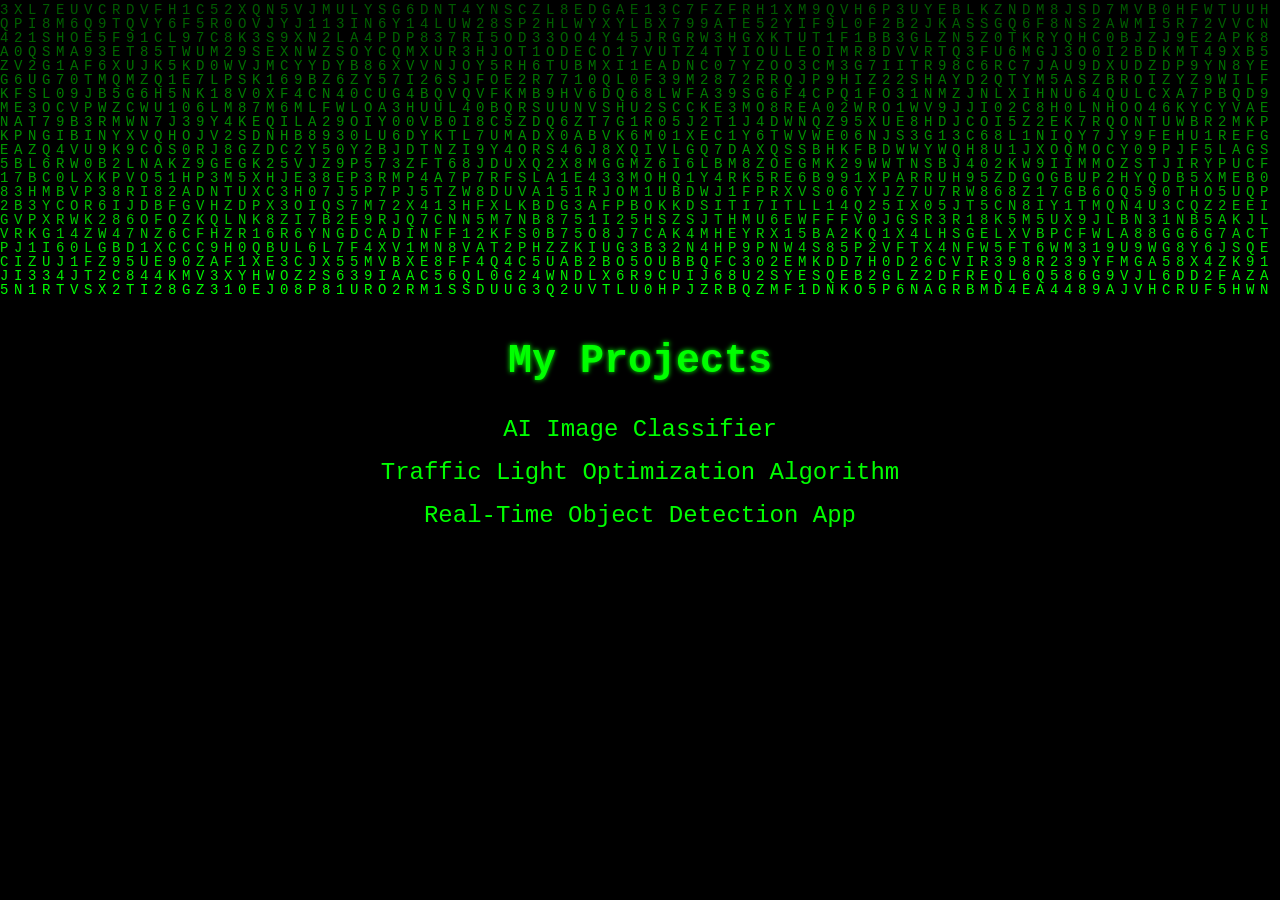
<file: projects.html>
<!DOCTYPE html>
<html lang="en">
<head>
  <meta charset="UTF-8">
  <meta name="viewport" content="width=device-width, initial-scale=1.0">
  <title>Projects - Matrix Style</title>
  <style>
    * {
      margin: 0;
      padding: 0;
      box-sizing: border-box;
    }

    body {
      background-color: black;
      color: #00ff00;
      font-family: 'Courier New', monospace;
      overflow: hidden;
      display: flex;
      justify-content: center;
      align-items: center;
      height: 100vh;
    }

    .matrix-container {
      text-align: center;
      z-index: 1;
      position: relative;
    }

    h1 {
      font-size: 2.5rem;
      text-shadow: 0 0 5px #00ff00;
    }

    ul {
      list-style: none;
      padding: 1rem;
    }

    li {
      margin: 1rem 0;
      font-size: 1.5rem;
    }

    a {
      color: #00ff00;
      text-decoration: none;
    }

    a:hover {
      text-shadow: 0 0 10px #00ff00;
    }

    /* Falling Matrix Effect */
    canvas {
      position: absolute;
      top: 0;
      left: 0;
      z-index: -1;
    }
  </style>
</head>
<body>
  <canvas id="matrixCanvas"></canvas>
  <div class="matrix-container">
    <h1>My Projects</h1>
    <ul>
      <li><a href="https://github.com/arshad3e/AI_Image_Classifier/tree/main?tab=readme-ov-file">AI Image Classifier</a></li>
      <li><a href="https://github.com/arshad3e/Traffic_Signal_Timer">Traffic Light Optimization Algorithm</a></li>
      <li><a href="#">Real-Time Object Detection App</a></li>
    </ul>
  </div>
  <script>
    const canvas = document.getElementById("matrixCanvas");
    const ctx = canvas.getContext("2d");

    canvas.width = window.innerWidth;
    canvas.height = window.innerHeight;

    const characters = "ABCDEFGHIJKLMNOPQRSTUVWXYZ0123456789".split("");
    const fontSize = 14;
    const columns = Math.floor(canvas.width / fontSize);
    const drops = Array(columns).fill(1);

    function drawMatrix() {
      ctx.fillStyle = "rgba(0, 0, 0, 0.05)";
      ctx.fillRect(0, 0, canvas.width, canvas.height);

      ctx.fillStyle = "#00ff00";
      ctx.font = `${fontSize}px 'Courier New'`;

      drops.forEach((y, x) => {
        const text = characters[Math.floor(Math.random() * characters.length)];
        ctx.fillText(text, x * fontSize, y * fontSize);

        if (y * fontSize > canvas.height && Math.random() > 0.975) {
          drops[x] = 0;
        }

        drops[x]++;
      });
    }

    setInterval(drawMatrix, 50);

    window.addEventListener('resize', () => {
      canvas.width = window.innerWidth;
      canvas.height = window.innerHeight;
    });
  </script>
</body>
</html>
</file>
